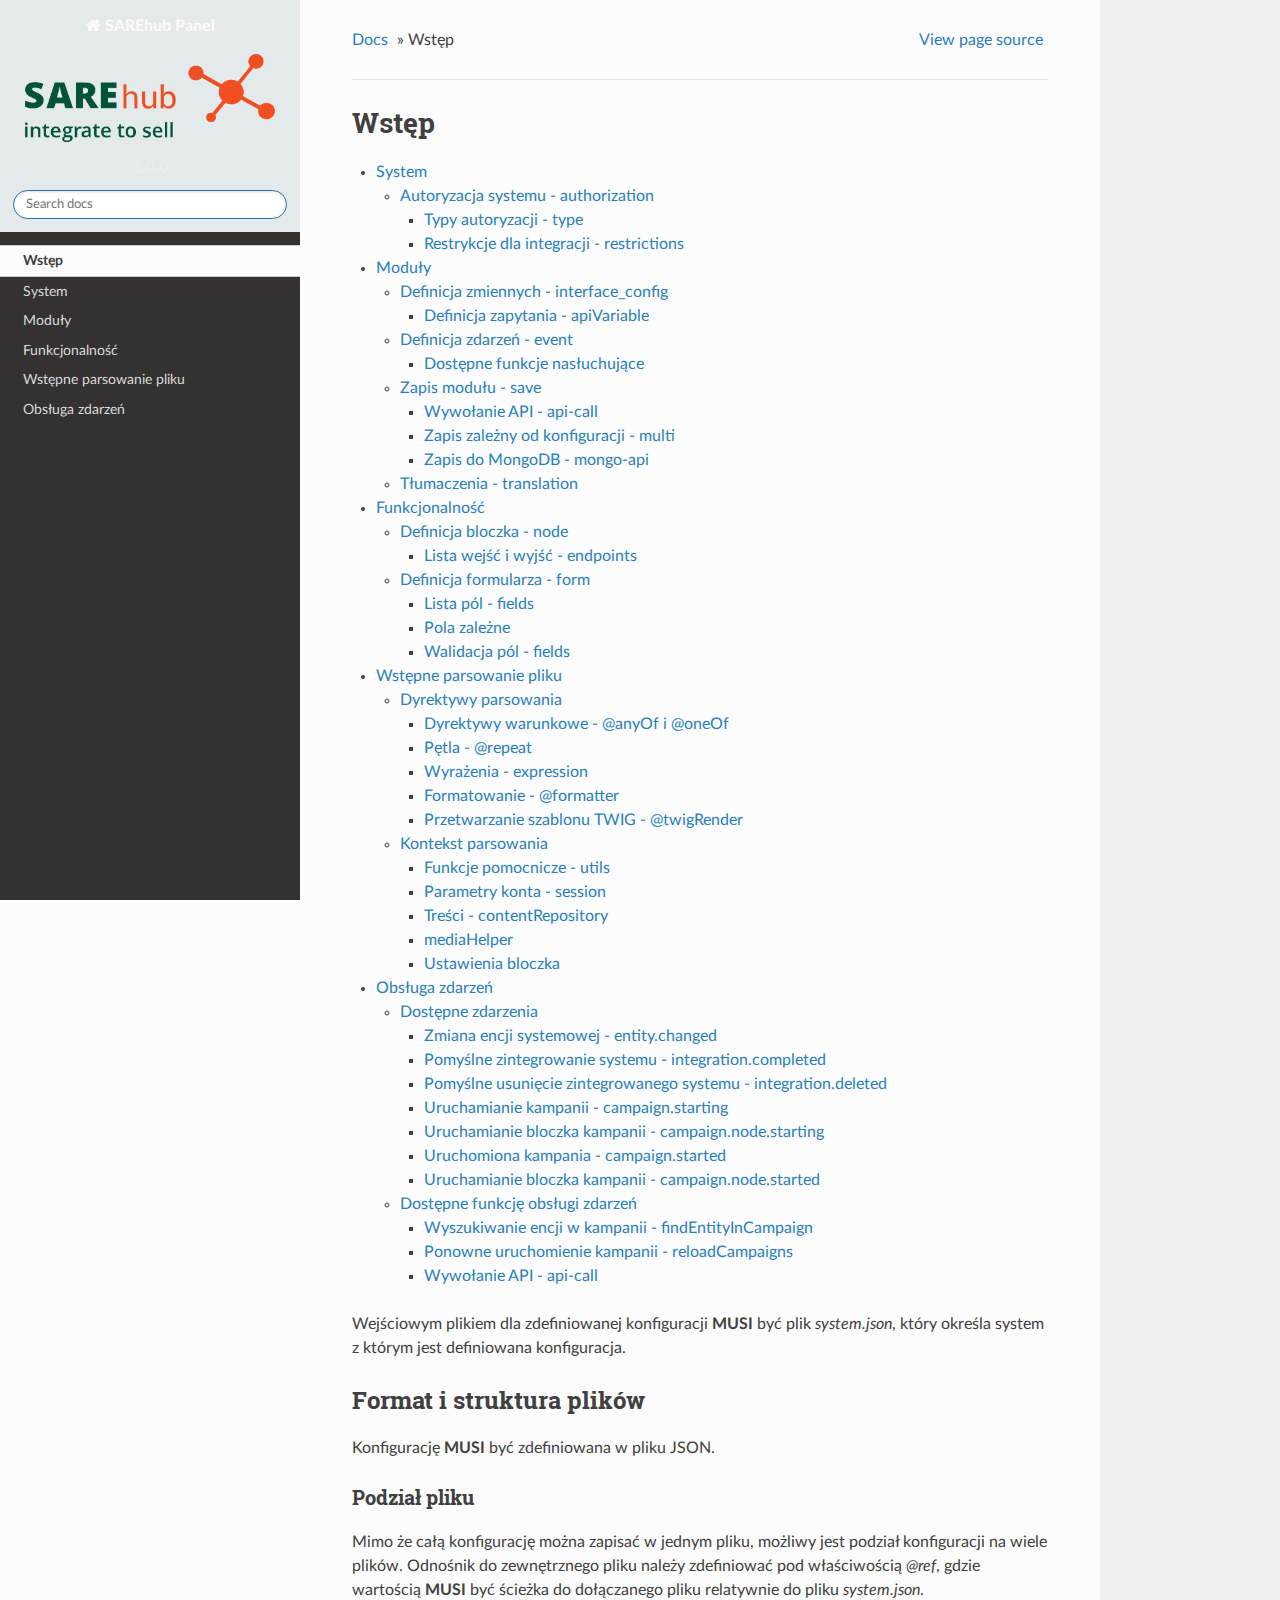
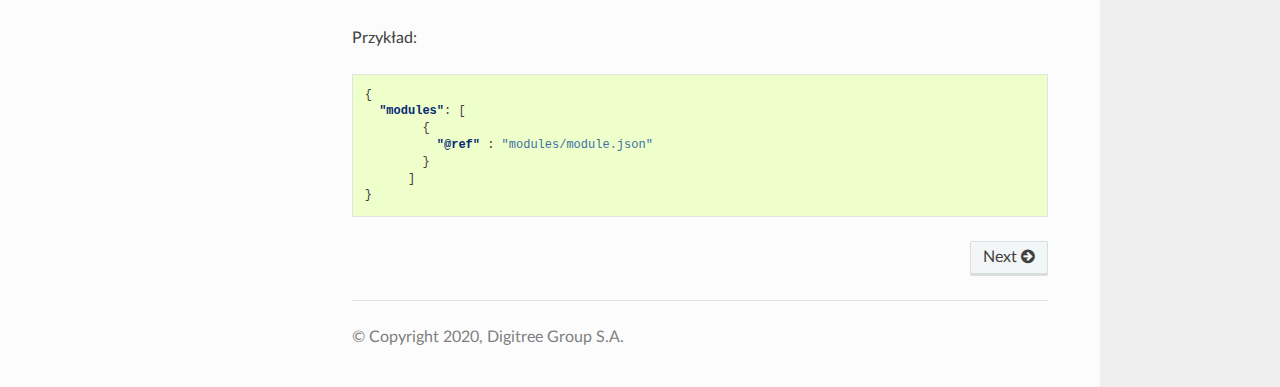
<file: docs/_build/html/index.html>
<!DOCTYPE html>
<!--[if IE 8]><html class="no-js lt-ie9" lang="pl" > <![endif]-->
<!--[if gt IE 8]><!--> <html class="no-js" lang="pl" > <!--<![endif]-->
<head>
  <meta charset="utf-8">
  
  <meta name="viewport" content="width=device-width, initial-scale=1.0">
  
  <title>Wstęp &mdash; SAREhub Panel 1.0.0 - dokumentacja</title>
  

  
  
  
  

  
  <script type="text/javascript" src="_static/js/modernizr.min.js"></script>
  
    
      <script type="text/javascript" id="documentation_options" data-url_root="./" src="_static/documentation_options.js"></script>
        <script type="text/javascript" src="_static/jquery.js"></script>
        <script type="text/javascript" src="_static/underscore.js"></script>
        <script type="text/javascript" src="_static/doctools.js"></script>
        <script type="text/javascript" src="_static/language_data.js"></script>
        <script type="text/javascript" src="_static/translations.js"></script>
    
    <script type="text/javascript" src="_static/js/theme.js"></script>

    

  
  <link rel="stylesheet" href="_static/css/theme.css" type="text/css" />
  <link rel="stylesheet" href="_static/pygments.css" type="text/css" />
  <link rel="stylesheet" href="https://media.readthedocs.org/css/sphinx_rtd_theme.css" type="text/css" />
  <link rel="stylesheet" href="https://media.readthedocs.org/css/readthedocs-doc-embed.css" type="text/css" />
  <link rel="stylesheet" href="_static/css/extra.css" type="text/css" />
    <link rel="index" title="Indeks" href="genindex.html" />
    <link rel="search" title="Szukaj" href="search.html" />
    <link rel="next" title="System" href="system.html" /> 
</head>

<body class="wy-body-for-nav">

   
  <div class="wy-grid-for-nav">
    
    <nav data-toggle="wy-nav-shift" class="wy-nav-side">
      <div class="wy-side-scroll">
        <div class="wy-side-nav-search" >
          

          
            <a href="#" class="icon icon-home"> SAREhub Panel
          

          
            
            <img src="_static/logo.png" class="logo" alt="Logo"/>
          
          </a>

          
            
            
              <div class="version">
                1.0.0
              </div>
            
          

          
<div role="search">
  <form id="rtd-search-form" class="wy-form" action="search.html" method="get">
    <input type="text" name="q" placeholder="Search docs" />
    <input type="hidden" name="check_keywords" value="yes" />
    <input type="hidden" name="area" value="default" />
  </form>
</div>

          
        </div>

        <div class="wy-menu wy-menu-vertical" data-spy="affix" role="navigation" aria-label="main navigation">
          
            
            
              
            
            
              <ul class="current">
<li class="toctree-l1 current"><a class="current reference internal" href="#">Wstęp</a></li>
</ul>
<ul>
<li class="toctree-l1"><a class="reference internal" href="system.html">System</a></li>
<li class="toctree-l1"><a class="reference internal" href="module.html">Moduły</a></li>
<li class="toctree-l1"><a class="reference internal" href="functionality.html">Funkcjonalność</a></li>
<li class="toctree-l1"><a class="reference internal" href="preprocesor.html">Wstępne parsowanie pliku</a></li>
<li class="toctree-l1"><a class="reference internal" href="events.html">Obsługa zdarzeń</a></li>
</ul>

            
          
        </div>
      </div>
    </nav>

    <section data-toggle="wy-nav-shift" class="wy-nav-content-wrap">

      
      <nav class="wy-nav-top" aria-label="top navigation">
        
          <i data-toggle="wy-nav-top" class="fa fa-bars"></i>
          <a href="#">SAREhub Panel</a>
        
      </nav>


      <div class="wy-nav-content">
        
        <div class="rst-content">
        
          















<div role="navigation" aria-label="breadcrumbs navigation">

  <ul class="wy-breadcrumbs">
    
      <li><a href="#">Docs</a> &raquo;</li>
        
      <li>Wstęp</li>
    
    
      <li class="wy-breadcrumbs-aside">
        
            
            <a href="_sources/index.rst.txt" rel="nofollow"> View page source</a>
          
        
      </li>
    
  </ul>

  
  <hr/>
</div>
          <div role="main" class="document" itemscope="itemscope" itemtype="http://schema.org/Article">
           <div itemprop="articleBody">
            
  <div class="section" id="wstep">
<h1>Wstęp<a class="headerlink" href="#wstep" title="Stały odnośnik do tego nagłówka">¶</a></h1>
<div class="toctree-wrapper compound">
</div>
<div class="toctree-wrapper compound">
<ul>
<li class="toctree-l1"><a class="reference internal" href="system.html">System</a><ul>
<li class="toctree-l2"><a class="reference internal" href="system.html#autoryzacja-systemu-authorization">Autoryzacja systemu - authorization</a><ul>
<li class="toctree-l3"><a class="reference internal" href="system.html#typy-autoryzacji-type">Typy autoryzacji - type</a></li>
<li class="toctree-l3"><a class="reference internal" href="system.html#restrykcje-dla-integracji-restrictions">Restrykcje dla integracji - restrictions</a></li>
</ul>
</li>
</ul>
</li>
<li class="toctree-l1"><a class="reference internal" href="module.html">Moduły</a><ul>
<li class="toctree-l2"><a class="reference internal" href="module.html#definicja-zmiennych-interface-config">Definicja zmiennych - interface_config</a><ul>
<li class="toctree-l3"><a class="reference internal" href="module.html#definicja-zapytania-apivariable">Definicja zapytania - apiVariable</a></li>
</ul>
</li>
<li class="toctree-l2"><a class="reference internal" href="module.html#definicja-zdarzen-event">Definicja zdarzeń - event</a><ul>
<li class="toctree-l3"><a class="reference internal" href="module.html#dostepne-funkcje-nasluchujace">Dostępne funkcje nasłuchujące</a></li>
</ul>
</li>
<li class="toctree-l2"><a class="reference internal" href="module.html#zapis-modulu-save">Zapis modułu - save</a><ul>
<li class="toctree-l3"><a class="reference internal" href="module.html#wywolanie-api-api-call">Wywołanie API - api-call</a></li>
<li class="toctree-l3"><a class="reference internal" href="module.html#zapis-zalezny-od-konfiguracji-multi">Zapis zależny od konfiguracji - multi</a></li>
<li class="toctree-l3"><a class="reference internal" href="module.html#zapis-do-mongodb-mongo-api">Zapis do MongoDB - mongo-api</a></li>
</ul>
</li>
<li class="toctree-l2"><a class="reference internal" href="module.html#tlumaczenia-translation">Tłumaczenia - translation</a></li>
</ul>
</li>
<li class="toctree-l1"><a class="reference internal" href="functionality.html">Funkcjonalność</a><ul>
<li class="toctree-l2"><a class="reference internal" href="functionality.html#definicja-bloczka-node">Definicja bloczka - node</a><ul>
<li class="toctree-l3"><a class="reference internal" href="functionality.html#lista-wejsc-i-wyjsc-endpoints">Lista wejść i wyjść - endpoints</a></li>
</ul>
</li>
<li class="toctree-l2"><a class="reference internal" href="functionality.html#definicja-formularza-form">Definicja formularza - form</a><ul>
<li class="toctree-l3"><a class="reference internal" href="functionality.html#lista-pol-fields">Lista pól - fields</a></li>
<li class="toctree-l3"><a class="reference internal" href="functionality.html#pola-zalezne">Pola zależne</a></li>
<li class="toctree-l3"><a class="reference internal" href="functionality.html#walidacja-pol-fields">Walidacja pól - fields</a></li>
</ul>
</li>
</ul>
</li>
<li class="toctree-l1"><a class="reference internal" href="preprocesor.html">Wstępne parsowanie pliku</a><ul>
<li class="toctree-l2"><a class="reference internal" href="preprocesor.html#dyrektywy-parsowania">Dyrektywy parsowania</a><ul>
<li class="toctree-l3"><a class="reference internal" href="preprocesor.html#dyrektywy-warunkowe-anyof-i-oneof">Dyrektywy warunkowe - &#64;anyOf i &#64;oneOf</a></li>
<li class="toctree-l3"><a class="reference internal" href="preprocesor.html#petla-repeat">Pętla - &#64;repeat</a></li>
<li class="toctree-l3"><a class="reference internal" href="preprocesor.html#wyrazenia-expression">Wyrażenia - expression</a></li>
<li class="toctree-l3"><a class="reference internal" href="preprocesor.html#formatowanie-formatter">Formatowanie - &#64;formatter</a></li>
<li class="toctree-l3"><a class="reference internal" href="preprocesor.html#przetwarzanie-szablonu-twig-twigrender">Przetwarzanie szablonu TWIG - &#64;twigRender</a></li>
</ul>
</li>
<li class="toctree-l2"><a class="reference internal" href="preprocesor.html#kontekst-parsowania">Kontekst parsowania</a><ul>
<li class="toctree-l3"><a class="reference internal" href="preprocesor.html#funkcje-pomocnicze-utils">Funkcje pomocnicze - utils</a></li>
<li class="toctree-l3"><a class="reference internal" href="preprocesor.html#parametry-konta-session">Parametry konta - session</a></li>
<li class="toctree-l3"><a class="reference internal" href="preprocesor.html#tresci-contentrepository">Treści - contentRepository</a></li>
<li class="toctree-l3"><a class="reference internal" href="preprocesor.html#mediahelper">mediaHelper</a></li>
<li class="toctree-l3"><a class="reference internal" href="preprocesor.html#ustawienia-bloczka">Ustawienia bloczka</a></li>
</ul>
</li>
</ul>
</li>
<li class="toctree-l1"><a class="reference internal" href="events.html">Obsługa zdarzeń</a><ul>
<li class="toctree-l2"><a class="reference internal" href="events.html#dostepne-zdarzenia">Dostępne zdarzenia</a><ul>
<li class="toctree-l3"><a class="reference internal" href="events.html#zmiana-encji-systemowej-entity-changed">Zmiana encji systemowej - entity.changed</a></li>
<li class="toctree-l3"><a class="reference internal" href="events.html#pomyslne-zintegrowanie-systemu-integration-completed">Pomyślne zintegrowanie systemu - integration.completed</a></li>
<li class="toctree-l3"><a class="reference internal" href="events.html#pomyslne-usuniecie-zintegrowanego-systemu-integration-deleted">Pomyślne usunięcie zintegrowanego systemu - integration.deleted</a></li>
<li class="toctree-l3"><a class="reference internal" href="events.html#uruchamianie-kampanii-campaign-starting">Uruchamianie kampanii - campaign.starting</a></li>
<li class="toctree-l3"><a class="reference internal" href="events.html#uruchamianie-bloczka-kampanii-campaign-node-starting">Uruchamianie bloczka kampanii - campaign.node.starting</a></li>
<li class="toctree-l3"><a class="reference internal" href="events.html#uruchomiona-kampania-campaign-started">Uruchomiona kampania - campaign.started</a></li>
<li class="toctree-l3"><a class="reference internal" href="events.html#uruchamianie-bloczka-kampanii-campaign-node-started">Uruchamianie bloczka kampanii - campaign.node.started</a></li>
</ul>
</li>
<li class="toctree-l2"><a class="reference internal" href="events.html#dostepne-funkcje-obslugi-zdarzen">Dostępne funkcję obsługi zdarzeń</a><ul>
<li class="toctree-l3"><a class="reference internal" href="events.html#wyszukiwanie-encji-w-kampanii-findentityincampaign">Wyszukiwanie encji w kampanii - findEntityInCampaign</a></li>
<li class="toctree-l3"><a class="reference internal" href="events.html#ponowne-uruchomienie-kampanii-reloadcampaigns">Ponowne uruchomienie kampanii - reloadCampaigns</a></li>
<li class="toctree-l3"><a class="reference internal" href="events.html#wywolanie-api-api-call">Wywołanie API - api-call</a></li>
</ul>
</li>
</ul>
</li>
</ul>
</div>
<p>Wejściowym plikiem dla zdefiniowanej konfiguracji <strong>MUSI</strong> być plik <em>system.json</em>, który określa system z którym jest definiowana konfiguracja.</p>
<div class="section" id="format-i-struktura-plikow">
<h2>Format i struktura plików<a class="headerlink" href="#format-i-struktura-plikow" title="Stały odnośnik do tego nagłówka">¶</a></h2>
<p>Konfigurację <strong>MUSI</strong> być zdefiniowana w pliku JSON.</p>
<div class="section" id="podzial-pliku">
<h3>Podział pliku<a class="headerlink" href="#podzial-pliku" title="Stały odnośnik do tego nagłówka">¶</a></h3>
<p>Mimo że całą konfigurację&nbsp;można zapisać w jednym pliku, możliwy jest podział konfiguracji na wiele plików.
Odnośnik do zewnętrznego pliku należy zdefiniować pod właściwością <em>&#64;ref</em>, gdzie wartością <strong>MUSI</strong> być ścieżka do dołączanego pliku relatywnie do pliku <em>system.json</em>.</p>
<p>Przykład:</p>
<div class="highlight-json notranslate"><div class="highlight"><pre><span></span><span class="p">{</span>
  <span class="nt">&quot;modules&quot;</span><span class="p">:</span> <span class="p">[</span>
        <span class="p">{</span>
          <span class="nt">&quot;@ref&quot;</span> <span class="p">:</span> <span class="s2">&quot;modules/module.json&quot;</span>
        <span class="p">}</span>
      <span class="p">]</span>
<span class="p">}</span>
</pre></div>
</div>
</div>
</div>
</div>


           </div>
           
          </div>
          <footer>
  
    <div class="rst-footer-buttons" role="navigation" aria-label="footer navigation">
      
        <a href="system.html" class="btn btn-neutral float-right" title="System" accesskey="n" rel="next">Next <span class="fa fa-arrow-circle-right"></span></a>
      
      
    </div>
  

  <hr/>

  <div role="contentinfo">
    <p>
        &copy; Copyright 2020, Digitree Group S.A.

    </p>
  </div> 

</footer>

        </div>
      </div>

    </section>

  </div>
  


  <script type="text/javascript">
      jQuery(function () {
          SphinxRtdTheme.Navigation.enable(true);
      });
  </script>

  
  
    
   

</body>
</html>
</file>
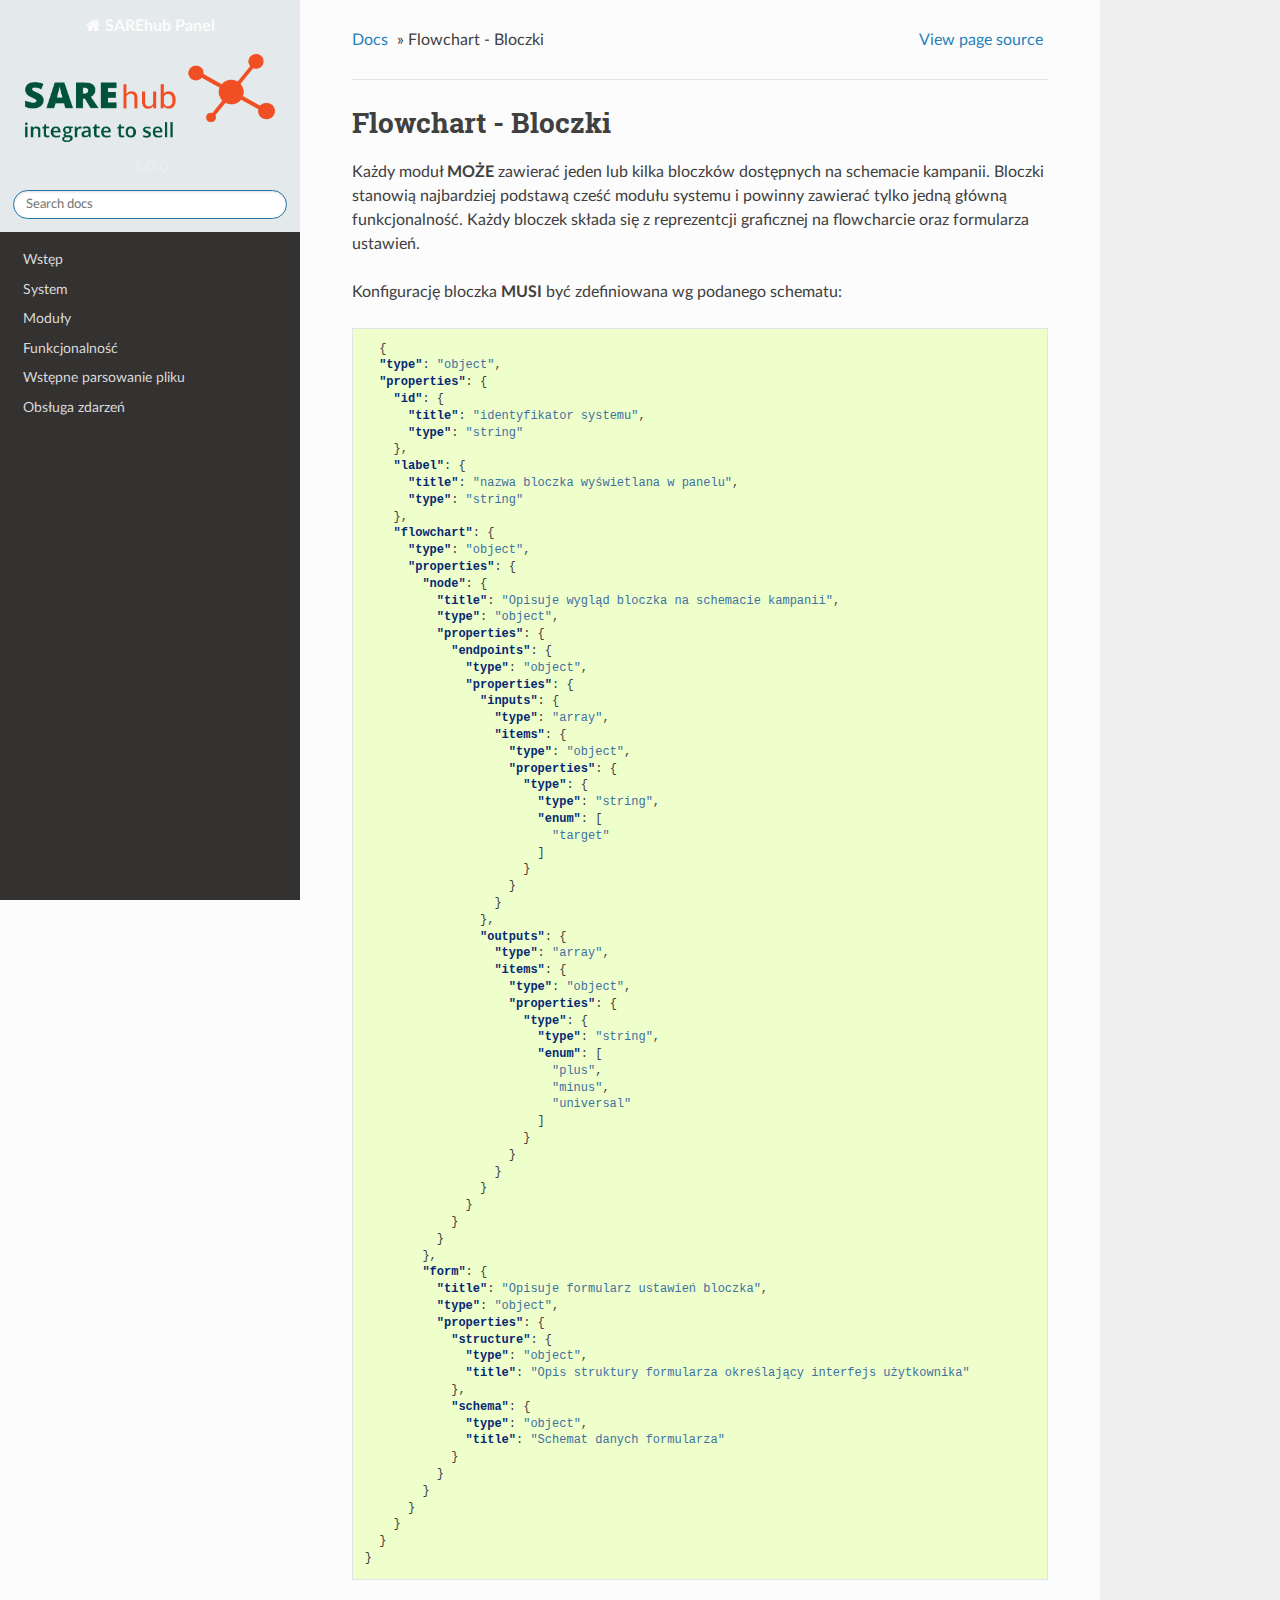
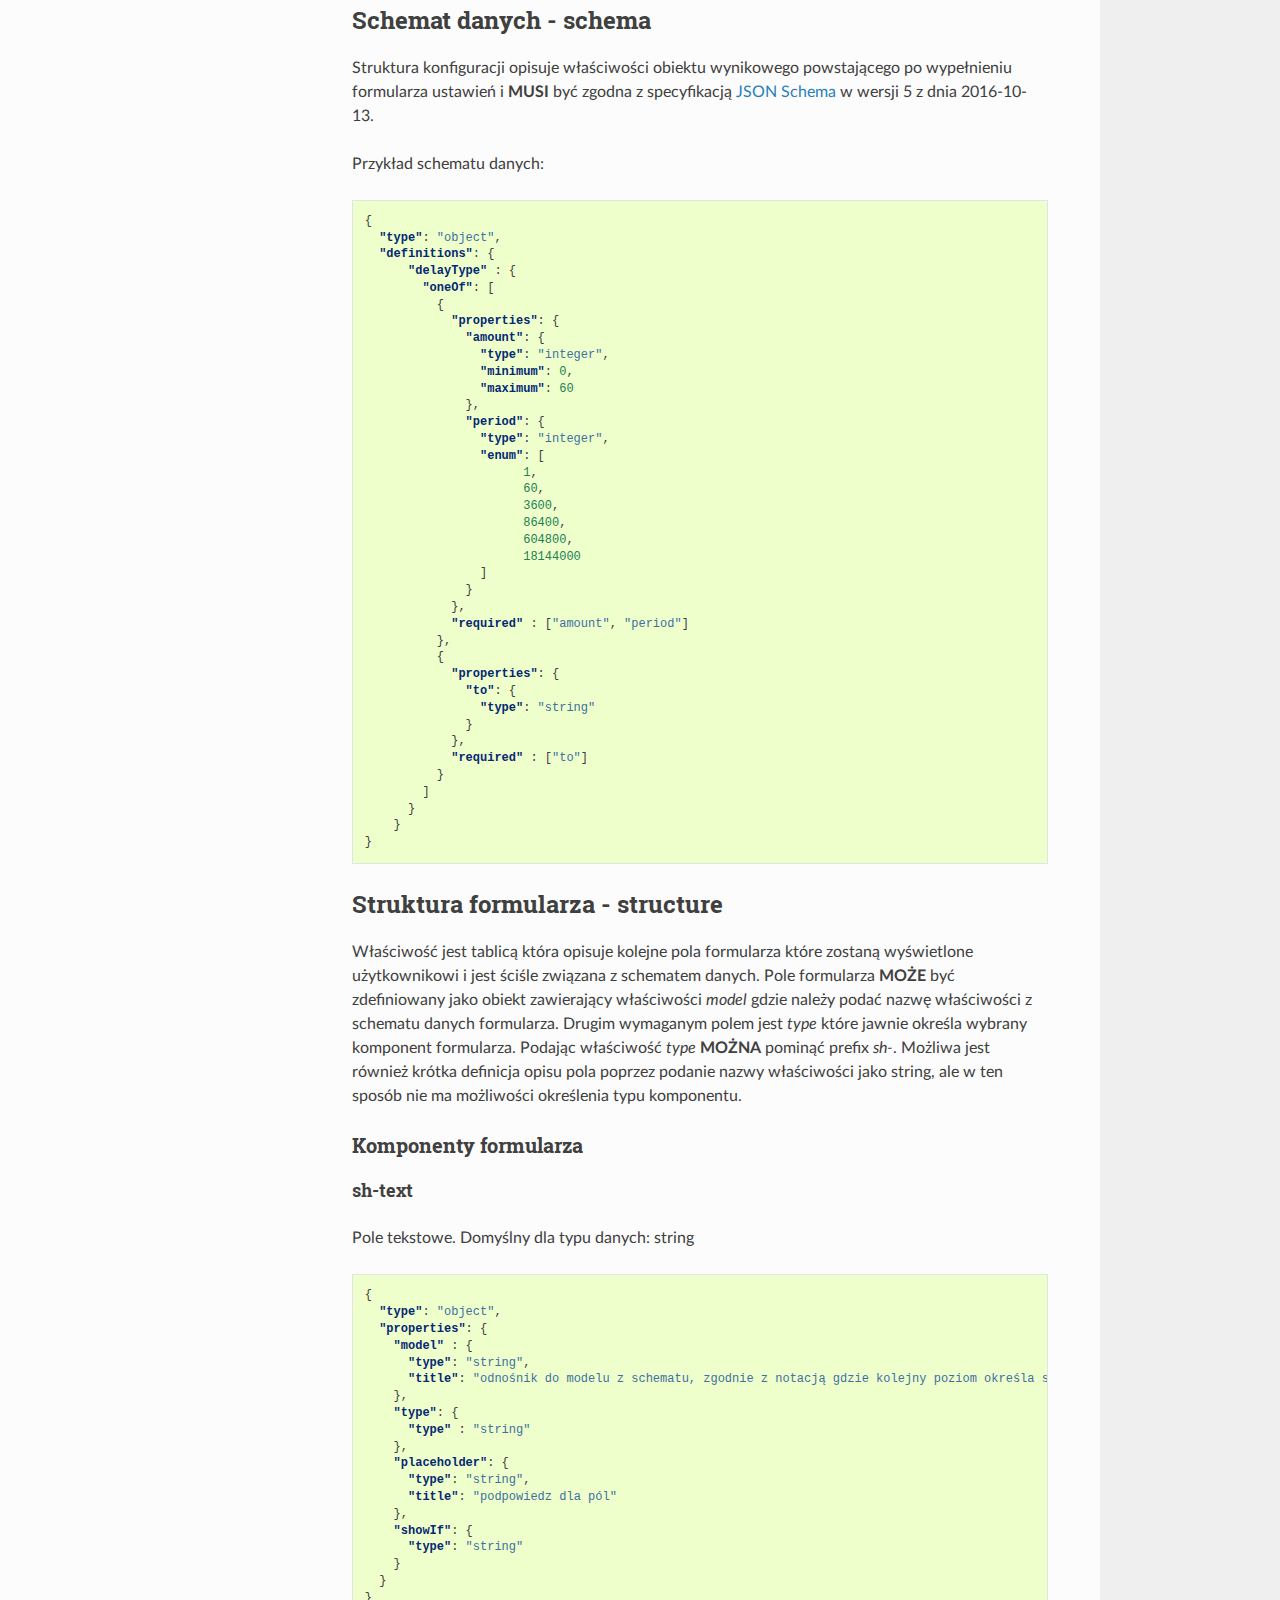
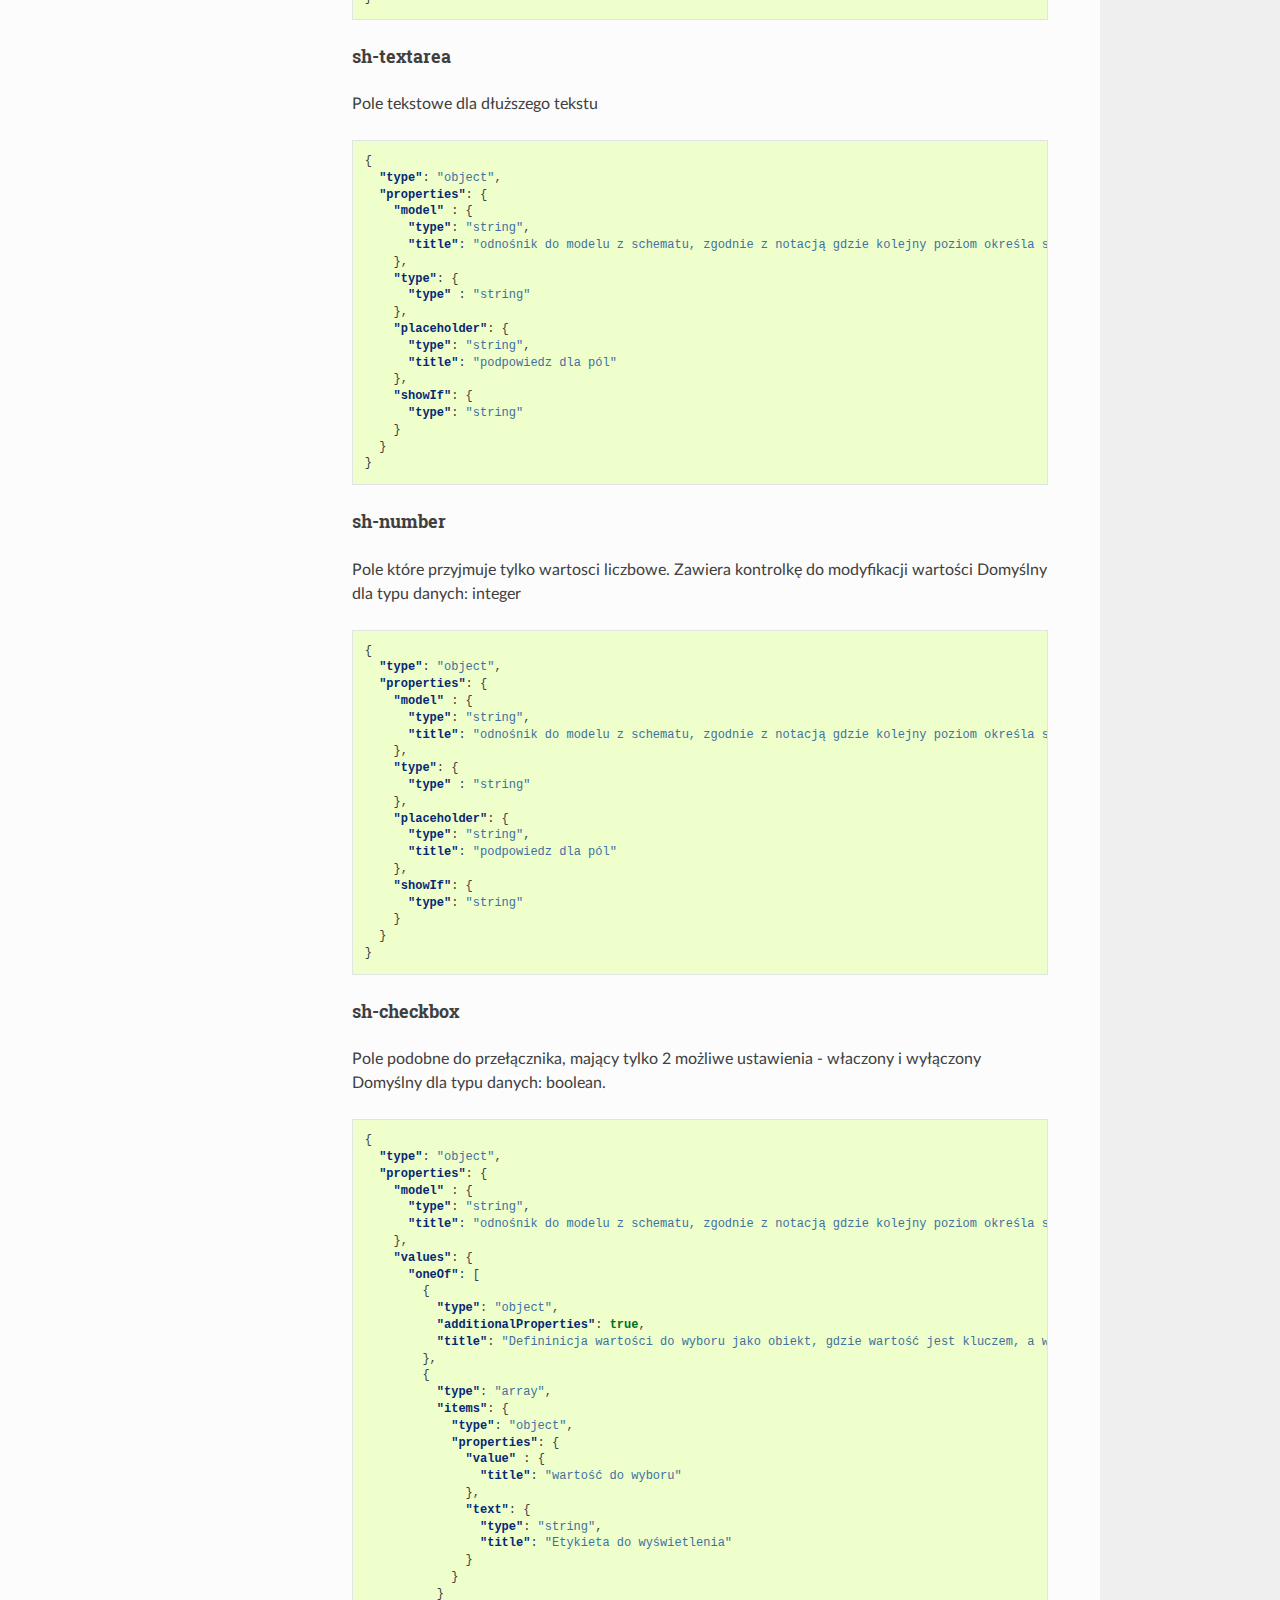
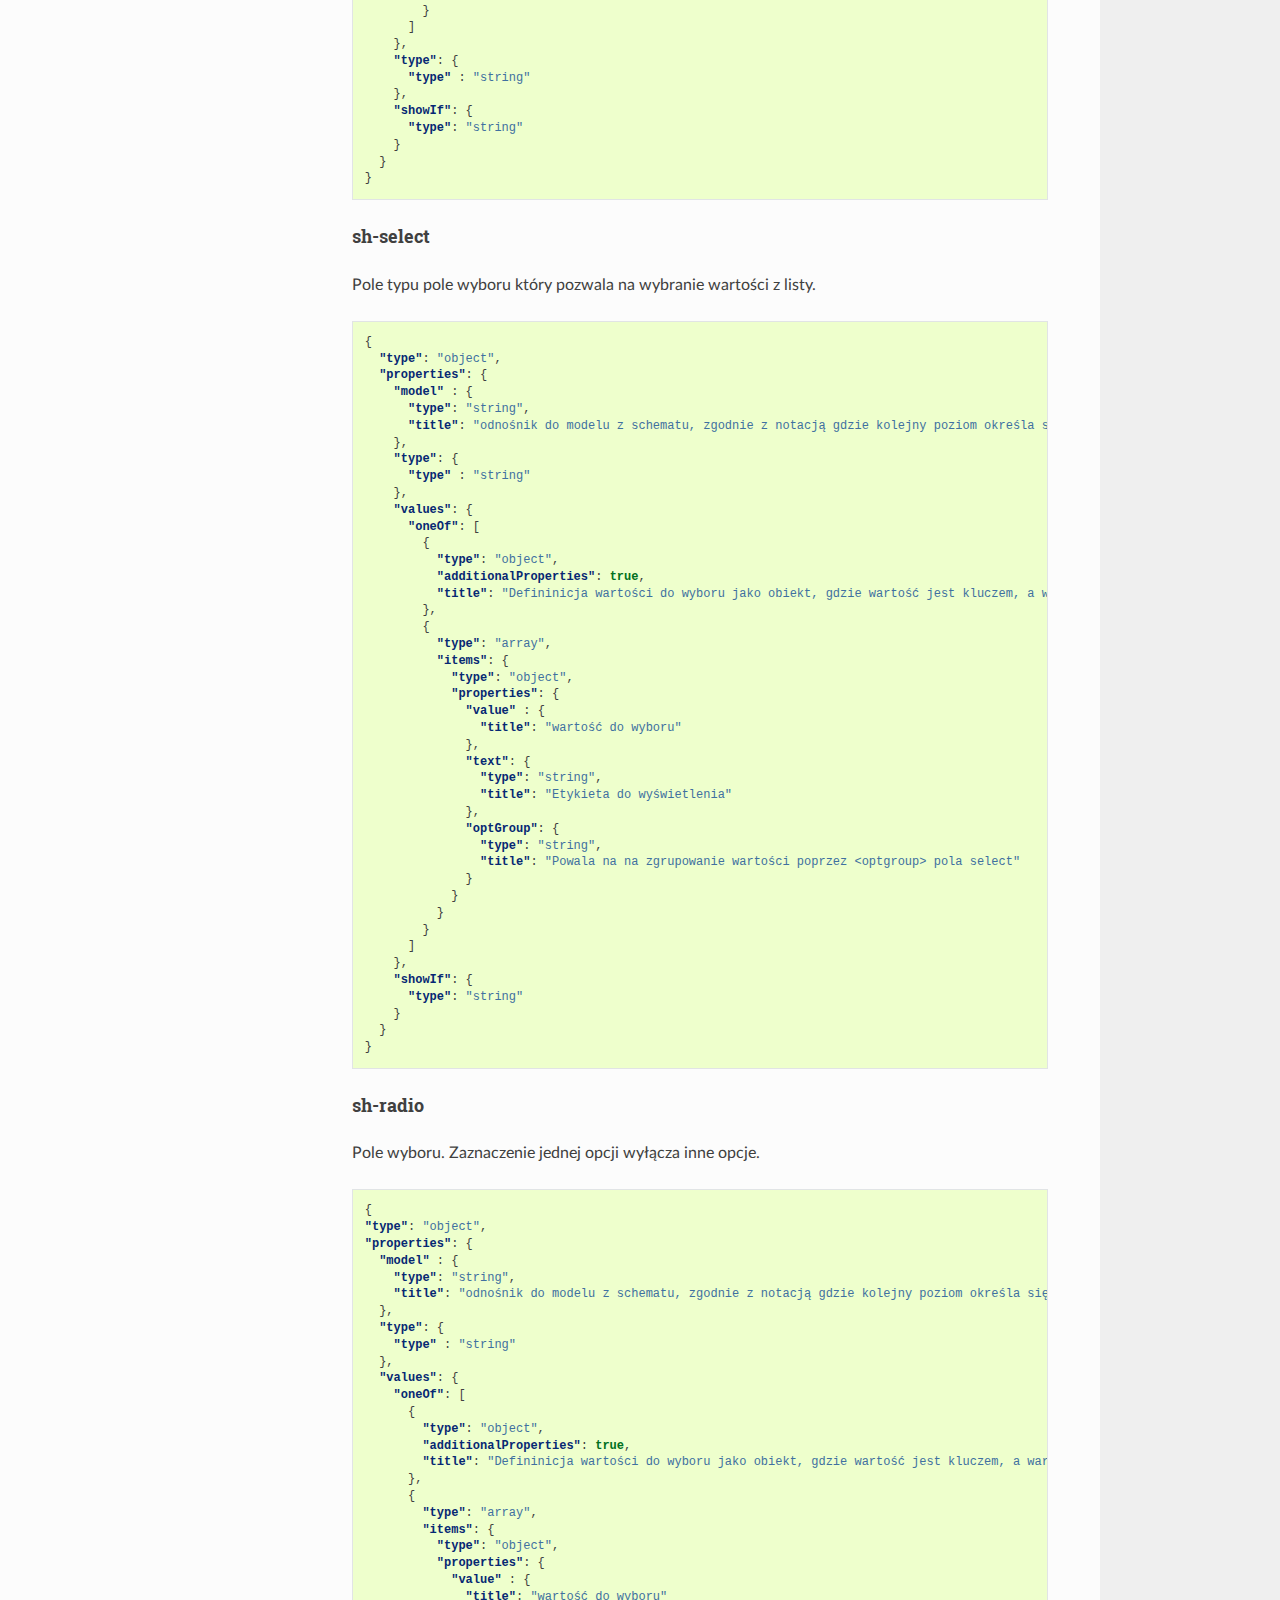
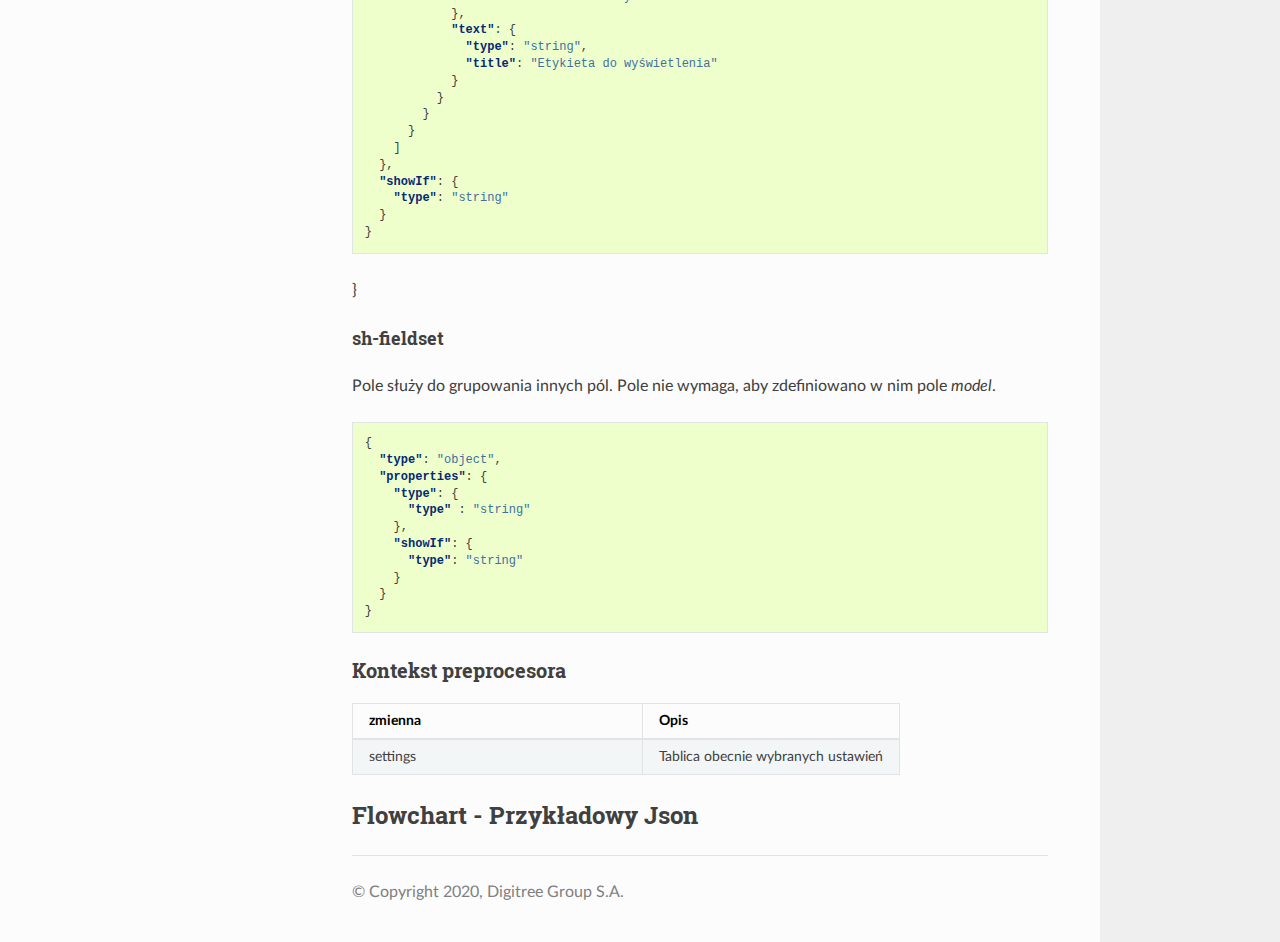
<file: docs/_build/html/flowchart.html>
<!DOCTYPE html>
<!--[if IE 8]><html class="no-js lt-ie9" lang="pl" > <![endif]-->
<!--[if gt IE 8]><!--> <html class="no-js" lang="pl" > <!--<![endif]-->
<head>
  <meta charset="utf-8">
  
  <meta name="viewport" content="width=device-width, initial-scale=1.0">
  
  <title>Flowchart - Bloczki &mdash; SAREhub Panel 1.0.0 - dokumentacja</title>
  

  
  
  
  

  
  <script type="text/javascript" src="_static/js/modernizr.min.js"></script>
  
    
      <script type="text/javascript" id="documentation_options" data-url_root="./" src="_static/documentation_options.js"></script>
        <script type="text/javascript" src="_static/jquery.js"></script>
        <script type="text/javascript" src="_static/underscore.js"></script>
        <script type="text/javascript" src="_static/doctools.js"></script>
        <script type="text/javascript" src="_static/language_data.js"></script>
        <script type="text/javascript" src="_static/translations.js"></script>
    
    <script type="text/javascript" src="_static/js/theme.js"></script>

    

  
  <link rel="stylesheet" href="_static/css/theme.css" type="text/css" />
  <link rel="stylesheet" href="_static/pygments.css" type="text/css" />
  <link rel="stylesheet" href="https://media.readthedocs.org/css/sphinx_rtd_theme.css" type="text/css" />
  <link rel="stylesheet" href="https://media.readthedocs.org/css/readthedocs-doc-embed.css" type="text/css" />
  <link rel="stylesheet" href="_static/css/extra.css" type="text/css" />
    <link rel="index" title="Indeks" href="genindex.html" />
    <link rel="search" title="Szukaj" href="search.html" /> 
</head>

<body class="wy-body-for-nav">

   
  <div class="wy-grid-for-nav">
    
    <nav data-toggle="wy-nav-shift" class="wy-nav-side">
      <div class="wy-side-scroll">
        <div class="wy-side-nav-search" >
          

          
            <a href="index.html" class="icon icon-home"> SAREhub Panel
          

          
            
            <img src="_static/logo.png" class="logo" alt="Logo"/>
          
          </a>

          
            
            
              <div class="version">
                1.0.0
              </div>
            
          

          
<div role="search">
  <form id="rtd-search-form" class="wy-form" action="search.html" method="get">
    <input type="text" name="q" placeholder="Search docs" />
    <input type="hidden" name="check_keywords" value="yes" />
    <input type="hidden" name="area" value="default" />
  </form>
</div>

          
        </div>

        <div class="wy-menu wy-menu-vertical" data-spy="affix" role="navigation" aria-label="main navigation">
          
            
            
              
            
            
              <ul>
<li class="toctree-l1"><a class="reference internal" href="index.html">Wstęp</a></li>
</ul>
<ul>
<li class="toctree-l1"><a class="reference internal" href="system.html">System</a></li>
<li class="toctree-l1"><a class="reference internal" href="module.html">Moduły</a></li>
<li class="toctree-l1"><a class="reference internal" href="functionality.html">Funkcjonalność</a></li>
<li class="toctree-l1"><a class="reference internal" href="preprocesor.html">Wstępne parsowanie pliku</a></li>
<li class="toctree-l1"><a class="reference internal" href="events.html">Obsługa zdarzeń</a></li>
</ul>

            
          
        </div>
      </div>
    </nav>

    <section data-toggle="wy-nav-shift" class="wy-nav-content-wrap">

      
      <nav class="wy-nav-top" aria-label="top navigation">
        
          <i data-toggle="wy-nav-top" class="fa fa-bars"></i>
          <a href="index.html">SAREhub Panel</a>
        
      </nav>


      <div class="wy-nav-content">
        
        <div class="rst-content">
        
          















<div role="navigation" aria-label="breadcrumbs navigation">

  <ul class="wy-breadcrumbs">
    
      <li><a href="index.html">Docs</a> &raquo;</li>
        
      <li>Flowchart - Bloczki</li>
    
    
      <li class="wy-breadcrumbs-aside">
        
            
            <a href="_sources/flowchart.rst.txt" rel="nofollow"> View page source</a>
          
        
      </li>
    
  </ul>

  
  <hr/>
</div>
          <div role="main" class="document" itemscope="itemscope" itemtype="http://schema.org/Article">
           <div itemprop="articleBody">
            
  <div class="section" id="flowchart-bloczki">
<h1>Flowchart - Bloczki<a class="headerlink" href="#flowchart-bloczki" title="Stały odnośnik do tego nagłówka">¶</a></h1>
<p>Każdy moduł <strong>MOŻE</strong> zawierać jeden lub kilka bloczków dostępnych na schemacie kampanii.
Bloczki stanowią najbardziej podstawą cześć modułu systemu i powinny zawierać tylko jedną główną funkcjonalność.
Każdy bloczek składa się z reprezentcji graficznej na flowcharcie oraz formularza ustawień.</p>
<p>Konfigurację bloczka <strong>MUSI</strong> być zdefiniowana wg podanego schematu:</p>
<div class="highlight-json notranslate"><div class="highlight"><pre><span></span>  <span class="p">{</span>
  <span class="nt">&quot;type&quot;</span><span class="p">:</span> <span class="s2">&quot;object&quot;</span><span class="p">,</span>
  <span class="nt">&quot;properties&quot;</span><span class="p">:</span> <span class="p">{</span>
    <span class="nt">&quot;id&quot;</span><span class="p">:</span> <span class="p">{</span>
      <span class="nt">&quot;title&quot;</span><span class="p">:</span> <span class="s2">&quot;identyfikator systemu&quot;</span><span class="p">,</span>
      <span class="nt">&quot;type&quot;</span><span class="p">:</span> <span class="s2">&quot;string&quot;</span>
    <span class="p">},</span>
    <span class="nt">&quot;label&quot;</span><span class="p">:</span> <span class="p">{</span>
      <span class="nt">&quot;title&quot;</span><span class="p">:</span> <span class="s2">&quot;nazwa bloczka wyświetlana w panelu&quot;</span><span class="p">,</span>
      <span class="nt">&quot;type&quot;</span><span class="p">:</span> <span class="s2">&quot;string&quot;</span>
    <span class="p">},</span>
    <span class="nt">&quot;flowchart&quot;</span><span class="p">:</span> <span class="p">{</span>
      <span class="nt">&quot;type&quot;</span><span class="p">:</span> <span class="s2">&quot;object&quot;</span><span class="p">,</span>
      <span class="nt">&quot;properties&quot;</span><span class="p">:</span> <span class="p">{</span>
        <span class="nt">&quot;node&quot;</span><span class="p">:</span> <span class="p">{</span>
          <span class="nt">&quot;title&quot;</span><span class="p">:</span> <span class="s2">&quot;Opisuje wygląd bloczka na schemacie kampanii&quot;</span><span class="p">,</span>
          <span class="nt">&quot;type&quot;</span><span class="p">:</span> <span class="s2">&quot;object&quot;</span><span class="p">,</span>
          <span class="nt">&quot;properties&quot;</span><span class="p">:</span> <span class="p">{</span>
            <span class="nt">&quot;endpoints&quot;</span><span class="p">:</span> <span class="p">{</span>
              <span class="nt">&quot;type&quot;</span><span class="p">:</span> <span class="s2">&quot;object&quot;</span><span class="p">,</span>
              <span class="nt">&quot;properties&quot;</span><span class="p">:</span> <span class="p">{</span>
                <span class="nt">&quot;inputs&quot;</span><span class="p">:</span> <span class="p">{</span>
                  <span class="nt">&quot;type&quot;</span><span class="p">:</span> <span class="s2">&quot;array&quot;</span><span class="p">,</span>
                  <span class="nt">&quot;items&quot;</span><span class="p">:</span> <span class="p">{</span>
                    <span class="nt">&quot;type&quot;</span><span class="p">:</span> <span class="s2">&quot;object&quot;</span><span class="p">,</span>
                    <span class="nt">&quot;properties&quot;</span><span class="p">:</span> <span class="p">{</span>
                      <span class="nt">&quot;type&quot;</span><span class="p">:</span> <span class="p">{</span>
                        <span class="nt">&quot;type&quot;</span><span class="p">:</span> <span class="s2">&quot;string&quot;</span><span class="p">,</span>
                        <span class="nt">&quot;enum&quot;</span><span class="p">:</span> <span class="p">[</span>
                          <span class="s2">&quot;target&quot;</span>
                        <span class="p">]</span>
                      <span class="p">}</span>
                    <span class="p">}</span>
                  <span class="p">}</span>
                <span class="p">},</span>
                <span class="nt">&quot;outputs&quot;</span><span class="p">:</span> <span class="p">{</span>
                  <span class="nt">&quot;type&quot;</span><span class="p">:</span> <span class="s2">&quot;array&quot;</span><span class="p">,</span>
                  <span class="nt">&quot;items&quot;</span><span class="p">:</span> <span class="p">{</span>
                    <span class="nt">&quot;type&quot;</span><span class="p">:</span> <span class="s2">&quot;object&quot;</span><span class="p">,</span>
                    <span class="nt">&quot;properties&quot;</span><span class="p">:</span> <span class="p">{</span>
                      <span class="nt">&quot;type&quot;</span><span class="p">:</span> <span class="p">{</span>
                        <span class="nt">&quot;type&quot;</span><span class="p">:</span> <span class="s2">&quot;string&quot;</span><span class="p">,</span>
                        <span class="nt">&quot;enum&quot;</span><span class="p">:</span> <span class="p">[</span>
                          <span class="s2">&quot;plus&quot;</span><span class="p">,</span>
                          <span class="s2">&quot;minus&quot;</span><span class="p">,</span>
                          <span class="s2">&quot;universal&quot;</span>
                        <span class="p">]</span>
                      <span class="p">}</span>
                    <span class="p">}</span>
                  <span class="p">}</span>
                <span class="p">}</span>
              <span class="p">}</span>
            <span class="p">}</span>
          <span class="p">}</span>
        <span class="p">},</span>
        <span class="nt">&quot;form&quot;</span><span class="p">:</span> <span class="p">{</span>
          <span class="nt">&quot;title&quot;</span><span class="p">:</span> <span class="s2">&quot;Opisuje formularz ustawień bloczka&quot;</span><span class="p">,</span>
          <span class="nt">&quot;type&quot;</span><span class="p">:</span> <span class="s2">&quot;object&quot;</span><span class="p">,</span>
          <span class="nt">&quot;properties&quot;</span><span class="p">:</span> <span class="p">{</span>
            <span class="nt">&quot;structure&quot;</span><span class="p">:</span> <span class="p">{</span>
              <span class="nt">&quot;type&quot;</span><span class="p">:</span> <span class="s2">&quot;object&quot;</span><span class="p">,</span>
              <span class="nt">&quot;title&quot;</span><span class="p">:</span> <span class="s2">&quot;Opis struktury formularza określający interfejs użytkownika&quot;</span>
            <span class="p">},</span>
            <span class="nt">&quot;schema&quot;</span><span class="p">:</span> <span class="p">{</span>
              <span class="nt">&quot;type&quot;</span><span class="p">:</span> <span class="s2">&quot;object&quot;</span><span class="p">,</span>
              <span class="nt">&quot;title&quot;</span><span class="p">:</span> <span class="s2">&quot;Schemat danych formularza&quot;</span>
            <span class="p">}</span>
          <span class="p">}</span>
        <span class="p">}</span>
      <span class="p">}</span>
    <span class="p">}</span>
  <span class="p">}</span>
<span class="p">}</span>
</pre></div>
</div>
<div class="section" id="schemat-danych-schema">
<h2>Schemat danych - schema<a class="headerlink" href="#schemat-danych-schema" title="Stały odnośnik do tego nagłówka">¶</a></h2>
<p>Struktura konfiguracji opisuje właściwości obiektu wynikowego powstającego po wypełnieniu formularza ustawień i <strong>MUSI</strong> być zgodna z specyfikacją&nbsp;<a class="reference external" href="http://json-schema.org/">JSON Schema</a> w wersji 5 z dnia 2016-10-13.</p>
<p>Przykład schematu danych:</p>
<div class="highlight-json notranslate"><div class="highlight"><pre><span></span><span class="p">{</span>
  <span class="nt">&quot;type&quot;</span><span class="p">:</span> <span class="s2">&quot;object&quot;</span><span class="p">,</span>
  <span class="nt">&quot;definitions&quot;</span><span class="p">:</span> <span class="p">{</span>
      <span class="nt">&quot;delayType&quot;</span> <span class="p">:</span> <span class="p">{</span>
        <span class="nt">&quot;oneOf&quot;</span><span class="p">:</span> <span class="p">[</span>
          <span class="p">{</span>
            <span class="nt">&quot;properties&quot;</span><span class="p">:</span> <span class="p">{</span>
              <span class="nt">&quot;amount&quot;</span><span class="p">:</span> <span class="p">{</span>
                <span class="nt">&quot;type&quot;</span><span class="p">:</span> <span class="s2">&quot;integer&quot;</span><span class="p">,</span>
                <span class="nt">&quot;minimum&quot;</span><span class="p">:</span> <span class="mi">0</span><span class="p">,</span>
                <span class="nt">&quot;maximum&quot;</span><span class="p">:</span> <span class="mi">60</span>
              <span class="p">},</span>
              <span class="nt">&quot;period&quot;</span><span class="p">:</span> <span class="p">{</span>
                <span class="nt">&quot;type&quot;</span><span class="p">:</span> <span class="s2">&quot;integer&quot;</span><span class="p">,</span>
                <span class="nt">&quot;enum&quot;</span><span class="p">:</span> <span class="p">[</span>
                      <span class="mi">1</span><span class="p">,</span>
                      <span class="mi">60</span><span class="p">,</span>
                      <span class="mi">3600</span><span class="p">,</span>
                      <span class="mi">86400</span><span class="p">,</span>
                      <span class="mi">604800</span><span class="p">,</span>
                      <span class="mi">18144000</span>
                <span class="p">]</span>
              <span class="p">}</span>
            <span class="p">},</span>
            <span class="nt">&quot;required&quot;</span> <span class="p">:</span> <span class="p">[</span><span class="s2">&quot;amount&quot;</span><span class="p">,</span> <span class="s2">&quot;period&quot;</span><span class="p">]</span>
          <span class="p">},</span>
          <span class="p">{</span>
            <span class="nt">&quot;properties&quot;</span><span class="p">:</span> <span class="p">{</span>
              <span class="nt">&quot;to&quot;</span><span class="p">:</span> <span class="p">{</span>
                <span class="nt">&quot;type&quot;</span><span class="p">:</span> <span class="s2">&quot;string&quot;</span>
              <span class="p">}</span>
            <span class="p">},</span>
            <span class="nt">&quot;required&quot;</span> <span class="p">:</span> <span class="p">[</span><span class="s2">&quot;to&quot;</span><span class="p">]</span>
          <span class="p">}</span>
        <span class="p">]</span>
      <span class="p">}</span>
    <span class="p">}</span>
<span class="p">}</span>
</pre></div>
</div>
</div>
<div class="section" id="struktura-formularza-structure">
<h2>Struktura formularza - structure<a class="headerlink" href="#struktura-formularza-structure" title="Stały odnośnik do tego nagłówka">¶</a></h2>
<p>Właściwość jest tablicą która opisuje kolejne pola formularza które zostaną wyświetlone użytkownikowi i jest ściśle związana z schematem danych.
Pole formularza <strong>MOŻE</strong> być zdefiniowany jako obiekt zawierający właściwości <em>model</em> gdzie należy podać nazwę właściwości z schematu danych formularza.
Drugim wymaganym polem jest <em>type</em> które jawnie określa wybrany komponent formularza.
Podając właściwość <em>type</em> <strong>MOŻNA</strong> pominąć prefix <em>sh-</em>.
Możliwa jest również krótka definicja opisu pola poprzez podanie nazwy właściwości jako string,
ale w ten sposób nie ma możliwości określenia typu komponentu.</p>
<div class="section" id="komponenty-formularza">
<h3>Komponenty formularza<a class="headerlink" href="#komponenty-formularza" title="Stały odnośnik do tego nagłówka">¶</a></h3>
<div class="section" id="sh-text">
<h4>sh-text<a class="headerlink" href="#sh-text" title="Stały odnośnik do tego nagłówka">¶</a></h4>
<p>Pole tekstowe.
Domyślny dla typu danych: string</p>
<div class="highlight-json notranslate"><div class="highlight"><pre><span></span><span class="p">{</span>
  <span class="nt">&quot;type&quot;</span><span class="p">:</span> <span class="s2">&quot;object&quot;</span><span class="p">,</span>
  <span class="nt">&quot;properties&quot;</span><span class="p">:</span> <span class="p">{</span>
    <span class="nt">&quot;model&quot;</span> <span class="p">:</span> <span class="p">{</span>
      <span class="nt">&quot;type&quot;</span><span class="p">:</span> <span class="s2">&quot;string&quot;</span><span class="p">,</span>
      <span class="nt">&quot;title&quot;</span><span class="p">:</span> <span class="s2">&quot;odnośnik do modelu z schematu, zgodnie z notacją gdzie kolejny poziom określa się .&quot;</span>
    <span class="p">},</span>
    <span class="nt">&quot;type&quot;</span><span class="p">:</span> <span class="p">{</span>
      <span class="nt">&quot;type&quot;</span> <span class="p">:</span> <span class="s2">&quot;string&quot;</span>
    <span class="p">},</span>
    <span class="nt">&quot;placeholder&quot;</span><span class="p">:</span> <span class="p">{</span>
      <span class="nt">&quot;type&quot;</span><span class="p">:</span> <span class="s2">&quot;string&quot;</span><span class="p">,</span>
      <span class="nt">&quot;title&quot;</span><span class="p">:</span> <span class="s2">&quot;podpowiedz dla pól&quot;</span>
    <span class="p">},</span>
    <span class="nt">&quot;showIf&quot;</span><span class="p">:</span> <span class="p">{</span>
      <span class="nt">&quot;type&quot;</span><span class="p">:</span> <span class="s2">&quot;string&quot;</span>
    <span class="p">}</span>
  <span class="p">}</span>
<span class="p">}</span>
</pre></div>
</div>
</div>
<div class="section" id="sh-textarea">
<h4>sh-textarea<a class="headerlink" href="#sh-textarea" title="Stały odnośnik do tego nagłówka">¶</a></h4>
<p>Pole tekstowe dla dłuższego tekstu</p>
<div class="highlight-json notranslate"><div class="highlight"><pre><span></span><span class="p">{</span>
  <span class="nt">&quot;type&quot;</span><span class="p">:</span> <span class="s2">&quot;object&quot;</span><span class="p">,</span>
  <span class="nt">&quot;properties&quot;</span><span class="p">:</span> <span class="p">{</span>
    <span class="nt">&quot;model&quot;</span> <span class="p">:</span> <span class="p">{</span>
      <span class="nt">&quot;type&quot;</span><span class="p">:</span> <span class="s2">&quot;string&quot;</span><span class="p">,</span>
      <span class="nt">&quot;title&quot;</span><span class="p">:</span> <span class="s2">&quot;odnośnik do modelu z schematu, zgodnie z notacją gdzie kolejny poziom określa się .&quot;</span>
    <span class="p">},</span>
    <span class="nt">&quot;type&quot;</span><span class="p">:</span> <span class="p">{</span>
      <span class="nt">&quot;type&quot;</span> <span class="p">:</span> <span class="s2">&quot;string&quot;</span>
    <span class="p">},</span>
    <span class="nt">&quot;placeholder&quot;</span><span class="p">:</span> <span class="p">{</span>
      <span class="nt">&quot;type&quot;</span><span class="p">:</span> <span class="s2">&quot;string&quot;</span><span class="p">,</span>
      <span class="nt">&quot;title&quot;</span><span class="p">:</span> <span class="s2">&quot;podpowiedz dla pól&quot;</span>
    <span class="p">},</span>
    <span class="nt">&quot;showIf&quot;</span><span class="p">:</span> <span class="p">{</span>
      <span class="nt">&quot;type&quot;</span><span class="p">:</span> <span class="s2">&quot;string&quot;</span>
    <span class="p">}</span>
  <span class="p">}</span>
<span class="p">}</span>
</pre></div>
</div>
</div>
<div class="section" id="sh-number">
<h4>sh-number<a class="headerlink" href="#sh-number" title="Stały odnośnik do tego nagłówka">¶</a></h4>
<p>Pole które przyjmuje tylko wartosci liczbowe. Zawiera kontrolkę do modyfikacji wartości
Domyślny dla typu danych: integer</p>
<div class="highlight-json notranslate"><div class="highlight"><pre><span></span><span class="p">{</span>
  <span class="nt">&quot;type&quot;</span><span class="p">:</span> <span class="s2">&quot;object&quot;</span><span class="p">,</span>
  <span class="nt">&quot;properties&quot;</span><span class="p">:</span> <span class="p">{</span>
    <span class="nt">&quot;model&quot;</span> <span class="p">:</span> <span class="p">{</span>
      <span class="nt">&quot;type&quot;</span><span class="p">:</span> <span class="s2">&quot;string&quot;</span><span class="p">,</span>
      <span class="nt">&quot;title&quot;</span><span class="p">:</span> <span class="s2">&quot;odnośnik do modelu z schematu, zgodnie z notacją gdzie kolejny poziom określa się .&quot;</span>
    <span class="p">},</span>
    <span class="nt">&quot;type&quot;</span><span class="p">:</span> <span class="p">{</span>
      <span class="nt">&quot;type&quot;</span> <span class="p">:</span> <span class="s2">&quot;string&quot;</span>
    <span class="p">},</span>
    <span class="nt">&quot;placeholder&quot;</span><span class="p">:</span> <span class="p">{</span>
      <span class="nt">&quot;type&quot;</span><span class="p">:</span> <span class="s2">&quot;string&quot;</span><span class="p">,</span>
      <span class="nt">&quot;title&quot;</span><span class="p">:</span> <span class="s2">&quot;podpowiedz dla pól&quot;</span>
    <span class="p">},</span>
    <span class="nt">&quot;showIf&quot;</span><span class="p">:</span> <span class="p">{</span>
      <span class="nt">&quot;type&quot;</span><span class="p">:</span> <span class="s2">&quot;string&quot;</span>
    <span class="p">}</span>
  <span class="p">}</span>
<span class="p">}</span>
</pre></div>
</div>
</div>
<div class="section" id="sh-checkbox">
<h4>sh-checkbox<a class="headerlink" href="#sh-checkbox" title="Stały odnośnik do tego nagłówka">¶</a></h4>
<p>Pole podobne do przełącznika, mający tylko 2 możliwe ustawienia - właczony i wyłączony
Domyślny dla typu danych: boolean.</p>
<div class="highlight-json notranslate"><div class="highlight"><pre><span></span><span class="p">{</span>
  <span class="nt">&quot;type&quot;</span><span class="p">:</span> <span class="s2">&quot;object&quot;</span><span class="p">,</span>
  <span class="nt">&quot;properties&quot;</span><span class="p">:</span> <span class="p">{</span>
    <span class="nt">&quot;model&quot;</span> <span class="p">:</span> <span class="p">{</span>
      <span class="nt">&quot;type&quot;</span><span class="p">:</span> <span class="s2">&quot;string&quot;</span><span class="p">,</span>
      <span class="nt">&quot;title&quot;</span><span class="p">:</span> <span class="s2">&quot;odnośnik do modelu z schematu, zgodnie z notacją gdzie kolejny poziom określa się .&quot;</span>
    <span class="p">},</span>
    <span class="nt">&quot;values&quot;</span><span class="p">:</span> <span class="p">{</span>
      <span class="nt">&quot;oneOf&quot;</span><span class="p">:</span> <span class="p">[</span>
        <span class="p">{</span>
          <span class="nt">&quot;type&quot;</span><span class="p">:</span> <span class="s2">&quot;object&quot;</span><span class="p">,</span>
          <span class="nt">&quot;additionalProperties&quot;</span><span class="p">:</span> <span class="kc">true</span><span class="p">,</span>
          <span class="nt">&quot;title&quot;</span><span class="p">:</span> <span class="s2">&quot;Defininicja wartości do wyboru jako obiekt, gdzie wartość jest kluczem, a wartością jest zawartość atykiety&quot;</span>
        <span class="p">},</span>
        <span class="p">{</span>
          <span class="nt">&quot;type&quot;</span><span class="p">:</span> <span class="s2">&quot;array&quot;</span><span class="p">,</span>
          <span class="nt">&quot;items&quot;</span><span class="p">:</span> <span class="p">{</span>
            <span class="nt">&quot;type&quot;</span><span class="p">:</span> <span class="s2">&quot;object&quot;</span><span class="p">,</span>
            <span class="nt">&quot;properties&quot;</span><span class="p">:</span> <span class="p">{</span>
              <span class="nt">&quot;value&quot;</span> <span class="p">:</span> <span class="p">{</span>
                <span class="nt">&quot;title&quot;</span><span class="p">:</span> <span class="s2">&quot;wartość do wyboru&quot;</span>
              <span class="p">},</span>
              <span class="nt">&quot;text&quot;</span><span class="p">:</span> <span class="p">{</span>
                <span class="nt">&quot;type&quot;</span><span class="p">:</span> <span class="s2">&quot;string&quot;</span><span class="p">,</span>
                <span class="nt">&quot;title&quot;</span><span class="p">:</span> <span class="s2">&quot;Etykieta do wyświetlenia&quot;</span>
              <span class="p">}</span>
            <span class="p">}</span>
          <span class="p">}</span>
        <span class="p">}</span>
      <span class="p">]</span>
    <span class="p">},</span>
    <span class="nt">&quot;type&quot;</span><span class="p">:</span> <span class="p">{</span>
      <span class="nt">&quot;type&quot;</span> <span class="p">:</span> <span class="s2">&quot;string&quot;</span>
    <span class="p">},</span>
    <span class="nt">&quot;showIf&quot;</span><span class="p">:</span> <span class="p">{</span>
      <span class="nt">&quot;type&quot;</span><span class="p">:</span> <span class="s2">&quot;string&quot;</span>
    <span class="p">}</span>
  <span class="p">}</span>
<span class="p">}</span>
</pre></div>
</div>
</div>
<div class="section" id="sh-select">
<h4>sh-select<a class="headerlink" href="#sh-select" title="Stały odnośnik do tego nagłówka">¶</a></h4>
<p>Pole typu pole wyboru który pozwala na wybranie wartości z listy.</p>
<div class="highlight-json notranslate"><div class="highlight"><pre><span></span><span class="p">{</span>
  <span class="nt">&quot;type&quot;</span><span class="p">:</span> <span class="s2">&quot;object&quot;</span><span class="p">,</span>
  <span class="nt">&quot;properties&quot;</span><span class="p">:</span> <span class="p">{</span>
    <span class="nt">&quot;model&quot;</span> <span class="p">:</span> <span class="p">{</span>
      <span class="nt">&quot;type&quot;</span><span class="p">:</span> <span class="s2">&quot;string&quot;</span><span class="p">,</span>
      <span class="nt">&quot;title&quot;</span><span class="p">:</span> <span class="s2">&quot;odnośnik do modelu z schematu, zgodnie z notacją gdzie kolejny poziom określa się .&quot;</span>
    <span class="p">},</span>
    <span class="nt">&quot;type&quot;</span><span class="p">:</span> <span class="p">{</span>
      <span class="nt">&quot;type&quot;</span> <span class="p">:</span> <span class="s2">&quot;string&quot;</span>
    <span class="p">},</span>
    <span class="nt">&quot;values&quot;</span><span class="p">:</span> <span class="p">{</span>
      <span class="nt">&quot;oneOf&quot;</span><span class="p">:</span> <span class="p">[</span>
        <span class="p">{</span>
          <span class="nt">&quot;type&quot;</span><span class="p">:</span> <span class="s2">&quot;object&quot;</span><span class="p">,</span>
          <span class="nt">&quot;additionalProperties&quot;</span><span class="p">:</span> <span class="kc">true</span><span class="p">,</span>
          <span class="nt">&quot;title&quot;</span><span class="p">:</span> <span class="s2">&quot;Defininicja wartości do wyboru jako obiekt, gdzie wartość jest kluczem, a wartością jest zawartość atykiety&quot;</span>
        <span class="p">},</span>
        <span class="p">{</span>
          <span class="nt">&quot;type&quot;</span><span class="p">:</span> <span class="s2">&quot;array&quot;</span><span class="p">,</span>
          <span class="nt">&quot;items&quot;</span><span class="p">:</span> <span class="p">{</span>
            <span class="nt">&quot;type&quot;</span><span class="p">:</span> <span class="s2">&quot;object&quot;</span><span class="p">,</span>
            <span class="nt">&quot;properties&quot;</span><span class="p">:</span> <span class="p">{</span>
              <span class="nt">&quot;value&quot;</span> <span class="p">:</span> <span class="p">{</span>
                <span class="nt">&quot;title&quot;</span><span class="p">:</span> <span class="s2">&quot;wartość do wyboru&quot;</span>
              <span class="p">},</span>
              <span class="nt">&quot;text&quot;</span><span class="p">:</span> <span class="p">{</span>
                <span class="nt">&quot;type&quot;</span><span class="p">:</span> <span class="s2">&quot;string&quot;</span><span class="p">,</span>
                <span class="nt">&quot;title&quot;</span><span class="p">:</span> <span class="s2">&quot;Etykieta do wyświetlenia&quot;</span>
              <span class="p">},</span>
              <span class="nt">&quot;optGroup&quot;</span><span class="p">:</span> <span class="p">{</span>
                <span class="nt">&quot;type&quot;</span><span class="p">:</span> <span class="s2">&quot;string&quot;</span><span class="p">,</span>
                <span class="nt">&quot;title&quot;</span><span class="p">:</span> <span class="s2">&quot;Powala na na zgrupowanie wartości poprzez &lt;optgroup&gt; pola select&quot;</span>
              <span class="p">}</span>
            <span class="p">}</span>
          <span class="p">}</span>
        <span class="p">}</span>
      <span class="p">]</span>
    <span class="p">},</span>
    <span class="nt">&quot;showIf&quot;</span><span class="p">:</span> <span class="p">{</span>
      <span class="nt">&quot;type&quot;</span><span class="p">:</span> <span class="s2">&quot;string&quot;</span>
    <span class="p">}</span>
  <span class="p">}</span>
<span class="p">}</span>
</pre></div>
</div>
</div>
<div class="section" id="sh-radio">
<h4>sh-radio<a class="headerlink" href="#sh-radio" title="Stały odnośnik do tego nagłówka">¶</a></h4>
<p>Pole wyboru. Zaznaczenie jednej opcji wyłącza inne opcje.</p>
<div class="highlight-json notranslate"><div class="highlight"><pre><span></span><span class="p">{</span>
<span class="nt">&quot;type&quot;</span><span class="p">:</span> <span class="s2">&quot;object&quot;</span><span class="p">,</span>
<span class="nt">&quot;properties&quot;</span><span class="p">:</span> <span class="p">{</span>
  <span class="nt">&quot;model&quot;</span> <span class="p">:</span> <span class="p">{</span>
    <span class="nt">&quot;type&quot;</span><span class="p">:</span> <span class="s2">&quot;string&quot;</span><span class="p">,</span>
    <span class="nt">&quot;title&quot;</span><span class="p">:</span> <span class="s2">&quot;odnośnik do modelu z schematu, zgodnie z notacją gdzie kolejny poziom określa się .&quot;</span>
  <span class="p">},</span>
  <span class="nt">&quot;type&quot;</span><span class="p">:</span> <span class="p">{</span>
    <span class="nt">&quot;type&quot;</span> <span class="p">:</span> <span class="s2">&quot;string&quot;</span>
  <span class="p">},</span>
  <span class="nt">&quot;values&quot;</span><span class="p">:</span> <span class="p">{</span>
    <span class="nt">&quot;oneOf&quot;</span><span class="p">:</span> <span class="p">[</span>
      <span class="p">{</span>
        <span class="nt">&quot;type&quot;</span><span class="p">:</span> <span class="s2">&quot;object&quot;</span><span class="p">,</span>
        <span class="nt">&quot;additionalProperties&quot;</span><span class="p">:</span> <span class="kc">true</span><span class="p">,</span>
        <span class="nt">&quot;title&quot;</span><span class="p">:</span> <span class="s2">&quot;Defininicja wartości do wyboru jako obiekt, gdzie wartość jest kluczem, a wartością jest zawartość atykiety&quot;</span>
      <span class="p">},</span>
      <span class="p">{</span>
        <span class="nt">&quot;type&quot;</span><span class="p">:</span> <span class="s2">&quot;array&quot;</span><span class="p">,</span>
        <span class="nt">&quot;items&quot;</span><span class="p">:</span> <span class="p">{</span>
          <span class="nt">&quot;type&quot;</span><span class="p">:</span> <span class="s2">&quot;object&quot;</span><span class="p">,</span>
          <span class="nt">&quot;properties&quot;</span><span class="p">:</span> <span class="p">{</span>
            <span class="nt">&quot;value&quot;</span> <span class="p">:</span> <span class="p">{</span>
              <span class="nt">&quot;title&quot;</span><span class="p">:</span> <span class="s2">&quot;wartość do wyboru&quot;</span>
            <span class="p">},</span>
            <span class="nt">&quot;text&quot;</span><span class="p">:</span> <span class="p">{</span>
              <span class="nt">&quot;type&quot;</span><span class="p">:</span> <span class="s2">&quot;string&quot;</span><span class="p">,</span>
              <span class="nt">&quot;title&quot;</span><span class="p">:</span> <span class="s2">&quot;Etykieta do wyświetlenia&quot;</span>
            <span class="p">}</span>
          <span class="p">}</span>
        <span class="p">}</span>
      <span class="p">}</span>
    <span class="p">]</span>
  <span class="p">},</span>
  <span class="nt">&quot;showIf&quot;</span><span class="p">:</span> <span class="p">{</span>
    <span class="nt">&quot;type&quot;</span><span class="p">:</span> <span class="s2">&quot;string&quot;</span>
  <span class="p">}</span>
<span class="p">}</span>
</pre></div>
</div>
<p>}</p>
</div>
<div class="section" id="sh-fieldset">
<h4>sh-fieldset<a class="headerlink" href="#sh-fieldset" title="Stały odnośnik do tego nagłówka">¶</a></h4>
<p>Pole służy do grupowania innych pól. Pole nie wymaga, aby zdefiniowano w nim pole <em>model</em>.</p>
<div class="highlight-json notranslate"><div class="highlight"><pre><span></span><span class="p">{</span>
  <span class="nt">&quot;type&quot;</span><span class="p">:</span> <span class="s2">&quot;object&quot;</span><span class="p">,</span>
  <span class="nt">&quot;properties&quot;</span><span class="p">:</span> <span class="p">{</span>
    <span class="nt">&quot;type&quot;</span><span class="p">:</span> <span class="p">{</span>
      <span class="nt">&quot;type&quot;</span> <span class="p">:</span> <span class="s2">&quot;string&quot;</span>
    <span class="p">},</span>
    <span class="nt">&quot;showIf&quot;</span><span class="p">:</span> <span class="p">{</span>
      <span class="nt">&quot;type&quot;</span><span class="p">:</span> <span class="s2">&quot;string&quot;</span>
    <span class="p">}</span>
  <span class="p">}</span>
<span class="p">}</span>
</pre></div>
</div>
</div>
</div>
<div class="section" id="kontekst-preprocesora">
<h3>Kontekst preprocesora<a class="headerlink" href="#kontekst-preprocesora" title="Stały odnośnik do tego nagłówka">¶</a></h3>
<table border="1" class="docutils">
<colgroup>
<col width="53%" />
<col width="47%" />
</colgroup>
<thead valign="bottom">
<tr class="row-odd"><th class="head">zmienna</th>
<th class="head">Opis</th>
</tr>
</thead>
<tbody valign="top">
<tr class="row-even"><td>settings</td>
<td>Tablica obecnie wybranych ustawień</td>
</tr>
</tbody>
</table>
</div>
</div>
<div class="section" id="flowchart-przykladowy-json">
<h2>Flowchart - Przykładowy Json<a class="headerlink" href="#flowchart-przykladowy-json" title="Stały odnośnik do tego nagłówka">¶</a></h2>
</div>
</div>


           </div>
           
          </div>
          <footer>
  

  <hr/>

  <div role="contentinfo">
    <p>
        &copy; Copyright 2020, Digitree Group S.A.

    </p>
  </div> 

</footer>

        </div>
      </div>

    </section>

  </div>
  


  <script type="text/javascript">
      jQuery(function () {
          SphinxRtdTheme.Navigation.enable(true);
      });
  </script>

  
  
    
   

</body>
</html>
</file>
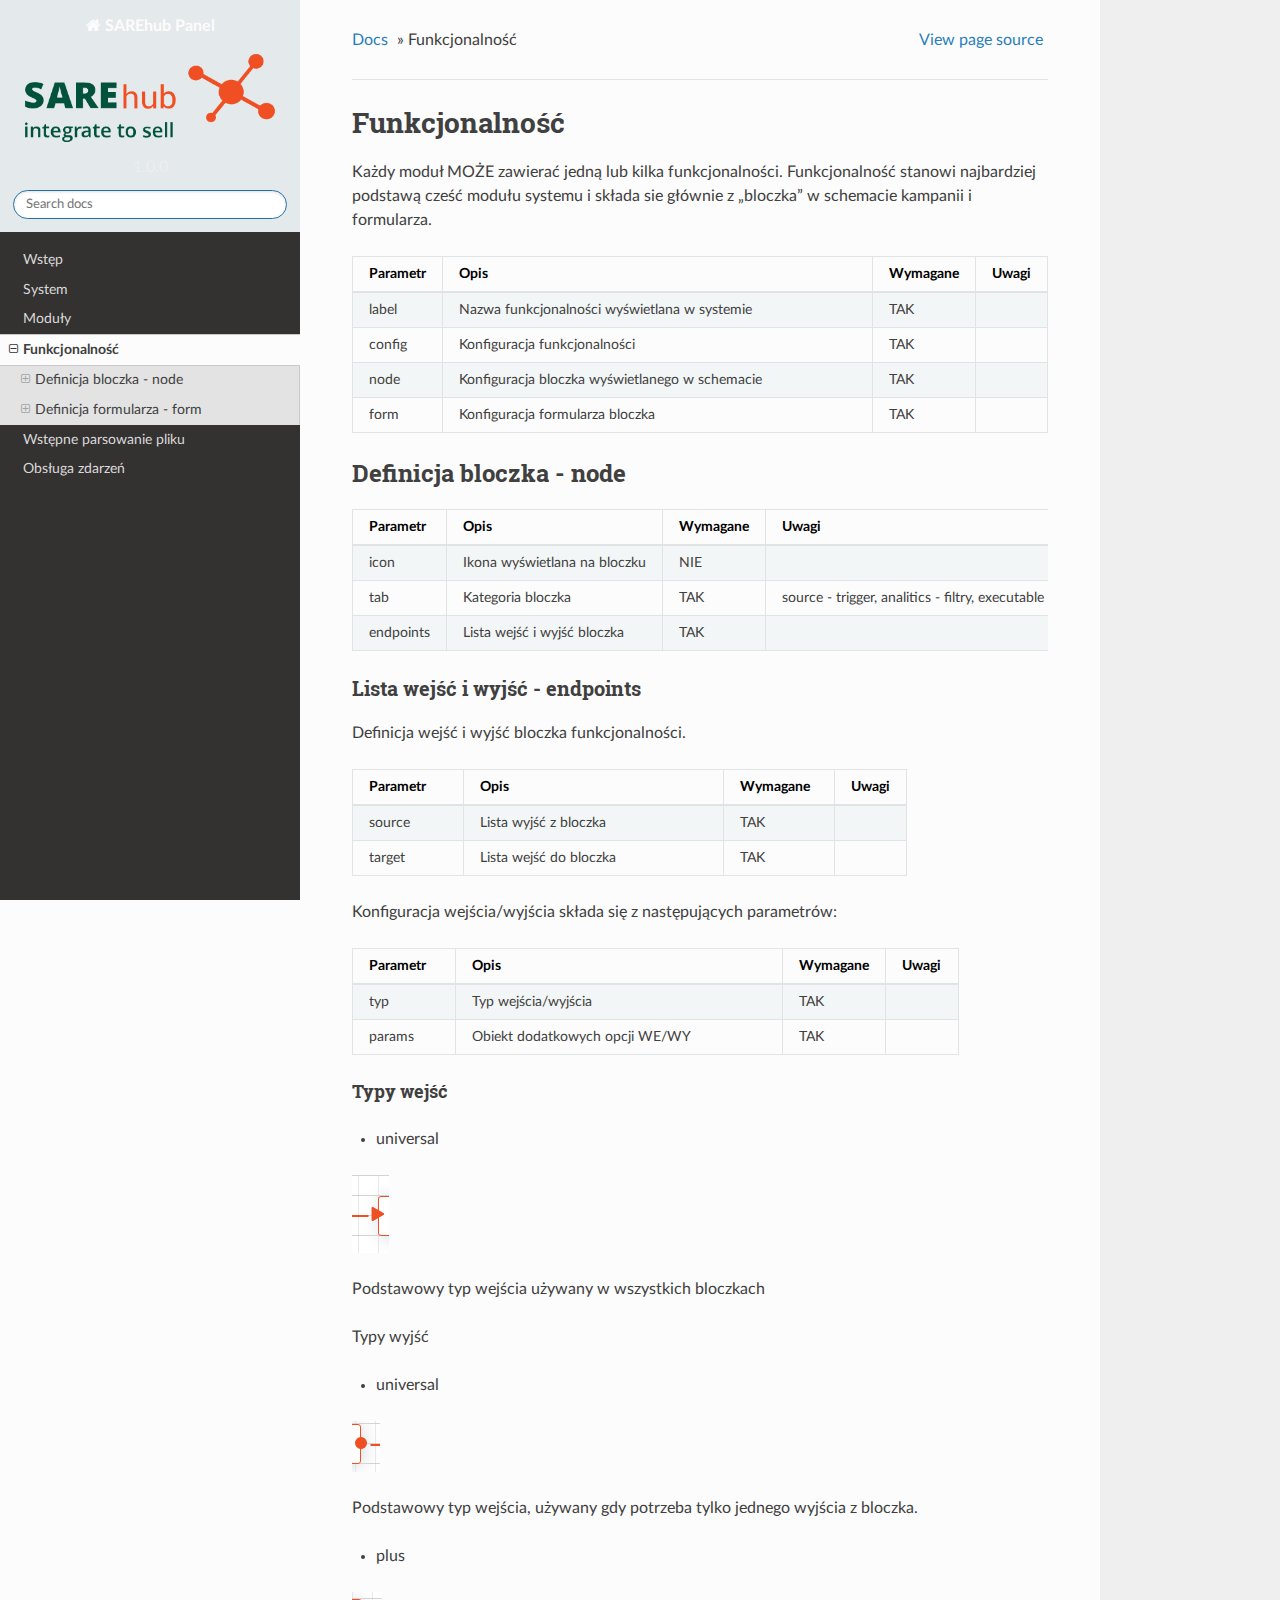
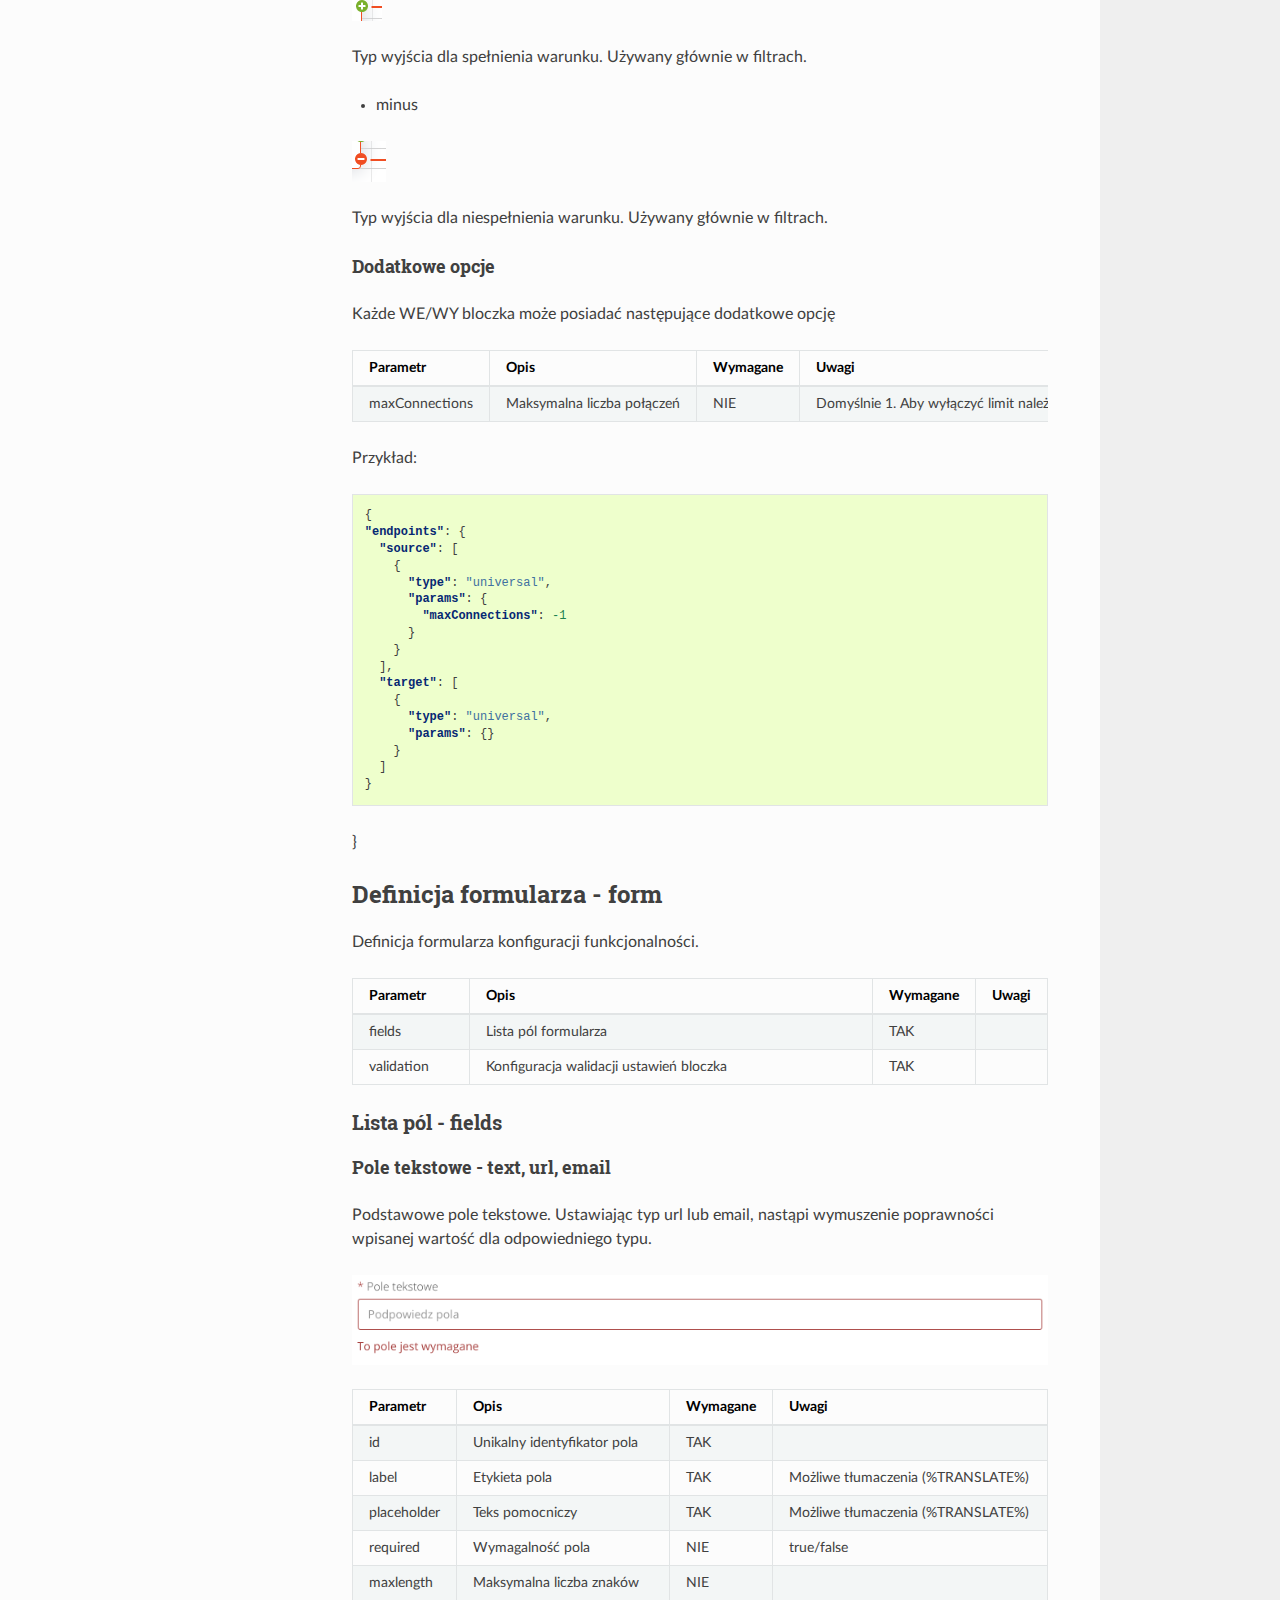
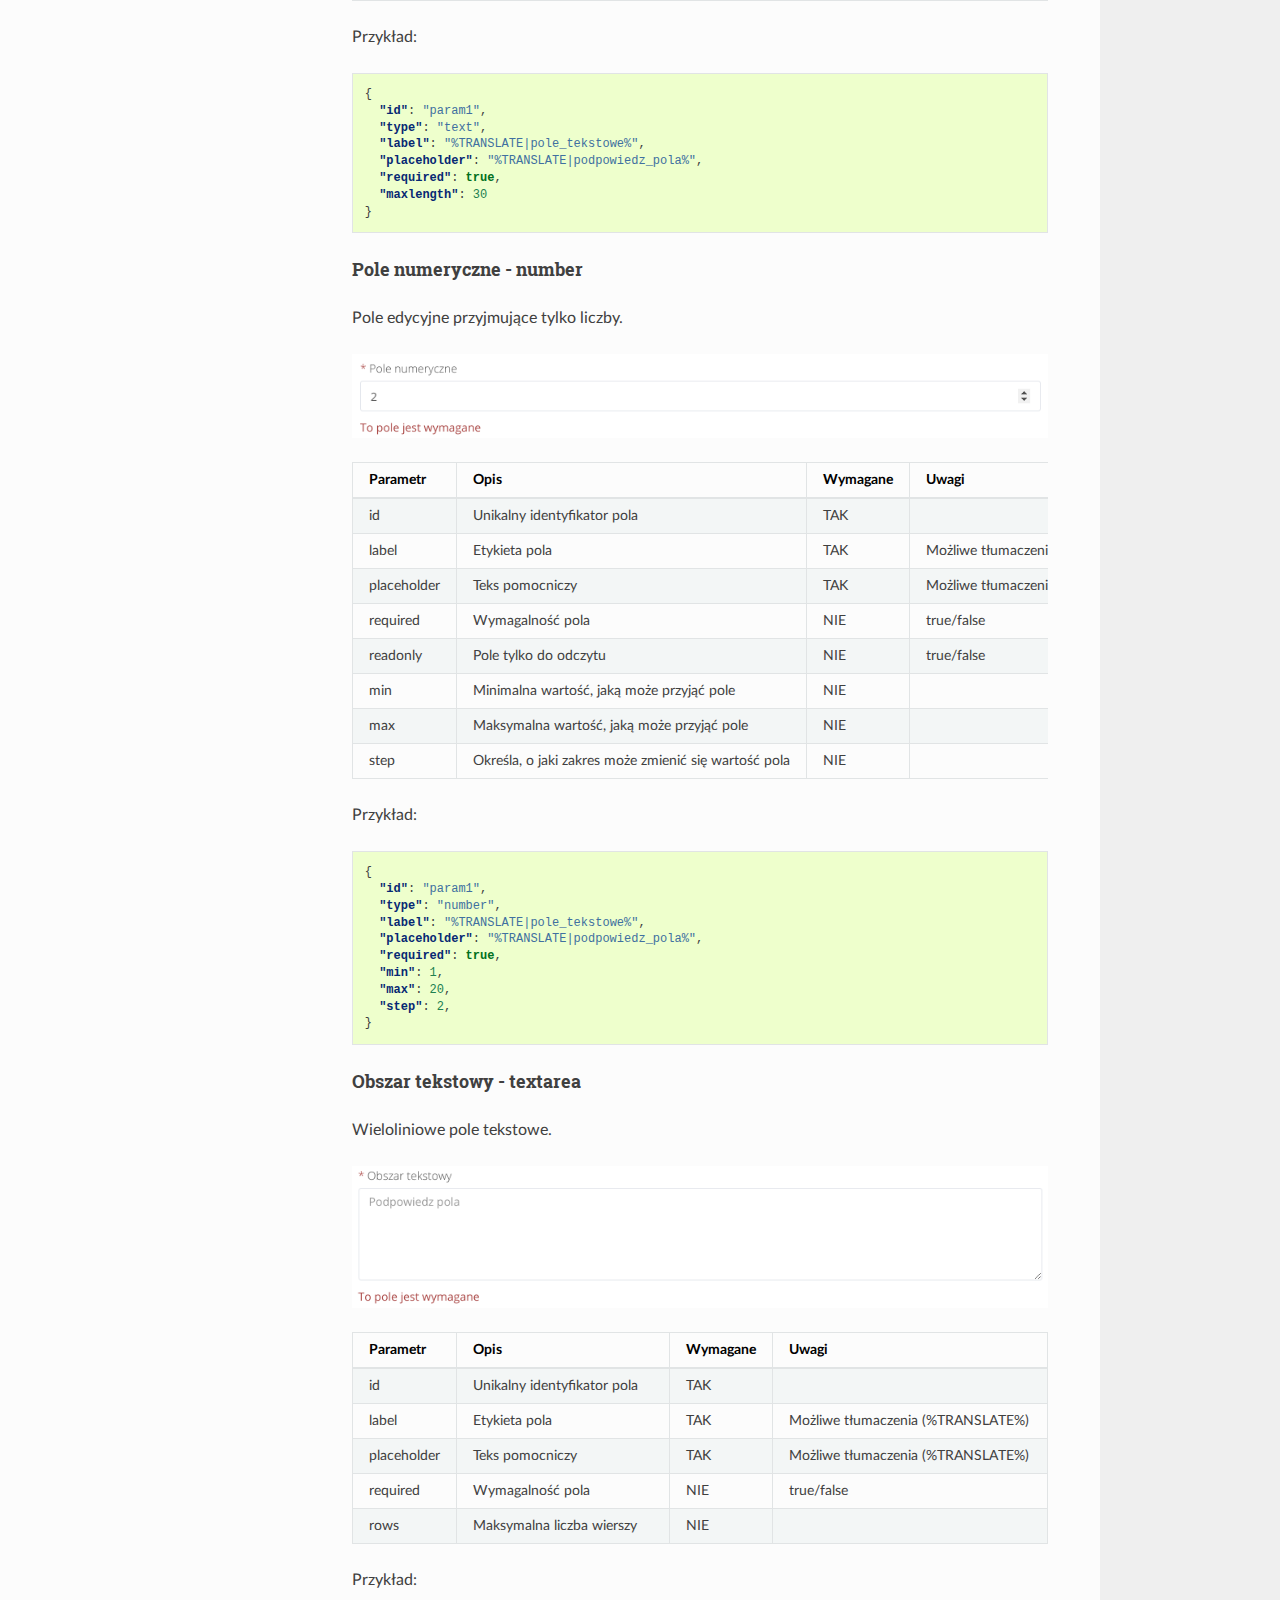
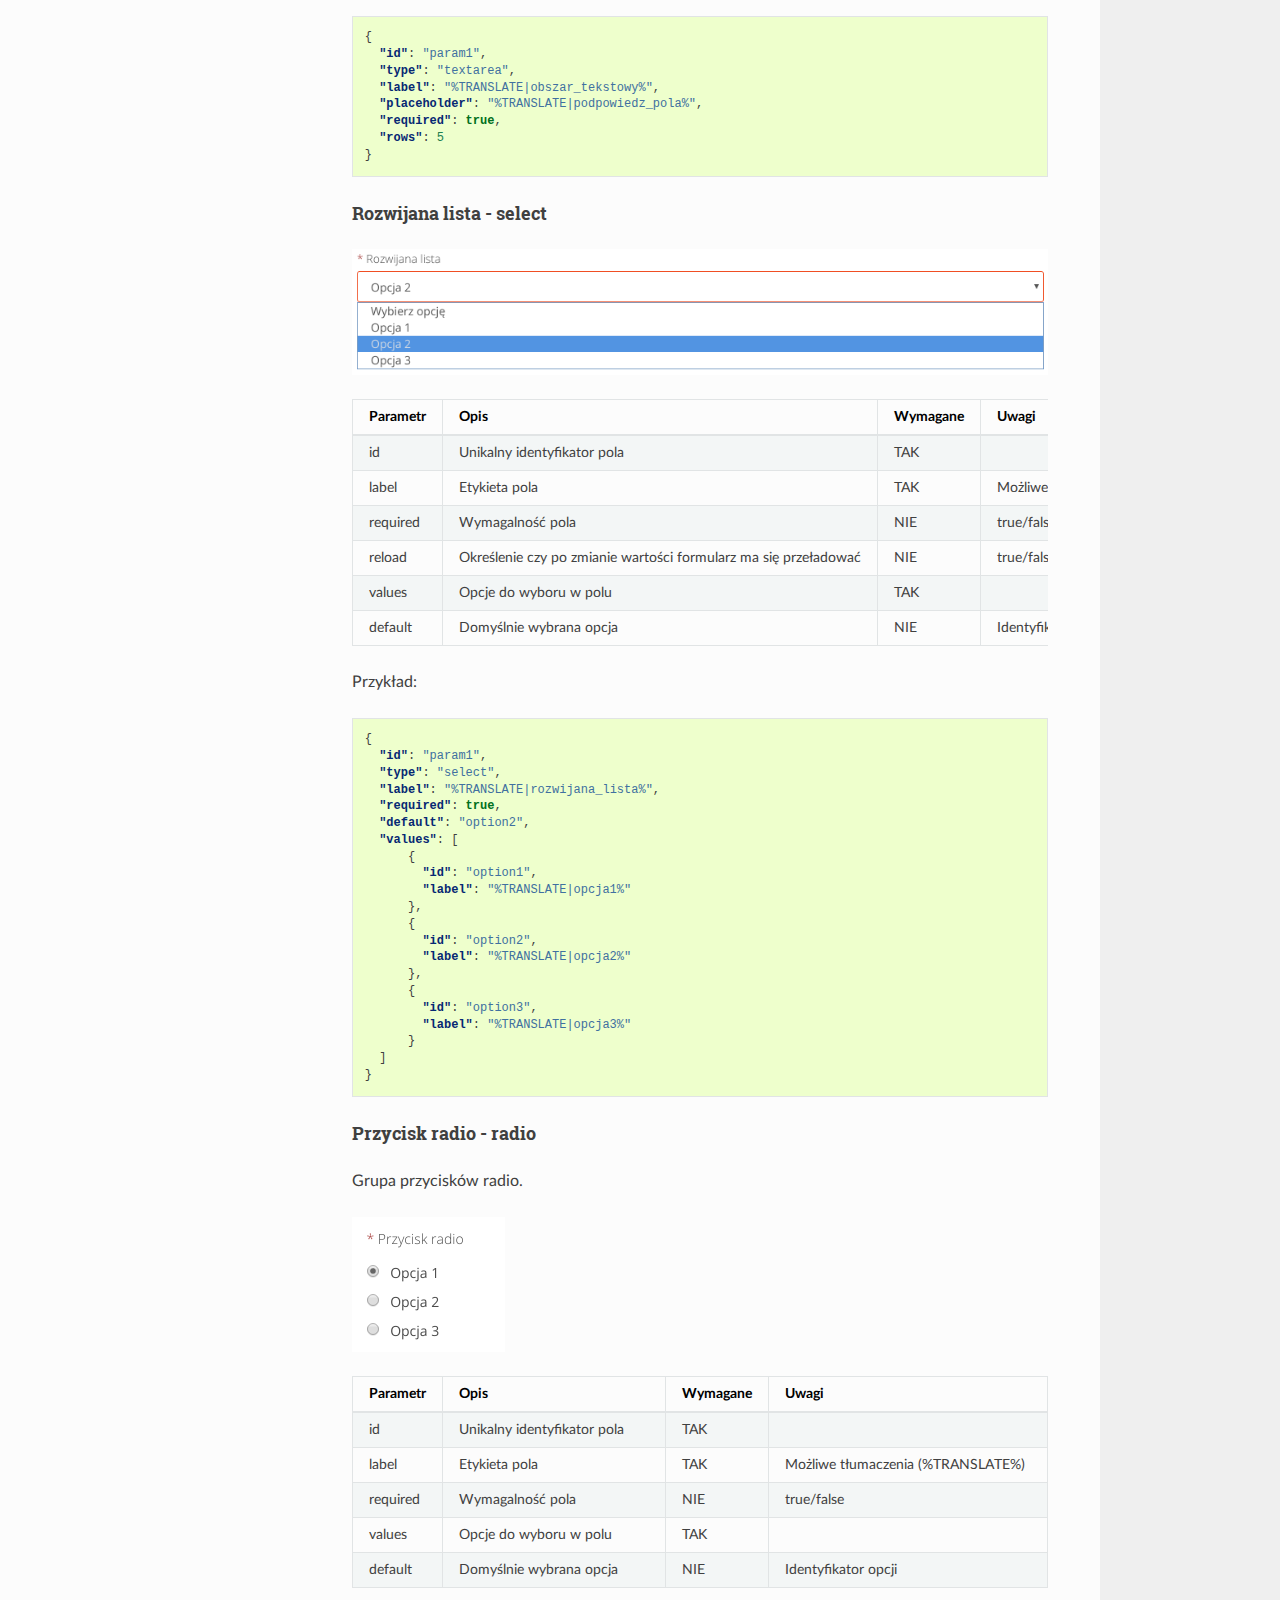
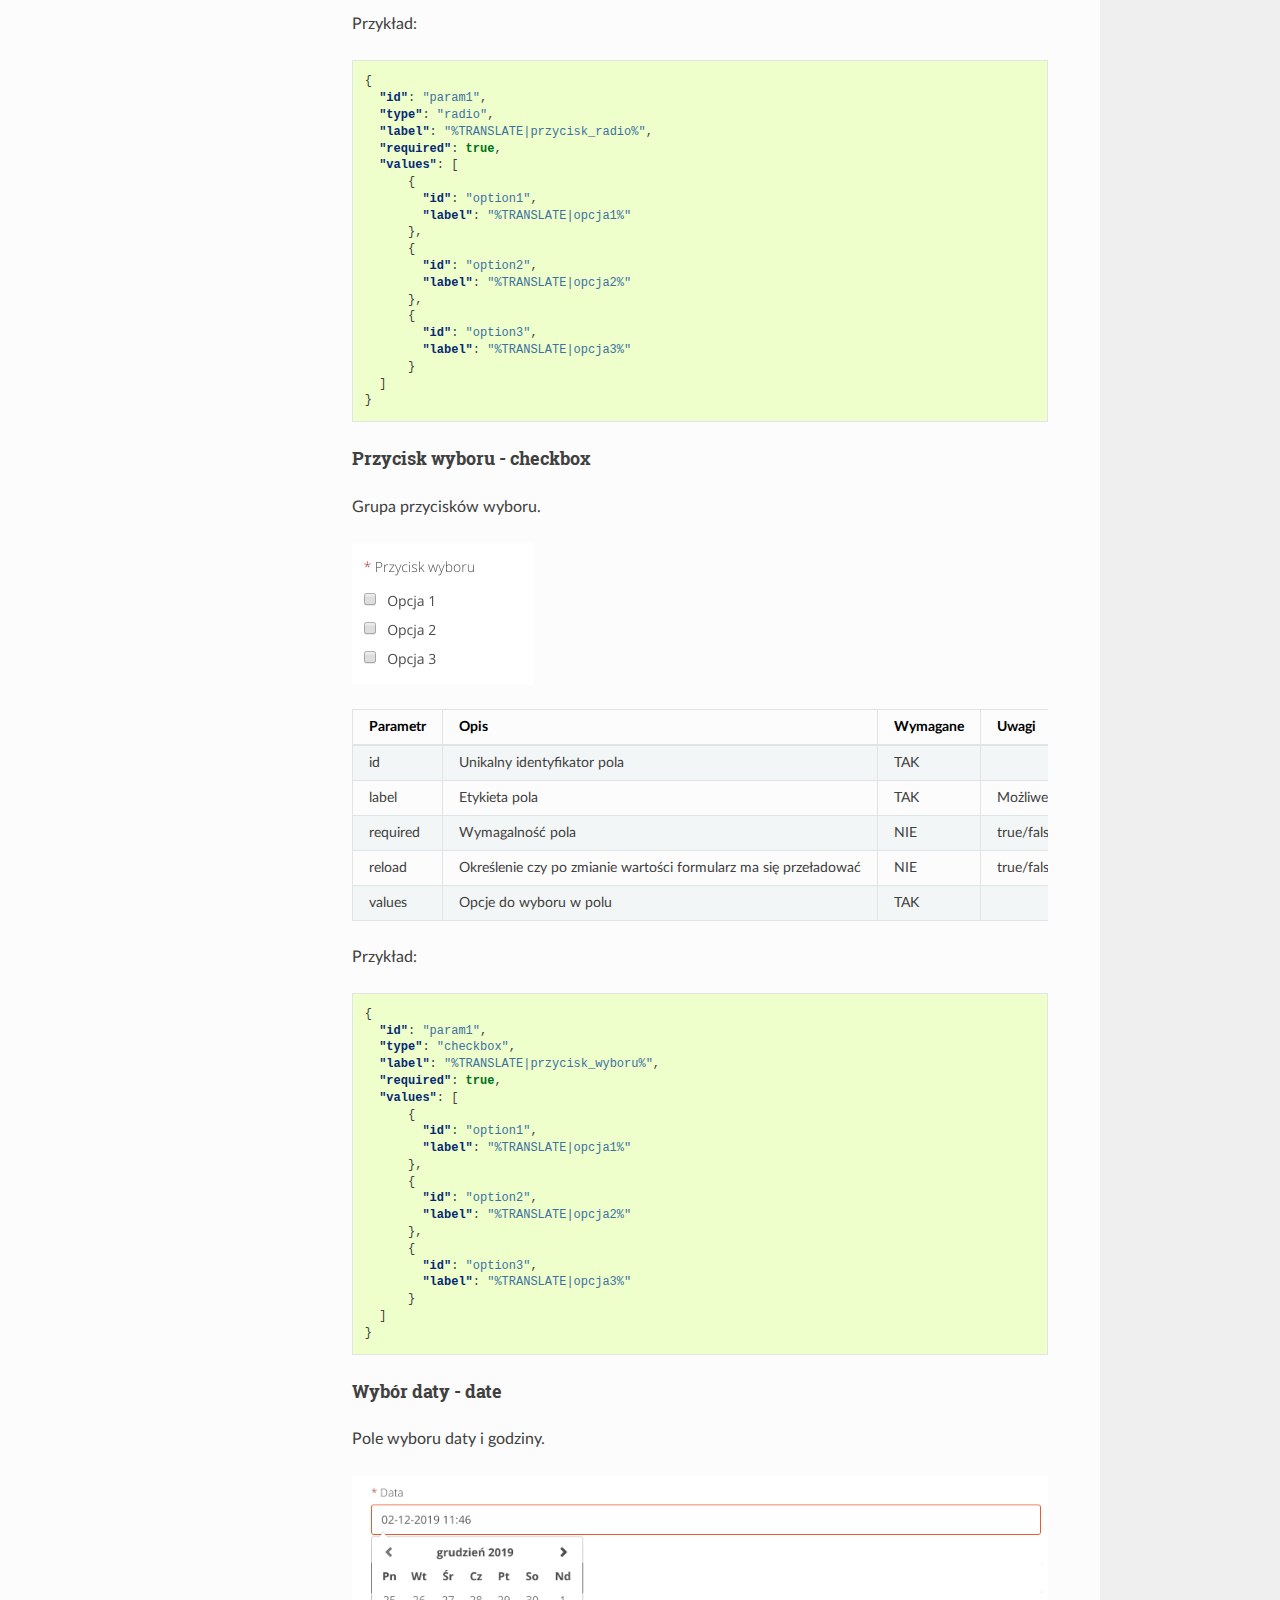
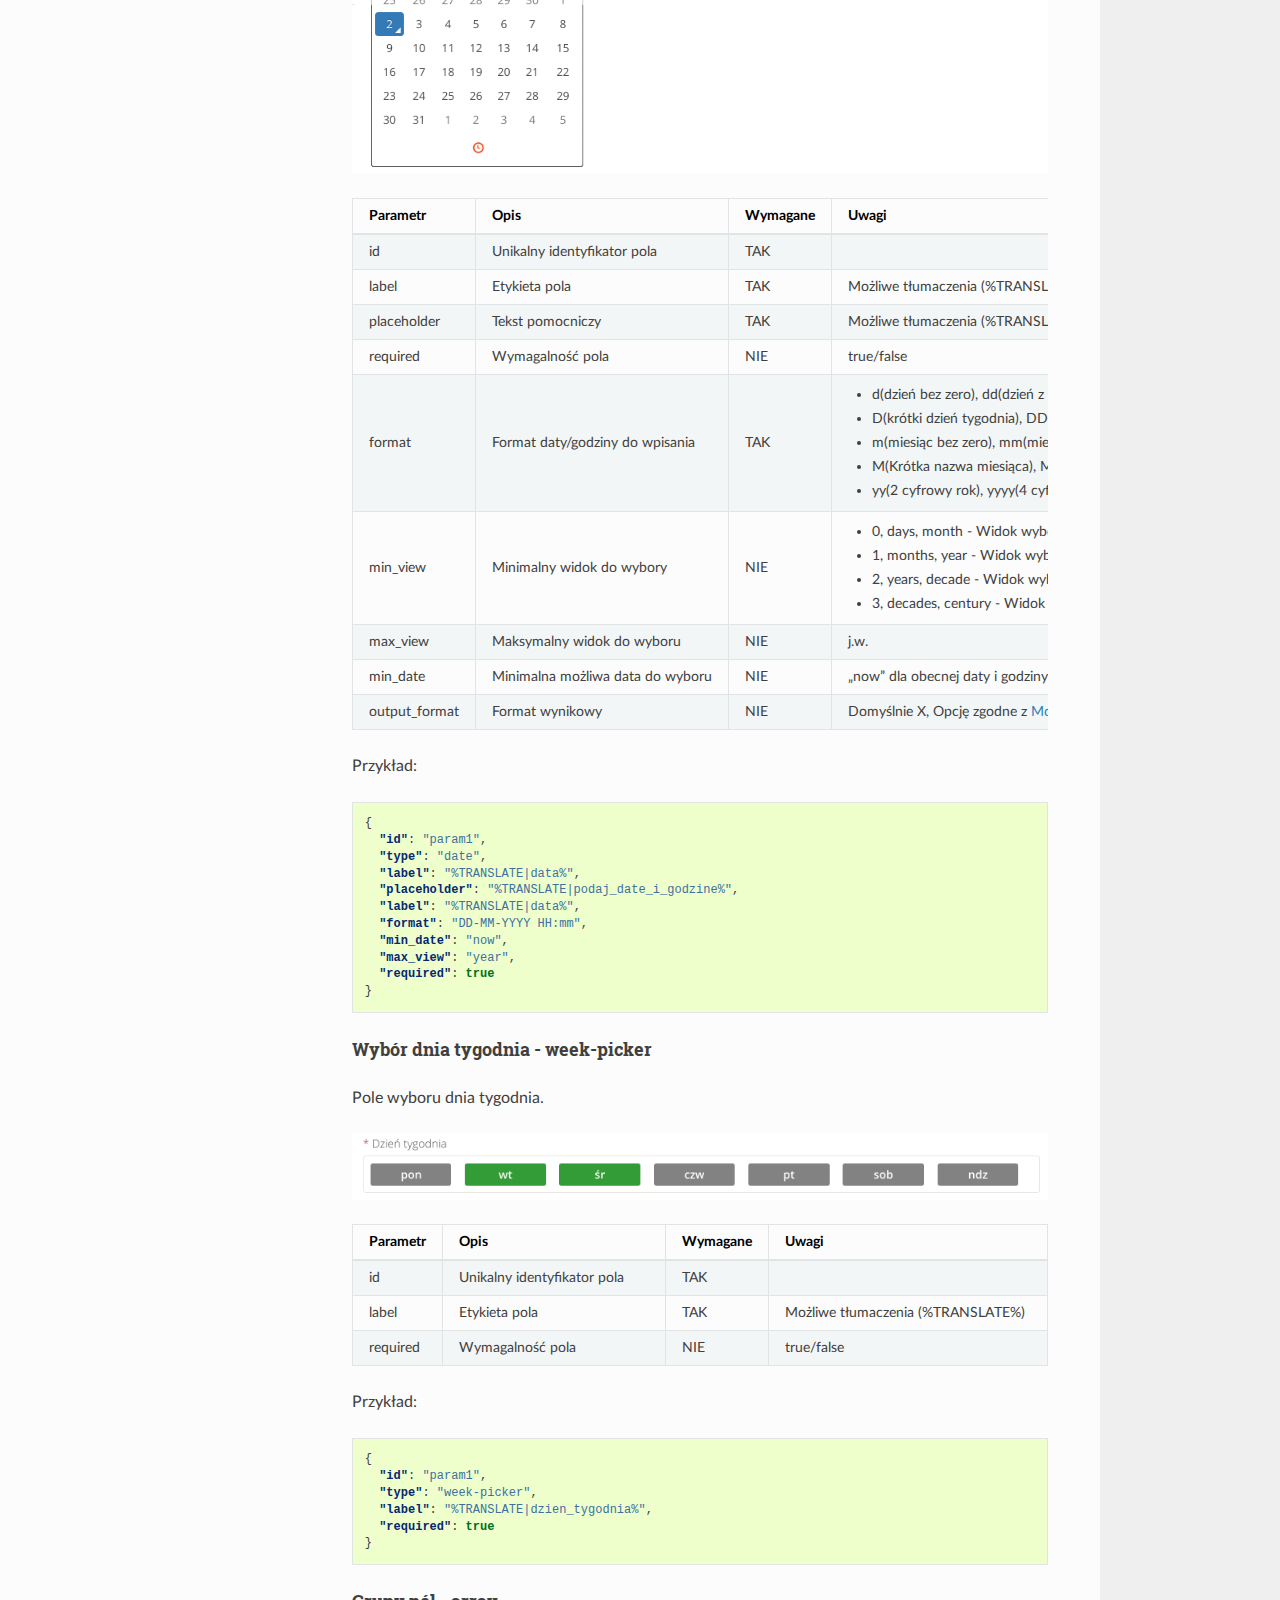
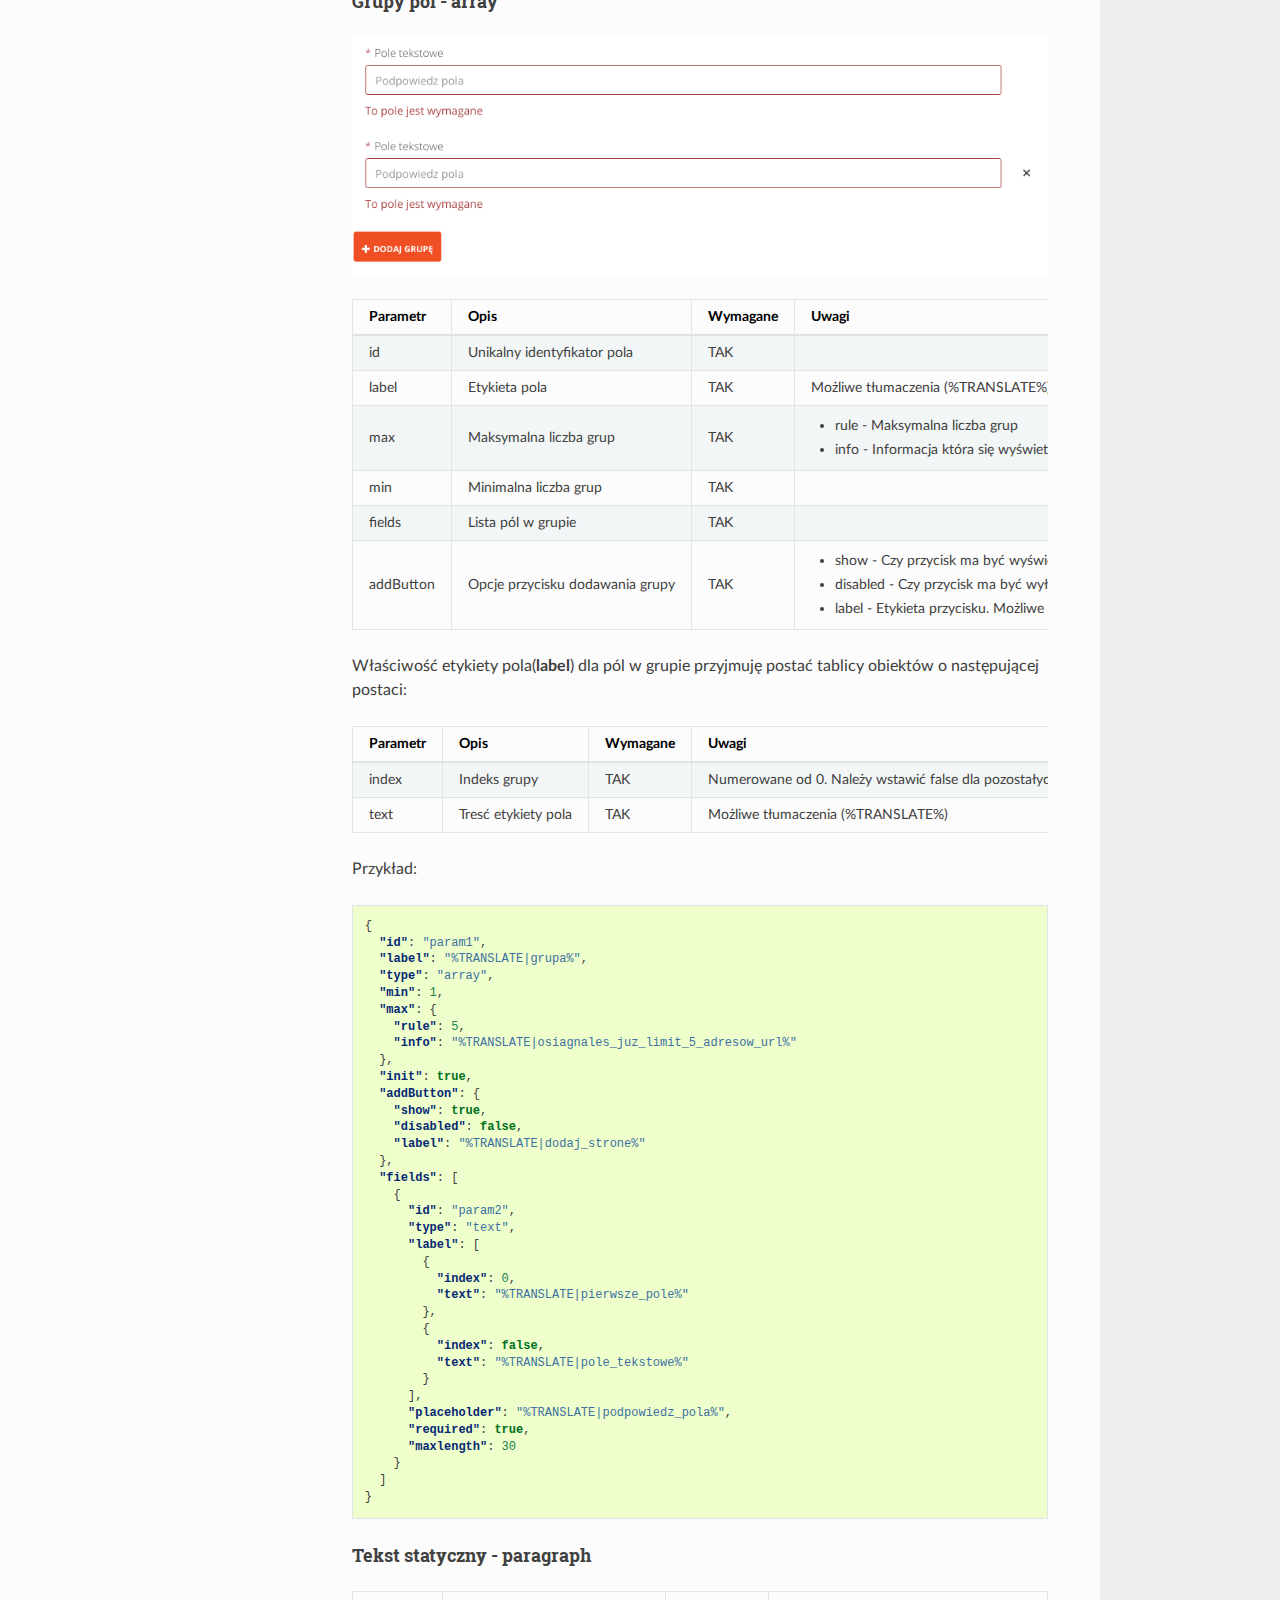
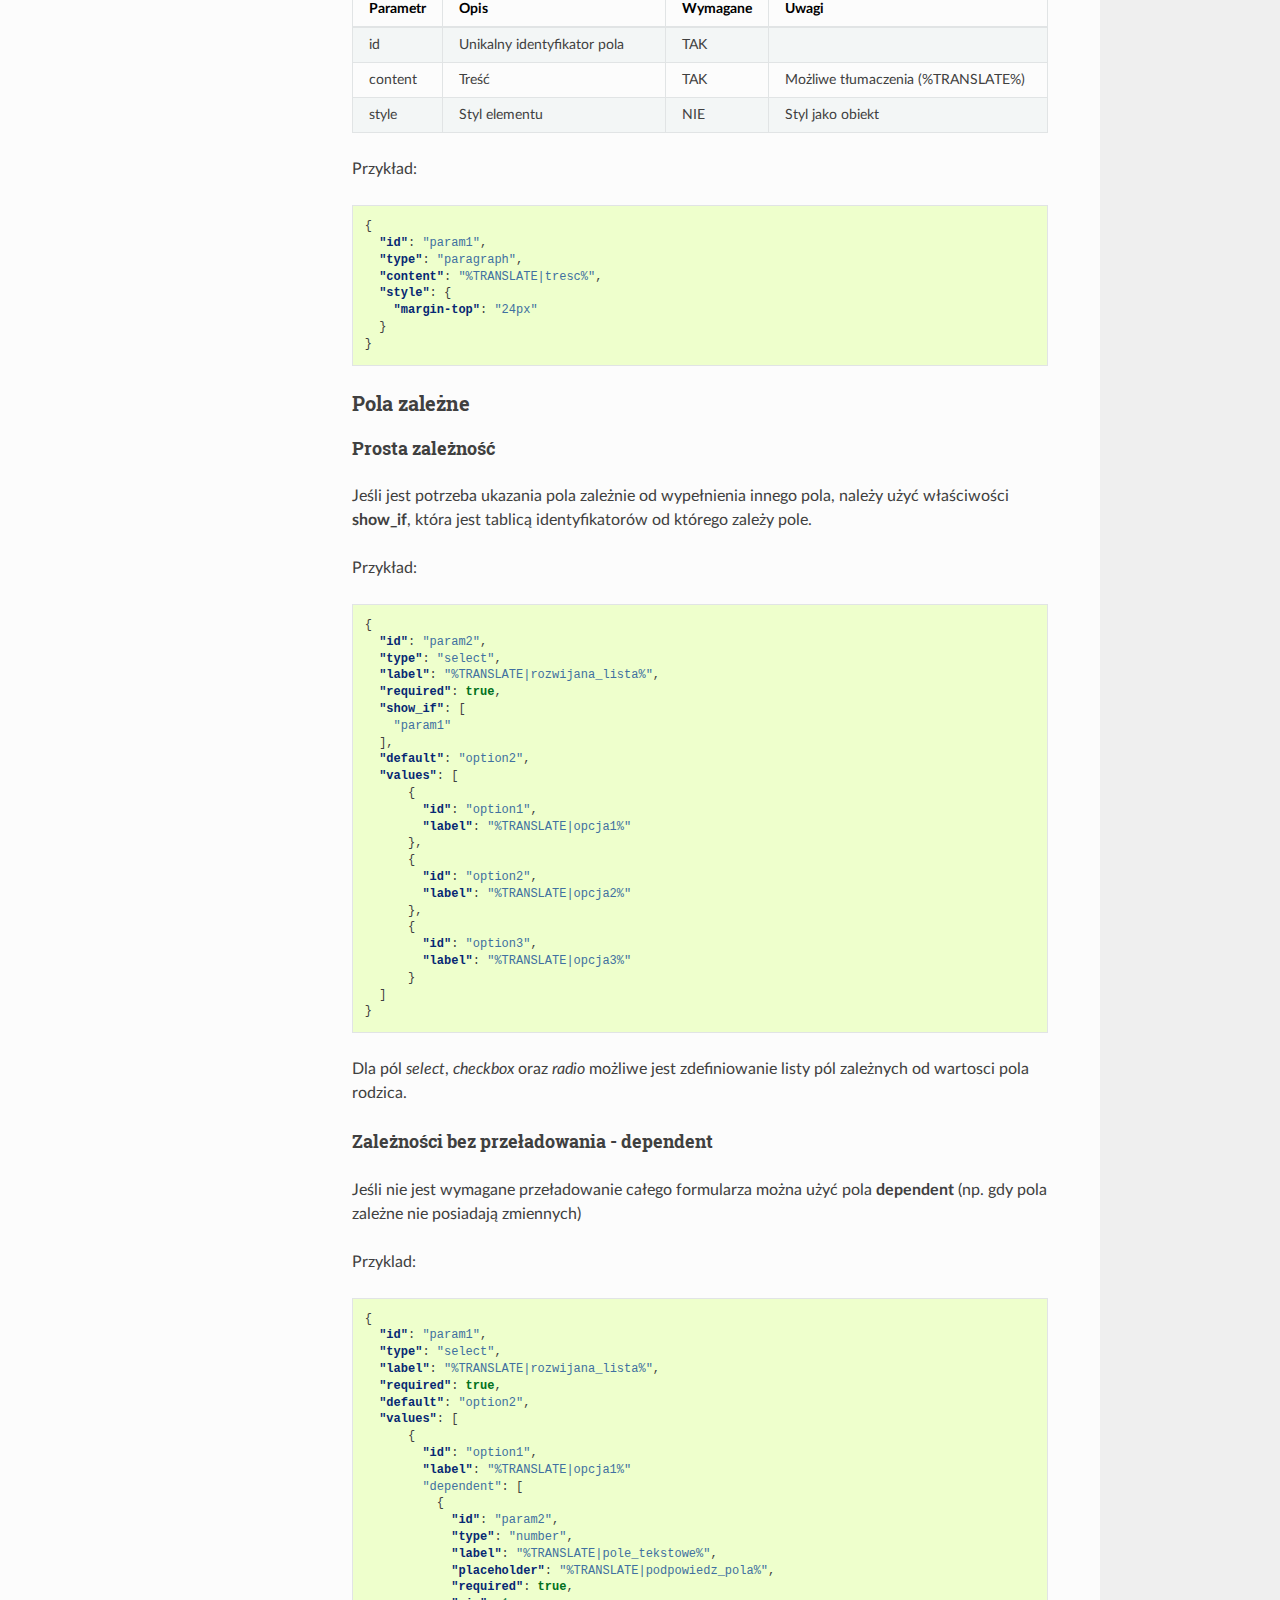
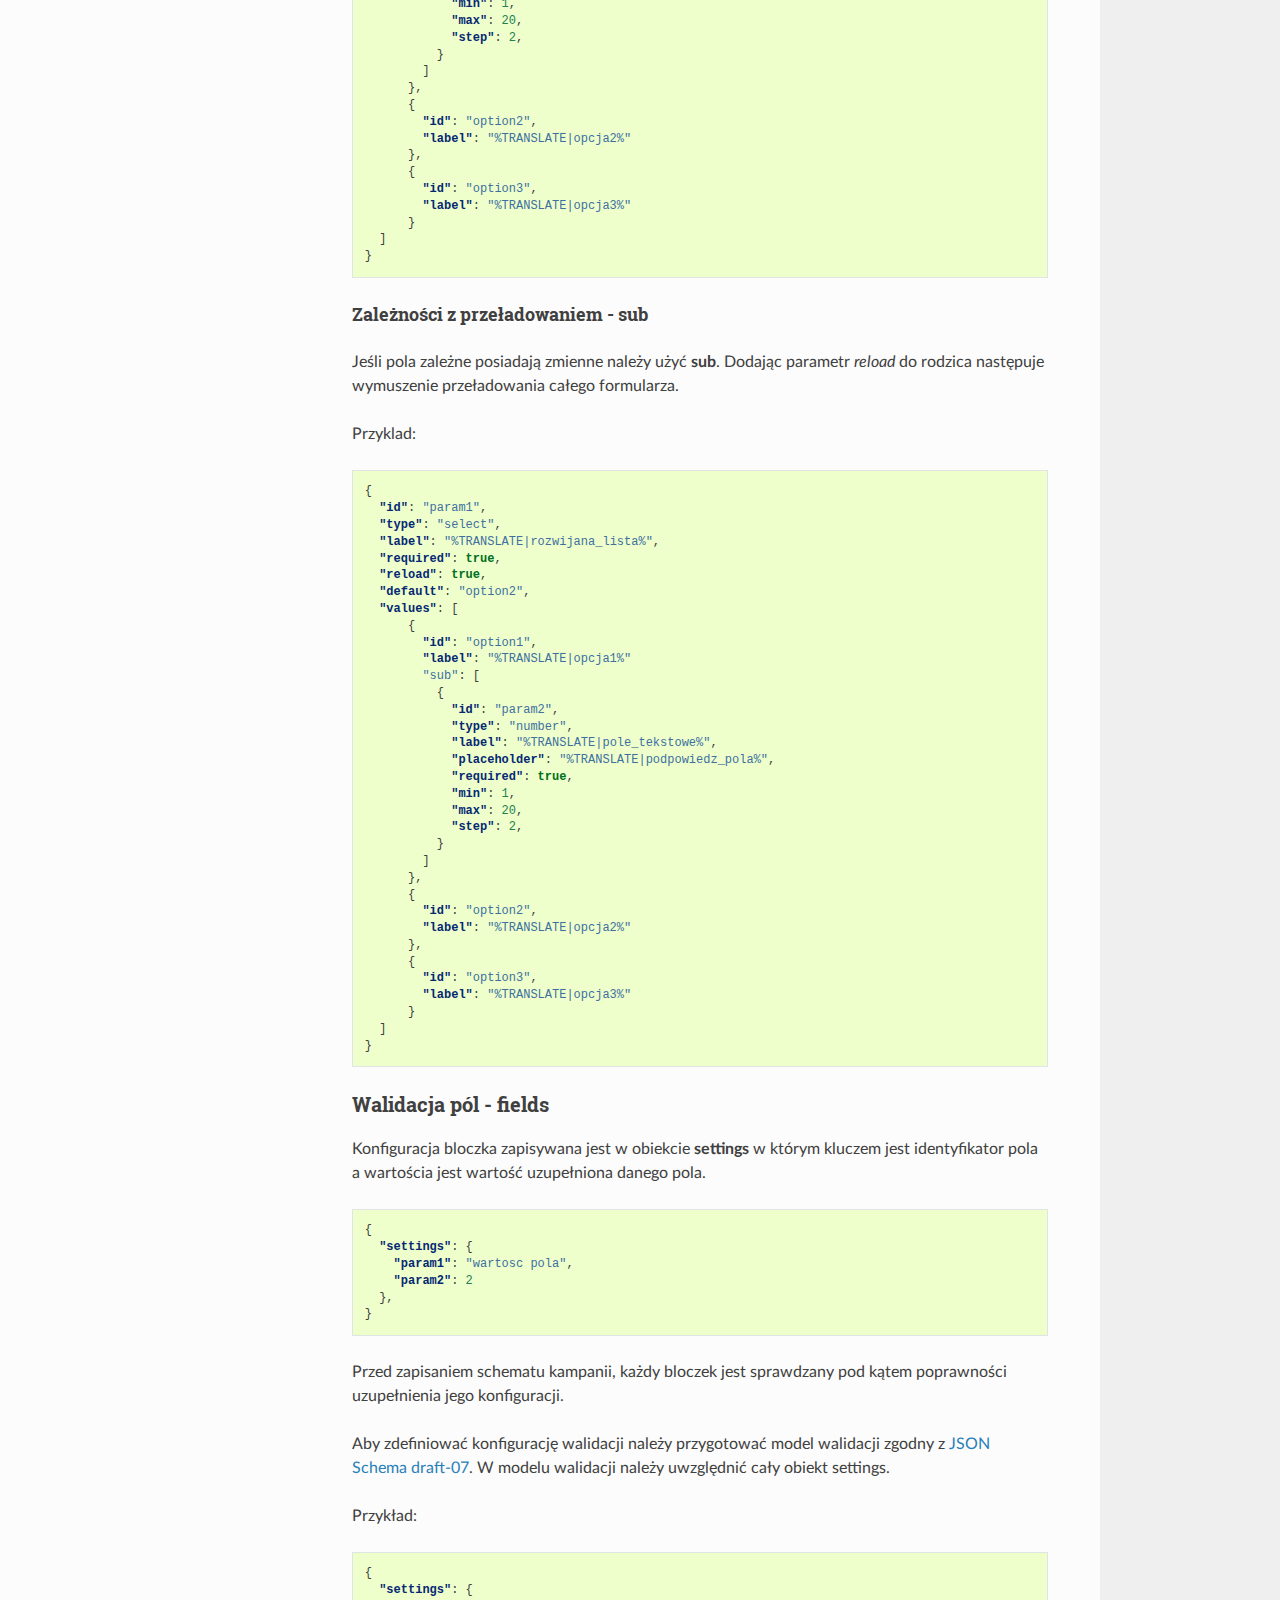
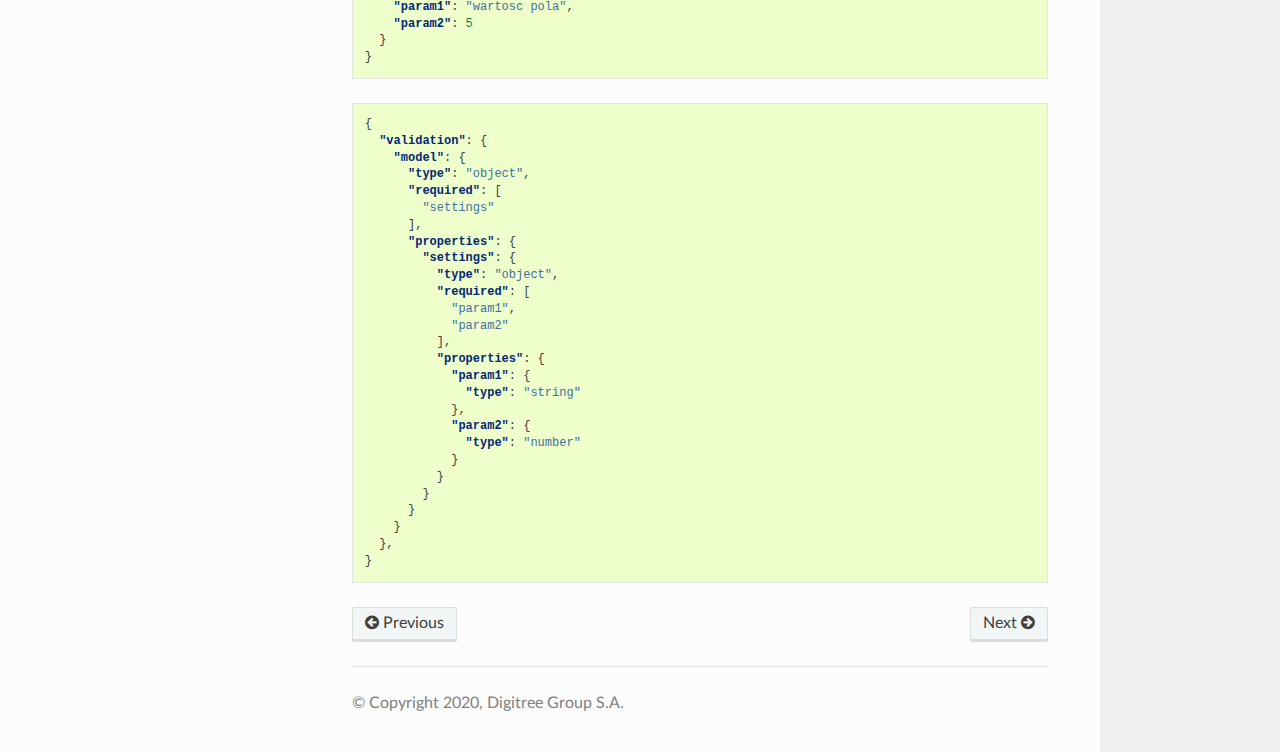
<file: docs/_build/html/functionality.html>
<!DOCTYPE html>
<!--[if IE 8]><html class="no-js lt-ie9" lang="pl" > <![endif]-->
<!--[if gt IE 8]><!--> <html class="no-js" lang="pl" > <!--<![endif]-->
<head>
  <meta charset="utf-8">
  
  <meta name="viewport" content="width=device-width, initial-scale=1.0">
  
  <title>Funkcjonalność &mdash; SAREhub Panel 1.0.0 - dokumentacja</title>
  

  
  
  
  

  
  <script type="text/javascript" src="_static/js/modernizr.min.js"></script>
  
    
      <script type="text/javascript" id="documentation_options" data-url_root="./" src="_static/documentation_options.js"></script>
        <script type="text/javascript" src="_static/jquery.js"></script>
        <script type="text/javascript" src="_static/underscore.js"></script>
        <script type="text/javascript" src="_static/doctools.js"></script>
        <script type="text/javascript" src="_static/language_data.js"></script>
        <script type="text/javascript" src="_static/translations.js"></script>
    
    <script type="text/javascript" src="_static/js/theme.js"></script>

    

  
  <link rel="stylesheet" href="_static/css/theme.css" type="text/css" />
  <link rel="stylesheet" href="_static/pygments.css" type="text/css" />
  <link rel="stylesheet" href="https://media.readthedocs.org/css/sphinx_rtd_theme.css" type="text/css" />
  <link rel="stylesheet" href="https://media.readthedocs.org/css/readthedocs-doc-embed.css" type="text/css" />
  <link rel="stylesheet" href="_static/css/extra.css" type="text/css" />
    <link rel="index" title="Indeks" href="genindex.html" />
    <link rel="search" title="Szukaj" href="search.html" />
    <link rel="next" title="Wstępne parsowanie pliku" href="preprocesor.html" />
    <link rel="prev" title="Moduły" href="module.html" /> 
</head>

<body class="wy-body-for-nav">

   
  <div class="wy-grid-for-nav">
    
    <nav data-toggle="wy-nav-shift" class="wy-nav-side">
      <div class="wy-side-scroll">
        <div class="wy-side-nav-search" >
          

          
            <a href="index.html" class="icon icon-home"> SAREhub Panel
          

          
            
            <img src="_static/logo.png" class="logo" alt="Logo"/>
          
          </a>

          
            
            
              <div class="version">
                1.0.0
              </div>
            
          

          
<div role="search">
  <form id="rtd-search-form" class="wy-form" action="search.html" method="get">
    <input type="text" name="q" placeholder="Search docs" />
    <input type="hidden" name="check_keywords" value="yes" />
    <input type="hidden" name="area" value="default" />
  </form>
</div>

          
        </div>

        <div class="wy-menu wy-menu-vertical" data-spy="affix" role="navigation" aria-label="main navigation">
          
            
            
              
            
            
              <ul>
<li class="toctree-l1"><a class="reference internal" href="index.html">Wstęp</a></li>
</ul>
<ul class="current">
<li class="toctree-l1"><a class="reference internal" href="system.html">System</a></li>
<li class="toctree-l1"><a class="reference internal" href="module.html">Moduły</a></li>
<li class="toctree-l1 current"><a class="current reference internal" href="#">Funkcjonalność</a><ul>
<li class="toctree-l2"><a class="reference internal" href="#definicja-bloczka-node">Definicja bloczka - node</a><ul>
<li class="toctree-l3"><a class="reference internal" href="#lista-wejsc-i-wyjsc-endpoints">Lista wejść i wyjść - endpoints</a><ul>
<li class="toctree-l4"><a class="reference internal" href="#typy-wejsc">Typy wejść</a></li>
<li class="toctree-l4"><a class="reference internal" href="#dodatkowe-opcje">Dodatkowe opcje</a></li>
</ul>
</li>
</ul>
</li>
<li class="toctree-l2"><a class="reference internal" href="#definicja-formularza-form">Definicja formularza - form</a><ul>
<li class="toctree-l3"><a class="reference internal" href="#lista-pol-fields">Lista pól - fields</a><ul>
<li class="toctree-l4"><a class="reference internal" href="#pole-tekstowe-text-url-email">Pole tekstowe - text, url, email</a></li>
<li class="toctree-l4"><a class="reference internal" href="#pole-numeryczne-number">Pole numeryczne - number</a></li>
<li class="toctree-l4"><a class="reference internal" href="#obszar-tekstowy-textarea">Obszar tekstowy - textarea</a></li>
<li class="toctree-l4"><a class="reference internal" href="#rozwijana-lista-select">Rozwijana lista - select</a></li>
<li class="toctree-l4"><a class="reference internal" href="#przycisk-radio-radio">Przycisk radio - radio</a></li>
<li class="toctree-l4"><a class="reference internal" href="#przycisk-wyboru-checkbox">Przycisk wyboru - checkbox</a></li>
<li class="toctree-l4"><a class="reference internal" href="#wybor-daty-date">Wybór daty - date</a></li>
<li class="toctree-l4"><a class="reference internal" href="#wybor-dnia-tygodnia-week-picker">Wybór dnia tygodnia - week-picker</a></li>
<li class="toctree-l4"><a class="reference internal" href="#grupy-pol-array">Grupy pól - array</a></li>
<li class="toctree-l4"><a class="reference internal" href="#tekst-statyczny-paragraph">Tekst statyczny - paragraph</a></li>
</ul>
</li>
<li class="toctree-l3"><a class="reference internal" href="#pola-zalezne">Pola zależne</a><ul>
<li class="toctree-l4"><a class="reference internal" href="#prosta-zaleznosc">Prosta zależność</a></li>
<li class="toctree-l4"><a class="reference internal" href="#zaleznosci-bez-przeladowania-dependent">Zależności bez przeładowania - dependent</a></li>
<li class="toctree-l4"><a class="reference internal" href="#zaleznosci-z-przeladowaniem-sub">Zależności z przeładowaniem - sub</a></li>
</ul>
</li>
<li class="toctree-l3"><a class="reference internal" href="#walidacja-pol-fields">Walidacja pól - fields</a></li>
</ul>
</li>
</ul>
</li>
<li class="toctree-l1"><a class="reference internal" href="preprocesor.html">Wstępne parsowanie pliku</a></li>
<li class="toctree-l1"><a class="reference internal" href="events.html">Obsługa zdarzeń</a></li>
</ul>

            
          
        </div>
      </div>
    </nav>

    <section data-toggle="wy-nav-shift" class="wy-nav-content-wrap">

      
      <nav class="wy-nav-top" aria-label="top navigation">
        
          <i data-toggle="wy-nav-top" class="fa fa-bars"></i>
          <a href="index.html">SAREhub Panel</a>
        
      </nav>


      <div class="wy-nav-content">
        
        <div class="rst-content">
        
          















<div role="navigation" aria-label="breadcrumbs navigation">

  <ul class="wy-breadcrumbs">
    
      <li><a href="index.html">Docs</a> &raquo;</li>
        
      <li>Funkcjonalność</li>
    
    
      <li class="wy-breadcrumbs-aside">
        
            
            <a href="_sources/functionality.rst.txt" rel="nofollow"> View page source</a>
          
        
      </li>
    
  </ul>

  
  <hr/>
</div>
          <div role="main" class="document" itemscope="itemscope" itemtype="http://schema.org/Article">
           <div itemprop="articleBody">
            
  <div class="section" id="funkcjonalnosc">
<span id="functionality-ref"></span><h1>Funkcjonalność<a class="headerlink" href="#funkcjonalnosc" title="Stały odnośnik do tego nagłówka">¶</a></h1>
<p>Każdy moduł MOŻE zawierać jedną lub kilka funkcjonalności.
Funkcjonalność stanowi najbardziej podstawą cześć modułu systemu i składa sie głównie z „bloczka” w schemacie kampanii i formularza.</p>
<table border="1" class="docutils">
<colgroup>
<col width="13%" />
<col width="64%" />
<col width="13%" />
<col width="9%" />
</colgroup>
<thead valign="bottom">
<tr class="row-odd"><th class="head">Parametr</th>
<th class="head">Opis</th>
<th class="head">Wymagane</th>
<th class="head">Uwagi</th>
</tr>
</thead>
<tbody valign="top">
<tr class="row-even"><td>label</td>
<td>Nazwa funkcjonalności wyświetlana w systemie</td>
<td>TAK</td>
<td>&#160;</td>
</tr>
<tr class="row-odd"><td>config</td>
<td>Konfiguracja funkcjonalności</td>
<td>TAK</td>
<td>&#160;</td>
</tr>
<tr class="row-even"><td>node</td>
<td>Konfiguracja bloczka wyświetlanego w schemacie</td>
<td>TAK</td>
<td>&#160;</td>
</tr>
<tr class="row-odd"><td>form</td>
<td>Konfiguracja formularza bloczka</td>
<td>TAK</td>
<td>&#160;</td>
</tr>
</tbody>
</table>
<div class="section" id="definicja-bloczka-node">
<h2>Definicja bloczka - node<a class="headerlink" href="#definicja-bloczka-node" title="Stały odnośnik do tego nagłówka">¶</a></h2>
<table border="1" class="docutils">
<colgroup>
<col width="10%" />
<col width="29%" />
<col width="9%" />
<col width="52%" />
</colgroup>
<thead valign="bottom">
<tr class="row-odd"><th class="head">Parametr</th>
<th class="head">Opis</th>
<th class="head">Wymagane</th>
<th class="head">Uwagi</th>
</tr>
</thead>
<tbody valign="top">
<tr class="row-even"><td>icon</td>
<td>Ikona wyświetlana na bloczku</td>
<td>NIE</td>
<td>&#160;</td>
</tr>
<tr class="row-odd"><td>tab</td>
<td>Kategoria bloczka</td>
<td>TAK</td>
<td>source - trigger, analitics - filtry, executable - akcje</td>
</tr>
<tr class="row-even"><td>endpoints</td>
<td>Lista wejść i wyjść bloczka</td>
<td>TAK</td>
<td>&#160;</td>
</tr>
</tbody>
</table>
<div class="section" id="lista-wejsc-i-wyjsc-endpoints">
<h3>Lista wejść i wyjść - endpoints<a class="headerlink" href="#lista-wejsc-i-wyjsc-endpoints" title="Stały odnośnik do tego nagłówka">¶</a></h3>
<p>Definicja wejść i wyjść bloczka funkcjonalności.</p>
<table border="1" class="docutils">
<colgroup>
<col width="20%" />
<col width="47%" />
<col width="20%" />
<col width="14%" />
</colgroup>
<thead valign="bottom">
<tr class="row-odd"><th class="head">Parametr</th>
<th class="head">Opis</th>
<th class="head">Wymagane</th>
<th class="head">Uwagi</th>
</tr>
</thead>
<tbody valign="top">
<tr class="row-even"><td>source</td>
<td>Lista wyjść z bloczka</td>
<td>TAK</td>
<td>&#160;</td>
</tr>
<tr class="row-odd"><td>target</td>
<td>Lista wejść do bloczka</td>
<td>TAK</td>
<td>&#160;</td>
</tr>
</tbody>
</table>
<p>Konfiguracja wejścia/wyjścia składa się z następujących parametrów:</p>
<table border="1" class="docutils">
<colgroup>
<col width="17%" />
<col width="54%" />
<col width="17%" />
<col width="12%" />
</colgroup>
<thead valign="bottom">
<tr class="row-odd"><th class="head">Parametr</th>
<th class="head">Opis</th>
<th class="head">Wymagane</th>
<th class="head">Uwagi</th>
</tr>
</thead>
<tbody valign="top">
<tr class="row-even"><td>typ</td>
<td>Typ wejścia/wyjścia</td>
<td>TAK</td>
<td>&#160;</td>
</tr>
<tr class="row-odd"><td>params</td>
<td>Obiekt dodatkowych opcji WE/WY</td>
<td>TAK</td>
<td>&#160;</td>
</tr>
</tbody>
</table>
<div class="section" id="typy-wejsc">
<h4>Typy wejść<a class="headerlink" href="#typy-wejsc" title="Stały odnośnik do tego nagłówka">¶</a></h4>
<ul class="simple">
<li>universal</li>
</ul>
<img alt="_images/target_universal.png" src="_images/target_universal.png" />
<p>Podstawowy typ wejścia używany w wszystkich bloczkach</p>
<p>Typy wyjść</p>
<ul class="simple">
<li>universal</li>
</ul>
<img alt="_images/source_universal.png" src="_images/source_universal.png" />
<p>Podstawowy typ wejścia, używany gdy potrzeba tylko jednego wyjścia z bloczka.</p>
<ul class="simple">
<li>plus</li>
</ul>
<img alt="_images/source_plus.png" src="_images/source_plus.png" />
<p>Typ wyjścia dla spełnienia warunku. Używany głównie w filtrach.</p>
<ul class="simple">
<li>minus</li>
</ul>
<img alt="_images/source_minus.png" src="_images/source_minus.png" />
<p>Typ wyjścia dla niespełnienia warunku. Używany głównie w filtrach.</p>
</div>
<div class="section" id="dodatkowe-opcje">
<h4>Dodatkowe opcje<a class="headerlink" href="#dodatkowe-opcje" title="Stały odnośnik do tego nagłówka">¶</a></h4>
<p>Każde WE/WY bloczka może posiadać następujące dodatkowe opcję</p>
<table border="1" class="docutils">
<colgroup>
<col width="15%" />
<col width="27%" />
<col width="10%" />
<col width="49%" />
</colgroup>
<thead valign="bottom">
<tr class="row-odd"><th class="head">Parametr</th>
<th class="head">Opis</th>
<th class="head">Wymagane</th>
<th class="head">Uwagi</th>
</tr>
</thead>
<tbody valign="top">
<tr class="row-even"><td>maxConnections</td>
<td>Maksymalna liczba połączeń</td>
<td>NIE</td>
<td>Domyślnie 1. Aby wyłączyć limit należy wstawić -1</td>
</tr>
</tbody>
</table>
<p>Przykład:</p>
<div class="highlight-json notranslate"><div class="highlight"><pre><span></span><span class="p">{</span>
<span class="nt">&quot;endpoints&quot;</span><span class="p">:</span> <span class="p">{</span>
  <span class="nt">&quot;source&quot;</span><span class="p">:</span> <span class="p">[</span>
    <span class="p">{</span>
      <span class="nt">&quot;type&quot;</span><span class="p">:</span> <span class="s2">&quot;universal&quot;</span><span class="p">,</span>
      <span class="nt">&quot;params&quot;</span><span class="p">:</span> <span class="p">{</span>
        <span class="nt">&quot;maxConnections&quot;</span><span class="p">:</span> <span class="mi">-1</span>
      <span class="p">}</span>
    <span class="p">}</span>
  <span class="p">],</span>
  <span class="nt">&quot;target&quot;</span><span class="p">:</span> <span class="p">[</span>
    <span class="p">{</span>
      <span class="nt">&quot;type&quot;</span><span class="p">:</span> <span class="s2">&quot;universal&quot;</span><span class="p">,</span>
      <span class="nt">&quot;params&quot;</span><span class="p">:</span> <span class="p">{}</span>
    <span class="p">}</span>
  <span class="p">]</span>
<span class="p">}</span>
</pre></div>
</div>
<p>}</p>
</div>
</div>
</div>
<div class="section" id="definicja-formularza-form">
<h2>Definicja formularza - form<a class="headerlink" href="#definicja-formularza-form" title="Stały odnośnik do tego nagłówka">¶</a></h2>
<p>Definicja formularza konfiguracji funkcjonalności.</p>
<table border="1" class="docutils">
<colgroup>
<col width="17%" />
<col width="59%" />
<col width="14%" />
<col width="10%" />
</colgroup>
<thead valign="bottom">
<tr class="row-odd"><th class="head">Parametr</th>
<th class="head">Opis</th>
<th class="head">Wymagane</th>
<th class="head">Uwagi</th>
</tr>
</thead>
<tbody valign="top">
<tr class="row-even"><td>fields</td>
<td>Lista pól formularza</td>
<td>TAK</td>
<td>&#160;</td>
</tr>
<tr class="row-odd"><td>validation</td>
<td>Konfiguracja walidacji ustawień bloczka</td>
<td>TAK</td>
<td>&#160;</td>
</tr>
</tbody>
</table>
<div class="section" id="lista-pol-fields">
<h3>Lista pól - fields<a class="headerlink" href="#lista-pol-fields" title="Stały odnośnik do tego nagłówka">¶</a></h3>
<div class="section" id="pole-tekstowe-text-url-email">
<h4>Pole tekstowe - text, url, email<a class="headerlink" href="#pole-tekstowe-text-url-email" title="Stały odnośnik do tego nagłówka">¶</a></h4>
<p>Podstawowe pole tekstowe. Ustawiając typ url lub email, nastąpi wymuszenie poprawności wpisanej wartość dla odpowiedniego typu.</p>
<img alt="_images/text.png" src="_images/text.png" />
<table border="1" class="docutils">
<colgroup>
<col width="15%" />
<col width="33%" />
<col width="11%" />
<col width="40%" />
</colgroup>
<thead valign="bottom">
<tr class="row-odd"><th class="head">Parametr</th>
<th class="head">Opis</th>
<th class="head">Wymagane</th>
<th class="head">Uwagi</th>
</tr>
</thead>
<tbody valign="top">
<tr class="row-even"><td>id</td>
<td>Unikalny identyfikator pola</td>
<td>TAK</td>
<td>&#160;</td>
</tr>
<tr class="row-odd"><td>label</td>
<td>Etykieta pola</td>
<td>TAK</td>
<td>Możliwe tłumaczenia (%TRANSLATE%)</td>
</tr>
<tr class="row-even"><td>placeholder</td>
<td>Teks pomocniczy</td>
<td>TAK</td>
<td>Możliwe tłumaczenia (%TRANSLATE%)</td>
</tr>
<tr class="row-odd"><td>required</td>
<td>Wymagalność pola</td>
<td>NIE</td>
<td>true/false</td>
</tr>
<tr class="row-even"><td>maxlength</td>
<td>Maksymalna liczba znaków</td>
<td>NIE</td>
<td>&#160;</td>
</tr>
</tbody>
</table>
<p>Przykład:</p>
<div class="highlight-json notranslate"><div class="highlight"><pre><span></span><span class="p">{</span>
  <span class="nt">&quot;id&quot;</span><span class="p">:</span> <span class="s2">&quot;param1&quot;</span><span class="p">,</span>
  <span class="nt">&quot;type&quot;</span><span class="p">:</span> <span class="s2">&quot;text&quot;</span><span class="p">,</span>
  <span class="nt">&quot;label&quot;</span><span class="p">:</span> <span class="s2">&quot;%TRANSLATE|pole_tekstowe%&quot;</span><span class="p">,</span>
  <span class="nt">&quot;placeholder&quot;</span><span class="p">:</span> <span class="s2">&quot;%TRANSLATE|podpowiedz_pola%&quot;</span><span class="p">,</span>
  <span class="nt">&quot;required&quot;</span><span class="p">:</span> <span class="kc">true</span><span class="p">,</span>
  <span class="nt">&quot;maxlength&quot;</span><span class="p">:</span> <span class="mi">30</span>
<span class="p">}</span>
</pre></div>
</div>
</div>
<div class="section" id="pole-numeryczne-number">
<h4>Pole numeryczne - number<a class="headerlink" href="#pole-numeryczne-number" title="Stały odnośnik do tego nagłówka">¶</a></h4>
<p>Pole edycyjne przyjmujące tylko liczby.</p>
<img alt="_images/number.png" src="_images/number.png" />
<table border="1" class="docutils">
<colgroup>
<col width="12%" />
<col width="48%" />
<col width="9%" />
<col width="31%" />
</colgroup>
<thead valign="bottom">
<tr class="row-odd"><th class="head">Parametr</th>
<th class="head">Opis</th>
<th class="head">Wymagane</th>
<th class="head">Uwagi</th>
</tr>
</thead>
<tbody valign="top">
<tr class="row-even"><td>id</td>
<td>Unikalny identyfikator pola</td>
<td>TAK</td>
<td>&#160;</td>
</tr>
<tr class="row-odd"><td>label</td>
<td>Etykieta pola</td>
<td>TAK</td>
<td>Możliwe tłumaczenia (%TRANSLATE%)</td>
</tr>
<tr class="row-even"><td>placeholder</td>
<td>Teks pomocniczy</td>
<td>TAK</td>
<td>Możliwe tłumaczenia (%TRANSLATE%)</td>
</tr>
<tr class="row-odd"><td>required</td>
<td>Wymagalność pola</td>
<td>NIE</td>
<td>true/false</td>
</tr>
<tr class="row-even"><td>readonly</td>
<td>Pole tylko do odczytu</td>
<td>NIE</td>
<td>true/false</td>
</tr>
<tr class="row-odd"><td>min</td>
<td>Minimalna wartość, jaką może przyjąć pole</td>
<td>NIE</td>
<td>&#160;</td>
</tr>
<tr class="row-even"><td>max</td>
<td>Maksymalna wartość, jaką może przyjąć pole</td>
<td>NIE</td>
<td>&#160;</td>
</tr>
<tr class="row-odd"><td>step</td>
<td>Określa, o jaki zakres może zmienić się wartość pola</td>
<td>NIE</td>
<td>&#160;</td>
</tr>
</tbody>
</table>
<p>Przykład:</p>
<div class="highlight-json notranslate"><div class="highlight"><pre><span></span><span class="p">{</span>
  <span class="nt">&quot;id&quot;</span><span class="p">:</span> <span class="s2">&quot;param1&quot;</span><span class="p">,</span>
  <span class="nt">&quot;type&quot;</span><span class="p">:</span> <span class="s2">&quot;number&quot;</span><span class="p">,</span>
  <span class="nt">&quot;label&quot;</span><span class="p">:</span> <span class="s2">&quot;%TRANSLATE|pole_tekstowe%&quot;</span><span class="p">,</span>
  <span class="nt">&quot;placeholder&quot;</span><span class="p">:</span> <span class="s2">&quot;%TRANSLATE|podpowiedz_pola%&quot;</span><span class="p">,</span>
  <span class="nt">&quot;required&quot;</span><span class="p">:</span> <span class="kc">true</span><span class="p">,</span>
  <span class="nt">&quot;min&quot;</span><span class="p">:</span> <span class="mi">1</span><span class="p">,</span>
  <span class="nt">&quot;max&quot;</span><span class="p">:</span> <span class="mi">20</span><span class="p">,</span>
  <span class="nt">&quot;step&quot;</span><span class="p">:</span> <span class="mi">2</span><span class="p">,</span>
<span class="p">}</span>
</pre></div>
</div>
</div>
<div class="section" id="obszar-tekstowy-textarea">
<h4>Obszar tekstowy - textarea<a class="headerlink" href="#obszar-tekstowy-textarea" title="Stały odnośnik do tego nagłówka">¶</a></h4>
<p>Wieloliniowe pole tekstowe.</p>
<img alt="_images/textarea.png" src="_images/textarea.png" />
<table border="1" class="docutils">
<colgroup>
<col width="15%" />
<col width="33%" />
<col width="11%" />
<col width="40%" />
</colgroup>
<thead valign="bottom">
<tr class="row-odd"><th class="head">Parametr</th>
<th class="head">Opis</th>
<th class="head">Wymagane</th>
<th class="head">Uwagi</th>
</tr>
</thead>
<tbody valign="top">
<tr class="row-even"><td>id</td>
<td>Unikalny identyfikator pola</td>
<td>TAK</td>
<td>&#160;</td>
</tr>
<tr class="row-odd"><td>label</td>
<td>Etykieta pola</td>
<td>TAK</td>
<td>Możliwe tłumaczenia (%TRANSLATE%)</td>
</tr>
<tr class="row-even"><td>placeholder</td>
<td>Teks pomocniczy</td>
<td>TAK</td>
<td>Możliwe tłumaczenia (%TRANSLATE%)</td>
</tr>
<tr class="row-odd"><td>required</td>
<td>Wymagalność pola</td>
<td>NIE</td>
<td>true/false</td>
</tr>
<tr class="row-even"><td>rows</td>
<td>Maksymalna liczba wierszy</td>
<td>NIE</td>
<td>&#160;</td>
</tr>
</tbody>
</table>
<p>Przykład:</p>
<div class="highlight-json notranslate"><div class="highlight"><pre><span></span><span class="p">{</span>
  <span class="nt">&quot;id&quot;</span><span class="p">:</span> <span class="s2">&quot;param1&quot;</span><span class="p">,</span>
  <span class="nt">&quot;type&quot;</span><span class="p">:</span> <span class="s2">&quot;textarea&quot;</span><span class="p">,</span>
  <span class="nt">&quot;label&quot;</span><span class="p">:</span> <span class="s2">&quot;%TRANSLATE|obszar_tekstowy%&quot;</span><span class="p">,</span>
  <span class="nt">&quot;placeholder&quot;</span><span class="p">:</span> <span class="s2">&quot;%TRANSLATE|podpowiedz_pola%&quot;</span><span class="p">,</span>
  <span class="nt">&quot;required&quot;</span><span class="p">:</span> <span class="kc">true</span><span class="p">,</span>
  <span class="nt">&quot;rows&quot;</span><span class="p">:</span> <span class="mi">5</span>
<span class="p">}</span>
</pre></div>
</div>
</div>
<div class="section" id="rozwijana-lista-select">
<h4>Rozwijana lista - select<a class="headerlink" href="#rozwijana-lista-select" title="Stały odnośnik do tego nagłówka">¶</a></h4>
<img alt="_images/select.png" src="_images/select.png" />
<table border="1" class="docutils">
<colgroup>
<col width="8%" />
<col width="54%" />
<col width="8%" />
<col width="29%" />
</colgroup>
<thead valign="bottom">
<tr class="row-odd"><th class="head">Parametr</th>
<th class="head">Opis</th>
<th class="head">Wymagane</th>
<th class="head">Uwagi</th>
</tr>
</thead>
<tbody valign="top">
<tr class="row-even"><td>id</td>
<td>Unikalny identyfikator pola</td>
<td>TAK</td>
<td>&#160;</td>
</tr>
<tr class="row-odd"><td>label</td>
<td>Etykieta pola</td>
<td>TAK</td>
<td>Możliwe tłumaczenia (%TRANSLATE%)</td>
</tr>
<tr class="row-even"><td>required</td>
<td>Wymagalność pola</td>
<td>NIE</td>
<td>true/false</td>
</tr>
<tr class="row-odd"><td>reload</td>
<td>Określenie czy po zmianie wartości formularz ma się przeładować</td>
<td>NIE</td>
<td>true/false</td>
</tr>
<tr class="row-even"><td>values</td>
<td>Opcje do wyboru w polu</td>
<td>TAK</td>
<td>&#160;</td>
</tr>
<tr class="row-odd"><td>default</td>
<td>Domyślnie wybrana opcja</td>
<td>NIE</td>
<td>Identyfikator opcji</td>
</tr>
</tbody>
</table>
<p>Przykład:</p>
<div class="highlight-json notranslate"><div class="highlight"><pre><span></span><span class="p">{</span>
  <span class="nt">&quot;id&quot;</span><span class="p">:</span> <span class="s2">&quot;param1&quot;</span><span class="p">,</span>
  <span class="nt">&quot;type&quot;</span><span class="p">:</span> <span class="s2">&quot;select&quot;</span><span class="p">,</span>
  <span class="nt">&quot;label&quot;</span><span class="p">:</span> <span class="s2">&quot;%TRANSLATE|rozwijana_lista%&quot;</span><span class="p">,</span>
  <span class="nt">&quot;required&quot;</span><span class="p">:</span> <span class="kc">true</span><span class="p">,</span>
  <span class="nt">&quot;default&quot;</span><span class="p">:</span> <span class="s2">&quot;option2&quot;</span><span class="p">,</span>
  <span class="nt">&quot;values&quot;</span><span class="p">:</span> <span class="p">[</span>
      <span class="p">{</span>
        <span class="nt">&quot;id&quot;</span><span class="p">:</span> <span class="s2">&quot;option1&quot;</span><span class="p">,</span>
        <span class="nt">&quot;label&quot;</span><span class="p">:</span> <span class="s2">&quot;%TRANSLATE|opcja1%&quot;</span>
      <span class="p">},</span>
      <span class="p">{</span>
        <span class="nt">&quot;id&quot;</span><span class="p">:</span> <span class="s2">&quot;option2&quot;</span><span class="p">,</span>
        <span class="nt">&quot;label&quot;</span><span class="p">:</span> <span class="s2">&quot;%TRANSLATE|opcja2%&quot;</span>
      <span class="p">},</span>
      <span class="p">{</span>
        <span class="nt">&quot;id&quot;</span><span class="p">:</span> <span class="s2">&quot;option3&quot;</span><span class="p">,</span>
        <span class="nt">&quot;label&quot;</span><span class="p">:</span> <span class="s2">&quot;%TRANSLATE|opcja3%&quot;</span>
      <span class="p">}</span>
  <span class="p">]</span>
<span class="p">}</span>
</pre></div>
</div>
</div>
<div class="section" id="przycisk-radio-radio">
<h4>Przycisk radio - radio<a class="headerlink" href="#przycisk-radio-radio" title="Stały odnośnik do tego nagłówka">¶</a></h4>
<p>Grupa przycisków radio.</p>
<img alt="_images/radio.png" src="_images/radio.png" />
<table border="1" class="docutils">
<colgroup>
<col width="12%" />
<col width="35%" />
<col width="12%" />
<col width="42%" />
</colgroup>
<thead valign="bottom">
<tr class="row-odd"><th class="head">Parametr</th>
<th class="head">Opis</th>
<th class="head">Wymagane</th>
<th class="head">Uwagi</th>
</tr>
</thead>
<tbody valign="top">
<tr class="row-even"><td>id</td>
<td>Unikalny identyfikator pola</td>
<td>TAK</td>
<td>&#160;</td>
</tr>
<tr class="row-odd"><td>label</td>
<td>Etykieta pola</td>
<td>TAK</td>
<td>Możliwe tłumaczenia (%TRANSLATE%)</td>
</tr>
<tr class="row-even"><td>required</td>
<td>Wymagalność pola</td>
<td>NIE</td>
<td>true/false</td>
</tr>
<tr class="row-odd"><td>values</td>
<td>Opcje do wyboru w polu</td>
<td>TAK</td>
<td>&#160;</td>
</tr>
<tr class="row-even"><td>default</td>
<td>Domyślnie wybrana opcja</td>
<td>NIE</td>
<td>Identyfikator opcji</td>
</tr>
</tbody>
</table>
<p>Przykład:</p>
<div class="highlight-json notranslate"><div class="highlight"><pre><span></span><span class="p">{</span>
  <span class="nt">&quot;id&quot;</span><span class="p">:</span> <span class="s2">&quot;param1&quot;</span><span class="p">,</span>
  <span class="nt">&quot;type&quot;</span><span class="p">:</span> <span class="s2">&quot;radio&quot;</span><span class="p">,</span>
  <span class="nt">&quot;label&quot;</span><span class="p">:</span> <span class="s2">&quot;%TRANSLATE|przycisk_radio%&quot;</span><span class="p">,</span>
  <span class="nt">&quot;required&quot;</span><span class="p">:</span> <span class="kc">true</span><span class="p">,</span>
  <span class="nt">&quot;values&quot;</span><span class="p">:</span> <span class="p">[</span>
      <span class="p">{</span>
        <span class="nt">&quot;id&quot;</span><span class="p">:</span> <span class="s2">&quot;option1&quot;</span><span class="p">,</span>
        <span class="nt">&quot;label&quot;</span><span class="p">:</span> <span class="s2">&quot;%TRANSLATE|opcja1%&quot;</span>
      <span class="p">},</span>
      <span class="p">{</span>
        <span class="nt">&quot;id&quot;</span><span class="p">:</span> <span class="s2">&quot;option2&quot;</span><span class="p">,</span>
        <span class="nt">&quot;label&quot;</span><span class="p">:</span> <span class="s2">&quot;%TRANSLATE|opcja2%&quot;</span>
      <span class="p">},</span>
      <span class="p">{</span>
        <span class="nt">&quot;id&quot;</span><span class="p">:</span> <span class="s2">&quot;option3&quot;</span><span class="p">,</span>
        <span class="nt">&quot;label&quot;</span><span class="p">:</span> <span class="s2">&quot;%TRANSLATE|opcja3%&quot;</span>
      <span class="p">}</span>
  <span class="p">]</span>
<span class="p">}</span>
</pre></div>
</div>
</div>
<div class="section" id="przycisk-wyboru-checkbox">
<h4>Przycisk wyboru - checkbox<a class="headerlink" href="#przycisk-wyboru-checkbox" title="Stały odnośnik do tego nagłówka">¶</a></h4>
<p>Grupa przycisków wyboru.</p>
<img alt="_images/checkbox.png" src="_images/checkbox.png" />
<table border="1" class="docutils">
<colgroup>
<col width="8%" />
<col width="54%" />
<col width="8%" />
<col width="29%" />
</colgroup>
<thead valign="bottom">
<tr class="row-odd"><th class="head">Parametr</th>
<th class="head">Opis</th>
<th class="head">Wymagane</th>
<th class="head">Uwagi</th>
</tr>
</thead>
<tbody valign="top">
<tr class="row-even"><td>id</td>
<td>Unikalny identyfikator pola</td>
<td>TAK</td>
<td>&#160;</td>
</tr>
<tr class="row-odd"><td>label</td>
<td>Etykieta pola</td>
<td>TAK</td>
<td>Możliwe tłumaczenia (%TRANSLATE%)</td>
</tr>
<tr class="row-even"><td>required</td>
<td>Wymagalność pola</td>
<td>NIE</td>
<td>true/false</td>
</tr>
<tr class="row-odd"><td>reload</td>
<td>Określenie czy po zmianie wartości formularz ma się przeładować</td>
<td>NIE</td>
<td>true/false</td>
</tr>
<tr class="row-even"><td>values</td>
<td>Opcje do wyboru w polu</td>
<td>TAK</td>
<td>&#160;</td>
</tr>
</tbody>
</table>
<p>Przykład:</p>
<div class="highlight-json notranslate"><div class="highlight"><pre><span></span><span class="p">{</span>
  <span class="nt">&quot;id&quot;</span><span class="p">:</span> <span class="s2">&quot;param1&quot;</span><span class="p">,</span>
  <span class="nt">&quot;type&quot;</span><span class="p">:</span> <span class="s2">&quot;checkbox&quot;</span><span class="p">,</span>
  <span class="nt">&quot;label&quot;</span><span class="p">:</span> <span class="s2">&quot;%TRANSLATE|przycisk_wyboru%&quot;</span><span class="p">,</span>
  <span class="nt">&quot;required&quot;</span><span class="p">:</span> <span class="kc">true</span><span class="p">,</span>
  <span class="nt">&quot;values&quot;</span><span class="p">:</span> <span class="p">[</span>
      <span class="p">{</span>
        <span class="nt">&quot;id&quot;</span><span class="p">:</span> <span class="s2">&quot;option1&quot;</span><span class="p">,</span>
        <span class="nt">&quot;label&quot;</span><span class="p">:</span> <span class="s2">&quot;%TRANSLATE|opcja1%&quot;</span>
      <span class="p">},</span>
      <span class="p">{</span>
        <span class="nt">&quot;id&quot;</span><span class="p">:</span> <span class="s2">&quot;option2&quot;</span><span class="p">,</span>
        <span class="nt">&quot;label&quot;</span><span class="p">:</span> <span class="s2">&quot;%TRANSLATE|opcja2%&quot;</span>
      <span class="p">},</span>
      <span class="p">{</span>
        <span class="nt">&quot;id&quot;</span><span class="p">:</span> <span class="s2">&quot;option3&quot;</span><span class="p">,</span>
        <span class="nt">&quot;label&quot;</span><span class="p">:</span> <span class="s2">&quot;%TRANSLATE|opcja3%&quot;</span>
      <span class="p">}</span>
  <span class="p">]</span>
<span class="p">}</span>
</pre></div>
</div>
</div>
<div class="section" id="wybor-daty-date">
<h4>Wybór daty - date<a class="headerlink" href="#wybor-daty-date" title="Stały odnośnik do tego nagłówka">¶</a></h4>
<p>Pole wyboru daty i godziny.</p>
<img alt="_images/date.png" src="_images/date.png" />
<table border="1" class="docutils">
<colgroup>
<col width="11%" />
<col width="25%" />
<col width="7%" />
<col width="57%" />
</colgroup>
<thead valign="bottom">
<tr class="row-odd"><th class="head">Parametr</th>
<th class="head">Opis</th>
<th class="head">Wymagane</th>
<th class="head">Uwagi</th>
</tr>
</thead>
<tbody valign="top">
<tr class="row-even"><td>id</td>
<td>Unikalny identyfikator pola</td>
<td>TAK</td>
<td>&#160;</td>
</tr>
<tr class="row-odd"><td>label</td>
<td>Etykieta pola</td>
<td>TAK</td>
<td>Możliwe tłumaczenia (%TRANSLATE%)</td>
</tr>
<tr class="row-even"><td>placeholder</td>
<td>Tekst pomocniczy</td>
<td>TAK</td>
<td>Możliwe tłumaczenia (%TRANSLATE%)</td>
</tr>
<tr class="row-odd"><td>required</td>
<td>Wymagalność pola</td>
<td>NIE</td>
<td>true/false</td>
</tr>
<tr class="row-even"><td>format</td>
<td>Format daty/godziny do wpisania</td>
<td>TAK</td>
<td><ul class="first last simple">
<li>d(dzień bez zero), dd(dzień z zero) np.: 5, 05</li>
<li>D(krótki dzień tygodnia), DD(pełen dzień tygodnia) np.: Pon, Poniedziałek</li>
<li>m(miesiąc bez zero),  mm(miesiąc z zero) np.: 7, 07</li>
<li>M(Krótka nazwa miesiąca), MM(Pełna nazwa miesiąca) np.: Mar, Marzec</li>
<li>yy(2 cyfrowy rok), yyyy(4 cyfrowy rok) np.: 12, 2012</li>
</ul>
</td>
</tr>
<tr class="row-odd"><td>min_view</td>
<td>Minimalny widok do wybory</td>
<td>NIE</td>
<td><ul class="first last simple">
<li>0, days, month - Widok wyboru dnia miesiąca</li>
<li>1, months, year - Widok wyboru miesiąca</li>
<li>2, years, decade - Widok wyboru roku(widok dekady)</li>
<li>3, decades, century - Widok wyboru dekady(widok stulecia)</li>
</ul>
</td>
</tr>
<tr class="row-even"><td>max_view</td>
<td>Maksymalny widok do wyboru</td>
<td>NIE</td>
<td>j.w.</td>
</tr>
<tr class="row-odd"><td>min_date</td>
<td>Minimalna możliwa data do wyboru</td>
<td>NIE</td>
<td>„now” dla obecnej daty i godziny</td>
</tr>
<tr class="row-even"><td>output_format</td>
<td>Format wynikowy</td>
<td>NIE</td>
<td>Domyślnie X, Opcję zgodne z <a class="reference external" href="https://momentjs.com/docs/#/displaying/">Moment</a>.</td>
</tr>
</tbody>
</table>
<p>Przykład:</p>
<div class="highlight-json notranslate"><div class="highlight"><pre><span></span><span class="p">{</span>
  <span class="nt">&quot;id&quot;</span><span class="p">:</span> <span class="s2">&quot;param1&quot;</span><span class="p">,</span>
  <span class="nt">&quot;type&quot;</span><span class="p">:</span> <span class="s2">&quot;date&quot;</span><span class="p">,</span>
  <span class="nt">&quot;label&quot;</span><span class="p">:</span> <span class="s2">&quot;%TRANSLATE|data%&quot;</span><span class="p">,</span>
  <span class="nt">&quot;placeholder&quot;</span><span class="p">:</span> <span class="s2">&quot;%TRANSLATE|podaj_date_i_godzine%&quot;</span><span class="p">,</span>
  <span class="nt">&quot;label&quot;</span><span class="p">:</span> <span class="s2">&quot;%TRANSLATE|data%&quot;</span><span class="p">,</span>
  <span class="nt">&quot;format&quot;</span><span class="p">:</span> <span class="s2">&quot;DD-MM-YYYY HH:mm&quot;</span><span class="p">,</span>
  <span class="nt">&quot;min_date&quot;</span><span class="p">:</span> <span class="s2">&quot;now&quot;</span><span class="p">,</span>
  <span class="nt">&quot;max_view&quot;</span><span class="p">:</span> <span class="s2">&quot;year&quot;</span><span class="p">,</span>
  <span class="nt">&quot;required&quot;</span><span class="p">:</span> <span class="kc">true</span>
<span class="p">}</span>
</pre></div>
</div>
</div>
<div class="section" id="wybor-dnia-tygodnia-week-picker">
<h4>Wybór dnia tygodnia - week-picker<a class="headerlink" href="#wybor-dnia-tygodnia-week-picker" title="Stały odnośnik do tego nagłówka">¶</a></h4>
<p>Pole wyboru dnia tygodnia.</p>
<img alt="_images/week-picker.png" src="_images/week-picker.png" />
<table border="1" class="docutils">
<colgroup>
<col width="12%" />
<col width="35%" />
<col width="12%" />
<col width="42%" />
</colgroup>
<thead valign="bottom">
<tr class="row-odd"><th class="head">Parametr</th>
<th class="head">Opis</th>
<th class="head">Wymagane</th>
<th class="head">Uwagi</th>
</tr>
</thead>
<tbody valign="top">
<tr class="row-even"><td>id</td>
<td>Unikalny identyfikator pola</td>
<td>TAK</td>
<td>&#160;</td>
</tr>
<tr class="row-odd"><td>label</td>
<td>Etykieta pola</td>
<td>TAK</td>
<td>Możliwe tłumaczenia (%TRANSLATE%)</td>
</tr>
<tr class="row-even"><td>required</td>
<td>Wymagalność pola</td>
<td>NIE</td>
<td>true/false</td>
</tr>
</tbody>
</table>
<p>Przykład:</p>
<div class="highlight-json notranslate"><div class="highlight"><pre><span></span><span class="p">{</span>
  <span class="nt">&quot;id&quot;</span><span class="p">:</span> <span class="s2">&quot;param1&quot;</span><span class="p">,</span>
  <span class="nt">&quot;type&quot;</span><span class="p">:</span> <span class="s2">&quot;week-picker&quot;</span><span class="p">,</span>
  <span class="nt">&quot;label&quot;</span><span class="p">:</span> <span class="s2">&quot;%TRANSLATE|dzien_tygodnia%&quot;</span><span class="p">,</span>
  <span class="nt">&quot;required&quot;</span><span class="p">:</span> <span class="kc">true</span>
<span class="p">}</span>
</pre></div>
</div>
</div>
<div class="section" id="grupy-pol-array">
<h4>Grupy pól - array<a class="headerlink" href="#grupy-pol-array" title="Stały odnośnik do tego nagłówka">¶</a></h4>
<img alt="_images/array.png" src="_images/array.png" />
<table border="1" class="docutils">
<colgroup>
<col width="7%" />
<col width="21%" />
<col width="6%" />
<col width="65%" />
</colgroup>
<thead valign="bottom">
<tr class="row-odd"><th class="head">Parametr</th>
<th class="head">Opis</th>
<th class="head">Wymagane</th>
<th class="head">Uwagi</th>
</tr>
</thead>
<tbody valign="top">
<tr class="row-even"><td>id</td>
<td>Unikalny identyfikator pola</td>
<td>TAK</td>
<td>&#160;</td>
</tr>
<tr class="row-odd"><td>label</td>
<td>Etykieta pola</td>
<td>TAK</td>
<td>Możliwe tłumaczenia (%TRANSLATE%)</td>
</tr>
<tr class="row-even"><td>max</td>
<td>Maksymalna liczba grup</td>
<td>TAK</td>
<td><ul class="first last simple">
<li>rule - Maksymalna liczba grup</li>
<li>info - Informacja która się wyświetla po osiągnięciu maksimum. Możliwe tłumaczenia (%TRANSLATE%)</li>
</ul>
</td>
</tr>
<tr class="row-odd"><td>min</td>
<td>Minimalna liczba grup</td>
<td>TAK</td>
<td>&#160;</td>
</tr>
<tr class="row-even"><td>fields</td>
<td>Lista pól w grupie</td>
<td>TAK</td>
<td>&#160;</td>
</tr>
<tr class="row-odd"><td>addButton</td>
<td>Opcje przycisku dodawania grupy</td>
<td>TAK</td>
<td><ul class="first last simple">
<li>show - Czy przycisk ma być wyświetlony</li>
<li>disabled - Czy przycisk ma być wyłączony</li>
<li>label - Etykieta przycisku. Możliwe tłumaczenia (%TRANSLATE%)</li>
</ul>
</td>
</tr>
</tbody>
</table>
<p>Właściwość etykiety pola(<strong>label</strong>) dla pól w grupie przyjmuję postać tablicy obiektów o następującej postaci:</p>
<table border="1" class="docutils">
<colgroup>
<col width="10%" />
<col width="20%" />
<col width="10%" />
<col width="61%" />
</colgroup>
<thead valign="bottom">
<tr class="row-odd"><th class="head">Parametr</th>
<th class="head">Opis</th>
<th class="head">Wymagane</th>
<th class="head">Uwagi</th>
</tr>
</thead>
<tbody valign="top">
<tr class="row-even"><td>index</td>
<td>Indeks grupy</td>
<td>TAK</td>
<td>Numerowane od 0. Należy wstawić false dla pozostałych indeksów</td>
</tr>
<tr class="row-odd"><td>text</td>
<td>Tresć etykiety pola</td>
<td>TAK</td>
<td>Możliwe tłumaczenia (%TRANSLATE%)</td>
</tr>
</tbody>
</table>
<p>Przykład:</p>
<div class="highlight-json notranslate"><div class="highlight"><pre><span></span><span class="p">{</span>
  <span class="nt">&quot;id&quot;</span><span class="p">:</span> <span class="s2">&quot;param1&quot;</span><span class="p">,</span>
  <span class="nt">&quot;label&quot;</span><span class="p">:</span> <span class="s2">&quot;%TRANSLATE|grupa%&quot;</span><span class="p">,</span>
  <span class="nt">&quot;type&quot;</span><span class="p">:</span> <span class="s2">&quot;array&quot;</span><span class="p">,</span>
  <span class="nt">&quot;min&quot;</span><span class="p">:</span> <span class="mi">1</span><span class="p">,</span>
  <span class="nt">&quot;max&quot;</span><span class="p">:</span> <span class="p">{</span>
    <span class="nt">&quot;rule&quot;</span><span class="p">:</span> <span class="mi">5</span><span class="p">,</span>
    <span class="nt">&quot;info&quot;</span><span class="p">:</span> <span class="s2">&quot;%TRANSLATE|osiagnales_juz_limit_5_adresow_url%&quot;</span>
  <span class="p">},</span>
  <span class="nt">&quot;init&quot;</span><span class="p">:</span> <span class="kc">true</span><span class="p">,</span>
  <span class="nt">&quot;addButton&quot;</span><span class="p">:</span> <span class="p">{</span>
    <span class="nt">&quot;show&quot;</span><span class="p">:</span> <span class="kc">true</span><span class="p">,</span>
    <span class="nt">&quot;disabled&quot;</span><span class="p">:</span> <span class="kc">false</span><span class="p">,</span>
    <span class="nt">&quot;label&quot;</span><span class="p">:</span> <span class="s2">&quot;%TRANSLATE|dodaj_strone%&quot;</span>
  <span class="p">},</span>
  <span class="nt">&quot;fields&quot;</span><span class="p">:</span> <span class="p">[</span>
    <span class="p">{</span>
      <span class="nt">&quot;id&quot;</span><span class="p">:</span> <span class="s2">&quot;param2&quot;</span><span class="p">,</span>
      <span class="nt">&quot;type&quot;</span><span class="p">:</span> <span class="s2">&quot;text&quot;</span><span class="p">,</span>
      <span class="nt">&quot;label&quot;</span><span class="p">:</span> <span class="p">[</span>
        <span class="p">{</span>
          <span class="nt">&quot;index&quot;</span><span class="p">:</span> <span class="mi">0</span><span class="p">,</span>
          <span class="nt">&quot;text&quot;</span><span class="p">:</span> <span class="s2">&quot;%TRANSLATE|pierwsze_pole%&quot;</span>
        <span class="p">},</span>
        <span class="p">{</span>
          <span class="nt">&quot;index&quot;</span><span class="p">:</span> <span class="kc">false</span><span class="p">,</span>
          <span class="nt">&quot;text&quot;</span><span class="p">:</span> <span class="s2">&quot;%TRANSLATE|pole_tekstowe%&quot;</span>
        <span class="p">}</span>
      <span class="p">],</span>
      <span class="nt">&quot;placeholder&quot;</span><span class="p">:</span> <span class="s2">&quot;%TRANSLATE|podpowiedz_pola%&quot;</span><span class="p">,</span>
      <span class="nt">&quot;required&quot;</span><span class="p">:</span> <span class="kc">true</span><span class="p">,</span>
      <span class="nt">&quot;maxlength&quot;</span><span class="p">:</span> <span class="mi">30</span>
    <span class="p">}</span>
  <span class="p">]</span>
<span class="p">}</span>
</pre></div>
</div>
</div>
<div class="section" id="tekst-statyczny-paragraph">
<h4>Tekst statyczny - paragraph<a class="headerlink" href="#tekst-statyczny-paragraph" title="Stały odnośnik do tego nagłówka">¶</a></h4>
<table border="1" class="docutils">
<colgroup>
<col width="12%" />
<col width="35%" />
<col width="12%" />
<col width="42%" />
</colgroup>
<thead valign="bottom">
<tr class="row-odd"><th class="head">Parametr</th>
<th class="head">Opis</th>
<th class="head">Wymagane</th>
<th class="head">Uwagi</th>
</tr>
</thead>
<tbody valign="top">
<tr class="row-even"><td>id</td>
<td>Unikalny identyfikator pola</td>
<td>TAK</td>
<td>&#160;</td>
</tr>
<tr class="row-odd"><td>content</td>
<td>Treść</td>
<td>TAK</td>
<td>Możliwe tłumaczenia (%TRANSLATE%)</td>
</tr>
<tr class="row-even"><td>style</td>
<td>Styl elementu</td>
<td>NIE</td>
<td>Styl jako obiekt</td>
</tr>
</tbody>
</table>
<p>Przykład:</p>
<div class="highlight-json notranslate"><div class="highlight"><pre><span></span><span class="p">{</span>
  <span class="nt">&quot;id&quot;</span><span class="p">:</span> <span class="s2">&quot;param1&quot;</span><span class="p">,</span>
  <span class="nt">&quot;type&quot;</span><span class="p">:</span> <span class="s2">&quot;paragraph&quot;</span><span class="p">,</span>
  <span class="nt">&quot;content&quot;</span><span class="p">:</span> <span class="s2">&quot;%TRANSLATE|tresc%&quot;</span><span class="p">,</span>
  <span class="nt">&quot;style&quot;</span><span class="p">:</span> <span class="p">{</span>
    <span class="nt">&quot;margin-top&quot;</span><span class="p">:</span> <span class="s2">&quot;24px&quot;</span>
  <span class="p">}</span>
<span class="p">}</span>
</pre></div>
</div>
</div>
</div>
<div class="section" id="pola-zalezne">
<h3>Pola zależne<a class="headerlink" href="#pola-zalezne" title="Stały odnośnik do tego nagłówka">¶</a></h3>
<div class="section" id="prosta-zaleznosc">
<h4>Prosta zależność<a class="headerlink" href="#prosta-zaleznosc" title="Stały odnośnik do tego nagłówka">¶</a></h4>
<p>Jeśli jest potrzeba ukazania pola zależnie od wypełnienia innego pola,
należy użyć właściwości <strong>show_if</strong>, która jest tablicą identyfikatorów od którego zależy pole.</p>
<p>Przykład:</p>
<div class="highlight-json notranslate"><div class="highlight"><pre><span></span><span class="p">{</span>
  <span class="nt">&quot;id&quot;</span><span class="p">:</span> <span class="s2">&quot;param2&quot;</span><span class="p">,</span>
  <span class="nt">&quot;type&quot;</span><span class="p">:</span> <span class="s2">&quot;select&quot;</span><span class="p">,</span>
  <span class="nt">&quot;label&quot;</span><span class="p">:</span> <span class="s2">&quot;%TRANSLATE|rozwijana_lista%&quot;</span><span class="p">,</span>
  <span class="nt">&quot;required&quot;</span><span class="p">:</span> <span class="kc">true</span><span class="p">,</span>
  <span class="nt">&quot;show_if&quot;</span><span class="p">:</span> <span class="p">[</span>
    <span class="s2">&quot;param1&quot;</span>
  <span class="p">],</span>
  <span class="nt">&quot;default&quot;</span><span class="p">:</span> <span class="s2">&quot;option2&quot;</span><span class="p">,</span>
  <span class="nt">&quot;values&quot;</span><span class="p">:</span> <span class="p">[</span>
      <span class="p">{</span>
        <span class="nt">&quot;id&quot;</span><span class="p">:</span> <span class="s2">&quot;option1&quot;</span><span class="p">,</span>
        <span class="nt">&quot;label&quot;</span><span class="p">:</span> <span class="s2">&quot;%TRANSLATE|opcja1%&quot;</span>
      <span class="p">},</span>
      <span class="p">{</span>
        <span class="nt">&quot;id&quot;</span><span class="p">:</span> <span class="s2">&quot;option2&quot;</span><span class="p">,</span>
        <span class="nt">&quot;label&quot;</span><span class="p">:</span> <span class="s2">&quot;%TRANSLATE|opcja2%&quot;</span>
      <span class="p">},</span>
      <span class="p">{</span>
        <span class="nt">&quot;id&quot;</span><span class="p">:</span> <span class="s2">&quot;option3&quot;</span><span class="p">,</span>
        <span class="nt">&quot;label&quot;</span><span class="p">:</span> <span class="s2">&quot;%TRANSLATE|opcja3%&quot;</span>
      <span class="p">}</span>
  <span class="p">]</span>
<span class="p">}</span>
</pre></div>
</div>
<p>Dla pól <em>select</em>, <em>checkbox</em> oraz <em>radio</em> możliwe jest zdefiniowanie listy pól zależnych od wartosci pola rodzica.</p>
</div>
<div class="section" id="zaleznosci-bez-przeladowania-dependent">
<h4>Zależności bez przeładowania - dependent<a class="headerlink" href="#zaleznosci-bez-przeladowania-dependent" title="Stały odnośnik do tego nagłówka">¶</a></h4>
<p>Jeśli nie jest wymagane przeładowanie całego formularza można użyć pola <strong>dependent</strong> (np. gdy pola zależne nie posiadają zmiennych)</p>
<p>Przyklad:</p>
<div class="highlight-json notranslate"><div class="highlight"><pre><span></span><span class="p">{</span>
  <span class="nt">&quot;id&quot;</span><span class="p">:</span> <span class="s2">&quot;param1&quot;</span><span class="p">,</span>
  <span class="nt">&quot;type&quot;</span><span class="p">:</span> <span class="s2">&quot;select&quot;</span><span class="p">,</span>
  <span class="nt">&quot;label&quot;</span><span class="p">:</span> <span class="s2">&quot;%TRANSLATE|rozwijana_lista%&quot;</span><span class="p">,</span>
  <span class="nt">&quot;required&quot;</span><span class="p">:</span> <span class="kc">true</span><span class="p">,</span>
  <span class="nt">&quot;default&quot;</span><span class="p">:</span> <span class="s2">&quot;option2&quot;</span><span class="p">,</span>
  <span class="nt">&quot;values&quot;</span><span class="p">:</span> <span class="p">[</span>
      <span class="p">{</span>
        <span class="nt">&quot;id&quot;</span><span class="p">:</span> <span class="s2">&quot;option1&quot;</span><span class="p">,</span>
        <span class="nt">&quot;label&quot;</span><span class="p">:</span> <span class="s2">&quot;%TRANSLATE|opcja1%&quot;</span>
        <span class="s2">&quot;dependent&quot;</span><span class="p">:</span> <span class="p">[</span>
          <span class="p">{</span>
            <span class="nt">&quot;id&quot;</span><span class="p">:</span> <span class="s2">&quot;param2&quot;</span><span class="p">,</span>
            <span class="nt">&quot;type&quot;</span><span class="p">:</span> <span class="s2">&quot;number&quot;</span><span class="p">,</span>
            <span class="nt">&quot;label&quot;</span><span class="p">:</span> <span class="s2">&quot;%TRANSLATE|pole_tekstowe%&quot;</span><span class="p">,</span>
            <span class="nt">&quot;placeholder&quot;</span><span class="p">:</span> <span class="s2">&quot;%TRANSLATE|podpowiedz_pola%&quot;</span><span class="p">,</span>
            <span class="nt">&quot;required&quot;</span><span class="p">:</span> <span class="kc">true</span><span class="p">,</span>
            <span class="nt">&quot;min&quot;</span><span class="p">:</span> <span class="mi">1</span><span class="p">,</span>
            <span class="nt">&quot;max&quot;</span><span class="p">:</span> <span class="mi">20</span><span class="p">,</span>
            <span class="nt">&quot;step&quot;</span><span class="p">:</span> <span class="mi">2</span><span class="p">,</span>
          <span class="p">}</span>
        <span class="p">]</span>
      <span class="p">},</span>
      <span class="p">{</span>
        <span class="nt">&quot;id&quot;</span><span class="p">:</span> <span class="s2">&quot;option2&quot;</span><span class="p">,</span>
        <span class="nt">&quot;label&quot;</span><span class="p">:</span> <span class="s2">&quot;%TRANSLATE|opcja2%&quot;</span>
      <span class="p">},</span>
      <span class="p">{</span>
        <span class="nt">&quot;id&quot;</span><span class="p">:</span> <span class="s2">&quot;option3&quot;</span><span class="p">,</span>
        <span class="nt">&quot;label&quot;</span><span class="p">:</span> <span class="s2">&quot;%TRANSLATE|opcja3%&quot;</span>
      <span class="p">}</span>
  <span class="p">]</span>
<span class="p">}</span>
</pre></div>
</div>
</div>
<div class="section" id="zaleznosci-z-przeladowaniem-sub">
<h4>Zależności z przeładowaniem - sub<a class="headerlink" href="#zaleznosci-z-przeladowaniem-sub" title="Stały odnośnik do tego nagłówka">¶</a></h4>
<p>Jeśli pola zależne posiadają zmienne należy użyć <strong>sub</strong>. Dodając parametr <em>reload</em> do rodzica następuje wymuszenie przeładowania całego formularza.</p>
<p>Przyklad:</p>
<div class="highlight-json notranslate"><div class="highlight"><pre><span></span><span class="p">{</span>
  <span class="nt">&quot;id&quot;</span><span class="p">:</span> <span class="s2">&quot;param1&quot;</span><span class="p">,</span>
  <span class="nt">&quot;type&quot;</span><span class="p">:</span> <span class="s2">&quot;select&quot;</span><span class="p">,</span>
  <span class="nt">&quot;label&quot;</span><span class="p">:</span> <span class="s2">&quot;%TRANSLATE|rozwijana_lista%&quot;</span><span class="p">,</span>
  <span class="nt">&quot;required&quot;</span><span class="p">:</span> <span class="kc">true</span><span class="p">,</span>
  <span class="nt">&quot;reload&quot;</span><span class="p">:</span> <span class="kc">true</span><span class="p">,</span>
  <span class="nt">&quot;default&quot;</span><span class="p">:</span> <span class="s2">&quot;option2&quot;</span><span class="p">,</span>
  <span class="nt">&quot;values&quot;</span><span class="p">:</span> <span class="p">[</span>
      <span class="p">{</span>
        <span class="nt">&quot;id&quot;</span><span class="p">:</span> <span class="s2">&quot;option1&quot;</span><span class="p">,</span>
        <span class="nt">&quot;label&quot;</span><span class="p">:</span> <span class="s2">&quot;%TRANSLATE|opcja1%&quot;</span>
        <span class="s2">&quot;sub&quot;</span><span class="p">:</span> <span class="p">[</span>
          <span class="p">{</span>
            <span class="nt">&quot;id&quot;</span><span class="p">:</span> <span class="s2">&quot;param2&quot;</span><span class="p">,</span>
            <span class="nt">&quot;type&quot;</span><span class="p">:</span> <span class="s2">&quot;number&quot;</span><span class="p">,</span>
            <span class="nt">&quot;label&quot;</span><span class="p">:</span> <span class="s2">&quot;%TRANSLATE|pole_tekstowe%&quot;</span><span class="p">,</span>
            <span class="nt">&quot;placeholder&quot;</span><span class="p">:</span> <span class="s2">&quot;%TRANSLATE|podpowiedz_pola%&quot;</span><span class="p">,</span>
            <span class="nt">&quot;required&quot;</span><span class="p">:</span> <span class="kc">true</span><span class="p">,</span>
            <span class="nt">&quot;min&quot;</span><span class="p">:</span> <span class="mi">1</span><span class="p">,</span>
            <span class="nt">&quot;max&quot;</span><span class="p">:</span> <span class="mi">20</span><span class="p">,</span>
            <span class="nt">&quot;step&quot;</span><span class="p">:</span> <span class="mi">2</span><span class="p">,</span>
          <span class="p">}</span>
        <span class="p">]</span>
      <span class="p">},</span>
      <span class="p">{</span>
        <span class="nt">&quot;id&quot;</span><span class="p">:</span> <span class="s2">&quot;option2&quot;</span><span class="p">,</span>
        <span class="nt">&quot;label&quot;</span><span class="p">:</span> <span class="s2">&quot;%TRANSLATE|opcja2%&quot;</span>
      <span class="p">},</span>
      <span class="p">{</span>
        <span class="nt">&quot;id&quot;</span><span class="p">:</span> <span class="s2">&quot;option3&quot;</span><span class="p">,</span>
        <span class="nt">&quot;label&quot;</span><span class="p">:</span> <span class="s2">&quot;%TRANSLATE|opcja3%&quot;</span>
      <span class="p">}</span>
  <span class="p">]</span>
<span class="p">}</span>
</pre></div>
</div>
</div>
</div>
<div class="section" id="walidacja-pol-fields">
<h3>Walidacja pól - fields<a class="headerlink" href="#walidacja-pol-fields" title="Stały odnośnik do tego nagłówka">¶</a></h3>
<p>Konfiguracja bloczka zapisywana jest w obiekcie <strong>settings</strong> w którym kluczem jest identyfikator pola a wartościa jest wartość uzupełniona danego pola.</p>
<div class="highlight-json notranslate"><div class="highlight"><pre><span></span><span class="p">{</span>
  <span class="nt">&quot;settings&quot;</span><span class="p">:</span> <span class="p">{</span>
    <span class="nt">&quot;param1&quot;</span><span class="p">:</span> <span class="s2">&quot;wartosc pola&quot;</span><span class="p">,</span>
    <span class="nt">&quot;param2&quot;</span><span class="p">:</span> <span class="mi">2</span>
  <span class="p">},</span>
<span class="p">}</span>
</pre></div>
</div>
<p>Przed zapisaniem schematu kampanii, każdy bloczek jest sprawdzany pod kątem poprawności uzupełnienia jego konfiguracji.</p>
<p>Aby zdefiniować konfigurację walidacji należy przygotować model walidacji zgodny z <a class="reference external" href="https://json-schema.org/draft-07/json-schema-release-notes.html">JSON Schema draft-07</a>.
W modelu walidacji należy uwzględnić cały obiekt settings.</p>
<p>Przykład:</p>
<div class="highlight-json notranslate"><div class="highlight"><pre><span></span><span class="p">{</span>
  <span class="nt">&quot;settings&quot;</span><span class="p">:</span> <span class="p">{</span>
    <span class="nt">&quot;param1&quot;</span><span class="p">:</span> <span class="s2">&quot;wartosc pola&quot;</span><span class="p">,</span>
    <span class="nt">&quot;param2&quot;</span><span class="p">:</span> <span class="mi">5</span>
  <span class="p">}</span>
<span class="p">}</span>
</pre></div>
</div>
<div class="highlight-json notranslate"><div class="highlight"><pre><span></span><span class="p">{</span>
  <span class="nt">&quot;validation&quot;</span><span class="p">:</span> <span class="p">{</span>
    <span class="nt">&quot;model&quot;</span><span class="p">:</span> <span class="p">{</span>
      <span class="nt">&quot;type&quot;</span><span class="p">:</span> <span class="s2">&quot;object&quot;</span><span class="p">,</span>
      <span class="nt">&quot;required&quot;</span><span class="p">:</span> <span class="p">[</span>
        <span class="s2">&quot;settings&quot;</span>
      <span class="p">],</span>
      <span class="nt">&quot;properties&quot;</span><span class="p">:</span> <span class="p">{</span>
        <span class="nt">&quot;settings&quot;</span><span class="p">:</span> <span class="p">{</span>
          <span class="nt">&quot;type&quot;</span><span class="p">:</span> <span class="s2">&quot;object&quot;</span><span class="p">,</span>
          <span class="nt">&quot;required&quot;</span><span class="p">:</span> <span class="p">[</span>
            <span class="s2">&quot;param1&quot;</span><span class="p">,</span>
            <span class="s2">&quot;param2&quot;</span>
          <span class="p">],</span>
          <span class="nt">&quot;properties&quot;</span><span class="p">:</span> <span class="p">{</span>
            <span class="nt">&quot;param1&quot;</span><span class="p">:</span> <span class="p">{</span>
              <span class="nt">&quot;type&quot;</span><span class="p">:</span> <span class="s2">&quot;string&quot;</span>
            <span class="p">},</span>
            <span class="nt">&quot;param2&quot;</span><span class="p">:</span> <span class="p">{</span>
              <span class="nt">&quot;type&quot;</span><span class="p">:</span> <span class="s2">&quot;number&quot;</span>
            <span class="p">}</span>
          <span class="p">}</span>
        <span class="p">}</span>
      <span class="p">}</span>
    <span class="p">}</span>
  <span class="p">},</span>
<span class="p">}</span>
</pre></div>
</div>
</div>
</div>
</div>


           </div>
           
          </div>
          <footer>
  
    <div class="rst-footer-buttons" role="navigation" aria-label="footer navigation">
      
        <a href="preprocesor.html" class="btn btn-neutral float-right" title="Wstępne parsowanie pliku" accesskey="n" rel="next">Next <span class="fa fa-arrow-circle-right"></span></a>
      
      
        <a href="module.html" class="btn btn-neutral float-left" title="Moduły" accesskey="p" rel="prev"><span class="fa fa-arrow-circle-left"></span> Previous</a>
      
    </div>
  

  <hr/>

  <div role="contentinfo">
    <p>
        &copy; Copyright 2020, Digitree Group S.A.

    </p>
  </div> 

</footer>

        </div>
      </div>

    </section>

  </div>
  


  <script type="text/javascript">
      jQuery(function () {
          SphinxRtdTheme.Navigation.enable(true);
      });
  </script>

  
  
    
   

</body>
</html>
</file>
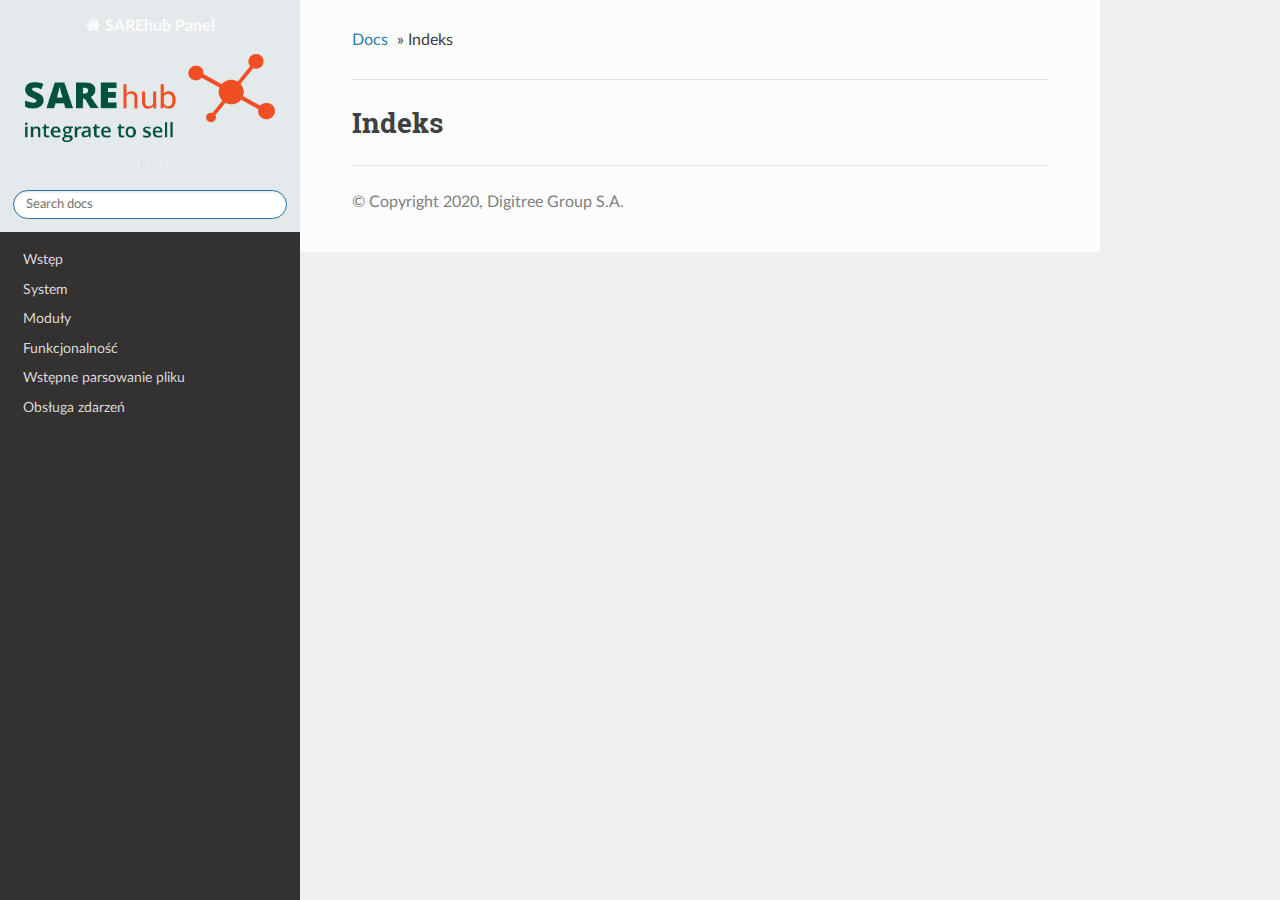
<file: docs/_build/html/genindex.html>
<!DOCTYPE html>
<!--[if IE 8]><html class="no-js lt-ie9" lang="pl" > <![endif]-->
<!--[if gt IE 8]><!--> <html class="no-js" lang="pl" > <!--<![endif]-->
<head>
  <meta charset="utf-8">
  
  <meta name="viewport" content="width=device-width, initial-scale=1.0">
  
  <title>Indeks &mdash; SAREhub Panel 1.0.0 - dokumentacja</title>
  

  
  
  
  

  
  <script type="text/javascript" src="_static/js/modernizr.min.js"></script>
  
    
      <script type="text/javascript" id="documentation_options" data-url_root="./" src="_static/documentation_options.js"></script>
        <script type="text/javascript" src="_static/jquery.js"></script>
        <script type="text/javascript" src="_static/underscore.js"></script>
        <script type="text/javascript" src="_static/doctools.js"></script>
        <script type="text/javascript" src="_static/language_data.js"></script>
        <script type="text/javascript" src="_static/translations.js"></script>
    
    <script type="text/javascript" src="_static/js/theme.js"></script>

    

  
  <link rel="stylesheet" href="_static/css/theme.css" type="text/css" />
  <link rel="stylesheet" href="_static/pygments.css" type="text/css" />
  <link rel="stylesheet" href="https://media.readthedocs.org/css/sphinx_rtd_theme.css" type="text/css" />
  <link rel="stylesheet" href="https://media.readthedocs.org/css/readthedocs-doc-embed.css" type="text/css" />
  <link rel="stylesheet" href="_static/css/extra.css" type="text/css" />
    <link rel="index" title="Indeks" href="#" />
    <link rel="search" title="Szukaj" href="search.html" /> 
</head>

<body class="wy-body-for-nav">

   
  <div class="wy-grid-for-nav">
    
    <nav data-toggle="wy-nav-shift" class="wy-nav-side">
      <div class="wy-side-scroll">
        <div class="wy-side-nav-search" >
          

          
            <a href="index.html" class="icon icon-home"> SAREhub Panel
          

          
            
            <img src="_static/logo.png" class="logo" alt="Logo"/>
          
          </a>

          
            
            
              <div class="version">
                1.0.0
              </div>
            
          

          
<div role="search">
  <form id="rtd-search-form" class="wy-form" action="search.html" method="get">
    <input type="text" name="q" placeholder="Search docs" />
    <input type="hidden" name="check_keywords" value="yes" />
    <input type="hidden" name="area" value="default" />
  </form>
</div>

          
        </div>

        <div class="wy-menu wy-menu-vertical" data-spy="affix" role="navigation" aria-label="main navigation">
          
            
            
              
            
            
              <ul>
<li class="toctree-l1"><a class="reference internal" href="index.html">Wstęp</a></li>
</ul>
<ul>
<li class="toctree-l1"><a class="reference internal" href="system.html">System</a></li>
<li class="toctree-l1"><a class="reference internal" href="module.html">Moduły</a></li>
<li class="toctree-l1"><a class="reference internal" href="functionality.html">Funkcjonalność</a></li>
<li class="toctree-l1"><a class="reference internal" href="preprocesor.html">Wstępne parsowanie pliku</a></li>
<li class="toctree-l1"><a class="reference internal" href="events.html">Obsługa zdarzeń</a></li>
</ul>

            
          
        </div>
      </div>
    </nav>

    <section data-toggle="wy-nav-shift" class="wy-nav-content-wrap">

      
      <nav class="wy-nav-top" aria-label="top navigation">
        
          <i data-toggle="wy-nav-top" class="fa fa-bars"></i>
          <a href="index.html">SAREhub Panel</a>
        
      </nav>


      <div class="wy-nav-content">
        
        <div class="rst-content">
        
          















<div role="navigation" aria-label="breadcrumbs navigation">

  <ul class="wy-breadcrumbs">
    
      <li><a href="index.html">Docs</a> &raquo;</li>
        
      <li>Indeks</li>
    
    
      <li class="wy-breadcrumbs-aside">
        
            
        
      </li>
    
  </ul>

  
  <hr/>
</div>
          <div role="main" class="document" itemscope="itemscope" itemtype="http://schema.org/Article">
           <div itemprop="articleBody">
            

<h1 id="index">Indeks</h1>

<div class="genindex-jumpbox">
 
</div>


           </div>
           
          </div>
          <footer>
  

  <hr/>

  <div role="contentinfo">
    <p>
        &copy; Copyright 2020, Digitree Group S.A.

    </p>
  </div> 

</footer>

        </div>
      </div>

    </section>

  </div>
  


  <script type="text/javascript">
      jQuery(function () {
          SphinxRtdTheme.Navigation.enable(true);
      });
  </script>

  
  
    
   

</body>
</html>
</file>
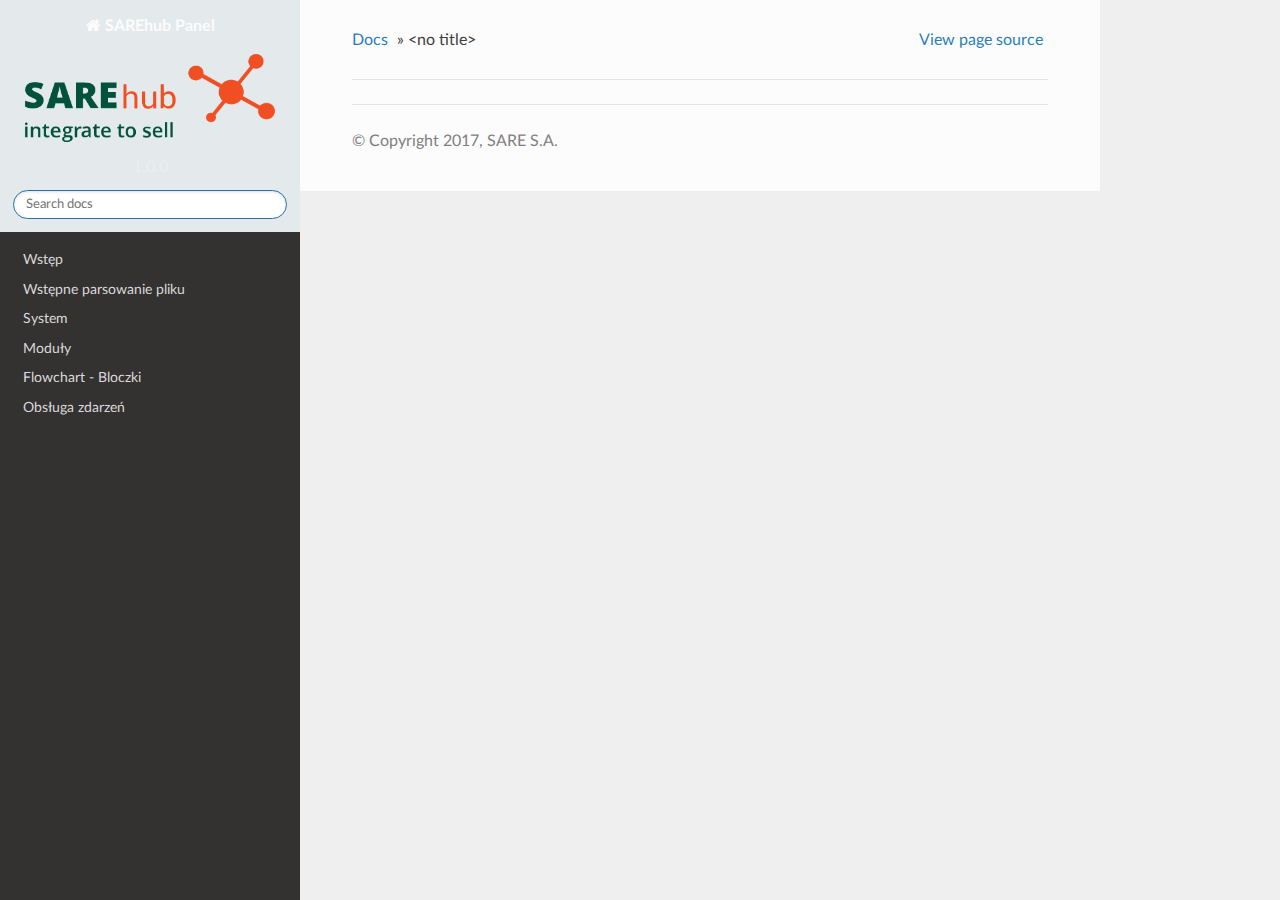
<file: docs/_build/html/handlers.html>
<!DOCTYPE html>
<!--[if IE 8]><html class="no-js lt-ie9" lang="pl" > <![endif]-->
<!--[if gt IE 8]><!--> <html class="no-js" lang="pl" > <!--<![endif]-->
<head>
  <meta charset="utf-8">
  
  <meta name="viewport" content="width=device-width, initial-scale=1.0">
  
  <title>&lt;no title&gt; &mdash; SAREhub Panel 1.0.0 - dokumentacja</title>
  

  
  
  
  

  
  <script type="text/javascript" src="_static/js/modernizr.min.js"></script>
  
    
      <script type="text/javascript" id="documentation_options" data-url_root="./" src="_static/documentation_options.js"></script>
        <script type="text/javascript" src="_static/jquery.js"></script>
        <script type="text/javascript" src="_static/underscore.js"></script>
        <script type="text/javascript" src="_static/doctools.js"></script>
        <script type="text/javascript" src="_static/language_data.js"></script>
        <script type="text/javascript" src="_static/translations.js"></script>
    
    <script type="text/javascript" src="_static/js/theme.js"></script>

    

  
  <link rel="stylesheet" href="_static/css/theme.css" type="text/css" />
  <link rel="stylesheet" href="_static/pygments.css" type="text/css" />
  <link rel="stylesheet" href="https://media.readthedocs.org/css/sphinx_rtd_theme.css" type="text/css" />
  <link rel="stylesheet" href="https://media.readthedocs.org/css/readthedocs-doc-embed.css" type="text/css" />
  <link rel="stylesheet" href="_static/css/extra.css" type="text/css" />
    <link rel="index" title="Indeks" href="genindex.html" />
    <link rel="search" title="Szukaj" href="search.html" /> 
</head>

<body class="wy-body-for-nav">

   
  <div class="wy-grid-for-nav">
    
    <nav data-toggle="wy-nav-shift" class="wy-nav-side">
      <div class="wy-side-scroll">
        <div class="wy-side-nav-search" >
          

          
            <a href="index.html" class="icon icon-home"> SAREhub Panel
          

          
            
            <img src="_static/logo.png" class="logo" alt="Logo"/>
          
          </a>

          
            
            
              <div class="version">
                1.0.0
              </div>
            
          

          
<div role="search">
  <form id="rtd-search-form" class="wy-form" action="search.html" method="get">
    <input type="text" name="q" placeholder="Search docs" />
    <input type="hidden" name="check_keywords" value="yes" />
    <input type="hidden" name="area" value="default" />
  </form>
</div>

          
        </div>

        <div class="wy-menu wy-menu-vertical" data-spy="affix" role="navigation" aria-label="main navigation">
          
            
            
              
            
            
              <ul>
<li class="toctree-l1"><a class="reference internal" href="index.html">Wstęp</a></li>
</ul>
<ul>
<li class="toctree-l1"><a class="reference internal" href="preprocesor.html">Wstępne parsowanie pliku</a></li>
<li class="toctree-l1"><a class="reference internal" href="system.html">System</a></li>
<li class="toctree-l1"><a class="reference internal" href="module.html">Moduły</a></li>
<li class="toctree-l1"><a class="reference internal" href="flowchart.html">Flowchart - Bloczki</a></li>
<li class="toctree-l1"><a class="reference internal" href="events.html">Obsługa zdarzeń</a></li>
</ul>

            
          
        </div>
      </div>
    </nav>

    <section data-toggle="wy-nav-shift" class="wy-nav-content-wrap">

      
      <nav class="wy-nav-top" aria-label="top navigation">
        
          <i data-toggle="wy-nav-top" class="fa fa-bars"></i>
          <a href="index.html">SAREhub Panel</a>
        
      </nav>


      <div class="wy-nav-content">
        
        <div class="rst-content">
        
          















<div role="navigation" aria-label="breadcrumbs navigation">

  <ul class="wy-breadcrumbs">
    
      <li><a href="index.html">Docs</a> &raquo;</li>
        
      <li>&lt;no title&gt;</li>
    
    
      <li class="wy-breadcrumbs-aside">
        
            
            <a href="_sources/handlers.rst.txt" rel="nofollow"> View page source</a>
          
        
      </li>
    
  </ul>

  
  <hr/>
</div>
          <div role="main" class="document" itemscope="itemscope" itemtype="http://schema.org/Article">
           <div itemprop="articleBody">
            
  

           </div>
           
          </div>
          <footer>
  

  <hr/>

  <div role="contentinfo">
    <p>
        &copy; Copyright 2017, SARE S.A.

    </p>
  </div> 

</footer>

        </div>
      </div>

    </section>

  </div>
  


  <script type="text/javascript">
      jQuery(function () {
          SphinxRtdTheme.Navigation.enable(true);
      });
  </script>

  
  
    
   

</body>
</html>
</file>
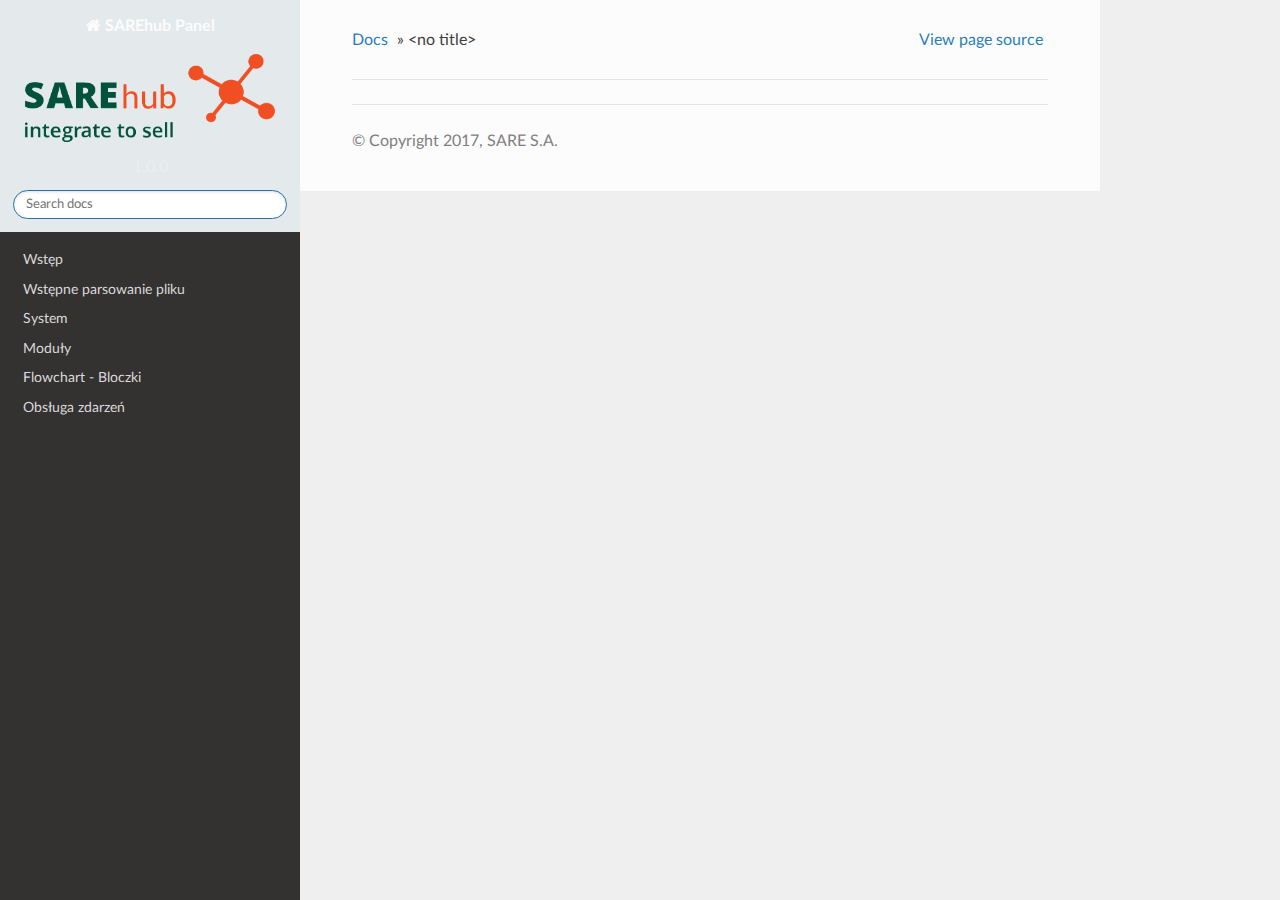
<file: docs/_build/html/integration.html>
<!DOCTYPE html>
<!--[if IE 8]><html class="no-js lt-ie9" lang="pl" > <![endif]-->
<!--[if gt IE 8]><!--> <html class="no-js" lang="pl" > <!--<![endif]-->
<head>
  <meta charset="utf-8">
  
  <meta name="viewport" content="width=device-width, initial-scale=1.0">
  
  <title>&lt;no title&gt; &mdash; SAREhub Panel 1.0.0 - dokumentacja</title>
  

  
  
  
  

  
  <script type="text/javascript" src="_static/js/modernizr.min.js"></script>
  
    
      <script type="text/javascript" id="documentation_options" data-url_root="./" src="_static/documentation_options.js"></script>
        <script type="text/javascript" src="_static/jquery.js"></script>
        <script type="text/javascript" src="_static/underscore.js"></script>
        <script type="text/javascript" src="_static/doctools.js"></script>
        <script type="text/javascript" src="_static/language_data.js"></script>
        <script type="text/javascript" src="_static/translations.js"></script>
    
    <script type="text/javascript" src="_static/js/theme.js"></script>

    

  
  <link rel="stylesheet" href="_static/css/theme.css" type="text/css" />
  <link rel="stylesheet" href="_static/pygments.css" type="text/css" />
  <link rel="stylesheet" href="https://media.readthedocs.org/css/sphinx_rtd_theme.css" type="text/css" />
  <link rel="stylesheet" href="https://media.readthedocs.org/css/readthedocs-doc-embed.css" type="text/css" />
  <link rel="stylesheet" href="_static/css/extra.css" type="text/css" />
    <link rel="index" title="Indeks" href="genindex.html" />
    <link rel="search" title="Szukaj" href="search.html" /> 
</head>

<body class="wy-body-for-nav">

   
  <div class="wy-grid-for-nav">
    
    <nav data-toggle="wy-nav-shift" class="wy-nav-side">
      <div class="wy-side-scroll">
        <div class="wy-side-nav-search" >
          

          
            <a href="index.html" class="icon icon-home"> SAREhub Panel
          

          
            
            <img src="_static/logo.png" class="logo" alt="Logo"/>
          
          </a>

          
            
            
              <div class="version">
                1.0.0
              </div>
            
          

          
<div role="search">
  <form id="rtd-search-form" class="wy-form" action="search.html" method="get">
    <input type="text" name="q" placeholder="Search docs" />
    <input type="hidden" name="check_keywords" value="yes" />
    <input type="hidden" name="area" value="default" />
  </form>
</div>

          
        </div>

        <div class="wy-menu wy-menu-vertical" data-spy="affix" role="navigation" aria-label="main navigation">
          
            
            
              
            
            
              <ul>
<li class="toctree-l1"><a class="reference internal" href="index.html">Wstęp</a></li>
</ul>
<ul>
<li class="toctree-l1"><a class="reference internal" href="preprocesor.html">Wstępne parsowanie pliku</a></li>
<li class="toctree-l1"><a class="reference internal" href="system.html">System</a></li>
<li class="toctree-l1"><a class="reference internal" href="module.html">Moduły</a></li>
<li class="toctree-l1"><a class="reference internal" href="flowchart.html">Flowchart - Bloczki</a></li>
<li class="toctree-l1"><a class="reference internal" href="events.html">Obsługa zdarzeń</a></li>
</ul>

            
          
        </div>
      </div>
    </nav>

    <section data-toggle="wy-nav-shift" class="wy-nav-content-wrap">

      
      <nav class="wy-nav-top" aria-label="top navigation">
        
          <i data-toggle="wy-nav-top" class="fa fa-bars"></i>
          <a href="index.html">SAREhub Panel</a>
        
      </nav>


      <div class="wy-nav-content">
        
        <div class="rst-content">
        
          















<div role="navigation" aria-label="breadcrumbs navigation">

  <ul class="wy-breadcrumbs">
    
      <li><a href="index.html">Docs</a> &raquo;</li>
        
      <li>&lt;no title&gt;</li>
    
    
      <li class="wy-breadcrumbs-aside">
        
            
            <a href="_sources/integration.rst.txt" rel="nofollow"> View page source</a>
          
        
      </li>
    
  </ul>

  
  <hr/>
</div>
          <div role="main" class="document" itemscope="itemscope" itemtype="http://schema.org/Article">
           <div itemprop="articleBody">
            
  

           </div>
           
          </div>
          <footer>
  

  <hr/>

  <div role="contentinfo">
    <p>
        &copy; Copyright 2017, SARE S.A.

    </p>
  </div> 

</footer>

        </div>
      </div>

    </section>

  </div>
  


  <script type="text/javascript">
      jQuery(function () {
          SphinxRtdTheme.Navigation.enable(true);
      });
  </script>

  
  
    
   

</body>
</html>
</file>
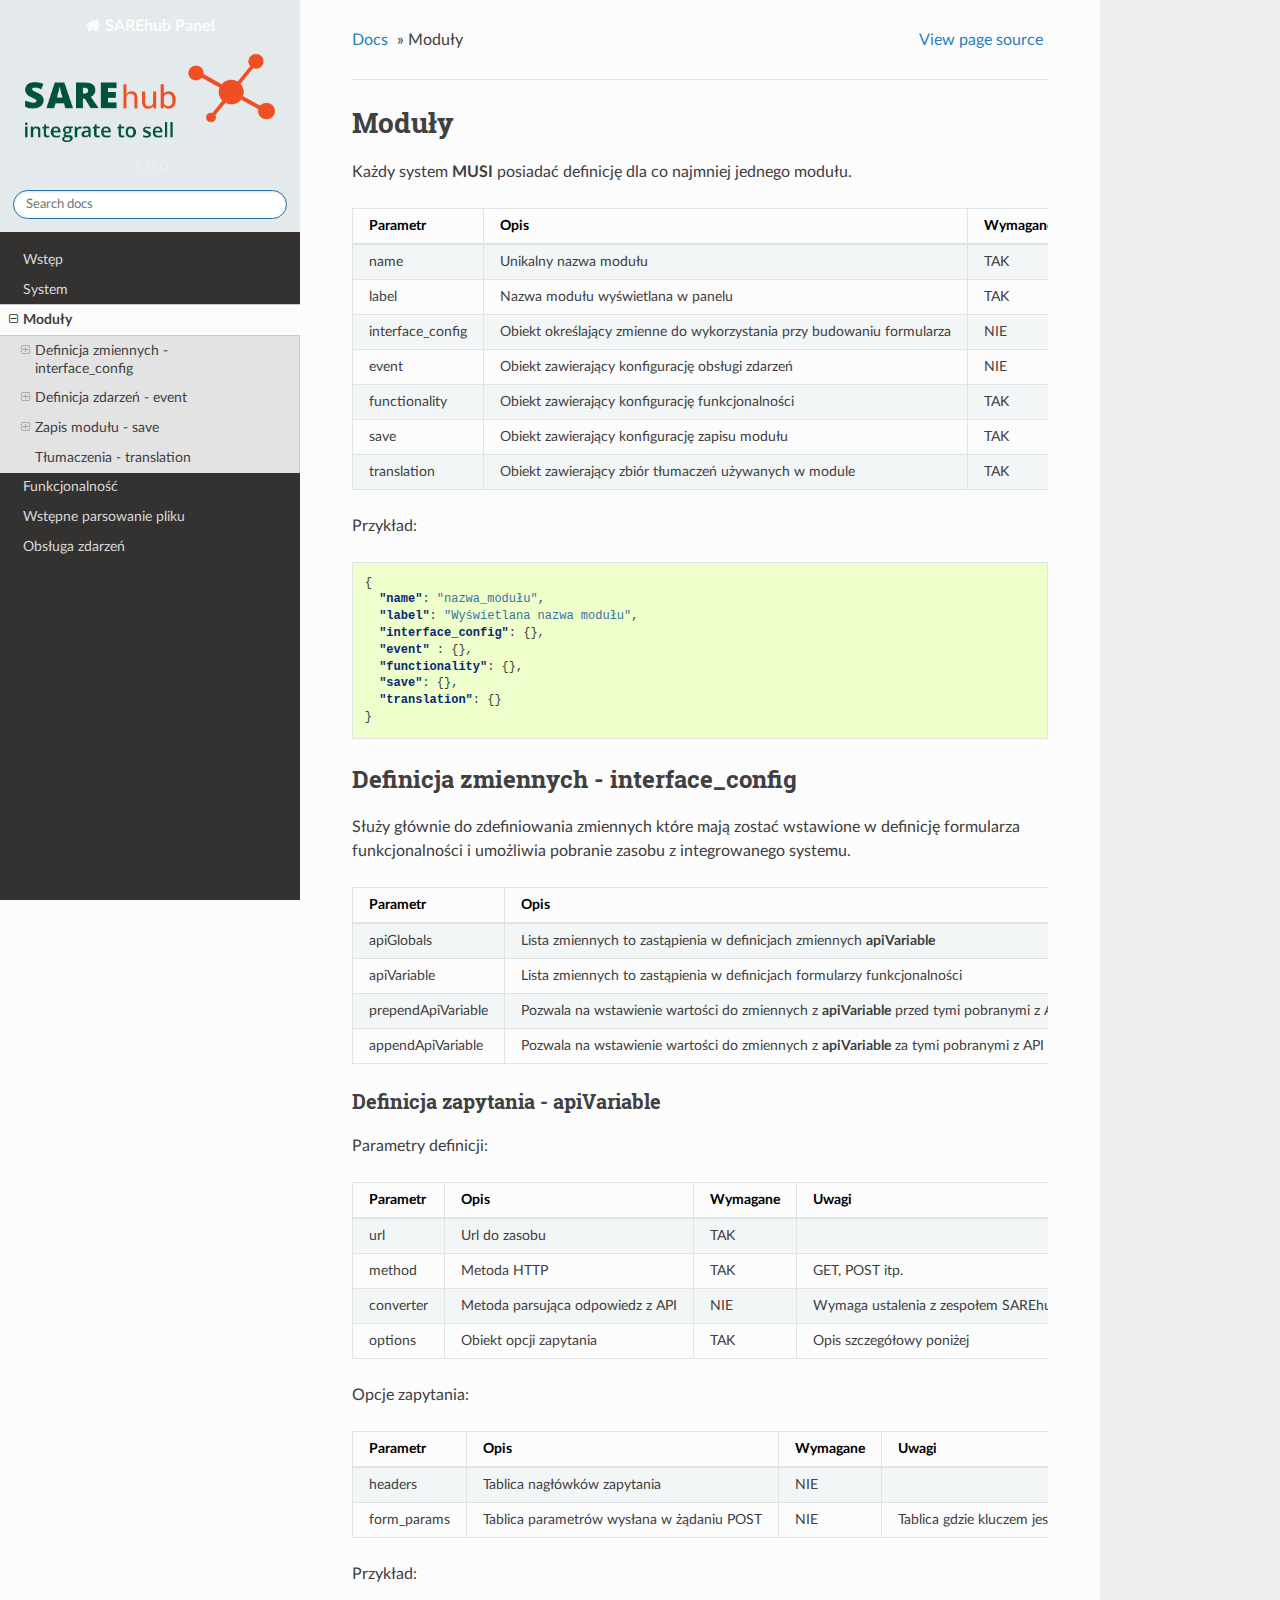
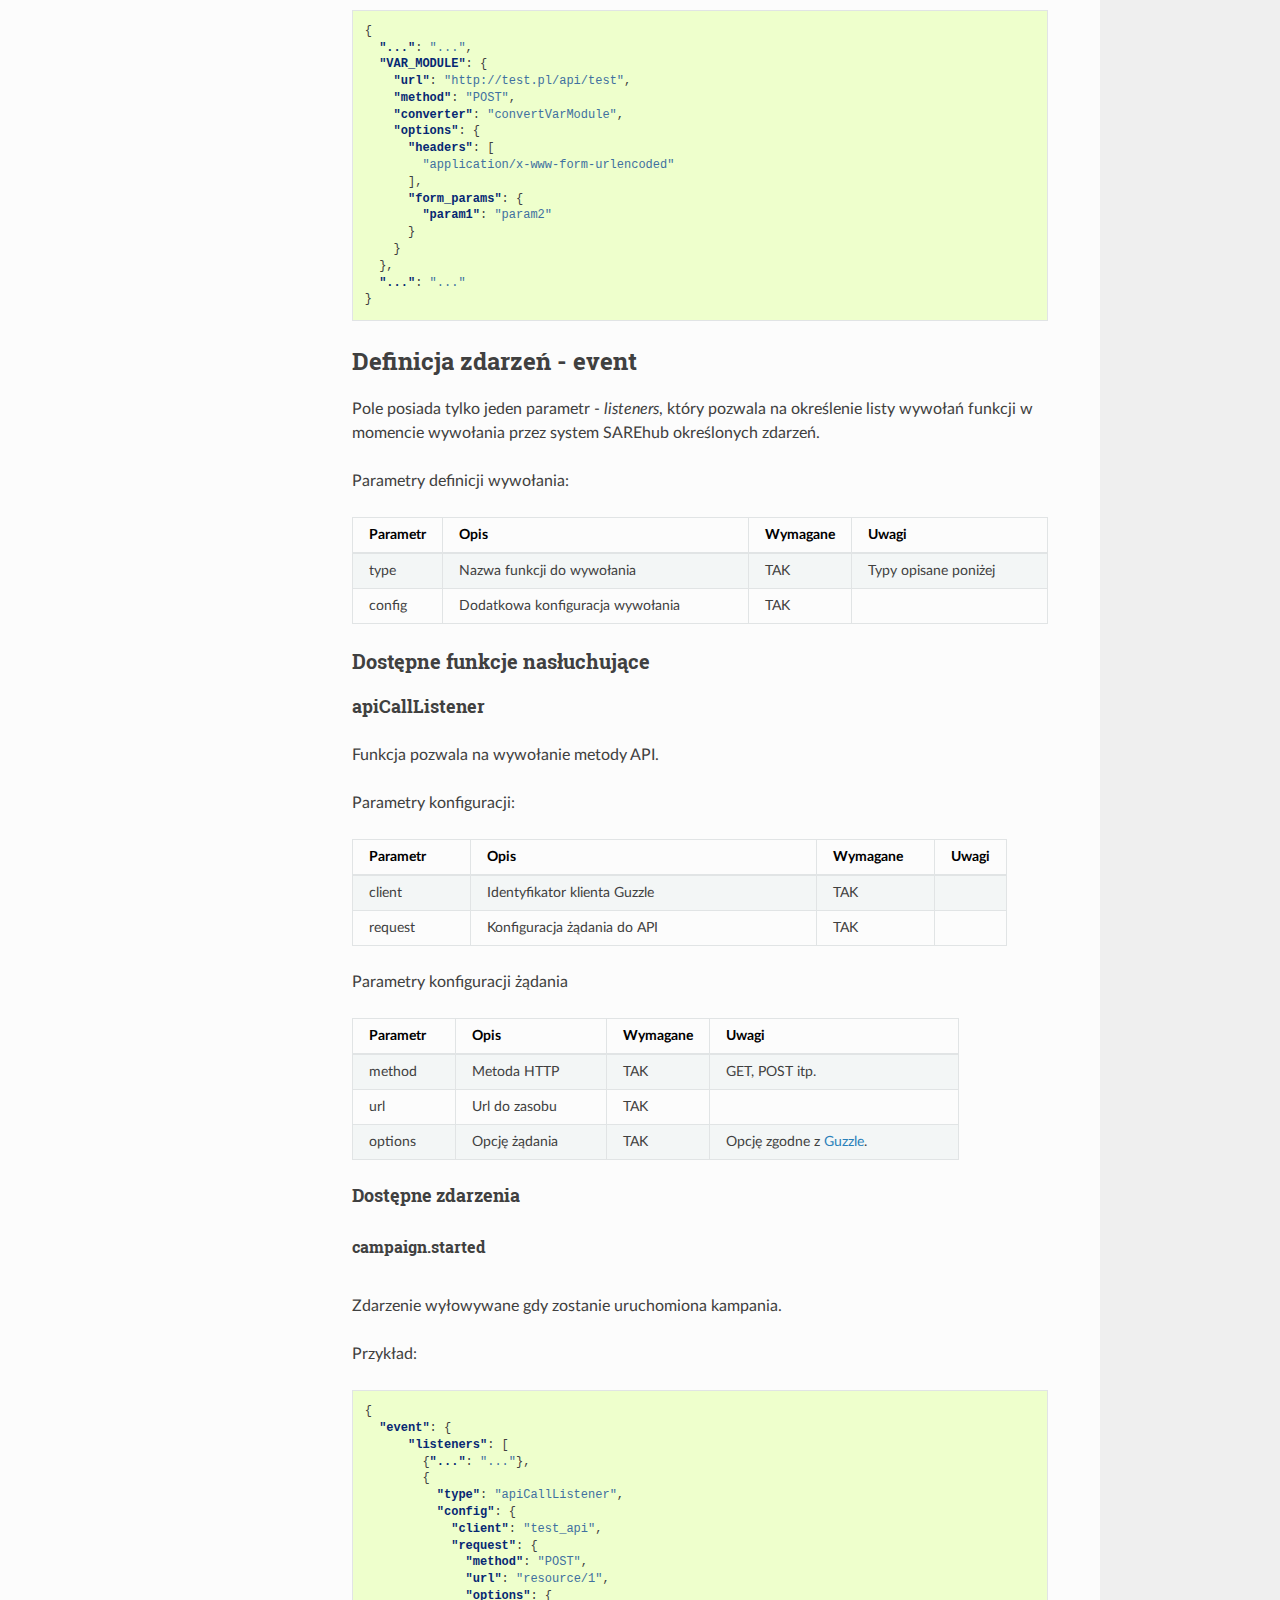
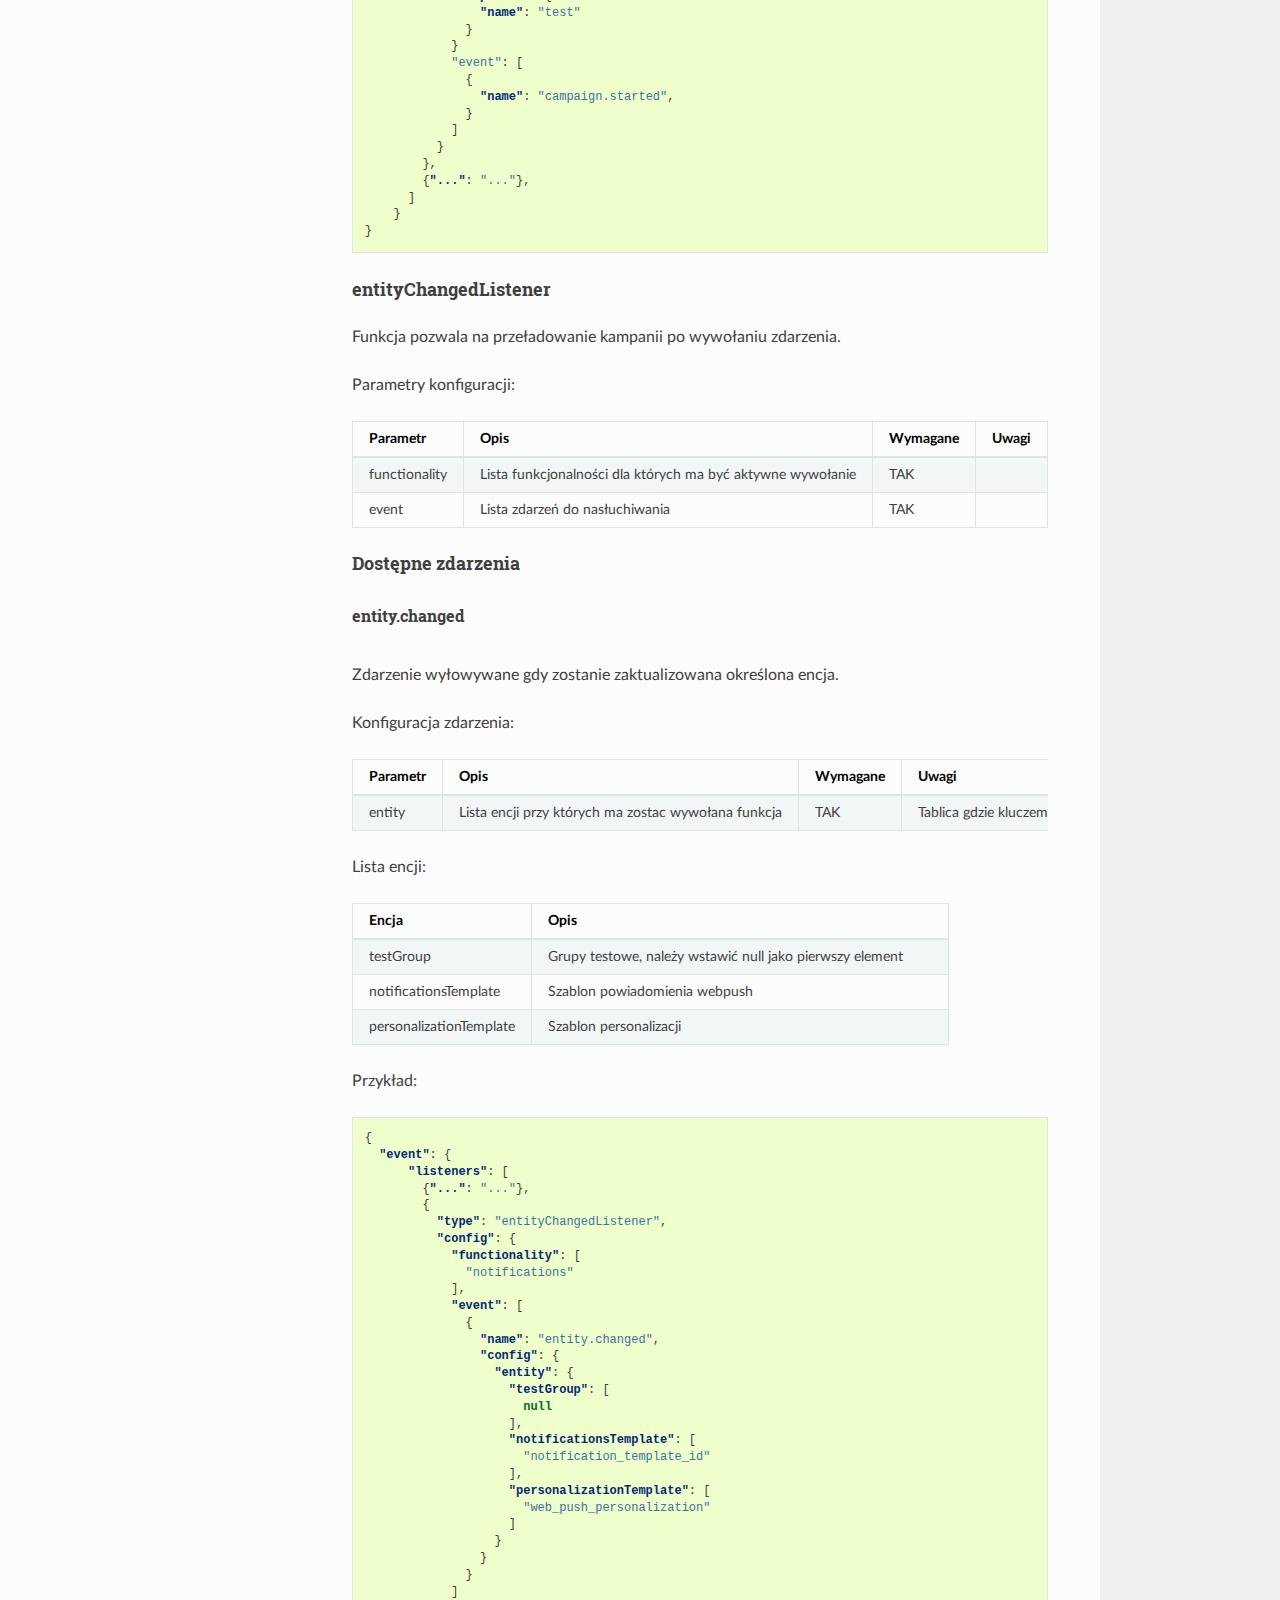
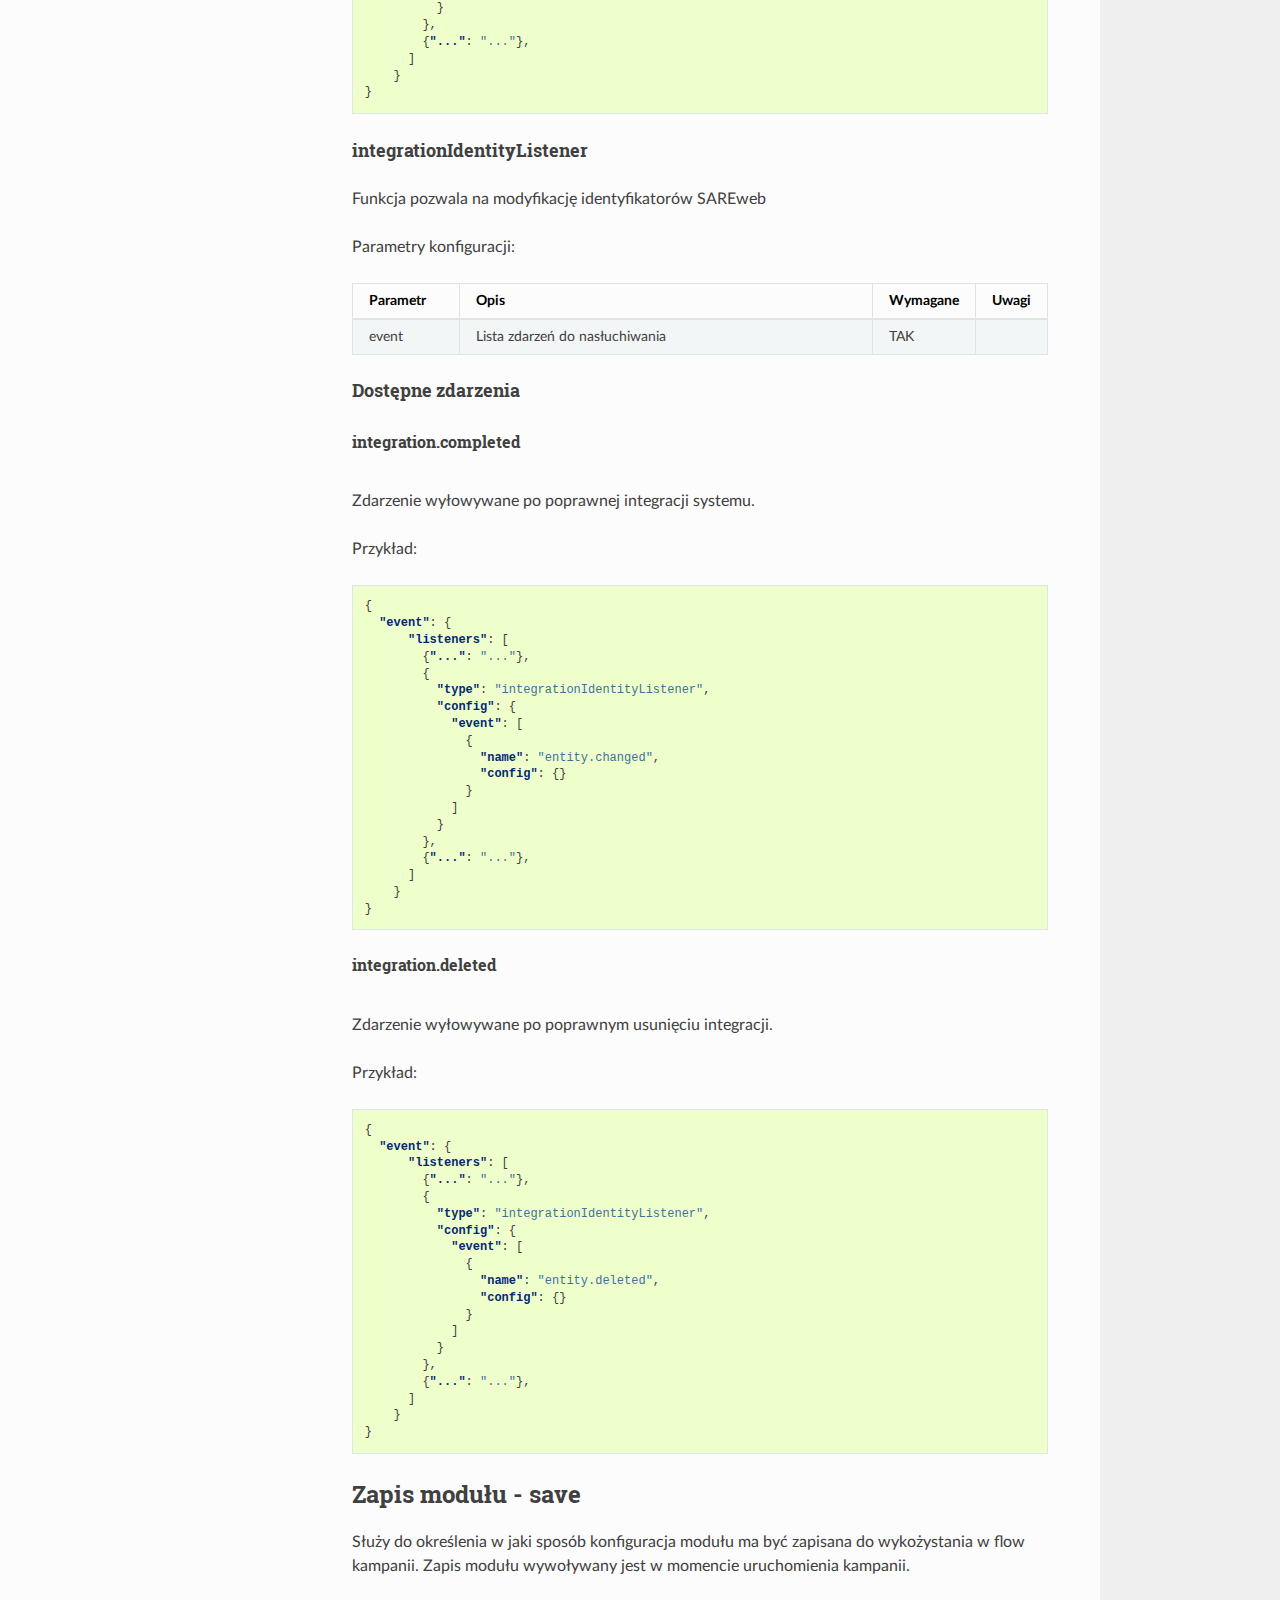
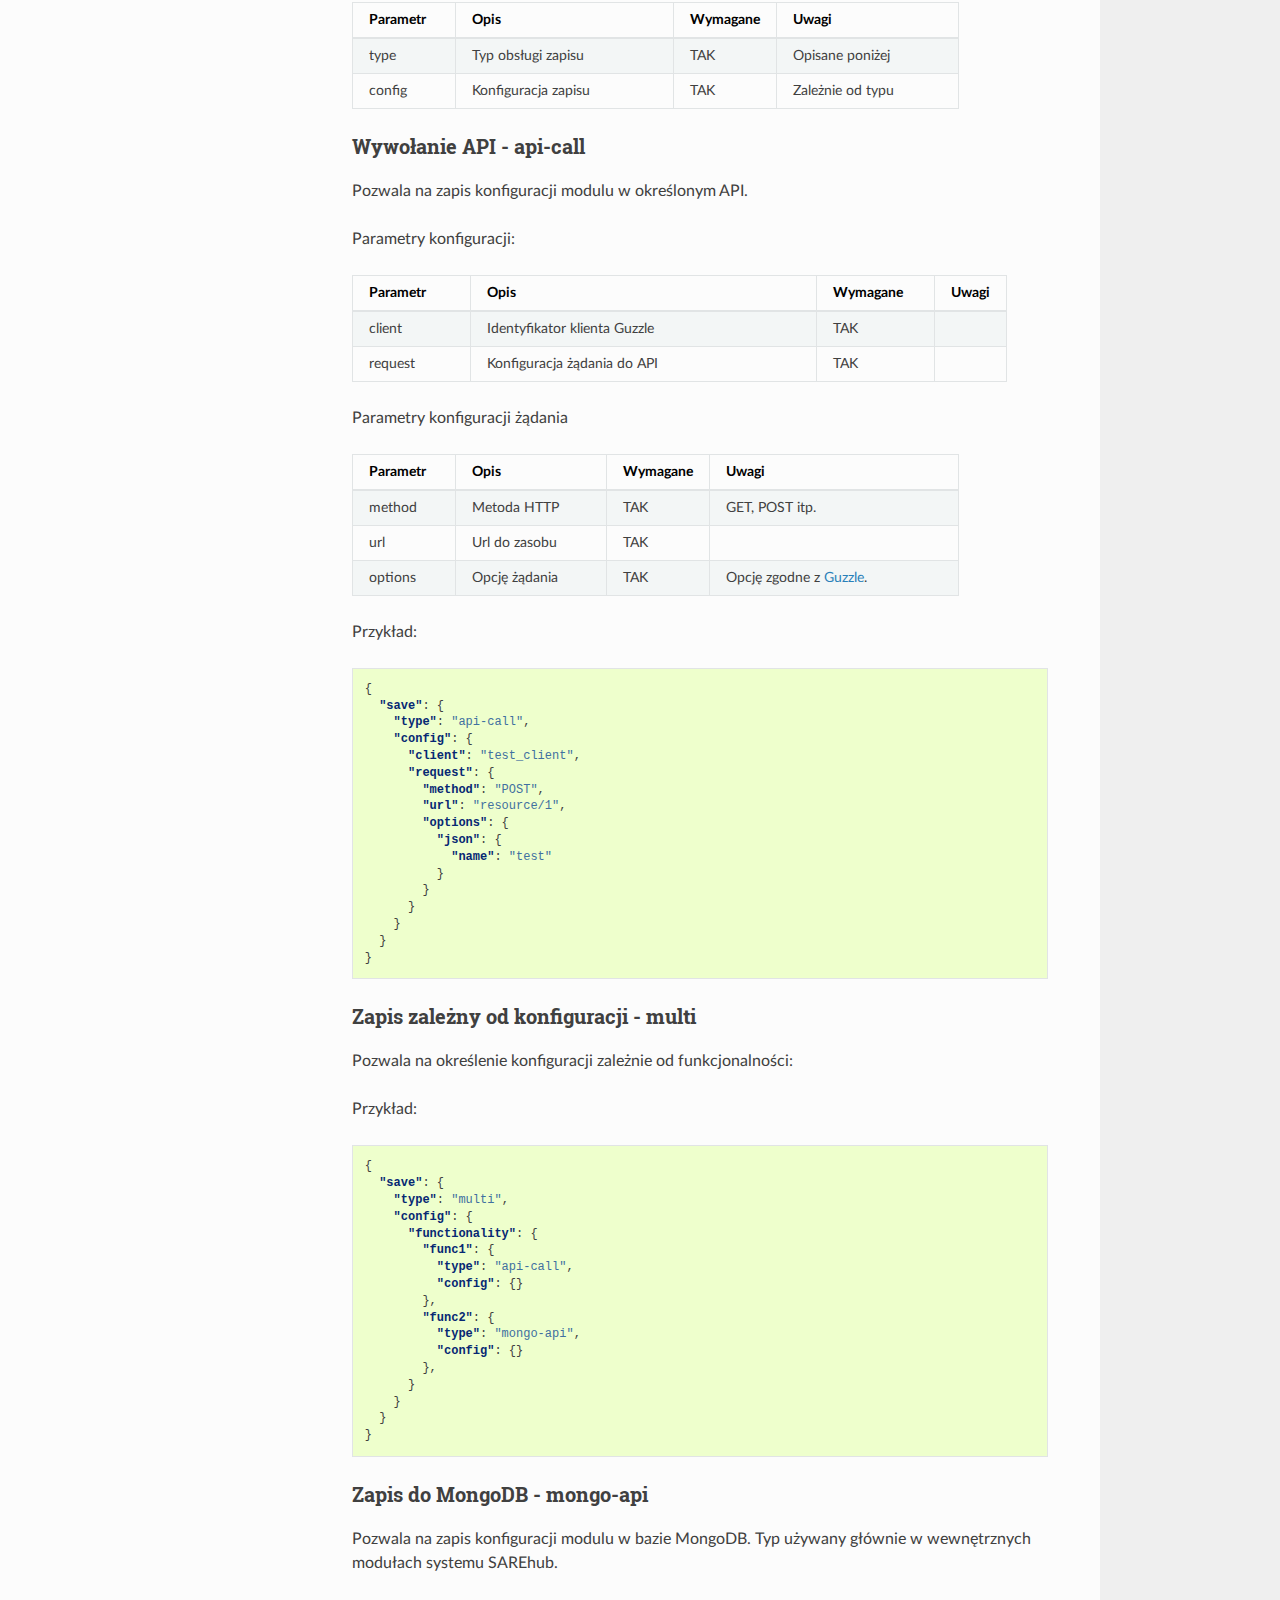
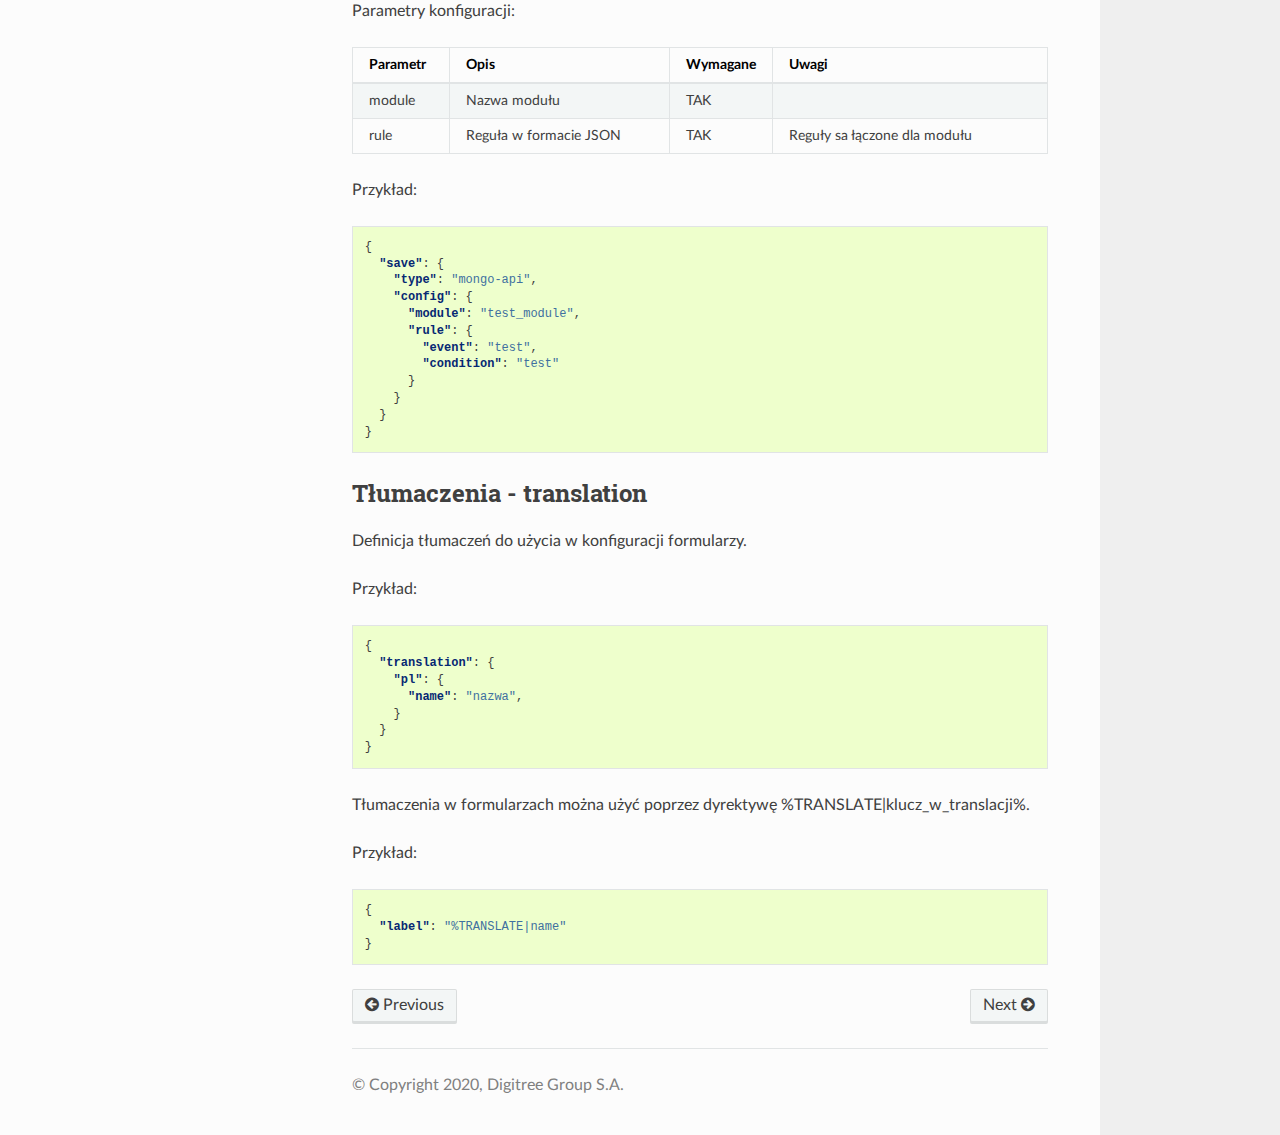
<file: docs/_build/html/module.html>
<!DOCTYPE html>
<!--[if IE 8]><html class="no-js lt-ie9" lang="pl" > <![endif]-->
<!--[if gt IE 8]><!--> <html class="no-js" lang="pl" > <!--<![endif]-->
<head>
  <meta charset="utf-8">
  
  <meta name="viewport" content="width=device-width, initial-scale=1.0">
  
  <title>Moduły &mdash; SAREhub Panel 1.0.0 - dokumentacja</title>
  

  
  
  
  

  
  <script type="text/javascript" src="_static/js/modernizr.min.js"></script>
  
    
      <script type="text/javascript" id="documentation_options" data-url_root="./" src="_static/documentation_options.js"></script>
        <script type="text/javascript" src="_static/jquery.js"></script>
        <script type="text/javascript" src="_static/underscore.js"></script>
        <script type="text/javascript" src="_static/doctools.js"></script>
        <script type="text/javascript" src="_static/language_data.js"></script>
        <script type="text/javascript" src="_static/translations.js"></script>
    
    <script type="text/javascript" src="_static/js/theme.js"></script>

    

  
  <link rel="stylesheet" href="_static/css/theme.css" type="text/css" />
  <link rel="stylesheet" href="_static/pygments.css" type="text/css" />
  <link rel="stylesheet" href="https://media.readthedocs.org/css/sphinx_rtd_theme.css" type="text/css" />
  <link rel="stylesheet" href="https://media.readthedocs.org/css/readthedocs-doc-embed.css" type="text/css" />
  <link rel="stylesheet" href="_static/css/extra.css" type="text/css" />
    <link rel="index" title="Indeks" href="genindex.html" />
    <link rel="search" title="Szukaj" href="search.html" />
    <link rel="next" title="Funkcjonalność" href="functionality.html" />
    <link rel="prev" title="System" href="system.html" /> 
</head>

<body class="wy-body-for-nav">

   
  <div class="wy-grid-for-nav">
    
    <nav data-toggle="wy-nav-shift" class="wy-nav-side">
      <div class="wy-side-scroll">
        <div class="wy-side-nav-search" >
          

          
            <a href="index.html" class="icon icon-home"> SAREhub Panel
          

          
            
            <img src="_static/logo.png" class="logo" alt="Logo"/>
          
          </a>

          
            
            
              <div class="version">
                1.0.0
              </div>
            
          

          
<div role="search">
  <form id="rtd-search-form" class="wy-form" action="search.html" method="get">
    <input type="text" name="q" placeholder="Search docs" />
    <input type="hidden" name="check_keywords" value="yes" />
    <input type="hidden" name="area" value="default" />
  </form>
</div>

          
        </div>

        <div class="wy-menu wy-menu-vertical" data-spy="affix" role="navigation" aria-label="main navigation">
          
            
            
              
            
            
              <ul>
<li class="toctree-l1"><a class="reference internal" href="index.html">Wstęp</a></li>
</ul>
<ul class="current">
<li class="toctree-l1"><a class="reference internal" href="system.html">System</a></li>
<li class="toctree-l1 current"><a class="current reference internal" href="#">Moduły</a><ul>
<li class="toctree-l2"><a class="reference internal" href="#definicja-zmiennych-interface-config">Definicja zmiennych - interface_config</a><ul>
<li class="toctree-l3"><a class="reference internal" href="#definicja-zapytania-apivariable">Definicja zapytania - apiVariable</a></li>
</ul>
</li>
<li class="toctree-l2"><a class="reference internal" href="#definicja-zdarzen-event">Definicja zdarzeń - event</a><ul>
<li class="toctree-l3"><a class="reference internal" href="#dostepne-funkcje-nasluchujace">Dostępne funkcje nasłuchujące</a><ul>
<li class="toctree-l4"><a class="reference internal" href="#apicalllistener">apiCallListener</a></li>
<li class="toctree-l4"><a class="reference internal" href="#entitychangedlistener">entityChangedListener</a></li>
<li class="toctree-l4"><a class="reference internal" href="#integrationidentitylistener">integrationIdentityListener</a></li>
</ul>
</li>
</ul>
</li>
<li class="toctree-l2"><a class="reference internal" href="#zapis-modulu-save">Zapis modułu - save</a><ul>
<li class="toctree-l3"><a class="reference internal" href="#wywolanie-api-api-call">Wywołanie API - api-call</a></li>
<li class="toctree-l3"><a class="reference internal" href="#zapis-zalezny-od-konfiguracji-multi">Zapis zależny od konfiguracji - multi</a></li>
<li class="toctree-l3"><a class="reference internal" href="#zapis-do-mongodb-mongo-api">Zapis do MongoDB - mongo-api</a></li>
</ul>
</li>
<li class="toctree-l2"><a class="reference internal" href="#tlumaczenia-translation">Tłumaczenia - translation</a></li>
</ul>
</li>
<li class="toctree-l1"><a class="reference internal" href="functionality.html">Funkcjonalność</a></li>
<li class="toctree-l1"><a class="reference internal" href="preprocesor.html">Wstępne parsowanie pliku</a></li>
<li class="toctree-l1"><a class="reference internal" href="events.html">Obsługa zdarzeń</a></li>
</ul>

            
          
        </div>
      </div>
    </nav>

    <section data-toggle="wy-nav-shift" class="wy-nav-content-wrap">

      
      <nav class="wy-nav-top" aria-label="top navigation">
        
          <i data-toggle="wy-nav-top" class="fa fa-bars"></i>
          <a href="index.html">SAREhub Panel</a>
        
      </nav>


      <div class="wy-nav-content">
        
        <div class="rst-content">
        
          















<div role="navigation" aria-label="breadcrumbs navigation">

  <ul class="wy-breadcrumbs">
    
      <li><a href="index.html">Docs</a> &raquo;</li>
        
      <li>Moduły</li>
    
    
      <li class="wy-breadcrumbs-aside">
        
            
            <a href="_sources/module.rst.txt" rel="nofollow"> View page source</a>
          
        
      </li>
    
  </ul>

  
  <hr/>
</div>
          <div role="main" class="document" itemscope="itemscope" itemtype="http://schema.org/Article">
           <div itemprop="articleBody">
            
  <div class="section" id="moduly">
<span id="module-ref"></span><h1>Moduły<a class="headerlink" href="#moduly" title="Stały odnośnik do tego nagłówka">¶</a></h1>
<p>Każdy system <strong>MUSI</strong> posiadać definicję dla co najmniej jednego modułu.</p>
<table border="1" class="docutils">
<colgroup>
<col width="12%" />
<col width="46%" />
<col width="6%" />
<col width="37%" />
</colgroup>
<thead valign="bottom">
<tr class="row-odd"><th class="head">Parametr</th>
<th class="head">Opis</th>
<th class="head">Wymagane</th>
<th class="head">Uwagi</th>
</tr>
</thead>
<tbody valign="top">
<tr class="row-even"><td>name</td>
<td>Unikalny nazwa modułu</td>
<td>TAK</td>
<td>Maksymalnie 32 znaki w formacie A-Z, a-z, 0-9, -, _</td>
</tr>
<tr class="row-odd"><td>label</td>
<td>Nazwa modułu wyświetlana w panelu</td>
<td>TAK</td>
<td>Maksymalnie 255 znaków</td>
</tr>
<tr class="row-even"><td>interface_config</td>
<td>Obiekt określający zmienne do wykorzystania przy budowaniu formularza</td>
<td>NIE</td>
<td>Opis szczegółowy poniżej</td>
</tr>
<tr class="row-odd"><td>event</td>
<td>Obiekt zawierający konfigurację obsługi zdarzeń</td>
<td>NIE</td>
<td>Opis szczegółowy poniżej</td>
</tr>
<tr class="row-even"><td>functionality</td>
<td>Obiekt zawierający konfigurację funkcjonalności</td>
<td>TAK</td>
<td>Lista definicji <a class="reference internal" href="functionality.html"><span class="doc">funkcjonalności</span></a></td>
</tr>
<tr class="row-odd"><td>save</td>
<td>Obiekt zawierający konfigurację zapisu modułu</td>
<td>TAK</td>
<td>Opis szczegółowy poniżej</td>
</tr>
<tr class="row-even"><td>translation</td>
<td>Obiekt zawierający zbiór tłumaczeń używanych w module</td>
<td>TAK</td>
<td>Opis szczegółowy poniżej</td>
</tr>
</tbody>
</table>
<p>Przykład:</p>
<div class="highlight-json notranslate"><div class="highlight"><pre><span></span><span class="p">{</span>
  <span class="nt">&quot;name&quot;</span><span class="p">:</span> <span class="s2">&quot;nazwa_modułu&quot;</span><span class="p">,</span>
  <span class="nt">&quot;label&quot;</span><span class="p">:</span> <span class="s2">&quot;Wyświetlana nazwa modułu&quot;</span><span class="p">,</span>
  <span class="nt">&quot;interface_config&quot;</span><span class="p">:</span> <span class="p">{},</span>
  <span class="nt">&quot;event&quot;</span> <span class="p">:</span> <span class="p">{},</span>
  <span class="nt">&quot;functionality&quot;</span><span class="p">:</span> <span class="p">{},</span>
  <span class="nt">&quot;save&quot;</span><span class="p">:</span> <span class="p">{},</span>
  <span class="nt">&quot;translation&quot;</span><span class="p">:</span> <span class="p">{}</span>
<span class="p">}</span>
</pre></div>
</div>
<div class="section" id="definicja-zmiennych-interface-config">
<h2>Definicja zmiennych - interface_config<a class="headerlink" href="#definicja-zmiennych-interface-config" title="Stały odnośnik do tego nagłówka">¶</a></h2>
<p>Służy głównie do zdefiniowania zmiennych które mają&nbsp;zostać wstawione w definicję formularza funkcjonalności i umożliwia pobranie zasobu z integrowanego systemu.</p>
<table border="1" class="docutils">
<colgroup>
<col width="8%" />
<col width="38%" />
<col width="4%" />
<col width="50%" />
</colgroup>
<thead valign="bottom">
<tr class="row-odd"><th class="head">Parametr</th>
<th class="head">Opis</th>
<th class="head">Wymagane</th>
<th class="head">Uwagi</th>
</tr>
</thead>
<tbody valign="top">
<tr class="row-even"><td>apiGlobals</td>
<td>Lista zmiennych to zastąpienia w definicjach zmiennych <strong>apiVariable</strong></td>
<td>NIE</td>
<td>Tablica gdzie wartością jest nazwa zmiennej w formacie <strong>A-Z, _</strong>, a wartoscią pola jest wartość stałej</td>
</tr>
<tr class="row-odd"><td>apiVariable</td>
<td>Lista zmiennych to zastąpienia w definicjach formularzy funkcjonalności</td>
<td>NIE</td>
<td>Tablica gdzie wartością jest nazwa zmiennej w formacie <strong>A-Z, _</strong>, a wartoscią definicja zapytania do zewnętrznego API</td>
</tr>
<tr class="row-even"><td>prependApiVariable</td>
<td>Pozwala na wstawienie wartości do zmiennych z <strong>apiVariable</strong> przed tymi pobranymi z API</td>
<td>NIE</td>
<td>Tablica gdzie wartością jest nazwa zmiennej w formacie <strong>A-Z, _</strong></td>
</tr>
<tr class="row-odd"><td>appendApiVariable</td>
<td>Pozwala na wstawienie wartości do zmiennych z <strong>apiVariable</strong> za tymi pobranymi z API</td>
<td>NIE</td>
<td>Tablica gdzie wartością jest nazwa zmiennej w formacie <strong>A-Z, _</strong></td>
</tr>
</tbody>
</table>
<div class="section" id="definicja-zapytania-apivariable">
<h3>Definicja zapytania - apiVariable<a class="headerlink" href="#definicja-zapytania-apivariable" title="Stały odnośnik do tego nagłówka">¶</a></h3>
<p>Parametry definicji:</p>
<table border="1" class="docutils">
<colgroup>
<col width="12%" />
<col width="37%" />
<col width="11%" />
<col width="40%" />
</colgroup>
<thead valign="bottom">
<tr class="row-odd"><th class="head">Parametr</th>
<th class="head">Opis</th>
<th class="head">Wymagane</th>
<th class="head">Uwagi</th>
</tr>
</thead>
<tbody valign="top">
<tr class="row-even"><td>url</td>
<td>Url do zasobu</td>
<td>TAK</td>
<td>&#160;</td>
</tr>
<tr class="row-odd"><td>method</td>
<td>Metoda HTTP</td>
<td>TAK</td>
<td>GET, POST itp.</td>
</tr>
<tr class="row-even"><td>converter</td>
<td>Metoda parsująca odpowiedz z API</td>
<td>NIE</td>
<td>Wymaga ustalenia z zespołem SAREhub</td>
</tr>
<tr class="row-odd"><td>options</td>
<td>Obiekt opcji zapytania</td>
<td>TAK</td>
<td>Opis szczegółowy poniżej</td>
</tr>
</tbody>
</table>
<p>Opcje zapytania:</p>
<table border="1" class="docutils">
<colgroup>
<col width="9%" />
<col width="30%" />
<col width="7%" />
<col width="53%" />
</colgroup>
<thead valign="bottom">
<tr class="row-odd"><th class="head">Parametr</th>
<th class="head">Opis</th>
<th class="head">Wymagane</th>
<th class="head">Uwagi</th>
</tr>
</thead>
<tbody valign="top">
<tr class="row-even"><td>headers</td>
<td>Tablica nagłówków zapytania</td>
<td>NIE</td>
<td>&#160;</td>
</tr>
<tr class="row-odd"><td>form_params</td>
<td>Tablica parametrów wysłana w żądaniu POST</td>
<td>NIE</td>
<td>Tablica gdzie kluczem jest nazwa parametru, a wartością wartość parametru</td>
</tr>
</tbody>
</table>
<p>Przykład:</p>
<div class="highlight-json notranslate"><div class="highlight"><pre><span></span><span class="p">{</span>
  <span class="nt">&quot;...&quot;</span><span class="p">:</span> <span class="s2">&quot;...&quot;</span><span class="p">,</span>
  <span class="nt">&quot;VAR_MODULE&quot;</span><span class="p">:</span> <span class="p">{</span>
    <span class="nt">&quot;url&quot;</span><span class="p">:</span> <span class="s2">&quot;http://test.pl/api/test&quot;</span><span class="p">,</span>
    <span class="nt">&quot;method&quot;</span><span class="p">:</span> <span class="s2">&quot;POST&quot;</span><span class="p">,</span>
    <span class="nt">&quot;converter&quot;</span><span class="p">:</span> <span class="s2">&quot;convertVarModule&quot;</span><span class="p">,</span>
    <span class="nt">&quot;options&quot;</span><span class="p">:</span> <span class="p">{</span>
      <span class="nt">&quot;headers&quot;</span><span class="p">:</span> <span class="p">[</span>
        <span class="s2">&quot;application/x-www-form-urlencoded&quot;</span>
      <span class="p">],</span>
      <span class="nt">&quot;form_params&quot;</span><span class="p">:</span> <span class="p">{</span>
        <span class="nt">&quot;param1&quot;</span><span class="p">:</span> <span class="s2">&quot;param2&quot;</span>
      <span class="p">}</span>
    <span class="p">}</span>
  <span class="p">},</span>
  <span class="nt">&quot;...&quot;</span><span class="p">:</span> <span class="s2">&quot;...&quot;</span>
<span class="p">}</span>
</pre></div>
</div>
</div>
</div>
<div class="section" id="definicja-zdarzen-event">
<h2>Definicja zdarzeń - event<a class="headerlink" href="#definicja-zdarzen-event" title="Stały odnośnik do tego nagłówka">¶</a></h2>
<p>Pole posiada tylko jeden parametr - <em>listeners</em>, który pozwala na określenie listy wywołań funkcji w momencie wywołania przez system SAREhub określonych zdarzeń.</p>
<p>Parametry definicji wywołania:</p>
<table border="1" class="docutils">
<colgroup>
<col width="13%" />
<col width="45%" />
<col width="13%" />
<col width="29%" />
</colgroup>
<thead valign="bottom">
<tr class="row-odd"><th class="head">Parametr</th>
<th class="head">Opis</th>
<th class="head">Wymagane</th>
<th class="head">Uwagi</th>
</tr>
</thead>
<tbody valign="top">
<tr class="row-even"><td>type</td>
<td>Nazwa funkcji do wywołania</td>
<td>TAK</td>
<td>Typy opisane poniżej</td>
</tr>
<tr class="row-odd"><td>config</td>
<td>Dodatkowa konfiguracja wywołania</td>
<td>TAK</td>
<td>&#160;</td>
</tr>
</tbody>
</table>
<div class="section" id="dostepne-funkcje-nasluchujace">
<h3>Dostępne funkcje nasłuchujące<a class="headerlink" href="#dostepne-funkcje-nasluchujace" title="Stały odnośnik do tego nagłówka">¶</a></h3>
<div class="section" id="apicalllistener">
<h4>apiCallListener<a class="headerlink" href="#apicalllistener" title="Stały odnośnik do tego nagłówka">¶</a></h4>
<p>Funkcja pozwala na wywołanie metody API.</p>
<p>Parametry konfiguracji:</p>
<table border="1" class="docutils">
<colgroup>
<col width="18%" />
<col width="53%" />
<col width="18%" />
<col width="12%" />
</colgroup>
<thead valign="bottom">
<tr class="row-odd"><th class="head">Parametr</th>
<th class="head">Opis</th>
<th class="head">Wymagane</th>
<th class="head">Uwagi</th>
</tr>
</thead>
<tbody valign="top">
<tr class="row-even"><td>client</td>
<td>Identyfikator klienta Guzzle</td>
<td>TAK</td>
<td>&#160;</td>
</tr>
<tr class="row-odd"><td>request</td>
<td>Konfiguracja żądania do API</td>
<td>TAK</td>
<td>&#160;</td>
</tr>
</tbody>
</table>
<p>Parametry konfiguracji żądania</p>
<table border="1" class="docutils">
<colgroup>
<col width="17%" />
<col width="25%" />
<col width="17%" />
<col width="42%" />
</colgroup>
<thead valign="bottom">
<tr class="row-odd"><th class="head">Parametr</th>
<th class="head">Opis</th>
<th class="head">Wymagane</th>
<th class="head">Uwagi</th>
</tr>
</thead>
<tbody valign="top">
<tr class="row-even"><td>method</td>
<td>Metoda HTTP</td>
<td>TAK</td>
<td>GET, POST itp.</td>
</tr>
<tr class="row-odd"><td>url</td>
<td>Url do zasobu</td>
<td>TAK</td>
<td>&#160;</td>
</tr>
<tr class="row-even"><td>options</td>
<td>Opcję żądania</td>
<td>TAK</td>
<td>Opcję zgodne z <a class="reference external" href="http://docs.guzzlephp.org/en/stable/request-options.html">Guzzle</a>.</td>
</tr>
</tbody>
</table>
<div class="section" id="dostepne-zdarzenia">
<h5>Dostępne zdarzenia<a class="headerlink" href="#dostepne-zdarzenia" title="Stały odnośnik do tego nagłówka">¶</a></h5>
<div class="section" id="campaign-started">
<h6>campaign.started<a class="headerlink" href="#campaign-started" title="Stały odnośnik do tego nagłówka">¶</a></h6>
<p>Zdarzenie wyłowywane gdy zostanie uruchomiona kampania.</p>
<p>Przykład:</p>
<div class="highlight-json notranslate"><div class="highlight"><pre><span></span><span class="p">{</span>
  <span class="nt">&quot;event&quot;</span><span class="p">:</span> <span class="p">{</span>
      <span class="nt">&quot;listeners&quot;</span><span class="p">:</span> <span class="p">[</span>
        <span class="p">{</span><span class="nt">&quot;...&quot;</span><span class="p">:</span> <span class="s2">&quot;...&quot;</span><span class="p">},</span>
        <span class="p">{</span>
          <span class="nt">&quot;type&quot;</span><span class="p">:</span> <span class="s2">&quot;apiCallListener&quot;</span><span class="p">,</span>
          <span class="nt">&quot;config&quot;</span><span class="p">:</span> <span class="p">{</span>
            <span class="nt">&quot;client&quot;</span><span class="p">:</span> <span class="s2">&quot;test_api&quot;</span><span class="p">,</span>
            <span class="nt">&quot;request&quot;</span><span class="p">:</span> <span class="p">{</span>
              <span class="nt">&quot;method&quot;</span><span class="p">:</span> <span class="s2">&quot;POST&quot;</span><span class="p">,</span>
              <span class="nt">&quot;url&quot;</span><span class="p">:</span> <span class="s2">&quot;resource/1&quot;</span><span class="p">,</span>
              <span class="nt">&quot;options&quot;</span><span class="p">:</span> <span class="p">{</span>
                <span class="nt">&quot;name&quot;</span><span class="p">:</span> <span class="s2">&quot;test&quot;</span>
              <span class="p">}</span>
            <span class="p">}</span>
            <span class="s2">&quot;event&quot;</span><span class="p">:</span> <span class="p">[</span>
              <span class="p">{</span>
                <span class="nt">&quot;name&quot;</span><span class="p">:</span> <span class="s2">&quot;campaign.started&quot;</span><span class="p">,</span>
              <span class="p">}</span>
            <span class="p">]</span>
          <span class="p">}</span>
        <span class="p">},</span>
        <span class="p">{</span><span class="nt">&quot;...&quot;</span><span class="p">:</span> <span class="s2">&quot;...&quot;</span><span class="p">},</span>
      <span class="p">]</span>
    <span class="p">}</span>
<span class="p">}</span>
</pre></div>
</div>
</div>
</div>
</div>
<div class="section" id="entitychangedlistener">
<h4>entityChangedListener<a class="headerlink" href="#entitychangedlistener" title="Stały odnośnik do tego nagłówka">¶</a></h4>
<p>Funkcja pozwala na przeładowanie kampanii po wywołaniu zdarzenia.</p>
<p>Parametry konfiguracji:</p>
<table border="1" class="docutils">
<colgroup>
<col width="16%" />
<col width="65%" />
<col width="11%" />
<col width="8%" />
</colgroup>
<thead valign="bottom">
<tr class="row-odd"><th class="head">Parametr</th>
<th class="head">Opis</th>
<th class="head">Wymagane</th>
<th class="head">Uwagi</th>
</tr>
</thead>
<tbody valign="top">
<tr class="row-even"><td>functionality</td>
<td>Lista funkcjonalności dla których ma być aktywne wywołanie</td>
<td>TAK</td>
<td>&#160;</td>
</tr>
<tr class="row-odd"><td>event</td>
<td>Lista zdarzeń do nasłuchiwania</td>
<td>TAK</td>
<td>&#160;</td>
</tr>
</tbody>
</table>
<div class="section" id="id1">
<h5>Dostępne zdarzenia<a class="headerlink" href="#id1" title="Stały odnośnik do tego nagłówka">¶</a></h5>
<div class="section" id="entity-changed">
<h6>entity.changed<a class="headerlink" href="#entity-changed" title="Stały odnośnik do tego nagłówka">¶</a></h6>
<p>Zdarzenie wyłowywane gdy zostanie zaktualizowana określona encja.</p>
<p>Konfiguracja zdarzenia:</p>
<table border="1" class="docutils">
<colgroup>
<col width="5%" />
<col width="27%" />
<col width="5%" />
<col width="63%" />
</colgroup>
<thead valign="bottom">
<tr class="row-odd"><th class="head">Parametr</th>
<th class="head">Opis</th>
<th class="head">Wymagane</th>
<th class="head">Uwagi</th>
</tr>
</thead>
<tbody valign="top">
<tr class="row-even"><td>entity</td>
<td>Lista encji przy których ma zostac wywołana funkcja</td>
<td>TAK</td>
<td>Tablica gdzie kluczem jest nazwa encji, a wartoscią jest tablica identyfikatorów pól z definicji formularza funkcjonalności</td>
</tr>
</tbody>
</table>
<p>Lista encji:</p>
<table border="1" class="docutils">
<colgroup>
<col width="30%" />
<col width="70%" />
</colgroup>
<thead valign="bottom">
<tr class="row-odd"><th class="head">Encja</th>
<th class="head">Opis</th>
</tr>
</thead>
<tbody valign="top">
<tr class="row-even"><td>testGroup</td>
<td>Grupy testowe, należy wstawić null jako pierwszy element</td>
</tr>
<tr class="row-odd"><td>notificationsTemplate</td>
<td>Szablon powiadomienia webpush</td>
</tr>
<tr class="row-even"><td>personalizationTemplate</td>
<td>Szablon personalizacji</td>
</tr>
</tbody>
</table>
<p>Przykład:</p>
<div class="highlight-json notranslate"><div class="highlight"><pre><span></span><span class="p">{</span>
  <span class="nt">&quot;event&quot;</span><span class="p">:</span> <span class="p">{</span>
      <span class="nt">&quot;listeners&quot;</span><span class="p">:</span> <span class="p">[</span>
        <span class="p">{</span><span class="nt">&quot;...&quot;</span><span class="p">:</span> <span class="s2">&quot;...&quot;</span><span class="p">},</span>
        <span class="p">{</span>
          <span class="nt">&quot;type&quot;</span><span class="p">:</span> <span class="s2">&quot;entityChangedListener&quot;</span><span class="p">,</span>
          <span class="nt">&quot;config&quot;</span><span class="p">:</span> <span class="p">{</span>
            <span class="nt">&quot;functionality&quot;</span><span class="p">:</span> <span class="p">[</span>
              <span class="s2">&quot;notifications&quot;</span>
            <span class="p">],</span>
            <span class="nt">&quot;event&quot;</span><span class="p">:</span> <span class="p">[</span>
              <span class="p">{</span>
                <span class="nt">&quot;name&quot;</span><span class="p">:</span> <span class="s2">&quot;entity.changed&quot;</span><span class="p">,</span>
                <span class="nt">&quot;config&quot;</span><span class="p">:</span> <span class="p">{</span>
                  <span class="nt">&quot;entity&quot;</span><span class="p">:</span> <span class="p">{</span>
                    <span class="nt">&quot;testGroup&quot;</span><span class="p">:</span> <span class="p">[</span>
                      <span class="kc">null</span>
                    <span class="p">],</span>
                    <span class="nt">&quot;notificationsTemplate&quot;</span><span class="p">:</span> <span class="p">[</span>
                      <span class="s2">&quot;notification_template_id&quot;</span>
                    <span class="p">],</span>
                    <span class="nt">&quot;personalizationTemplate&quot;</span><span class="p">:</span> <span class="p">[</span>
                      <span class="s2">&quot;web_push_personalization&quot;</span>
                    <span class="p">]</span>
                  <span class="p">}</span>
                <span class="p">}</span>
              <span class="p">}</span>
            <span class="p">]</span>
          <span class="p">}</span>
        <span class="p">},</span>
        <span class="p">{</span><span class="nt">&quot;...&quot;</span><span class="p">:</span> <span class="s2">&quot;...&quot;</span><span class="p">},</span>
      <span class="p">]</span>
    <span class="p">}</span>
<span class="p">}</span>
</pre></div>
</div>
</div>
</div>
</div>
<div class="section" id="integrationidentitylistener">
<h4>integrationIdentityListener<a class="headerlink" href="#integrationidentitylistener" title="Stały odnośnik do tego nagłówka">¶</a></h4>
<p>Funkcja pozwala na modyfikację identyfikatorów SAREweb</p>
<p>Parametry konfiguracji:</p>
<table border="1" class="docutils">
<colgroup>
<col width="16%" />
<col width="65%" />
<col width="11%" />
<col width="8%" />
</colgroup>
<thead valign="bottom">
<tr class="row-odd"><th class="head">Parametr</th>
<th class="head">Opis</th>
<th class="head">Wymagane</th>
<th class="head">Uwagi</th>
</tr>
</thead>
<tbody valign="top">
<tr class="row-even"><td>event</td>
<td>Lista zdarzeń do nasłuchiwania</td>
<td>TAK</td>
<td>&#160;</td>
</tr>
</tbody>
</table>
<div class="section" id="id2">
<h5>Dostępne zdarzenia<a class="headerlink" href="#id2" title="Stały odnośnik do tego nagłówka">¶</a></h5>
<div class="section" id="integration-completed">
<h6>integration.completed<a class="headerlink" href="#integration-completed" title="Stały odnośnik do tego nagłówka">¶</a></h6>
<p>Zdarzenie wyłowywane po poprawnej integracji systemu.</p>
<p>Przykład:</p>
<div class="highlight-json notranslate"><div class="highlight"><pre><span></span><span class="p">{</span>
  <span class="nt">&quot;event&quot;</span><span class="p">:</span> <span class="p">{</span>
      <span class="nt">&quot;listeners&quot;</span><span class="p">:</span> <span class="p">[</span>
        <span class="p">{</span><span class="nt">&quot;...&quot;</span><span class="p">:</span> <span class="s2">&quot;...&quot;</span><span class="p">},</span>
        <span class="p">{</span>
          <span class="nt">&quot;type&quot;</span><span class="p">:</span> <span class="s2">&quot;integrationIdentityListener&quot;</span><span class="p">,</span>
          <span class="nt">&quot;config&quot;</span><span class="p">:</span> <span class="p">{</span>
            <span class="nt">&quot;event&quot;</span><span class="p">:</span> <span class="p">[</span>
              <span class="p">{</span>
                <span class="nt">&quot;name&quot;</span><span class="p">:</span> <span class="s2">&quot;entity.changed&quot;</span><span class="p">,</span>
                <span class="nt">&quot;config&quot;</span><span class="p">:</span> <span class="p">{}</span>
              <span class="p">}</span>
            <span class="p">]</span>
          <span class="p">}</span>
        <span class="p">},</span>
        <span class="p">{</span><span class="nt">&quot;...&quot;</span><span class="p">:</span> <span class="s2">&quot;...&quot;</span><span class="p">},</span>
      <span class="p">]</span>
    <span class="p">}</span>
<span class="p">}</span>
</pre></div>
</div>
</div>
<div class="section" id="integration-deleted">
<h6>integration.deleted<a class="headerlink" href="#integration-deleted" title="Stały odnośnik do tego nagłówka">¶</a></h6>
<p>Zdarzenie wyłowywane po poprawnym usunięciu integracji.</p>
<p>Przykład:</p>
<div class="highlight-json notranslate"><div class="highlight"><pre><span></span><span class="p">{</span>
  <span class="nt">&quot;event&quot;</span><span class="p">:</span> <span class="p">{</span>
      <span class="nt">&quot;listeners&quot;</span><span class="p">:</span> <span class="p">[</span>
        <span class="p">{</span><span class="nt">&quot;...&quot;</span><span class="p">:</span> <span class="s2">&quot;...&quot;</span><span class="p">},</span>
        <span class="p">{</span>
          <span class="nt">&quot;type&quot;</span><span class="p">:</span> <span class="s2">&quot;integrationIdentityListener&quot;</span><span class="p">,</span>
          <span class="nt">&quot;config&quot;</span><span class="p">:</span> <span class="p">{</span>
            <span class="nt">&quot;event&quot;</span><span class="p">:</span> <span class="p">[</span>
              <span class="p">{</span>
                <span class="nt">&quot;name&quot;</span><span class="p">:</span> <span class="s2">&quot;entity.deleted&quot;</span><span class="p">,</span>
                <span class="nt">&quot;config&quot;</span><span class="p">:</span> <span class="p">{}</span>
              <span class="p">}</span>
            <span class="p">]</span>
          <span class="p">}</span>
        <span class="p">},</span>
        <span class="p">{</span><span class="nt">&quot;...&quot;</span><span class="p">:</span> <span class="s2">&quot;...&quot;</span><span class="p">},</span>
      <span class="p">]</span>
    <span class="p">}</span>
<span class="p">}</span>
</pre></div>
</div>
</div>
</div>
</div>
</div>
</div>
<div class="section" id="zapis-modulu-save">
<span id="save"></span><h2>Zapis modułu - save<a class="headerlink" href="#zapis-modulu-save" title="Stały odnośnik do tego nagłówka">¶</a></h2>
<p>Służy do określenia w jaki sposób konfiguracja modułu ma być zapisana do wykożystania w flow kampanii.
Zapis modułu wywoływany jest w momencie uruchomienia kampanii.</p>
<table border="1" class="docutils">
<colgroup>
<col width="17%" />
<col width="36%" />
<col width="17%" />
<col width="31%" />
</colgroup>
<thead valign="bottom">
<tr class="row-odd"><th class="head">Parametr</th>
<th class="head">Opis</th>
<th class="head">Wymagane</th>
<th class="head">Uwagi</th>
</tr>
</thead>
<tbody valign="top">
<tr class="row-even"><td>type</td>
<td>Typ obsługi zapisu</td>
<td>TAK</td>
<td>Opisane poniżej</td>
</tr>
<tr class="row-odd"><td>config</td>
<td>Konfiguracja zapisu</td>
<td>TAK</td>
<td>Zależnie od typu</td>
</tr>
</tbody>
</table>
<div class="section" id="wywolanie-api-api-call">
<h3>Wywołanie API - api-call<a class="headerlink" href="#wywolanie-api-api-call" title="Stały odnośnik do tego nagłówka">¶</a></h3>
<p>Pozwala na zapis konfiguracji modulu w określonym API.</p>
<p>Parametry konfiguracji:</p>
<table border="1" class="docutils">
<colgroup>
<col width="18%" />
<col width="53%" />
<col width="18%" />
<col width="12%" />
</colgroup>
<thead valign="bottom">
<tr class="row-odd"><th class="head">Parametr</th>
<th class="head">Opis</th>
<th class="head">Wymagane</th>
<th class="head">Uwagi</th>
</tr>
</thead>
<tbody valign="top">
<tr class="row-even"><td>client</td>
<td>Identyfikator klienta Guzzle</td>
<td>TAK</td>
<td>&#160;</td>
</tr>
<tr class="row-odd"><td>request</td>
<td>Konfiguracja żądania do API</td>
<td>TAK</td>
<td>&#160;</td>
</tr>
</tbody>
</table>
<p>Parametry konfiguracji żądania</p>
<table border="1" class="docutils">
<colgroup>
<col width="17%" />
<col width="25%" />
<col width="17%" />
<col width="42%" />
</colgroup>
<thead valign="bottom">
<tr class="row-odd"><th class="head">Parametr</th>
<th class="head">Opis</th>
<th class="head">Wymagane</th>
<th class="head">Uwagi</th>
</tr>
</thead>
<tbody valign="top">
<tr class="row-even"><td>method</td>
<td>Metoda HTTP</td>
<td>TAK</td>
<td>GET, POST itp.</td>
</tr>
<tr class="row-odd"><td>url</td>
<td>Url do zasobu</td>
<td>TAK</td>
<td>&#160;</td>
</tr>
<tr class="row-even"><td>options</td>
<td>Opcję żądania</td>
<td>TAK</td>
<td>Opcję zgodne z <a class="reference external" href="http://docs.guzzlephp.org/en/stable/request-options.html">Guzzle</a>.</td>
</tr>
</tbody>
</table>
<p>Przykład:</p>
<div class="highlight-json notranslate"><div class="highlight"><pre><span></span><span class="p">{</span>
  <span class="nt">&quot;save&quot;</span><span class="p">:</span> <span class="p">{</span>
    <span class="nt">&quot;type&quot;</span><span class="p">:</span> <span class="s2">&quot;api-call&quot;</span><span class="p">,</span>
    <span class="nt">&quot;config&quot;</span><span class="p">:</span> <span class="p">{</span>
      <span class="nt">&quot;client&quot;</span><span class="p">:</span> <span class="s2">&quot;test_client&quot;</span><span class="p">,</span>
      <span class="nt">&quot;request&quot;</span><span class="p">:</span> <span class="p">{</span>
        <span class="nt">&quot;method&quot;</span><span class="p">:</span> <span class="s2">&quot;POST&quot;</span><span class="p">,</span>
        <span class="nt">&quot;url&quot;</span><span class="p">:</span> <span class="s2">&quot;resource/1&quot;</span><span class="p">,</span>
        <span class="nt">&quot;options&quot;</span><span class="p">:</span> <span class="p">{</span>
          <span class="nt">&quot;json&quot;</span><span class="p">:</span> <span class="p">{</span>
            <span class="nt">&quot;name&quot;</span><span class="p">:</span> <span class="s2">&quot;test&quot;</span>
          <span class="p">}</span>
        <span class="p">}</span>
      <span class="p">}</span>
    <span class="p">}</span>
  <span class="p">}</span>
<span class="p">}</span>
</pre></div>
</div>
</div>
<div class="section" id="zapis-zalezny-od-konfiguracji-multi">
<h3>Zapis zależny od konfiguracji - multi<a class="headerlink" href="#zapis-zalezny-od-konfiguracji-multi" title="Stały odnośnik do tego nagłówka">¶</a></h3>
<p>Pozwala na określenie konfiguracji zależnie od funkcjonalności:</p>
<p>Przykład:</p>
<div class="highlight-json notranslate"><div class="highlight"><pre><span></span><span class="p">{</span>
  <span class="nt">&quot;save&quot;</span><span class="p">:</span> <span class="p">{</span>
    <span class="nt">&quot;type&quot;</span><span class="p">:</span> <span class="s2">&quot;multi&quot;</span><span class="p">,</span>
    <span class="nt">&quot;config&quot;</span><span class="p">:</span> <span class="p">{</span>
      <span class="nt">&quot;functionality&quot;</span><span class="p">:</span> <span class="p">{</span>
        <span class="nt">&quot;func1&quot;</span><span class="p">:</span> <span class="p">{</span>
          <span class="nt">&quot;type&quot;</span><span class="p">:</span> <span class="s2">&quot;api-call&quot;</span><span class="p">,</span>
          <span class="nt">&quot;config&quot;</span><span class="p">:</span> <span class="p">{}</span>
        <span class="p">},</span>
        <span class="nt">&quot;func2&quot;</span><span class="p">:</span> <span class="p">{</span>
          <span class="nt">&quot;type&quot;</span><span class="p">:</span> <span class="s2">&quot;mongo-api&quot;</span><span class="p">,</span>
          <span class="nt">&quot;config&quot;</span><span class="p">:</span> <span class="p">{}</span>
        <span class="p">},</span>
      <span class="p">}</span>
    <span class="p">}</span>
  <span class="p">}</span>
<span class="p">}</span>
</pre></div>
</div>
</div>
<div class="section" id="zapis-do-mongodb-mongo-api">
<h3>Zapis do MongoDB - mongo-api<a class="headerlink" href="#zapis-do-mongodb-mongo-api" title="Stały odnośnik do tego nagłówka">¶</a></h3>
<p>Pozwala na zapis konfiguracji modulu w bazie MongoDB. Typ używany głównie w wewnętrznych modułach systemu SAREhub.</p>
<p>Parametry konfiguracji:</p>
<table border="1" class="docutils">
<colgroup>
<col width="14%" />
<col width="32%" />
<col width="14%" />
<col width="41%" />
</colgroup>
<thead valign="bottom">
<tr class="row-odd"><th class="head">Parametr</th>
<th class="head">Opis</th>
<th class="head">Wymagane</th>
<th class="head">Uwagi</th>
</tr>
</thead>
<tbody valign="top">
<tr class="row-even"><td>module</td>
<td>Nazwa modułu</td>
<td>TAK</td>
<td>&#160;</td>
</tr>
<tr class="row-odd"><td>rule</td>
<td>Reguła w formacie JSON</td>
<td>TAK</td>
<td>Reguły sa łączone dla modułu</td>
</tr>
</tbody>
</table>
<p>Przykład:</p>
<div class="highlight-json notranslate"><div class="highlight"><pre><span></span><span class="p">{</span>
  <span class="nt">&quot;save&quot;</span><span class="p">:</span> <span class="p">{</span>
    <span class="nt">&quot;type&quot;</span><span class="p">:</span> <span class="s2">&quot;mongo-api&quot;</span><span class="p">,</span>
    <span class="nt">&quot;config&quot;</span><span class="p">:</span> <span class="p">{</span>
      <span class="nt">&quot;module&quot;</span><span class="p">:</span> <span class="s2">&quot;test_module&quot;</span><span class="p">,</span>
      <span class="nt">&quot;rule&quot;</span><span class="p">:</span> <span class="p">{</span>
        <span class="nt">&quot;event&quot;</span><span class="p">:</span> <span class="s2">&quot;test&quot;</span><span class="p">,</span>
        <span class="nt">&quot;condition&quot;</span><span class="p">:</span> <span class="s2">&quot;test&quot;</span>
      <span class="p">}</span>
    <span class="p">}</span>
  <span class="p">}</span>
<span class="p">}</span>
</pre></div>
</div>
</div>
</div>
<div class="section" id="tlumaczenia-translation">
<h2>Tłumaczenia - translation<a class="headerlink" href="#tlumaczenia-translation" title="Stały odnośnik do tego nagłówka">¶</a></h2>
<p>Definicja tłumaczeń do użycia w konfiguracji formularzy.</p>
<p>Przykład:</p>
<div class="highlight-json notranslate"><div class="highlight"><pre><span></span><span class="p">{</span>
  <span class="nt">&quot;translation&quot;</span><span class="p">:</span> <span class="p">{</span>
    <span class="nt">&quot;pl&quot;</span><span class="p">:</span> <span class="p">{</span>
      <span class="nt">&quot;name&quot;</span><span class="p">:</span> <span class="s2">&quot;nazwa&quot;</span><span class="p">,</span>
    <span class="p">}</span>
  <span class="p">}</span>
<span class="p">}</span>
</pre></div>
</div>
<p>Tłumaczenia w formularzach można użyć poprzez dyrektywę %TRANSLATE|klucz_w_translacji%.</p>
<p>Przykład:</p>
<div class="highlight-json notranslate"><div class="highlight"><pre><span></span><span class="p">{</span>
  <span class="nt">&quot;label&quot;</span><span class="p">:</span> <span class="s2">&quot;%TRANSLATE|name&quot;</span>
<span class="p">}</span>
</pre></div>
</div>
</div>
</div>


           </div>
           
          </div>
          <footer>
  
    <div class="rst-footer-buttons" role="navigation" aria-label="footer navigation">
      
        <a href="functionality.html" class="btn btn-neutral float-right" title="Funkcjonalność" accesskey="n" rel="next">Next <span class="fa fa-arrow-circle-right"></span></a>
      
      
        <a href="system.html" class="btn btn-neutral float-left" title="System" accesskey="p" rel="prev"><span class="fa fa-arrow-circle-left"></span> Previous</a>
      
    </div>
  

  <hr/>

  <div role="contentinfo">
    <p>
        &copy; Copyright 2020, Digitree Group S.A.

    </p>
  </div> 

</footer>

        </div>
      </div>

    </section>

  </div>
  


  <script type="text/javascript">
      jQuery(function () {
          SphinxRtdTheme.Navigation.enable(true);
      });
  </script>

  
  
    
   

</body>
</html>
</file>
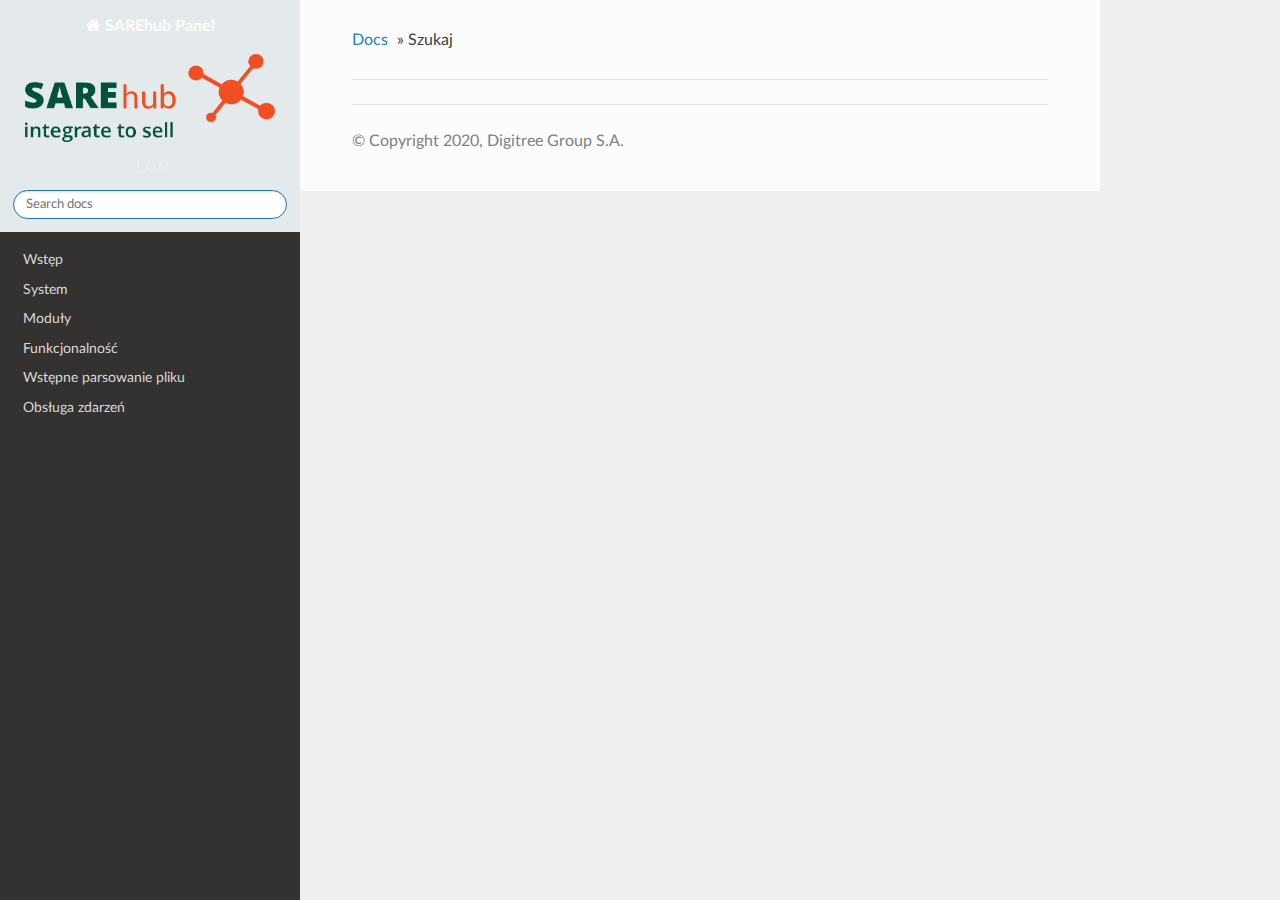
<file: docs/_build/html/search.html>
<!DOCTYPE html>
<!--[if IE 8]><html class="no-js lt-ie9" lang="pl" > <![endif]-->
<!--[if gt IE 8]><!--> <html class="no-js" lang="pl" > <!--<![endif]-->
<head>
  <meta charset="utf-8">
  
  <meta name="viewport" content="width=device-width, initial-scale=1.0">
  
  <title>Szukaj &mdash; SAREhub Panel 1.0.0 - dokumentacja</title>
  

  
  
  
  

  
  <script type="text/javascript" src="_static/js/modernizr.min.js"></script>
  
    
      <script type="text/javascript" id="documentation_options" data-url_root="./" src="_static/documentation_options.js"></script>
        <script type="text/javascript" src="_static/jquery.js"></script>
        <script type="text/javascript" src="_static/underscore.js"></script>
        <script type="text/javascript" src="_static/doctools.js"></script>
        <script type="text/javascript" src="_static/language_data.js"></script>
        <script type="text/javascript" src="_static/translations.js"></script>
        <script type="text/javascript" src="_static/searchtools.js"></script>
    
    <script type="text/javascript" src="_static/js/theme.js"></script>

    

  
  <link rel="stylesheet" href="_static/css/theme.css" type="text/css" />
  <link rel="stylesheet" href="_static/pygments.css" type="text/css" />
  <link rel="stylesheet" href="https://media.readthedocs.org/css/sphinx_rtd_theme.css" type="text/css" />
  <link rel="stylesheet" href="https://media.readthedocs.org/css/readthedocs-doc-embed.css" type="text/css" />
  <link rel="stylesheet" href="_static/css/extra.css" type="text/css" />
    <link rel="index" title="Indeks" href="genindex.html" />
    <link rel="search" title="Szukaj" href="#" /> 
</head>

<body class="wy-body-for-nav">

   
  <div class="wy-grid-for-nav">
    
    <nav data-toggle="wy-nav-shift" class="wy-nav-side">
      <div class="wy-side-scroll">
        <div class="wy-side-nav-search" >
          

          
            <a href="index.html" class="icon icon-home"> SAREhub Panel
          

          
            
            <img src="_static/logo.png" class="logo" alt="Logo"/>
          
          </a>

          
            
            
              <div class="version">
                1.0.0
              </div>
            
          

          
<div role="search">
  <form id="rtd-search-form" class="wy-form" action="#" method="get">
    <input type="text" name="q" placeholder="Search docs" />
    <input type="hidden" name="check_keywords" value="yes" />
    <input type="hidden" name="area" value="default" />
  </form>
</div>

          
        </div>

        <div class="wy-menu wy-menu-vertical" data-spy="affix" role="navigation" aria-label="main navigation">
          
            
            
              
            
            
              <ul>
<li class="toctree-l1"><a class="reference internal" href="index.html">Wstęp</a></li>
</ul>
<ul>
<li class="toctree-l1"><a class="reference internal" href="system.html">System</a></li>
<li class="toctree-l1"><a class="reference internal" href="module.html">Moduły</a></li>
<li class="toctree-l1"><a class="reference internal" href="functionality.html">Funkcjonalność</a></li>
<li class="toctree-l1"><a class="reference internal" href="preprocesor.html">Wstępne parsowanie pliku</a></li>
<li class="toctree-l1"><a class="reference internal" href="events.html">Obsługa zdarzeń</a></li>
</ul>

            
          
        </div>
      </div>
    </nav>

    <section data-toggle="wy-nav-shift" class="wy-nav-content-wrap">

      
      <nav class="wy-nav-top" aria-label="top navigation">
        
          <i data-toggle="wy-nav-top" class="fa fa-bars"></i>
          <a href="index.html">SAREhub Panel</a>
        
      </nav>


      <div class="wy-nav-content">
        
        <div class="rst-content">
        
          















<div role="navigation" aria-label="breadcrumbs navigation">

  <ul class="wy-breadcrumbs">
    
      <li><a href="index.html">Docs</a> &raquo;</li>
        
      <li>Szukaj</li>
    
    
      <li class="wy-breadcrumbs-aside">
        
            
        
      </li>
    
  </ul>

  
  <hr/>
</div>
          <div role="main" class="document" itemscope="itemscope" itemtype="http://schema.org/Article">
           <div itemprop="articleBody">
            
  <noscript>
  <div id="fallback" class="admonition warning">
    <p class="last">
      Please activate JavaScript to enable the search
      functionality.
    </p>
  </div>
  </noscript>

  
  <div id="search-results">
  
  </div>

           </div>
           
          </div>
          <footer>
  

  <hr/>

  <div role="contentinfo">
    <p>
        &copy; Copyright 2020, Digitree Group S.A.

    </p>
  </div> 

</footer>

        </div>
      </div>

    </section>

  </div>
  


  <script type="text/javascript">
      jQuery(function () {
          SphinxRtdTheme.Navigation.enable(true);
      });
  </script>

  
  
    
  
  <script type="text/javascript">
    jQuery(function() { Search.loadIndex("searchindex.js"); });
  </script>
  
  <script type="text/javascript" id="searchindexloader"></script>
   


</body>
</html>
</file>
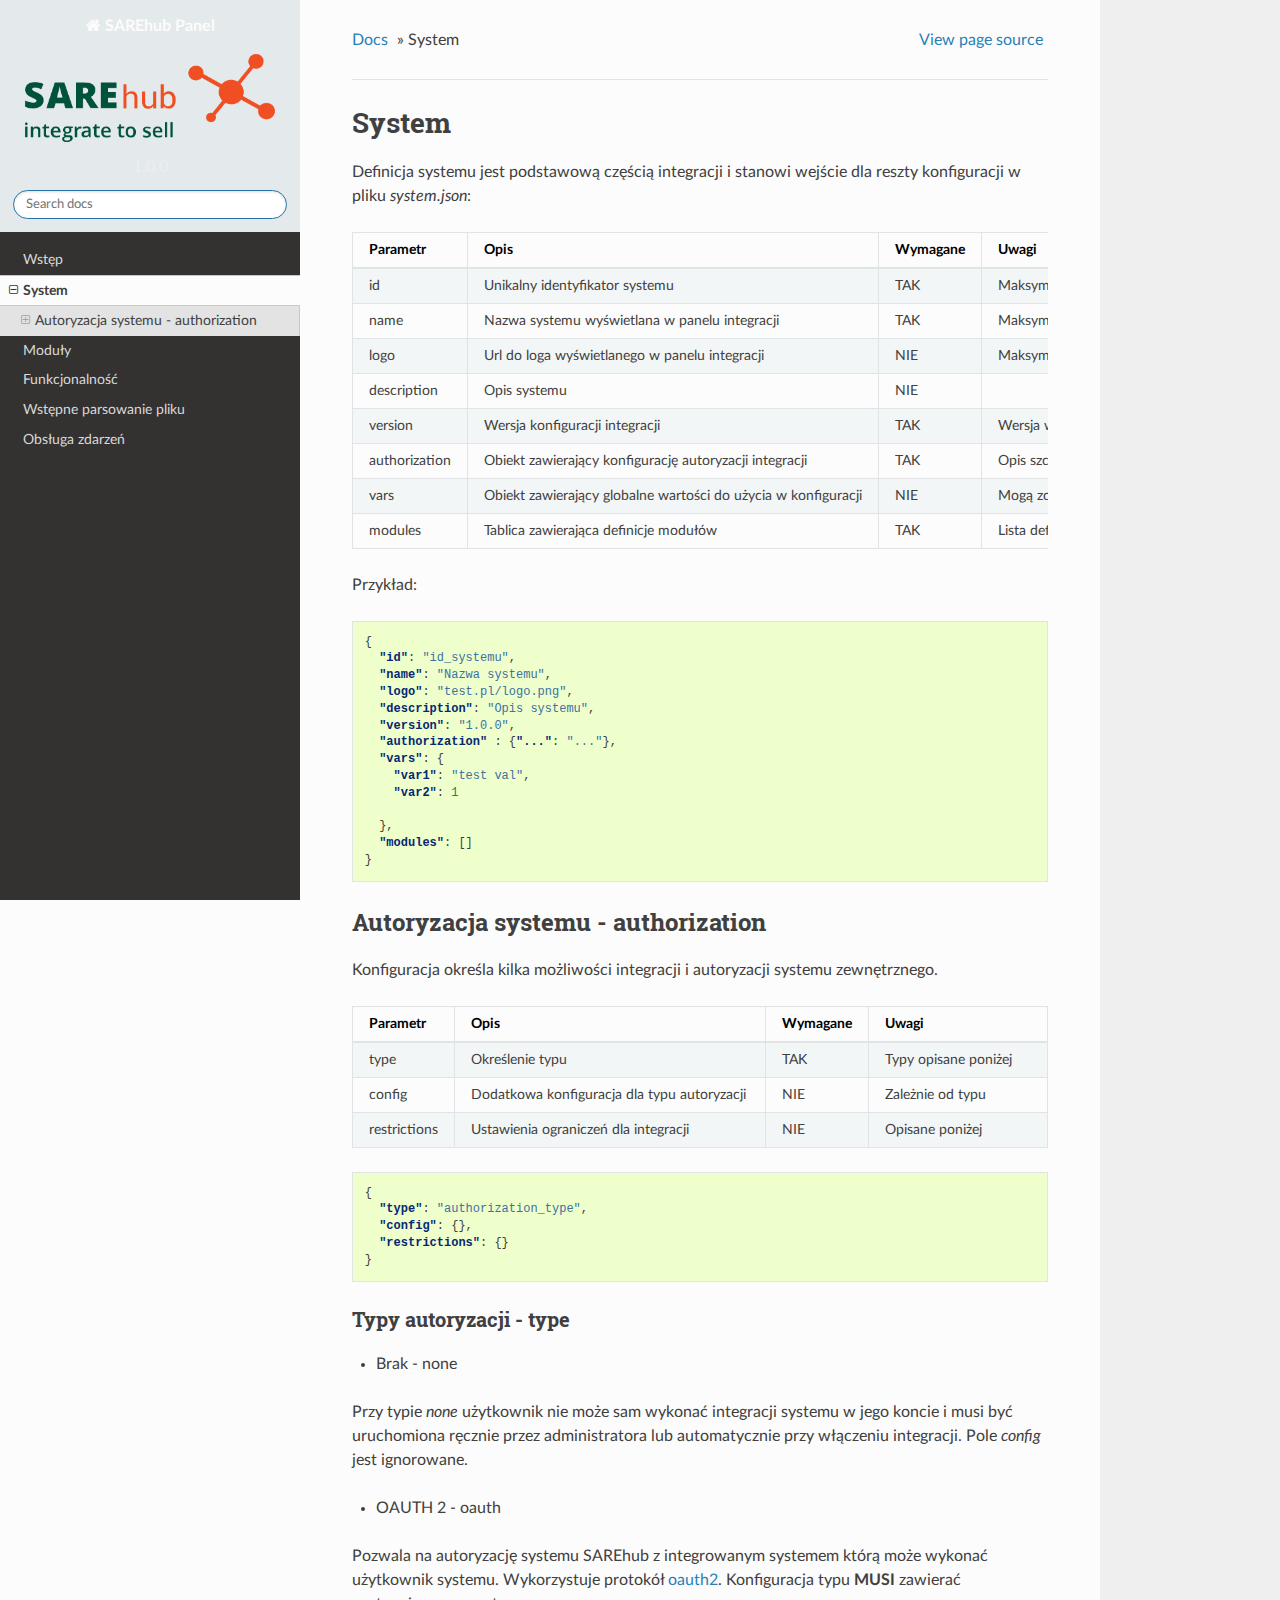
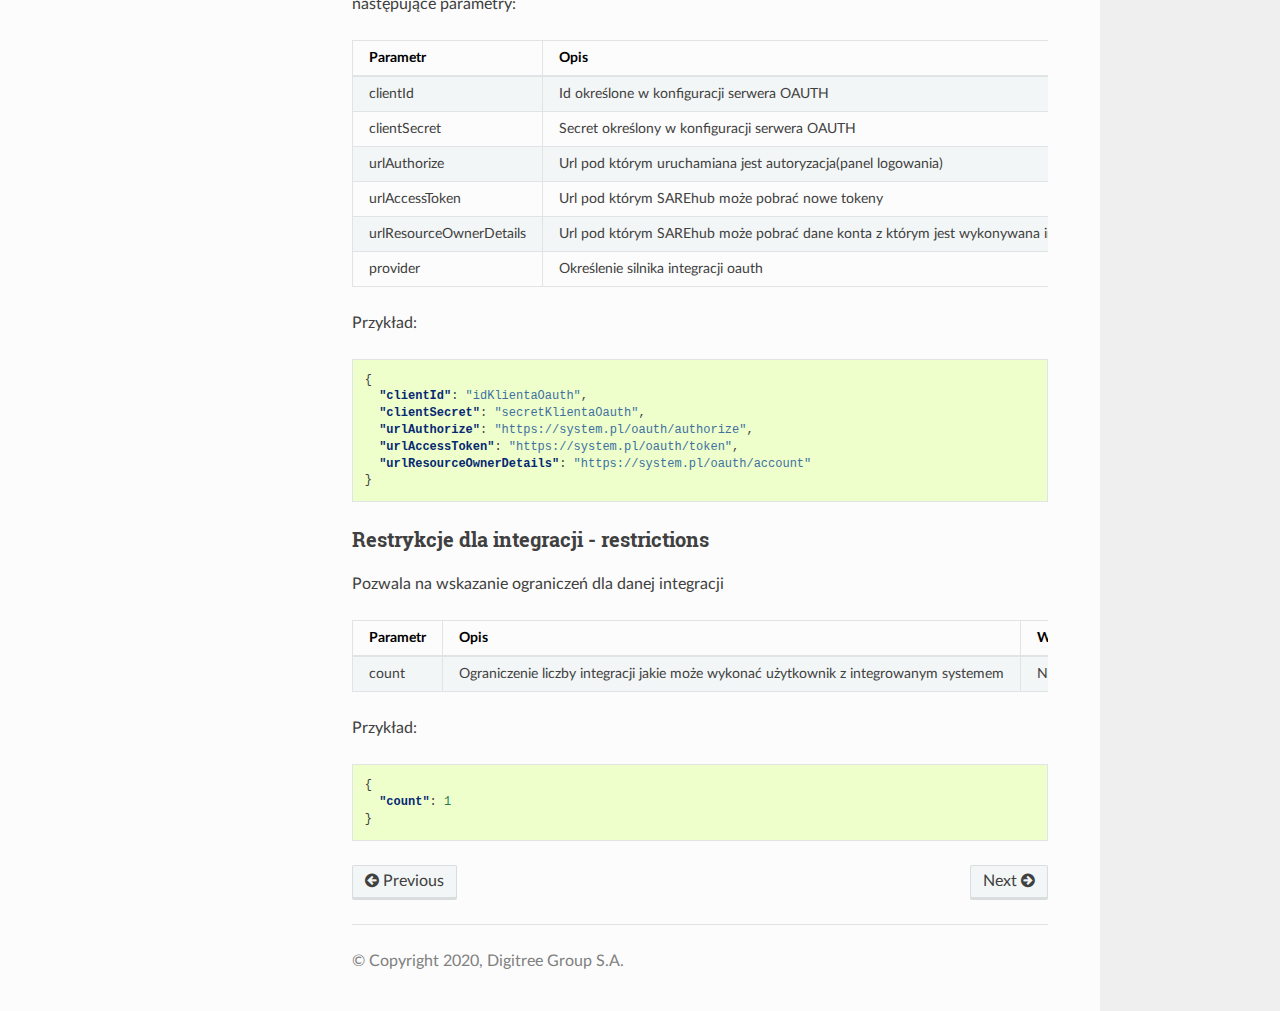
<file: docs/_build/html/system.html>
<!DOCTYPE html>
<!--[if IE 8]><html class="no-js lt-ie9" lang="pl" > <![endif]-->
<!--[if gt IE 8]><!--> <html class="no-js" lang="pl" > <!--<![endif]-->
<head>
  <meta charset="utf-8">
  
  <meta name="viewport" content="width=device-width, initial-scale=1.0">
  
  <title>System &mdash; SAREhub Panel 1.0.0 - dokumentacja</title>
  

  
  
  
  

  
  <script type="text/javascript" src="_static/js/modernizr.min.js"></script>
  
    
      <script type="text/javascript" id="documentation_options" data-url_root="./" src="_static/documentation_options.js"></script>
        <script type="text/javascript" src="_static/jquery.js"></script>
        <script type="text/javascript" src="_static/underscore.js"></script>
        <script type="text/javascript" src="_static/doctools.js"></script>
        <script type="text/javascript" src="_static/language_data.js"></script>
        <script type="text/javascript" src="_static/translations.js"></script>
    
    <script type="text/javascript" src="_static/js/theme.js"></script>

    

  
  <link rel="stylesheet" href="_static/css/theme.css" type="text/css" />
  <link rel="stylesheet" href="_static/pygments.css" type="text/css" />
  <link rel="stylesheet" href="https://media.readthedocs.org/css/sphinx_rtd_theme.css" type="text/css" />
  <link rel="stylesheet" href="https://media.readthedocs.org/css/readthedocs-doc-embed.css" type="text/css" />
  <link rel="stylesheet" href="_static/css/extra.css" type="text/css" />
    <link rel="index" title="Indeks" href="genindex.html" />
    <link rel="search" title="Szukaj" href="search.html" />
    <link rel="next" title="Moduły" href="module.html" />
    <link rel="prev" title="Wstęp" href="index.html" /> 
</head>

<body class="wy-body-for-nav">

   
  <div class="wy-grid-for-nav">
    
    <nav data-toggle="wy-nav-shift" class="wy-nav-side">
      <div class="wy-side-scroll">
        <div class="wy-side-nav-search" >
          

          
            <a href="index.html" class="icon icon-home"> SAREhub Panel
          

          
            
            <img src="_static/logo.png" class="logo" alt="Logo"/>
          
          </a>

          
            
            
              <div class="version">
                1.0.0
              </div>
            
          

          
<div role="search">
  <form id="rtd-search-form" class="wy-form" action="search.html" method="get">
    <input type="text" name="q" placeholder="Search docs" />
    <input type="hidden" name="check_keywords" value="yes" />
    <input type="hidden" name="area" value="default" />
  </form>
</div>

          
        </div>

        <div class="wy-menu wy-menu-vertical" data-spy="affix" role="navigation" aria-label="main navigation">
          
            
            
              
            
            
              <ul>
<li class="toctree-l1"><a class="reference internal" href="index.html">Wstęp</a></li>
</ul>
<ul class="current">
<li class="toctree-l1 current"><a class="current reference internal" href="#">System</a><ul>
<li class="toctree-l2"><a class="reference internal" href="#autoryzacja-systemu-authorization">Autoryzacja systemu - authorization</a><ul>
<li class="toctree-l3"><a class="reference internal" href="#typy-autoryzacji-type">Typy autoryzacji - type</a></li>
<li class="toctree-l3"><a class="reference internal" href="#restrykcje-dla-integracji-restrictions">Restrykcje dla integracji - restrictions</a></li>
</ul>
</li>
</ul>
</li>
<li class="toctree-l1"><a class="reference internal" href="module.html">Moduły</a></li>
<li class="toctree-l1"><a class="reference internal" href="functionality.html">Funkcjonalność</a></li>
<li class="toctree-l1"><a class="reference internal" href="preprocesor.html">Wstępne parsowanie pliku</a></li>
<li class="toctree-l1"><a class="reference internal" href="events.html">Obsługa zdarzeń</a></li>
</ul>

            
          
        </div>
      </div>
    </nav>

    <section data-toggle="wy-nav-shift" class="wy-nav-content-wrap">

      
      <nav class="wy-nav-top" aria-label="top navigation">
        
          <i data-toggle="wy-nav-top" class="fa fa-bars"></i>
          <a href="index.html">SAREhub Panel</a>
        
      </nav>


      <div class="wy-nav-content">
        
        <div class="rst-content">
        
          















<div role="navigation" aria-label="breadcrumbs navigation">

  <ul class="wy-breadcrumbs">
    
      <li><a href="index.html">Docs</a> &raquo;</li>
        
      <li>System</li>
    
    
      <li class="wy-breadcrumbs-aside">
        
            
            <a href="_sources/system.rst.txt" rel="nofollow"> View page source</a>
          
        
      </li>
    
  </ul>

  
  <hr/>
</div>
          <div role="main" class="document" itemscope="itemscope" itemtype="http://schema.org/Article">
           <div itemprop="articleBody">
            
  <div class="section" id="system">
<h1>System<a class="headerlink" href="#system" title="Stały odnośnik do tego nagłówka">¶</a></h1>
<p>Definicja systemu jest podstawową częścią integracji i stanowi wejście dla reszty konfiguracji w pliku <em>system.json</em>:</p>
<table border="1" class="docutils">
<colgroup>
<col width="10%" />
<col width="42%" />
<col width="7%" />
<col width="41%" />
</colgroup>
<thead valign="bottom">
<tr class="row-odd"><th class="head">Parametr</th>
<th class="head">Opis</th>
<th class="head">Wymagane</th>
<th class="head">Uwagi</th>
</tr>
</thead>
<tbody valign="top">
<tr class="row-even"><td>id</td>
<td>Unikalny identyfikator systemu</td>
<td>TAK</td>
<td>Maksymalnie 32 znaki <strong>A-Z, a-z, 0-9, -, _</strong></td>
</tr>
<tr class="row-odd"><td>name</td>
<td>Nazwa systemu wyświetlana w panelu integracji</td>
<td>TAK</td>
<td>Maksymalnie 255 znaków</td>
</tr>
<tr class="row-even"><td>logo</td>
<td>Url do loga wyświetlanego w panelu integracji</td>
<td>NIE</td>
<td>Maksymalnie 255 znaków</td>
</tr>
<tr class="row-odd"><td>description</td>
<td>Opis systemu</td>
<td>NIE</td>
<td>&#160;</td>
</tr>
<tr class="row-even"><td>version</td>
<td>Wersja konfiguracji integracji</td>
<td>TAK</td>
<td>Wersja w formacie Major.Minor.Patch lub Major.Minor</td>
</tr>
<tr class="row-odd"><td>authorization</td>
<td>Obiekt zawierający konfigurację autoryzacji integracji</td>
<td>TAK</td>
<td>Opis szczegółowy poniżej</td>
</tr>
<tr class="row-even"><td>vars</td>
<td>Obiekt zawierający globalne wartości do użycia w konfiguracji</td>
<td>NIE</td>
<td>Mogą zostać nadpisane indywidualnie dla klienta w systemie.</td>
</tr>
<tr class="row-odd"><td>modules</td>
<td>Tablica zawierająca definicje modułów</td>
<td>TAK</td>
<td>Lista definicji <a class="reference internal" href="module.html"><span class="doc">modułów</span></a></td>
</tr>
</tbody>
</table>
<p>Przykład:</p>
<div class="highlight-json notranslate"><div class="highlight"><pre><span></span><span class="p">{</span>
  <span class="nt">&quot;id&quot;</span><span class="p">:</span> <span class="s2">&quot;id_systemu&quot;</span><span class="p">,</span>
  <span class="nt">&quot;name&quot;</span><span class="p">:</span> <span class="s2">&quot;Nazwa systemu&quot;</span><span class="p">,</span>
  <span class="nt">&quot;logo&quot;</span><span class="p">:</span> <span class="s2">&quot;test.pl/logo.png&quot;</span><span class="p">,</span>
  <span class="nt">&quot;description&quot;</span><span class="p">:</span> <span class="s2">&quot;Opis systemu&quot;</span><span class="p">,</span>
  <span class="nt">&quot;version&quot;</span><span class="p">:</span> <span class="s2">&quot;1.0.0&quot;</span><span class="p">,</span>
  <span class="nt">&quot;authorization&quot;</span> <span class="p">:</span> <span class="p">{</span><span class="nt">&quot;...&quot;</span><span class="p">:</span> <span class="s2">&quot;...&quot;</span><span class="p">},</span>
  <span class="nt">&quot;vars&quot;</span><span class="p">:</span> <span class="p">{</span>
    <span class="nt">&quot;var1&quot;</span><span class="p">:</span> <span class="s2">&quot;test val&quot;</span><span class="p">,</span>
    <span class="nt">&quot;var2&quot;</span><span class="p">:</span> <span class="mi">1</span>

  <span class="p">},</span>
  <span class="nt">&quot;modules&quot;</span><span class="p">:</span> <span class="p">[]</span>
<span class="p">}</span>
</pre></div>
</div>
<div class="section" id="autoryzacja-systemu-authorization">
<h2>Autoryzacja systemu - authorization<a class="headerlink" href="#autoryzacja-systemu-authorization" title="Stały odnośnik do tego nagłówka">¶</a></h2>
<p>Konfiguracja określa kilka możliwości integracji i autoryzacji systemu zewnętrznego.</p>
<table border="1" class="docutils">
<colgroup>
<col width="12%" />
<col width="46%" />
<col width="8%" />
<col width="34%" />
</colgroup>
<thead valign="bottom">
<tr class="row-odd"><th class="head">Parametr</th>
<th class="head">Opis</th>
<th class="head">Wymagane</th>
<th class="head">Uwagi</th>
</tr>
</thead>
<tbody valign="top">
<tr class="row-even"><td>type</td>
<td>Określenie typu</td>
<td>TAK</td>
<td>Typy opisane poniżej</td>
</tr>
<tr class="row-odd"><td>config</td>
<td>Dodatkowa konfiguracja dla typu autoryzacji</td>
<td>NIE</td>
<td>Zależnie od typu</td>
</tr>
<tr class="row-even"><td>restrictions</td>
<td>Ustawienia ograniczeń dla integracji</td>
<td>NIE</td>
<td>Opisane poniżej</td>
</tr>
</tbody>
</table>
<div class="highlight-json notranslate"><div class="highlight"><pre><span></span><span class="p">{</span>
  <span class="nt">&quot;type&quot;</span><span class="p">:</span> <span class="s2">&quot;authorization_type&quot;</span><span class="p">,</span>
  <span class="nt">&quot;config&quot;</span><span class="p">:</span> <span class="p">{},</span>
  <span class="nt">&quot;restrictions&quot;</span><span class="p">:</span> <span class="p">{}</span>
<span class="p">}</span>
</pre></div>
</div>
<div class="section" id="typy-autoryzacji-type">
<h3>Typy autoryzacji - type<a class="headerlink" href="#typy-autoryzacji-type" title="Stały odnośnik do tego nagłówka">¶</a></h3>
<ul class="simple">
<li>Brak - none</li>
</ul>
<p>Przy typie <em>none</em> użytkownik nie może sam wykonać integracji systemu w jego koncie i musi być uruchomiona ręcznie przez administratora lub automatycznie przy włączeniu integracji.
Pole <em>config</em> jest ignorowane.</p>
<ul class="simple">
<li>OAUTH 2 - oauth</li>
</ul>
<p>Pozwala na autoryzację systemu SAREhub z integrowanym systemem którą&nbsp;może wykonać użytkownik systemu. Wykorzystuje protokół  <a class="reference external" href="https://oauth.net/2/">oauth2</a>.
Konfiguracja typu <strong>MUSI</strong> zawierać następujące parametry:</p>
<table border="1" class="docutils">
<colgroup>
<col width="13%" />
<col width="43%" />
<col width="5%" />
<col width="39%" />
</colgroup>
<thead valign="bottom">
<tr class="row-odd"><th class="head">Parametr</th>
<th class="head">Opis</th>
<th class="head">Wymagane</th>
<th class="head">Uwagi</th>
</tr>
</thead>
<tbody valign="top">
<tr class="row-even"><td>clientId</td>
<td>Id określone w konfiguracji serwera OAUTH</td>
<td>TAK</td>
<td>Musi byc zgodne z serwerem OAUTH</td>
</tr>
<tr class="row-odd"><td>clientSecret</td>
<td>Secret określony w konfiguracji serwera OAUTH</td>
<td>TAK</td>
<td>Musi byc zgodne z serwerem OAUTH</td>
</tr>
<tr class="row-even"><td>urlAuthorize</td>
<td>Url pod którym uruchamiana jest autoryzacja(panel logowania)</td>
<td>TAK</td>
<td>&#160;</td>
</tr>
<tr class="row-odd"><td>urlAccessToken</td>
<td>Url pod którym SAREhub może pobrać nowe tokeny</td>
<td>TAK</td>
<td>&#160;</td>
</tr>
<tr class="row-even"><td>urlResourceOwnerDetails</td>
<td>Url pod którym SAREhub może pobrać dane konta z którym jest wykonywana integracja</td>
<td>TAK</td>
<td>&#160;</td>
</tr>
<tr class="row-odd"><td>provider</td>
<td>Określenie silnika integracji oauth</td>
<td>NIE</td>
<td>Domyślnie <em>sarehub_generic</em> lub nieokreślone, chyba, że wskazano inaczej</td>
</tr>
</tbody>
</table>
<p>Przykład:</p>
<div class="highlight-json notranslate"><div class="highlight"><pre><span></span><span class="p">{</span>
  <span class="nt">&quot;clientId&quot;</span><span class="p">:</span> <span class="s2">&quot;idKlientaOauth&quot;</span><span class="p">,</span>
  <span class="nt">&quot;clientSecret&quot;</span><span class="p">:</span> <span class="s2">&quot;secretKlientaOauth&quot;</span><span class="p">,</span>
  <span class="nt">&quot;urlAuthorize&quot;</span><span class="p">:</span> <span class="s2">&quot;https://system.pl/oauth/authorize&quot;</span><span class="p">,</span>
  <span class="nt">&quot;urlAccessToken&quot;</span><span class="p">:</span> <span class="s2">&quot;https://system.pl/oauth/token&quot;</span><span class="p">,</span>
  <span class="nt">&quot;urlResourceOwnerDetails&quot;</span><span class="p">:</span> <span class="s2">&quot;https://system.pl/oauth/account&quot;</span>
<span class="p">}</span>
</pre></div>
</div>
</div>
<div class="section" id="restrykcje-dla-integracji-restrictions">
<h3>Restrykcje dla integracji - restrictions<a class="headerlink" href="#restrykcje-dla-integracji-restrictions" title="Stały odnośnik do tego nagłówka">¶</a></h3>
<p>Pozwala na wskazanie ograniczeń dla danej integracji</p>
<table border="1" class="docutils">
<colgroup>
<col width="9%" />
<col width="76%" />
<col width="9%" />
<col width="6%" />
</colgroup>
<thead valign="bottom">
<tr class="row-odd"><th class="head">Parametr</th>
<th class="head">Opis</th>
<th class="head">Wymagane</th>
<th class="head">Uwagi</th>
</tr>
</thead>
<tbody valign="top">
<tr class="row-even"><td>count</td>
<td>Ograniczenie liczby integracji jakie może wykonać użytkownik z integrowanym systemem</td>
<td>Nie</td>
<td>&#160;</td>
</tr>
</tbody>
</table>
<p>Przykład:</p>
<div class="highlight-json notranslate"><div class="highlight"><pre><span></span><span class="p">{</span>
  <span class="nt">&quot;count&quot;</span><span class="p">:</span> <span class="mi">1</span>
<span class="p">}</span>
</pre></div>
</div>
</div>
</div>
</div>


           </div>
           
          </div>
          <footer>
  
    <div class="rst-footer-buttons" role="navigation" aria-label="footer navigation">
      
        <a href="module.html" class="btn btn-neutral float-right" title="Moduły" accesskey="n" rel="next">Next <span class="fa fa-arrow-circle-right"></span></a>
      
      
        <a href="index.html" class="btn btn-neutral float-left" title="Wstęp" accesskey="p" rel="prev"><span class="fa fa-arrow-circle-left"></span> Previous</a>
      
    </div>
  

  <hr/>

  <div role="contentinfo">
    <p>
        &copy; Copyright 2020, Digitree Group S.A.

    </p>
  </div> 

</footer>

        </div>
      </div>

    </section>

  </div>
  


  <script type="text/javascript">
      jQuery(function () {
          SphinxRtdTheme.Navigation.enable(true);
      });
  </script>

  
  
    
   

</body>
</html>
</file>
<file: docs/_build/html/_static/css/theme.css>
/* sphinx_rtd_theme version 0.4.3 | MIT license */
/* Built 20190212 16:02 */
*{-webkit-box-sizing:border-box;-moz-box-sizing:border-box;box-sizing:border-box}article,aside,details,figcaption,figure,footer,header,hgroup,nav,section{display:block}audio,canvas,video{display:inline-block;*display:inline;*zoom:1}audio:not([controls]){display:none}[hidden]{display:none}*{-webkit-box-sizing:border-box;-moz-box-sizing:border-box;box-sizing:border-box}html{font-size:100%;-webkit-text-size-adjust:100%;-ms-text-size-adjust:100%}body{margin:0}a:hover,a:active{outline:0}abbr[title]{border-bottom:1px dotted}b,strong{font-weight:bold}blockquote{margin:0}dfn{font-style:italic}ins{background:#ff9;color:#000;text-decoration:none}mark{background:#ff0;color:#000;font-style:italic;font-weight:bold}pre,code,.rst-content tt,.rst-content code,kbd,samp{font-family:monospace,serif;_font-family:"courier new",monospace;font-size:1em}pre{white-space:pre}q{quotes:none}q:before,q:after{content:"";content:none}small{font-size:85%}sub,sup{font-size:75%;line-height:0;position:relative;vertical-align:baseline}sup{top:-0.5em}sub{bottom:-0.25em}ul,ol,dl{margin:0;padding:0;list-style:none;list-style-image:none}li{list-style:none}dd{margin:0}img{border:0;-ms-interpolation-mode:bicubic;vertical-align:middle;max-width:100%}svg:not(:root){overflow:hidden}figure{margin:0}form{margin:0}fieldset{border:0;margin:0;padding:0}label{cursor:pointer}legend{border:0;*margin-left:-7px;padding:0;white-space:normal}button,input,select,textarea{font-size:100%;margin:0;vertical-align:baseline;*vertical-align:middle}button,input{line-height:normal}button,input[type="button"],input[type="reset"],input[type="submit"]{cursor:pointer;-webkit-appearance:button;*overflow:visible}button[disabled],input[disabled]{cursor:default}input[type="checkbox"],input[type="radio"]{box-sizing:border-box;padding:0;*width:13px;*height:13px}input[type="search"]{-webkit-appearance:textfield;-moz-box-sizing:content-box;-webkit-box-sizing:content-box;box-sizing:content-box}input[type="search"]::-webkit-search-decoration,input[type="search"]::-webkit-search-cancel-button{-webkit-appearance:none}button::-moz-focus-inner,input::-moz-focus-inner{border:0;padding:0}textarea{overflow:auto;vertical-align:top;resize:vertical}table{border-collapse:collapse;border-spacing:0}td{vertical-align:top}.chromeframe{margin:.2em 0;background:#ccc;color:#000;padding:.2em 0}.ir{display:block;border:0;text-indent:-999em;overflow:hidden;background-color:transparent;background-repeat:no-repeat;text-align:left;direction:ltr;*line-height:0}.ir br{display:none}.hidden{display:none !important;visibility:hidden}.visuallyhidden{border:0;clip:rect(0 0 0 0);height:1px;margin:-1px;overflow:hidden;padding:0;position:absolute;width:1px}.visuallyhidden.focusable:active,.visuallyhidden.focusable:focus{clip:auto;height:auto;margin:0;overflow:visible;position:static;width:auto}.invisible{visibility:hidden}.relative{position:relative}big,small{font-size:100%}@media print{html,body,section{background:none !important}*{box-shadow:none !important;text-shadow:none !important;filter:none !important;-ms-filter:none !important}a,a:visited{text-decoration:underline}.ir a:after,a[href^="javascript:"]:after,a[href^="#"]:after{content:""}pre,blockquote{page-break-inside:avoid}thead{display:table-header-group}tr,img{page-break-inside:avoid}img{max-width:100% !important}@page{margin:.5cm}p,h2,.rst-content .toctree-wrapper p.caption,h3{orphans:3;widows:3}h2,.rst-content .toctree-wrapper p.caption,h3{page-break-after:avoid}}.fa:before,.wy-menu-vertical li span.toctree-expand:before,.wy-menu-vertical li.on a span.toctree-expand:before,.wy-menu-vertical li.current>a span.toctree-expand:before,.rst-content .admonition-title:before,.rst-content h1 .headerlink:before,.rst-content h2 .headerlink:before,.rst-content h3 .headerlink:before,.rst-content h4 .headerlink:before,.rst-content h5 .headerlink:before,.rst-content h6 .headerlink:before,.rst-content dl dt .headerlink:before,.rst-content p.caption .headerlink:before,.rst-content table>caption .headerlink:before,.rst-content .code-block-caption .headerlink:before,.rst-content tt.download span:first-child:before,.rst-content code.download span:first-child:before,.icon:before,.wy-dropdown .caret:before,.wy-inline-validate.wy-inline-validate-success .wy-input-context:before,.wy-inline-validate.wy-inline-validate-danger .wy-input-context:before,.wy-inline-validate.wy-inline-validate-warning .wy-input-context:before,.wy-inline-validate.wy-inline-validate-info .wy-input-context:before,.wy-alert,.rst-content .note,.rst-content .attention,.rst-content .caution,.rst-content .danger,.rst-content .error,.rst-content .hint,.rst-content .important,.rst-content .tip,.rst-content .warning,.rst-content .seealso,.rst-content .admonition-todo,.rst-content .admonition,.btn,input[type="text"],input[type="password"],input[type="email"],input[type="url"],input[type="date"],input[type="month"],input[type="time"],input[type="datetime"],input[type="datetime-local"],input[type="week"],input[type="number"],input[type="search"],input[type="tel"],input[type="color"],select,textarea,.wy-menu-vertical li.on a,.wy-menu-vertical li.current>a,.wy-side-nav-search>a,.wy-side-nav-search .wy-dropdown>a,.wy-nav-top a{-webkit-font-smoothing:antialiased}.clearfix{*zoom:1}.clearfix:before,.clearfix:after{display:table;content:""}.clearfix:after{clear:both}/*!
 *  Font Awesome 4.7.0 by @davegandy - http://fontawesome.io - @fontawesome
 *  License - http://fontawesome.io/license (Font: SIL OFL 1.1, CSS: MIT License)
 */@font-face{font-family:'FontAwesome';src:url("../fonts/fontawesome-webfont.eot?v=4.7.0");src:url("../fonts/fontawesome-webfont.eot?#iefix&v=4.7.0") format("embedded-opentype"),url("../fonts/fontawesome-webfont.woff2?v=4.7.0") format("woff2"),url("../fonts/fontawesome-webfont.woff?v=4.7.0") format("woff"),url("../fonts/fontawesome-webfont.ttf?v=4.7.0") format("truetype"),url("../fonts/fontawesome-webfont.svg?v=4.7.0#fontawesomeregular") format("svg");font-weight:normal;font-style:normal}.fa,.wy-menu-vertical li span.toctree-expand,.wy-menu-vertical li.on a span.toctree-expand,.wy-menu-vertical li.current>a span.toctree-expand,.rst-content .admonition-title,.rst-content h1 .headerlink,.rst-content h2 .headerlink,.rst-content h3 .headerlink,.rst-content h4 .headerlink,.rst-content h5 .headerlink,.rst-content h6 .headerlink,.rst-content dl dt .headerlink,.rst-content p.caption .headerlink,.rst-content table>caption .headerlink,.rst-content .code-block-caption .headerlink,.rst-content tt.download span:first-child,.rst-content code.download span:first-child,.icon{display:inline-block;font:normal normal normal 14px/1 FontAwesome;font-size:inherit;text-rendering:auto;-webkit-font-smoothing:antialiased;-moz-osx-font-smoothing:grayscale}.fa-lg{font-size:1.3333333333em;line-height:.75em;vertical-align:-15%}.fa-2x{font-size:2em}.fa-3x{font-size:3em}.fa-4x{font-size:4em}.fa-5x{font-size:5em}.fa-fw{width:1.2857142857em;text-align:center}.fa-ul{padding-left:0;margin-left:2.1428571429em;list-style-type:none}.fa-ul>li{position:relative}.fa-li{position:absolute;left:-2.1428571429em;width:2.1428571429em;top:.1428571429em;text-align:center}.fa-li.fa-lg{left:-1.8571428571em}.fa-border{padding:.2em .25em .15em;border:solid 0.08em #eee;border-radius:.1em}.fa-pull-left{float:left}.fa-pull-right{float:right}.fa.fa-pull-left,.wy-menu-vertical li span.fa-pull-left.toctree-expand,.wy-menu-vertical li.on a span.fa-pull-left.toctree-expand,.wy-menu-vertical li.current>a span.fa-pull-left.toctree-expand,.rst-content .fa-pull-left.admonition-title,.rst-content h1 .fa-pull-left.headerlink,.rst-content h2 .fa-pull-left.headerlink,.rst-content h3 .fa-pull-left.headerlink,.rst-content h4 .fa-pull-left.headerlink,.rst-content h5 .fa-pull-left.headerlink,.rst-content h6 .fa-pull-left.headerlink,.rst-content dl dt .fa-pull-left.headerlink,.rst-content p.caption .fa-pull-left.headerlink,.rst-content table>caption .fa-pull-left.headerlink,.rst-content .code-block-caption .fa-pull-left.headerlink,.rst-content tt.download span.fa-pull-left:first-child,.rst-content code.download span.fa-pull-left:first-child,.fa-pull-left.icon{margin-right:.3em}.fa.fa-pull-right,.wy-menu-vertical li span.fa-pull-right.toctree-expand,.wy-menu-vertical li.on a span.fa-pull-right.toctree-expand,.wy-menu-vertical li.current>a span.fa-pull-right.toctree-expand,.rst-content .fa-pull-right.admonition-title,.rst-content h1 .fa-pull-right.headerlink,.rst-content h2 .fa-pull-right.headerlink,.rst-content h3 .fa-pull-right.headerlink,.rst-content h4 .fa-pull-right.headerlink,.rst-content h5 .fa-pull-right.headerlink,.rst-content h6 .fa-pull-right.headerlink,.rst-content dl dt .fa-pull-right.headerlink,.rst-content p.caption .fa-pull-right.headerlink,.rst-content table>caption .fa-pull-right.headerlink,.rst-content .code-block-caption .fa-pull-right.headerlink,.rst-content tt.download span.fa-pull-right:first-child,.rst-content code.download span.fa-pull-right:first-child,.fa-pull-right.icon{margin-left:.3em}.pull-right{float:right}.pull-left{float:left}.fa.pull-left,.wy-menu-vertical li span.pull-left.toctree-expand,.wy-menu-vertical li.on a span.pull-left.toctree-expand,.wy-menu-vertical li.current>a span.pull-left.toctree-expand,.rst-content .pull-left.admonition-title,.rst-content h1 .pull-left.headerlink,.rst-content h2 .pull-left.headerlink,.rst-content h3 .pull-left.headerlink,.rst-content h4 .pull-left.headerlink,.rst-content h5 .pull-left.headerlink,.rst-content h6 .pull-left.headerlink,.rst-content dl dt .pull-left.headerlink,.rst-content p.caption .pull-left.headerlink,.rst-content table>caption .pull-left.headerlink,.rst-content .code-block-caption .pull-left.headerlink,.rst-content tt.download span.pull-left:first-child,.rst-content code.download span.pull-left:first-child,.pull-left.icon{margin-right:.3em}.fa.pull-right,.wy-menu-vertical li span.pull-right.toctree-expand,.wy-menu-vertical li.on a span.pull-right.toctree-expand,.wy-menu-vertical li.current>a span.pull-right.toctree-expand,.rst-content .pull-right.admonition-title,.rst-content h1 .pull-right.headerlink,.rst-content h2 .pull-right.headerlink,.rst-content h3 .pull-right.headerlink,.rst-content h4 .pull-right.headerlink,.rst-content h5 .pull-right.headerlink,.rst-content h6 .pull-right.headerlink,.rst-content dl dt .pull-right.headerlink,.rst-content p.caption .pull-right.headerlink,.rst-content table>caption .pull-right.headerlink,.rst-content .code-block-caption .pull-right.headerlink,.rst-content tt.download span.pull-right:first-child,.rst-content code.download span.pull-right:first-child,.pull-right.icon{margin-left:.3em}.fa-spin{-webkit-animation:fa-spin 2s infinite linear;animation:fa-spin 2s infinite linear}.fa-pulse{-webkit-animation:fa-spin 1s infinite steps(8);animation:fa-spin 1s infinite steps(8)}@-webkit-keyframes fa-spin{0%{-webkit-transform:rotate(0deg);transform:rotate(0deg)}100%{-webkit-transform:rotate(359deg);transform:rotate(359deg)}}@keyframes fa-spin{0%{-webkit-transform:rotate(0deg);transform:rotate(0deg)}100%{-webkit-transform:rotate(359deg);transform:rotate(359deg)}}.fa-rotate-90{-ms-filter:"progid:DXImageTransform.Microsoft.BasicImage(rotation=1)";-webkit-transform:rotate(90deg);-ms-transform:rotate(90deg);transform:rotate(90deg)}.fa-rotate-180{-ms-filter:"progid:DXImageTransform.Microsoft.BasicImage(rotation=2)";-webkit-transform:rotate(180deg);-ms-transform:rotate(180deg);transform:rotate(180deg)}.fa-rotate-270{-ms-filter:"progid:DXImageTransform.Microsoft.BasicImage(rotation=3)";-webkit-transform:rotate(270deg);-ms-transform:rotate(270deg);transform:rotate(270deg)}.fa-flip-horizontal{-ms-filter:"progid:DXImageTransform.Microsoft.BasicImage(rotation=0, mirror=1)";-webkit-transform:scale(-1, 1);-ms-transform:scale(-1, 1);transform:scale(-1, 1)}.fa-flip-vertical{-ms-filter:"progid:DXImageTransform.Microsoft.BasicImage(rotation=2, mirror=1)";-webkit-transform:scale(1, -1);-ms-transform:scale(1, -1);transform:scale(1, -1)}:root .fa-rotate-90,:root .fa-rotate-180,:root .fa-rotate-270,:root .fa-flip-horizontal,:root .fa-flip-vertical{filter:none}.fa-stack{position:relative;display:inline-block;width:2em;height:2em;line-height:2em;vertical-align:middle}.fa-stack-1x,.fa-stack-2x{position:absolute;left:0;width:100%;text-align:center}.fa-stack-1x{line-height:inherit}.fa-stack-2x{font-size:2em}.fa-inverse{color:#fff}.fa-glass:before{content:""}.fa-music:before{content:""}.fa-search:before,.icon-search:before{content:""}.fa-envelope-o:before{content:""}.fa-heart:before{content:""}.fa-star:before{content:""}.fa-star-o:before{content:""}.fa-user:before{content:""}.fa-film:before{content:""}.fa-th-large:before{content:""}.fa-th:before{content:""}.fa-th-list:before{content:""}.fa-check:before{content:""}.fa-remove:before,.fa-close:before,.fa-times:before{content:""}.fa-search-plus:before{content:""}.fa-search-minus:before{content:""}.fa-power-off:before{content:""}.fa-signal:before{content:""}.fa-gear:before,.fa-cog:before{content:""}.fa-trash-o:before{content:""}.fa-home:before,.icon-home:before{content:""}.fa-file-o:before{content:""}.fa-clock-o:before{content:""}.fa-road:before{content:""}.fa-download:before,.rst-content tt.download span:first-child:before,.rst-content code.download span:first-child:before{content:""}.fa-arrow-circle-o-down:before{content:""}.fa-arrow-circle-o-up:before{content:""}.fa-inbox:before{content:""}.fa-play-circle-o:before{content:""}.fa-rotate-right:before,.fa-repeat:before{content:""}.fa-refresh:before{content:""}.fa-list-alt:before{content:""}.fa-lock:before{content:""}.fa-flag:before{content:""}.fa-headphones:before{content:""}.fa-volume-off:before{content:""}.fa-volume-down:before{content:""}.fa-volume-up:before{content:""}.fa-qrcode:before{content:""}.fa-barcode:before{content:""}.fa-tag:before{content:""}.fa-tags:before{content:""}.fa-book:before,.icon-book:before{content:""}.fa-bookmark:before{content:""}.fa-print:before{content:""}.fa-camera:before{content:""}.fa-font:before{content:""}.fa-bold:before{content:""}.fa-italic:before{content:""}.fa-text-height:before{content:""}.fa-text-width:before{content:""}.fa-align-left:before{content:""}.fa-align-center:before{content:""}.fa-align-right:before{content:""}.fa-align-justify:before{content:""}.fa-list:before{content:""}.fa-dedent:before,.fa-outdent:before{content:""}.fa-indent:before{content:""}.fa-video-camera:before{content:""}.fa-photo:before,.fa-image:before,.fa-picture-o:before{content:""}.fa-pencil:before{content:""}.fa-map-marker:before{content:""}.fa-adjust:before{content:""}.fa-tint:before{content:""}.fa-edit:before,.fa-pencil-square-o:before{content:""}.fa-share-square-o:before{content:""}.fa-check-square-o:before{content:""}.fa-arrows:before{content:""}.fa-step-backward:before{content:""}.fa-fast-backward:before{content:""}.fa-backward:before{content:""}.fa-play:before{content:""}.fa-pause:before{content:""}.fa-stop:before{content:""}.fa-forward:before{content:""}.fa-fast-forward:before{content:""}.fa-step-forward:before{content:""}.fa-eject:before{content:""}.fa-chevron-left:before{content:""}.fa-chevron-right:before{content:""}.fa-plus-circle:before{content:""}.fa-minus-circle:before{content:""}.fa-times-circle:before,.wy-inline-validate.wy-inline-validate-danger .wy-input-context:before{content:""}.fa-check-circle:before,.wy-inline-validate.wy-inline-validate-success .wy-input-context:before{content:""}.fa-question-circle:before{content:""}.fa-info-circle:before{content:""}.fa-crosshairs:before{content:""}.fa-times-circle-o:before{content:""}.fa-check-circle-o:before{content:""}.fa-ban:before{content:""}.fa-arrow-left:before{content:""}.fa-arrow-right:before{content:""}.fa-arrow-up:before{content:""}.fa-arrow-down:before{content:""}.fa-mail-forward:before,.fa-share:before{content:""}.fa-expand:before{content:""}.fa-compress:before{content:""}.fa-plus:before{content:""}.fa-minus:before{content:""}.fa-asterisk:before{content:""}.fa-exclamation-circle:before,.wy-inline-validate.wy-inline-validate-warning .wy-input-context:before,.wy-inline-validate.wy-inline-validate-info .wy-input-context:before,.rst-content .admonition-title:before{content:""}.fa-gift:before{content:""}.fa-leaf:before{content:""}.fa-fire:before,.icon-fire:before{content:""}.fa-eye:before{content:""}.fa-eye-slash:before{content:""}.fa-warning:before,.fa-exclamation-triangle:before{content:""}.fa-plane:before{content:""}.fa-calendar:before{content:""}.fa-random:before{content:""}.fa-comment:before{content:""}.fa-magnet:before{content:""}.fa-chevron-up:before{content:""}.fa-chevron-down:before{content:""}.fa-retweet:before{content:""}.fa-shopping-cart:before{content:""}.fa-folder:before{content:""}.fa-folder-open:before{content:""}.fa-arrows-v:before{content:""}.fa-arrows-h:before{content:""}.fa-bar-chart-o:before,.fa-bar-chart:before{content:""}.fa-twitter-square:before{content:""}.fa-facebook-square:before{content:""}.fa-camera-retro:before{content:""}.fa-key:before{content:""}.fa-gears:before,.fa-cogs:before{content:""}.fa-comments:before{content:""}.fa-thumbs-o-up:before{content:""}.fa-thumbs-o-down:before{content:""}.fa-star-half:before{content:""}.fa-heart-o:before{content:""}.fa-sign-out:before{content:""}.fa-linkedin-square:before{content:""}.fa-thumb-tack:before{content:""}.fa-external-link:before{content:""}.fa-sign-in:before{content:""}.fa-trophy:before{content:""}.fa-github-square:before{content:""}.fa-upload:before{content:""}.fa-lemon-o:before{content:""}.fa-phone:before{content:""}.fa-square-o:before{content:""}.fa-bookmark-o:before{content:""}.fa-phone-square:before{content:""}.fa-twitter:before{content:""}.fa-facebook-f:before,.fa-facebook:before{content:""}.fa-github:before,.icon-github:before{content:""}.fa-unlock:before{content:""}.fa-credit-card:before{content:""}.fa-feed:before,.fa-rss:before{content:""}.fa-hdd-o:before{content:""}.fa-bullhorn:before{content:""}.fa-bell:before{content:""}.fa-certificate:before{content:""}.fa-hand-o-right:before{content:""}.fa-hand-o-left:before{content:""}.fa-hand-o-up:before{content:""}.fa-hand-o-down:before{content:""}.fa-arrow-circle-left:before,.icon-circle-arrow-left:before{content:""}.fa-arrow-circle-right:before,.icon-circle-arrow-right:before{content:""}.fa-arrow-circle-up:before{content:""}.fa-arrow-circle-down:before{content:""}.fa-globe:before{content:""}.fa-wrench:before{content:""}.fa-tasks:before{content:""}.fa-filter:before{content:""}.fa-briefcase:before{content:""}.fa-arrows-alt:before{content:""}.fa-group:before,.fa-users:before{content:""}.fa-chain:before,.fa-link:before,.icon-link:before{content:""}.fa-cloud:before{content:""}.fa-flask:before{content:""}.fa-cut:before,.fa-scissors:before{content:""}.fa-copy:before,.fa-files-o:before{content:""}.fa-paperclip:before{content:""}.fa-save:before,.fa-floppy-o:before{content:""}.fa-square:before{content:""}.fa-navicon:before,.fa-reorder:before,.fa-bars:before{content:""}.fa-list-ul:before{content:""}.fa-list-ol:before{content:""}.fa-strikethrough:before{content:""}.fa-underline:before{content:""}.fa-table:before{content:""}.fa-magic:before{content:""}.fa-truck:before{content:""}.fa-pinterest:before{content:""}.fa-pinterest-square:before{content:""}.fa-google-plus-square:before{content:""}.fa-google-plus:before{content:""}.fa-money:before{content:""}.fa-caret-down:before,.wy-dropdown .caret:before,.icon-caret-down:before{content:""}.fa-caret-up:before{content:""}.fa-caret-left:before{content:""}.fa-caret-right:before{content:""}.fa-columns:before{content:""}.fa-unsorted:before,.fa-sort:before{content:""}.fa-sort-down:before,.fa-sort-desc:before{content:""}.fa-sort-up:before,.fa-sort-asc:before{content:""}.fa-envelope:before{content:""}.fa-linkedin:before{content:""}.fa-rotate-left:before,.fa-undo:before{content:""}.fa-legal:before,.fa-gavel:before{content:""}.fa-dashboard:before,.fa-tachometer:before{content:""}.fa-comment-o:before{content:""}.fa-comments-o:before{content:""}.fa-flash:before,.fa-bolt:before{content:""}.fa-sitemap:before{content:""}.fa-umbrella:before{content:""}.fa-paste:before,.fa-clipboard:before{content:""}.fa-lightbulb-o:before{content:""}.fa-exchange:before{content:""}.fa-cloud-download:before{content:""}.fa-cloud-upload:before{content:""}.fa-user-md:before{content:""}.fa-stethoscope:before{content:""}.fa-suitcase:before{content:""}.fa-bell-o:before{content:""}.fa-coffee:before{content:""}.fa-cutlery:before{content:""}.fa-file-text-o:before{content:""}.fa-building-o:before{content:""}.fa-hospital-o:before{content:""}.fa-ambulance:before{content:""}.fa-medkit:before{content:""}.fa-fighter-jet:before{content:""}.fa-beer:before{content:""}.fa-h-square:before{content:""}.fa-plus-square:before{content:""}.fa-angle-double-left:before{content:""}.fa-angle-double-right:before{content:""}.fa-angle-double-up:before{content:""}.fa-angle-double-down:before{content:""}.fa-angle-left:before{content:""}.fa-angle-right:before{content:""}.fa-angle-up:before{content:""}.fa-angle-down:before{content:""}.fa-desktop:before{content:""}.fa-laptop:before{content:""}.fa-tablet:before{content:""}.fa-mobile-phone:before,.fa-mobile:before{content:""}.fa-circle-o:before{content:""}.fa-quote-left:before{content:""}.fa-quote-right:before{content:""}.fa-spinner:before{content:""}.fa-circle:before{content:""}.fa-mail-reply:before,.fa-reply:before{content:""}.fa-github-alt:before{content:""}.fa-folder-o:before{content:""}.fa-folder-open-o:before{content:""}.fa-smile-o:before{content:""}.fa-frown-o:before{content:""}.fa-meh-o:before{content:""}.fa-gamepad:before{content:""}.fa-keyboard-o:before{content:""}.fa-flag-o:before{content:""}.fa-flag-checkered:before{content:""}.fa-terminal:before{content:""}.fa-code:before{content:""}.fa-mail-reply-all:before,.fa-reply-all:before{content:""}.fa-star-half-empty:before,.fa-star-half-full:before,.fa-star-half-o:before{content:""}.fa-location-arrow:before{content:""}.fa-crop:before{content:""}.fa-code-fork:before{content:""}.fa-unlink:before,.fa-chain-broken:before{content:""}.fa-question:before{content:""}.fa-info:before{content:""}.fa-exclamation:before{content:""}.fa-superscript:before{content:""}.fa-subscript:before{content:""}.fa-eraser:before{content:""}.fa-puzzle-piece:before{content:""}.fa-microphone:before{content:""}.fa-microphone-slash:before{content:""}.fa-shield:before{content:""}.fa-calendar-o:before{content:""}.fa-fire-extinguisher:before{content:""}.fa-rocket:before{content:""}.fa-maxcdn:before{content:""}.fa-chevron-circle-left:before{content:""}.fa-chevron-circle-right:before{content:""}.fa-chevron-circle-up:before{content:""}.fa-chevron-circle-down:before{content:""}.fa-html5:before{content:""}.fa-css3:before{content:""}.fa-anchor:before{content:""}.fa-unlock-alt:before{content:""}.fa-bullseye:before{content:""}.fa-ellipsis-h:before{content:""}.fa-ellipsis-v:before{content:""}.fa-rss-square:before{content:""}.fa-play-circle:before{content:""}.fa-ticket:before{content:""}.fa-minus-square:before{content:""}.fa-minus-square-o:before,.wy-menu-vertical li.on a span.toctree-expand:before,.wy-menu-vertical li.current>a span.toctree-expand:before{content:""}.fa-level-up:before{content:""}.fa-level-down:before{content:""}.fa-check-square:before{content:""}.fa-pencil-square:before{content:""}.fa-external-link-square:before{content:""}.fa-share-square:before{content:""}.fa-compass:before{content:""}.fa-toggle-down:before,.fa-caret-square-o-down:before{content:""}.fa-toggle-up:before,.fa-caret-square-o-up:before{content:""}.fa-toggle-right:before,.fa-caret-square-o-right:before{content:""}.fa-euro:before,.fa-eur:before{content:""}.fa-gbp:before{content:""}.fa-dollar:before,.fa-usd:before{content:""}.fa-rupee:before,.fa-inr:before{content:""}.fa-cny:before,.fa-rmb:before,.fa-yen:before,.fa-jpy:before{content:""}.fa-ruble:before,.fa-rouble:before,.fa-rub:before{content:""}.fa-won:before,.fa-krw:before{content:""}.fa-bitcoin:before,.fa-btc:before{content:""}.fa-file:before{content:""}.fa-file-text:before{content:""}.fa-sort-alpha-asc:before{content:""}.fa-sort-alpha-desc:before{content:""}.fa-sort-amount-asc:before{content:""}.fa-sort-amount-desc:before{content:""}.fa-sort-numeric-asc:before{content:""}.fa-sort-numeric-desc:before{content:""}.fa-thumbs-up:before{content:""}.fa-thumbs-down:before{content:""}.fa-youtube-square:before{content:""}.fa-youtube:before{content:""}.fa-xing:before{content:""}.fa-xing-square:before{content:""}.fa-youtube-play:before{content:""}.fa-dropbox:before{content:""}.fa-stack-overflow:before{content:""}.fa-instagram:before{content:""}.fa-flickr:before{content:""}.fa-adn:before{content:""}.fa-bitbucket:before,.icon-bitbucket:before{content:""}.fa-bitbucket-square:before{content:""}.fa-tumblr:before{content:""}.fa-tumblr-square:before{content:""}.fa-long-arrow-down:before{content:""}.fa-long-arrow-up:before{content:""}.fa-long-arrow-left:before{content:""}.fa-long-arrow-right:before{content:""}.fa-apple:before{content:""}.fa-windows:before{content:""}.fa-android:before{content:""}.fa-linux:before{content:""}.fa-dribbble:before{content:""}.fa-skype:before{content:""}.fa-foursquare:before{content:""}.fa-trello:before{content:""}.fa-female:before{content:""}.fa-male:before{content:""}.fa-gittip:before,.fa-gratipay:before{content:""}.fa-sun-o:before{content:""}.fa-moon-o:before{content:""}.fa-archive:before{content:""}.fa-bug:before{content:""}.fa-vk:before{content:""}.fa-weibo:before{content:""}.fa-renren:before{content:""}.fa-pagelines:before{content:""}.fa-stack-exchange:before{content:""}.fa-arrow-circle-o-right:before{content:""}.fa-arrow-circle-o-left:before{content:""}.fa-toggle-left:before,.fa-caret-square-o-left:before{content:""}.fa-dot-circle-o:before{content:""}.fa-wheelchair:before{content:""}.fa-vimeo-square:before{content:""}.fa-turkish-lira:before,.fa-try:before{content:""}.fa-plus-square-o:before,.wy-menu-vertical li span.toctree-expand:before{content:""}.fa-space-shuttle:before{content:""}.fa-slack:before{content:""}.fa-envelope-square:before{content:""}.fa-wordpress:before{content:""}.fa-openid:before{content:""}.fa-institution:before,.fa-bank:before,.fa-university:before{content:""}.fa-mortar-board:before,.fa-graduation-cap:before{content:""}.fa-yahoo:before{content:""}.fa-google:before{content:""}.fa-reddit:before{content:""}.fa-reddit-square:before{content:""}.fa-stumbleupon-circle:before{content:""}.fa-stumbleupon:before{content:""}.fa-delicious:before{content:""}.fa-digg:before{content:""}.fa-pied-piper-pp:before{content:""}.fa-pied-piper-alt:before{content:""}.fa-drupal:before{content:""}.fa-joomla:before{content:""}.fa-language:before{content:""}.fa-fax:before{content:""}.fa-building:before{content:""}.fa-child:before{content:""}.fa-paw:before{content:""}.fa-spoon:before{content:""}.fa-cube:before{content:""}.fa-cubes:before{content:""}.fa-behance:before{content:""}.fa-behance-square:before{content:""}.fa-steam:before{content:""}.fa-steam-square:before{content:""}.fa-recycle:before{content:""}.fa-automobile:before,.fa-car:before{content:""}.fa-cab:before,.fa-taxi:before{content:""}.fa-tree:before{content:""}.fa-spotify:before{content:""}.fa-deviantart:before{content:""}.fa-soundcloud:before{content:""}.fa-database:before{content:""}.fa-file-pdf-o:before{content:""}.fa-file-word-o:before{content:""}.fa-file-excel-o:before{content:""}.fa-file-powerpoint-o:before{content:""}.fa-file-photo-o:before,.fa-file-picture-o:before,.fa-file-image-o:before{content:""}.fa-file-zip-o:before,.fa-file-archive-o:before{content:""}.fa-file-sound-o:before,.fa-file-audio-o:before{content:""}.fa-file-movie-o:before,.fa-file-video-o:before{content:""}.fa-file-code-o:before{content:""}.fa-vine:before{content:""}.fa-codepen:before{content:""}.fa-jsfiddle:before{content:""}.fa-life-bouy:before,.fa-life-buoy:before,.fa-life-saver:before,.fa-support:before,.fa-life-ring:before{content:""}.fa-circle-o-notch:before{content:""}.fa-ra:before,.fa-resistance:before,.fa-rebel:before{content:""}.fa-ge:before,.fa-empire:before{content:""}.fa-git-square:before{content:""}.fa-git:before{content:""}.fa-y-combinator-square:before,.fa-yc-square:before,.fa-hacker-news:before{content:""}.fa-tencent-weibo:before{content:""}.fa-qq:before{content:""}.fa-wechat:before,.fa-weixin:before{content:""}.fa-send:before,.fa-paper-plane:before{content:""}.fa-send-o:before,.fa-paper-plane-o:before{content:""}.fa-history:before{content:""}.fa-circle-thin:before{content:""}.fa-header:before{content:""}.fa-paragraph:before{content:""}.fa-sliders:before{content:""}.fa-share-alt:before{content:""}.fa-share-alt-square:before{content:""}.fa-bomb:before{content:""}.fa-soccer-ball-o:before,.fa-futbol-o:before{content:""}.fa-tty:before{content:""}.fa-binoculars:before{content:""}.fa-plug:before{content:""}.fa-slideshare:before{content:""}.fa-twitch:before{content:""}.fa-yelp:before{content:""}.fa-newspaper-o:before{content:""}.fa-wifi:before{content:""}.fa-calculator:before{content:""}.fa-paypal:before{content:""}.fa-google-wallet:before{content:""}.fa-cc-visa:before{content:""}.fa-cc-mastercard:before{content:""}.fa-cc-discover:before{content:""}.fa-cc-amex:before{content:""}.fa-cc-paypal:before{content:""}.fa-cc-stripe:before{content:""}.fa-bell-slash:before{content:""}.fa-bell-slash-o:before{content:""}.fa-trash:before{content:""}.fa-copyright:before{content:""}.fa-at:before{content:""}.fa-eyedropper:before{content:""}.fa-paint-brush:before{content:""}.fa-birthday-cake:before{content:""}.fa-area-chart:before{content:""}.fa-pie-chart:before{content:""}.fa-line-chart:before{content:""}.fa-lastfm:before{content:""}.fa-lastfm-square:before{content:""}.fa-toggle-off:before{content:""}.fa-toggle-on:before{content:""}.fa-bicycle:before{content:""}.fa-bus:before{content:""}.fa-ioxhost:before{content:""}.fa-angellist:before{content:""}.fa-cc:before{content:""}.fa-shekel:before,.fa-sheqel:before,.fa-ils:before{content:""}.fa-meanpath:before{content:""}.fa-buysellads:before{content:""}.fa-connectdevelop:before{content:""}.fa-dashcube:before{content:""}.fa-forumbee:before{content:""}.fa-leanpub:before{content:""}.fa-sellsy:before{content:""}.fa-shirtsinbulk:before{content:""}.fa-simplybuilt:before{content:""}.fa-skyatlas:before{content:""}.fa-cart-plus:before{content:""}.fa-cart-arrow-down:before{content:""}.fa-diamond:before{content:""}.fa-ship:before{content:""}.fa-user-secret:before{content:""}.fa-motorcycle:before{content:""}.fa-street-view:before{content:""}.fa-heartbeat:before{content:""}.fa-venus:before{content:""}.fa-mars:before{content:""}.fa-mercury:before{content:""}.fa-intersex:before,.fa-transgender:before{content:""}.fa-transgender-alt:before{content:""}.fa-venus-double:before{content:""}.fa-mars-double:before{content:""}.fa-venus-mars:before{content:""}.fa-mars-stroke:before{content:""}.fa-mars-stroke-v:before{content:""}.fa-mars-stroke-h:before{content:""}.fa-neuter:before{content:""}.fa-genderless:before{content:""}.fa-facebook-official:before{content:""}.fa-pinterest-p:before{content:""}.fa-whatsapp:before{content:""}.fa-server:before{content:""}.fa-user-plus:before{content:""}.fa-user-times:before{content:""}.fa-hotel:before,.fa-bed:before{content:""}.fa-viacoin:before{content:""}.fa-train:before{content:""}.fa-subway:before{content:""}.fa-medium:before{content:""}.fa-yc:before,.fa-y-combinator:before{content:""}.fa-optin-monster:before{content:""}.fa-opencart:before{content:""}.fa-expeditedssl:before{content:""}.fa-battery-4:before,.fa-battery:before,.fa-battery-full:before{content:""}.fa-battery-3:before,.fa-battery-three-quarters:before{content:""}.fa-battery-2:before,.fa-battery-half:before{content:""}.fa-battery-1:before,.fa-battery-quarter:before{content:""}.fa-battery-0:before,.fa-battery-empty:before{content:""}.fa-mouse-pointer:before{content:""}.fa-i-cursor:before{content:""}.fa-object-group:before{content:""}.fa-object-ungroup:before{content:""}.fa-sticky-note:before{content:""}.fa-sticky-note-o:before{content:""}.fa-cc-jcb:before{content:""}.fa-cc-diners-club:before{content:""}.fa-clone:before{content:""}.fa-balance-scale:before{content:""}.fa-hourglass-o:before{content:""}.fa-hourglass-1:before,.fa-hourglass-start:before{content:""}.fa-hourglass-2:before,.fa-hourglass-half:before{content:""}.fa-hourglass-3:before,.fa-hourglass-end:before{content:""}.fa-hourglass:before{content:""}.fa-hand-grab-o:before,.fa-hand-rock-o:before{content:""}.fa-hand-stop-o:before,.fa-hand-paper-o:before{content:""}.fa-hand-scissors-o:before{content:""}.fa-hand-lizard-o:before{content:""}.fa-hand-spock-o:before{content:""}.fa-hand-pointer-o:before{content:""}.fa-hand-peace-o:before{content:""}.fa-trademark:before{content:""}.fa-registered:before{content:""}.fa-creative-commons:before{content:""}.fa-gg:before{content:""}.fa-gg-circle:before{content:""}.fa-tripadvisor:before{content:""}.fa-odnoklassniki:before{content:""}.fa-odnoklassniki-square:before{content:""}.fa-get-pocket:before{content:""}.fa-wikipedia-w:before{content:""}.fa-safari:before{content:""}.fa-chrome:before{content:""}.fa-firefox:before{content:""}.fa-opera:before{content:""}.fa-internet-explorer:before{content:""}.fa-tv:before,.fa-television:before{content:""}.fa-contao:before{content:""}.fa-500px:before{content:""}.fa-amazon:before{content:""}.fa-calendar-plus-o:before{content:""}.fa-calendar-minus-o:before{content:""}.fa-calendar-times-o:before{content:""}.fa-calendar-check-o:before{content:""}.fa-industry:before{content:""}.fa-map-pin:before{content:""}.fa-map-signs:before{content:""}.fa-map-o:before{content:""}.fa-map:before{content:""}.fa-commenting:before{content:""}.fa-commenting-o:before{content:""}.fa-houzz:before{content:""}.fa-vimeo:before{content:""}.fa-black-tie:before{content:""}.fa-fonticons:before{content:""}.fa-reddit-alien:before{content:""}.fa-edge:before{content:""}.fa-credit-card-alt:before{content:""}.fa-codiepie:before{content:""}.fa-modx:before{content:""}.fa-fort-awesome:before{content:""}.fa-usb:before{content:""}.fa-product-hunt:before{content:""}.fa-mixcloud:before{content:""}.fa-scribd:before{content:""}.fa-pause-circle:before{content:""}.fa-pause-circle-o:before{content:""}.fa-stop-circle:before{content:""}.fa-stop-circle-o:before{content:""}.fa-shopping-bag:before{content:""}.fa-shopping-basket:before{content:""}.fa-hashtag:before{content:""}.fa-bluetooth:before{content:""}.fa-bluetooth-b:before{content:""}.fa-percent:before{content:""}.fa-gitlab:before,.icon-gitlab:before{content:""}.fa-wpbeginner:before{content:""}.fa-wpforms:before{content:""}.fa-envira:before{content:""}.fa-universal-access:before{content:""}.fa-wheelchair-alt:before{content:""}.fa-question-circle-o:before{content:""}.fa-blind:before{content:""}.fa-audio-description:before{content:""}.fa-volume-control-phone:before{content:""}.fa-braille:before{content:""}.fa-assistive-listening-systems:before{content:""}.fa-asl-interpreting:before,.fa-american-sign-language-interpreting:before{content:""}.fa-deafness:before,.fa-hard-of-hearing:before,.fa-deaf:before{content:""}.fa-glide:before{content:""}.fa-glide-g:before{content:""}.fa-signing:before,.fa-sign-language:before{content:""}.fa-low-vision:before{content:""}.fa-viadeo:before{content:""}.fa-viadeo-square:before{content:""}.fa-snapchat:before{content:""}.fa-snapchat-ghost:before{content:""}.fa-snapchat-square:before{content:""}.fa-pied-piper:before{content:""}.fa-first-order:before{content:""}.fa-yoast:before{content:""}.fa-themeisle:before{content:""}.fa-google-plus-circle:before,.fa-google-plus-official:before{content:""}.fa-fa:before,.fa-font-awesome:before{content:""}.fa-handshake-o:before{content:""}.fa-envelope-open:before{content:""}.fa-envelope-open-o:before{content:""}.fa-linode:before{content:""}.fa-address-book:before{content:""}.fa-address-book-o:before{content:""}.fa-vcard:before,.fa-address-card:before{content:""}.fa-vcard-o:before,.fa-address-card-o:before{content:""}.fa-user-circle:before{content:""}.fa-user-circle-o:before{content:""}.fa-user-o:before{content:""}.fa-id-badge:before{content:""}.fa-drivers-license:before,.fa-id-card:before{content:""}.fa-drivers-license-o:before,.fa-id-card-o:before{content:""}.fa-quora:before{content:""}.fa-free-code-camp:before{content:""}.fa-telegram:before{content:""}.fa-thermometer-4:before,.fa-thermometer:before,.fa-thermometer-full:before{content:""}.fa-thermometer-3:before,.fa-thermometer-three-quarters:before{content:""}.fa-thermometer-2:before,.fa-thermometer-half:before{content:""}.fa-thermometer-1:before,.fa-thermometer-quarter:before{content:""}.fa-thermometer-0:before,.fa-thermometer-empty:before{content:""}.fa-shower:before{content:""}.fa-bathtub:before,.fa-s15:before,.fa-bath:before{content:""}.fa-podcast:before{content:""}.fa-window-maximize:before{content:""}.fa-window-minimize:before{content:""}.fa-window-restore:before{content:""}.fa-times-rectangle:before,.fa-window-close:before{content:""}.fa-times-rectangle-o:before,.fa-window-close-o:before{content:""}.fa-bandcamp:before{content:""}.fa-grav:before{content:""}.fa-etsy:before{content:""}.fa-imdb:before{content:""}.fa-ravelry:before{content:""}.fa-eercast:before{content:""}.fa-microchip:before{content:""}.fa-snowflake-o:before{content:""}.fa-superpowers:before{content:""}.fa-wpexplorer:before{content:""}.fa-meetup:before{content:""}.sr-only{position:absolute;width:1px;height:1px;padding:0;margin:-1px;overflow:hidden;clip:rect(0, 0, 0, 0);border:0}.sr-only-focusable:active,.sr-only-focusable:focus{position:static;width:auto;height:auto;margin:0;overflow:visible;clip:auto}.fa,.wy-menu-vertical li span.toctree-expand,.wy-menu-vertical li.on a span.toctree-expand,.wy-menu-vertical li.current>a span.toctree-expand,.rst-content .admonition-title,.rst-content h1 .headerlink,.rst-content h2 .headerlink,.rst-content h3 .headerlink,.rst-content h4 .headerlink,.rst-content h5 .headerlink,.rst-content h6 .headerlink,.rst-content dl dt .headerlink,.rst-content p.caption .headerlink,.rst-content table>caption .headerlink,.rst-content .code-block-caption .headerlink,.rst-content tt.download span:first-child,.rst-content code.download span:first-child,.icon,.wy-dropdown .caret,.wy-inline-validate.wy-inline-validate-success .wy-input-context,.wy-inline-validate.wy-inline-validate-danger .wy-input-context,.wy-inline-validate.wy-inline-validate-warning .wy-input-context,.wy-inline-validate.wy-inline-validate-info .wy-input-context{font-family:inherit}.fa:before,.wy-menu-vertical li span.toctree-expand:before,.wy-menu-vertical li.on a span.toctree-expand:before,.wy-menu-vertical li.current>a span.toctree-expand:before,.rst-content .admonition-title:before,.rst-content h1 .headerlink:before,.rst-content h2 .headerlink:before,.rst-content h3 .headerlink:before,.rst-content h4 .headerlink:before,.rst-content h5 .headerlink:before,.rst-content h6 .headerlink:before,.rst-content dl dt .headerlink:before,.rst-content p.caption .headerlink:before,.rst-content table>caption .headerlink:before,.rst-content .code-block-caption .headerlink:before,.rst-content tt.download span:first-child:before,.rst-content code.download span:first-child:before,.icon:before,.wy-dropdown .caret:before,.wy-inline-validate.wy-inline-validate-success .wy-input-context:before,.wy-inline-validate.wy-inline-validate-danger .wy-input-context:before,.wy-inline-validate.wy-inline-validate-warning .wy-input-context:before,.wy-inline-validate.wy-inline-validate-info .wy-input-context:before{font-family:"FontAwesome";display:inline-block;font-style:normal;font-weight:normal;line-height:1;text-decoration:inherit}a .fa,a .wy-menu-vertical li span.toctree-expand,.wy-menu-vertical li a span.toctree-expand,.wy-menu-vertical li.on a span.toctree-expand,.wy-menu-vertical li.current>a span.toctree-expand,a .rst-content .admonition-title,.rst-content a .admonition-title,a .rst-content h1 .headerlink,.rst-content h1 a .headerlink,a .rst-content h2 .headerlink,.rst-content h2 a .headerlink,a .rst-content h3 .headerlink,.rst-content h3 a .headerlink,a .rst-content h4 .headerlink,.rst-content h4 a .headerlink,a .rst-content h5 .headerlink,.rst-content h5 a .headerlink,a .rst-content h6 .headerlink,.rst-content h6 a .headerlink,a .rst-content dl dt .headerlink,.rst-content dl dt a .headerlink,a .rst-content p.caption .headerlink,.rst-content p.caption a .headerlink,a .rst-content table>caption .headerlink,.rst-content table>caption a .headerlink,a .rst-content .code-block-caption .headerlink,.rst-content .code-block-caption a .headerlink,a .rst-content tt.download span:first-child,.rst-content tt.download a span:first-child,a .rst-content code.download span:first-child,.rst-content code.download a span:first-child,a .icon{display:inline-block;text-decoration:inherit}.btn .fa,.btn .wy-menu-vertical li span.toctree-expand,.wy-menu-vertical li .btn span.toctree-expand,.btn .wy-menu-vertical li.on a span.toctree-expand,.wy-menu-vertical li.on a .btn span.toctree-expand,.btn .wy-menu-vertical li.current>a span.toctree-expand,.wy-menu-vertical li.current>a .btn span.toctree-expand,.btn .rst-content .admonition-title,.rst-content .btn .admonition-title,.btn .rst-content h1 .headerlink,.rst-content h1 .btn .headerlink,.btn .rst-content h2 .headerlink,.rst-content h2 .btn .headerlink,.btn .rst-content h3 .headerlink,.rst-content h3 .btn .headerlink,.btn .rst-content h4 .headerlink,.rst-content h4 .btn .headerlink,.btn .rst-content h5 .headerlink,.rst-content h5 .btn .headerlink,.btn .rst-content h6 .headerlink,.rst-content h6 .btn .headerlink,.btn .rst-content dl dt .headerlink,.rst-content dl dt .btn .headerlink,.btn .rst-content p.caption .headerlink,.rst-content p.caption .btn .headerlink,.btn .rst-content table>caption .headerlink,.rst-content table>caption .btn .headerlink,.btn .rst-content .code-block-caption .headerlink,.rst-content .code-block-caption .btn .headerlink,.btn .rst-content tt.download span:first-child,.rst-content tt.download .btn span:first-child,.btn .rst-content code.download span:first-child,.rst-content code.download .btn span:first-child,.btn .icon,.nav .fa,.nav .wy-menu-vertical li span.toctree-expand,.wy-menu-vertical li .nav span.toctree-expand,.nav .wy-menu-vertical li.on a span.toctree-expand,.wy-menu-vertical li.on a .nav span.toctree-expand,.nav .wy-menu-vertical li.current>a span.toctree-expand,.wy-menu-vertical li.current>a .nav span.toctree-expand,.nav .rst-content .admonition-title,.rst-content .nav .admonition-title,.nav .rst-content h1 .headerlink,.rst-content h1 .nav .headerlink,.nav .rst-content h2 .headerlink,.rst-content h2 .nav .headerlink,.nav .rst-content h3 .headerlink,.rst-content h3 .nav .headerlink,.nav .rst-content h4 .headerlink,.rst-content h4 .nav .headerlink,.nav .rst-content h5 .headerlink,.rst-content h5 .nav .headerlink,.nav .rst-content h6 .headerlink,.rst-content h6 .nav .headerlink,.nav .rst-content dl dt .headerlink,.rst-content dl dt .nav .headerlink,.nav .rst-content p.caption .headerlink,.rst-content p.caption .nav .headerlink,.nav .rst-content table>caption .headerlink,.rst-content table>caption .nav .headerlink,.nav .rst-content .code-block-caption .headerlink,.rst-content .code-block-caption .nav .headerlink,.nav .rst-content tt.download span:first-child,.rst-content tt.download .nav span:first-child,.nav .rst-content code.download span:first-child,.rst-content code.download .nav span:first-child,.nav .icon{display:inline}.btn .fa.fa-large,.btn .wy-menu-vertical li span.fa-large.toctree-expand,.wy-menu-vertical li .btn span.fa-large.toctree-expand,.btn .rst-content .fa-large.admonition-title,.rst-content .btn .fa-large.admonition-title,.btn .rst-content h1 .fa-large.headerlink,.rst-content h1 .btn .fa-large.headerlink,.btn .rst-content h2 .fa-large.headerlink,.rst-content h2 .btn .fa-large.headerlink,.btn .rst-content h3 .fa-large.headerlink,.rst-content h3 .btn .fa-large.headerlink,.btn .rst-content h4 .fa-large.headerlink,.rst-content h4 .btn .fa-large.headerlink,.btn .rst-content h5 .fa-large.headerlink,.rst-content h5 .btn .fa-large.headerlink,.btn .rst-content h6 .fa-large.headerlink,.rst-content h6 .btn .fa-large.headerlink,.btn .rst-content dl dt .fa-large.headerlink,.rst-content dl dt .btn .fa-large.headerlink,.btn .rst-content p.caption .fa-large.headerlink,.rst-content p.caption .btn .fa-large.headerlink,.btn .rst-content table>caption .fa-large.headerlink,.rst-content table>caption .btn .fa-large.headerlink,.btn .rst-content .code-block-caption .fa-large.headerlink,.rst-content .code-block-caption .btn .fa-large.headerlink,.btn .rst-content tt.download span.fa-large:first-child,.rst-content tt.download .btn span.fa-large:first-child,.btn .rst-content code.download span.fa-large:first-child,.rst-content code.download .btn span.fa-large:first-child,.btn .fa-large.icon,.nav .fa.fa-large,.nav .wy-menu-vertical li span.fa-large.toctree-expand,.wy-menu-vertical li .nav span.fa-large.toctree-expand,.nav .rst-content .fa-large.admonition-title,.rst-content .nav .fa-large.admonition-title,.nav .rst-content h1 .fa-large.headerlink,.rst-content h1 .nav .fa-large.headerlink,.nav .rst-content h2 .fa-large.headerlink,.rst-content h2 .nav .fa-large.headerlink,.nav .rst-content h3 .fa-large.headerlink,.rst-content h3 .nav .fa-large.headerlink,.nav .rst-content h4 .fa-large.headerlink,.rst-content h4 .nav .fa-large.headerlink,.nav .rst-content h5 .fa-large.headerlink,.rst-content h5 .nav .fa-large.headerlink,.nav .rst-content h6 .fa-large.headerlink,.rst-content h6 .nav .fa-large.headerlink,.nav .rst-content dl dt .fa-large.headerlink,.rst-content dl dt .nav .fa-large.headerlink,.nav .rst-content p.caption .fa-large.headerlink,.rst-content p.caption .nav .fa-large.headerlink,.nav .rst-content table>caption .fa-large.headerlink,.rst-content table>caption .nav .fa-large.headerlink,.nav .rst-content .code-block-caption .fa-large.headerlink,.rst-content .code-block-caption .nav .fa-large.headerlink,.nav .rst-content tt.download span.fa-large:first-child,.rst-content tt.download .nav span.fa-large:first-child,.nav .rst-content code.download span.fa-large:first-child,.rst-content code.download .nav span.fa-large:first-child,.nav .fa-large.icon{line-height:.9em}.btn .fa.fa-spin,.btn .wy-menu-vertical li span.fa-spin.toctree-expand,.wy-menu-vertical li .btn span.fa-spin.toctree-expand,.btn .rst-content .fa-spin.admonition-title,.rst-content .btn .fa-spin.admonition-title,.btn .rst-content h1 .fa-spin.headerlink,.rst-content h1 .btn .fa-spin.headerlink,.btn .rst-content h2 .fa-spin.headerlink,.rst-content h2 .btn .fa-spin.headerlink,.btn .rst-content h3 .fa-spin.headerlink,.rst-content h3 .btn .fa-spin.headerlink,.btn .rst-content h4 .fa-spin.headerlink,.rst-content h4 .btn .fa-spin.headerlink,.btn .rst-content h5 .fa-spin.headerlink,.rst-content h5 .btn .fa-spin.headerlink,.btn .rst-content h6 .fa-spin.headerlink,.rst-content h6 .btn .fa-spin.headerlink,.btn .rst-content dl dt .fa-spin.headerlink,.rst-content dl dt .btn .fa-spin.headerlink,.btn .rst-content p.caption .fa-spin.headerlink,.rst-content p.caption .btn .fa-spin.headerlink,.btn .rst-content table>caption .fa-spin.headerlink,.rst-content table>caption .btn .fa-spin.headerlink,.btn .rst-content .code-block-caption .fa-spin.headerlink,.rst-content .code-block-caption .btn .fa-spin.headerlink,.btn .rst-content tt.download span.fa-spin:first-child,.rst-content tt.download .btn span.fa-spin:first-child,.btn .rst-content code.download span.fa-spin:first-child,.rst-content code.download .btn span.fa-spin:first-child,.btn .fa-spin.icon,.nav .fa.fa-spin,.nav .wy-menu-vertical li span.fa-spin.toctree-expand,.wy-menu-vertical li .nav span.fa-spin.toctree-expand,.nav .rst-content .fa-spin.admonition-title,.rst-content .nav .fa-spin.admonition-title,.nav .rst-content h1 .fa-spin.headerlink,.rst-content h1 .nav .fa-spin.headerlink,.nav .rst-content h2 .fa-spin.headerlink,.rst-content h2 .nav .fa-spin.headerlink,.nav .rst-content h3 .fa-spin.headerlink,.rst-content h3 .nav .fa-spin.headerlink,.nav .rst-content h4 .fa-spin.headerlink,.rst-content h4 .nav .fa-spin.headerlink,.nav .rst-content h5 .fa-spin.headerlink,.rst-content h5 .nav .fa-spin.headerlink,.nav .rst-content h6 .fa-spin.headerlink,.rst-content h6 .nav .fa-spin.headerlink,.nav .rst-content dl dt .fa-spin.headerlink,.rst-content dl dt .nav .fa-spin.headerlink,.nav .rst-content p.caption .fa-spin.headerlink,.rst-content p.caption .nav .fa-spin.headerlink,.nav .rst-content table>caption .fa-spin.headerlink,.rst-content table>caption .nav .fa-spin.headerlink,.nav .rst-content .code-block-caption .fa-spin.headerlink,.rst-content .code-block-caption .nav .fa-spin.headerlink,.nav .rst-content tt.download span.fa-spin:first-child,.rst-content tt.download .nav span.fa-spin:first-child,.nav .rst-content code.download span.fa-spin:first-child,.rst-content code.download .nav span.fa-spin:first-child,.nav .fa-spin.icon{display:inline-block}.btn.fa:before,.wy-menu-vertical li span.btn.toctree-expand:before,.rst-content .btn.admonition-title:before,.rst-content h1 .btn.headerlink:before,.rst-content h2 .btn.headerlink:before,.rst-content h3 .btn.headerlink:before,.rst-content h4 .btn.headerlink:before,.rst-content h5 .btn.headerlink:before,.rst-content h6 .btn.headerlink:before,.rst-content dl dt .btn.headerlink:before,.rst-content p.caption .btn.headerlink:before,.rst-content table>caption .btn.headerlink:before,.rst-content .code-block-caption .btn.headerlink:before,.rst-content tt.download span.btn:first-child:before,.rst-content code.download span.btn:first-child:before,.btn.icon:before{opacity:.5;-webkit-transition:opacity .05s ease-in;-moz-transition:opacity .05s ease-in;transition:opacity .05s ease-in}.btn.fa:hover:before,.wy-menu-vertical li span.btn.toctree-expand:hover:before,.rst-content .btn.admonition-title:hover:before,.rst-content h1 .btn.headerlink:hover:before,.rst-content h2 .btn.headerlink:hover:before,.rst-content h3 .btn.headerlink:hover:before,.rst-content h4 .btn.headerlink:hover:before,.rst-content h5 .btn.headerlink:hover:before,.rst-content h6 .btn.headerlink:hover:before,.rst-content dl dt .btn.headerlink:hover:before,.rst-content p.caption .btn.headerlink:hover:before,.rst-content table>caption .btn.headerlink:hover:before,.rst-content .code-block-caption .btn.headerlink:hover:before,.rst-content tt.download span.btn:first-child:hover:before,.rst-content code.download span.btn:first-child:hover:before,.btn.icon:hover:before{opacity:1}.btn-mini .fa:before,.btn-mini .wy-menu-vertical li span.toctree-expand:before,.wy-menu-vertical li .btn-mini span.toctree-expand:before,.btn-mini .rst-content .admonition-title:before,.rst-content .btn-mini .admonition-title:before,.btn-mini .rst-content h1 .headerlink:before,.rst-content h1 .btn-mini .headerlink:before,.btn-mini .rst-content h2 .headerlink:before,.rst-content h2 .btn-mini .headerlink:before,.btn-mini .rst-content h3 .headerlink:before,.rst-content h3 .btn-mini .headerlink:before,.btn-mini .rst-content h4 .headerlink:before,.rst-content h4 .btn-mini .headerlink:before,.btn-mini .rst-content h5 .headerlink:before,.rst-content h5 .btn-mini .headerlink:before,.btn-mini .rst-content h6 .headerlink:before,.rst-content h6 .btn-mini .headerlink:before,.btn-mini .rst-content dl dt .headerlink:before,.rst-content dl dt .btn-mini .headerlink:before,.btn-mini .rst-content p.caption .headerlink:before,.rst-content p.caption .btn-mini .headerlink:before,.btn-mini .rst-content table>caption .headerlink:before,.rst-content table>caption .btn-mini .headerlink:before,.btn-mini .rst-content .code-block-caption .headerlink:before,.rst-content .code-block-caption .btn-mini .headerlink:before,.btn-mini .rst-content tt.download span:first-child:before,.rst-content tt.download .btn-mini span:first-child:before,.btn-mini .rst-content code.download span:first-child:before,.rst-content code.download .btn-mini span:first-child:before,.btn-mini .icon:before{font-size:14px;vertical-align:-15%}.wy-alert,.rst-content .note,.rst-content .attention,.rst-content .caution,.rst-content .danger,.rst-content .error,.rst-content .hint,.rst-content .important,.rst-content .tip,.rst-content .warning,.rst-content .seealso,.rst-content .admonition-todo,.rst-content .admonition{padding:12px;line-height:24px;margin-bottom:24px;background:#e7f2fa}.wy-alert-title,.rst-content .admonition-title{color:#fff;font-weight:bold;display:block;color:#fff;background:#6ab0de;margin:-12px;padding:6px 12px;margin-bottom:12px}.wy-alert.wy-alert-danger,.rst-content .wy-alert-danger.note,.rst-content .wy-alert-danger.attention,.rst-content .wy-alert-danger.caution,.rst-content .danger,.rst-content .error,.rst-content .wy-alert-danger.hint,.rst-content .wy-alert-danger.important,.rst-content .wy-alert-danger.tip,.rst-content .wy-alert-danger.warning,.rst-content .wy-alert-danger.seealso,.rst-content .wy-alert-danger.admonition-todo,.rst-content .wy-alert-danger.admonition{background:#fdf3f2}.wy-alert.wy-alert-danger .wy-alert-title,.rst-content .wy-alert-danger.note .wy-alert-title,.rst-content .wy-alert-danger.attention .wy-alert-title,.rst-content .wy-alert-danger.caution .wy-alert-title,.rst-content .danger .wy-alert-title,.rst-content .error .wy-alert-title,.rst-content .wy-alert-danger.hint .wy-alert-title,.rst-content .wy-alert-danger.important .wy-alert-title,.rst-content .wy-alert-danger.tip .wy-alert-title,.rst-content .wy-alert-danger.warning .wy-alert-title,.rst-content .wy-alert-danger.seealso .wy-alert-title,.rst-content .wy-alert-danger.admonition-todo .wy-alert-title,.rst-content .wy-alert-danger.admonition .wy-alert-title,.wy-alert.wy-alert-danger .rst-content .admonition-title,.rst-content .wy-alert.wy-alert-danger .admonition-title,.rst-content .wy-alert-danger.note .admonition-title,.rst-content .wy-alert-danger.attention .admonition-title,.rst-content .wy-alert-danger.caution .admonition-title,.rst-content .danger .admonition-title,.rst-content .error .admonition-title,.rst-content .wy-alert-danger.hint .admonition-title,.rst-content .wy-alert-danger.important .admonition-title,.rst-content .wy-alert-danger.tip .admonition-title,.rst-content .wy-alert-danger.warning .admonition-title,.rst-content .wy-alert-danger.seealso .admonition-title,.rst-content .wy-alert-danger.admonition-todo .admonition-title,.rst-content .wy-alert-danger.admonition .admonition-title{background:#f29f97}.wy-alert.wy-alert-warning,.rst-content .wy-alert-warning.note,.rst-content .attention,.rst-content .caution,.rst-content .wy-alert-warning.danger,.rst-content .wy-alert-warning.error,.rst-content .wy-alert-warning.hint,.rst-content .wy-alert-warning.important,.rst-content .wy-alert-warning.tip,.rst-content .warning,.rst-content .wy-alert-warning.seealso,.rst-content .admonition-todo,.rst-content .wy-alert-warning.admonition{background:#ffedcc}.wy-alert.wy-alert-warning .wy-alert-title,.rst-content .wy-alert-warning.note .wy-alert-title,.rst-content .attention .wy-alert-title,.rst-content .caution .wy-alert-title,.rst-content .wy-alert-warning.danger .wy-alert-title,.rst-content .wy-alert-warning.error .wy-alert-title,.rst-content .wy-alert-warning.hint .wy-alert-title,.rst-content .wy-alert-warning.important .wy-alert-title,.rst-content .wy-alert-warning.tip .wy-alert-title,.rst-content .warning .wy-alert-title,.rst-content .wy-alert-warning.seealso .wy-alert-title,.rst-content .admonition-todo .wy-alert-title,.rst-content .wy-alert-warning.admonition .wy-alert-title,.wy-alert.wy-alert-warning .rst-content .admonition-title,.rst-content .wy-alert.wy-alert-warning .admonition-title,.rst-content .wy-alert-warning.note .admonition-title,.rst-content .attention .admonition-title,.rst-content .caution .admonition-title,.rst-content .wy-alert-warning.danger .admonition-title,.rst-content .wy-alert-warning.error .admonition-title,.rst-content .wy-alert-warning.hint .admonition-title,.rst-content .wy-alert-warning.important .admonition-title,.rst-content .wy-alert-warning.tip .admonition-title,.rst-content .warning .admonition-title,.rst-content .wy-alert-warning.seealso .admonition-title,.rst-content .admonition-todo .admonition-title,.rst-content .wy-alert-warning.admonition .admonition-title{background:#f0b37e}.wy-alert.wy-alert-info,.rst-content .note,.rst-content .wy-alert-info.attention,.rst-content .wy-alert-info.caution,.rst-content .wy-alert-info.danger,.rst-content .wy-alert-info.error,.rst-content .wy-alert-info.hint,.rst-content .wy-alert-info.important,.rst-content .wy-alert-info.tip,.rst-content .wy-alert-info.warning,.rst-content .seealso,.rst-content .wy-alert-info.admonition-todo,.rst-content .wy-alert-info.admonition{background:#e7f2fa}.wy-alert.wy-alert-info .wy-alert-title,.rst-content .note .wy-alert-title,.rst-content .wy-alert-info.attention .wy-alert-title,.rst-content .wy-alert-info.caution .wy-alert-title,.rst-content .wy-alert-info.danger .wy-alert-title,.rst-content .wy-alert-info.error .wy-alert-title,.rst-content .wy-alert-info.hint .wy-alert-title,.rst-content .wy-alert-info.important .wy-alert-title,.rst-content .wy-alert-info.tip .wy-alert-title,.rst-content .wy-alert-info.warning .wy-alert-title,.rst-content .seealso .wy-alert-title,.rst-content .wy-alert-info.admonition-todo .wy-alert-title,.rst-content .wy-alert-info.admonition .wy-alert-title,.wy-alert.wy-alert-info .rst-content .admonition-title,.rst-content .wy-alert.wy-alert-info .admonition-title,.rst-content .note .admonition-title,.rst-content .wy-alert-info.attention .admonition-title,.rst-content .wy-alert-info.caution .admonition-title,.rst-content .wy-alert-info.danger .admonition-title,.rst-content .wy-alert-info.error .admonition-title,.rst-content .wy-alert-info.hint .admonition-title,.rst-content .wy-alert-info.important .admonition-title,.rst-content .wy-alert-info.tip .admonition-title,.rst-content .wy-alert-info.warning .admonition-title,.rst-content .seealso .admonition-title,.rst-content .wy-alert-info.admonition-todo .admonition-title,.rst-content .wy-alert-info.admonition .admonition-title{background:#6ab0de}.wy-alert.wy-alert-success,.rst-content .wy-alert-success.note,.rst-content .wy-alert-success.attention,.rst-content .wy-alert-success.caution,.rst-content .wy-alert-success.danger,.rst-content .wy-alert-success.error,.rst-content .hint,.rst-content .important,.rst-content .tip,.rst-content .wy-alert-success.warning,.rst-content .wy-alert-success.seealso,.rst-content .wy-alert-success.admonition-todo,.rst-content .wy-alert-success.admonition{background:#dbfaf4}.wy-alert.wy-alert-success .wy-alert-title,.rst-content .wy-alert-success.note .wy-alert-title,.rst-content .wy-alert-success.attention .wy-alert-title,.rst-content .wy-alert-success.caution .wy-alert-title,.rst-content .wy-alert-success.danger .wy-alert-title,.rst-content .wy-alert-success.error .wy-alert-title,.rst-content .hint .wy-alert-title,.rst-content .important .wy-alert-title,.rst-content .tip .wy-alert-title,.rst-content .wy-alert-success.warning .wy-alert-title,.rst-content .wy-alert-success.seealso .wy-alert-title,.rst-content .wy-alert-success.admonition-todo .wy-alert-title,.rst-content .wy-alert-success.admonition .wy-alert-title,.wy-alert.wy-alert-success .rst-content .admonition-title,.rst-content .wy-alert.wy-alert-success .admonition-title,.rst-content .wy-alert-success.note .admonition-title,.rst-content .wy-alert-success.attention .admonition-title,.rst-content .wy-alert-success.caution .admonition-title,.rst-content .wy-alert-success.danger .admonition-title,.rst-content .wy-alert-success.error .admonition-title,.rst-content .hint .admonition-title,.rst-content .important .admonition-title,.rst-content .tip .admonition-title,.rst-content .wy-alert-success.warning .admonition-title,.rst-content .wy-alert-success.seealso .admonition-title,.rst-content .wy-alert-success.admonition-todo .admonition-title,.rst-content .wy-alert-success.admonition .admonition-title{background:#1abc9c}.wy-alert.wy-alert-neutral,.rst-content .wy-alert-neutral.note,.rst-content .wy-alert-neutral.attention,.rst-content .wy-alert-neutral.caution,.rst-content .wy-alert-neutral.danger,.rst-content .wy-alert-neutral.error,.rst-content .wy-alert-neutral.hint,.rst-content .wy-alert-neutral.important,.rst-content .wy-alert-neutral.tip,.rst-content .wy-alert-neutral.warning,.rst-content .wy-alert-neutral.seealso,.rst-content .wy-alert-neutral.admonition-todo,.rst-content .wy-alert-neutral.admonition{background:#f3f6f6}.wy-alert.wy-alert-neutral .wy-alert-title,.rst-content .wy-alert-neutral.note .wy-alert-title,.rst-content .wy-alert-neutral.attention .wy-alert-title,.rst-content .wy-alert-neutral.caution .wy-alert-title,.rst-content .wy-alert-neutral.danger .wy-alert-title,.rst-content .wy-alert-neutral.error .wy-alert-title,.rst-content .wy-alert-neutral.hint .wy-alert-title,.rst-content .wy-alert-neutral.important .wy-alert-title,.rst-content .wy-alert-neutral.tip .wy-alert-title,.rst-content .wy-alert-neutral.warning .wy-alert-title,.rst-content .wy-alert-neutral.seealso .wy-alert-title,.rst-content .wy-alert-neutral.admonition-todo .wy-alert-title,.rst-content .wy-alert-neutral.admonition .wy-alert-title,.wy-alert.wy-alert-neutral .rst-content .admonition-title,.rst-content .wy-alert.wy-alert-neutral .admonition-title,.rst-content .wy-alert-neutral.note .admonition-title,.rst-content .wy-alert-neutral.attention .admonition-title,.rst-content .wy-alert-neutral.caution .admonition-title,.rst-content .wy-alert-neutral.danger .admonition-title,.rst-content .wy-alert-neutral.error .admonition-title,.rst-content .wy-alert-neutral.hint .admonition-title,.rst-content .wy-alert-neutral.important .admonition-title,.rst-content .wy-alert-neutral.tip .admonition-title,.rst-content .wy-alert-neutral.warning .admonition-title,.rst-content .wy-alert-neutral.seealso .admonition-title,.rst-content .wy-alert-neutral.admonition-todo .admonition-title,.rst-content .wy-alert-neutral.admonition .admonition-title{color:#404040;background:#e1e4e5}.wy-alert.wy-alert-neutral a,.rst-content .wy-alert-neutral.note a,.rst-content .wy-alert-neutral.attention a,.rst-content .wy-alert-neutral.caution a,.rst-content .wy-alert-neutral.danger a,.rst-content .wy-alert-neutral.error a,.rst-content .wy-alert-neutral.hint a,.rst-content .wy-alert-neutral.important a,.rst-content .wy-alert-neutral.tip a,.rst-content .wy-alert-neutral.warning a,.rst-content .wy-alert-neutral.seealso a,.rst-content .wy-alert-neutral.admonition-todo a,.rst-content .wy-alert-neutral.admonition a{color:#2980B9}.wy-alert p:last-child,.rst-content .note p:last-child,.rst-content .attention p:last-child,.rst-content .caution p:last-child,.rst-content .danger p:last-child,.rst-content .error p:last-child,.rst-content .hint p:last-child,.rst-content .important p:last-child,.rst-content .tip p:last-child,.rst-content .warning p:last-child,.rst-content .seealso p:last-child,.rst-content .admonition-todo p:last-child,.rst-content .admonition p:last-child{margin-bottom:0}.wy-tray-container{position:fixed;bottom:0px;left:0;z-index:600}.wy-tray-container li{display:block;width:300px;background:transparent;color:#fff;text-align:center;box-shadow:0 5px 5px 0 rgba(0,0,0,0.1);padding:0 24px;min-width:20%;opacity:0;height:0;line-height:56px;overflow:hidden;-webkit-transition:all .3s ease-in;-moz-transition:all .3s ease-in;transition:all .3s ease-in}.wy-tray-container li.wy-tray-item-success{background:#27AE60}.wy-tray-container li.wy-tray-item-info{background:#2980B9}.wy-tray-container li.wy-tray-item-warning{background:#E67E22}.wy-tray-container li.wy-tray-item-danger{background:#E74C3C}.wy-tray-container li.on{opacity:1;height:56px}@media screen and (max-width: 768px){.wy-tray-container{bottom:auto;top:0;width:100%}.wy-tray-container li{width:100%}}button{font-size:100%;margin:0;vertical-align:baseline;*vertical-align:middle;cursor:pointer;line-height:normal;-webkit-appearance:button;*overflow:visible}button::-moz-focus-inner,input::-moz-focus-inner{border:0;padding:0}button[disabled]{cursor:default}.btn{display:inline-block;border-radius:2px;line-height:normal;white-space:nowrap;text-align:center;cursor:pointer;font-size:100%;padding:6px 12px 8px 12px;color:#fff;border:1px solid rgba(0,0,0,0.1);background-color:#27AE60;text-decoration:none;font-weight:normal;font-family:"Lato","proxima-nova","Helvetica Neue",Arial,sans-serif;box-shadow:0px 1px 2px -1px rgba(255,255,255,0.5) inset,0px -2px 0px 0px rgba(0,0,0,0.1) inset;outline-none:false;vertical-align:middle;*display:inline;zoom:1;-webkit-user-drag:none;-webkit-user-select:none;-moz-user-select:none;-ms-user-select:none;user-select:none;-webkit-transition:all .1s linear;-moz-transition:all .1s linear;transition:all .1s linear}.btn-hover{background:#2e8ece;color:#fff}.btn:hover{background:#2cc36b;color:#fff}.btn:focus{background:#2cc36b;outline:0}.btn:active{box-shadow:0px -1px 0px 0px rgba(0,0,0,0.05) inset,0px 2px 0px 0px rgba(0,0,0,0.1) inset;padding:8px 12px 6px 12px}.btn:visited{color:#fff}.btn:disabled{background-image:none;filter:progid:DXImageTransform.Microsoft.gradient(enabled = false);filter:alpha(opacity=40);opacity:.4;cursor:not-allowed;box-shadow:none}.btn-disabled{background-image:none;filter:progid:DXImageTransform.Microsoft.gradient(enabled = false);filter:alpha(opacity=40);opacity:.4;cursor:not-allowed;box-shadow:none}.btn-disabled:hover,.btn-disabled:focus,.btn-disabled:active{background-image:none;filter:progid:DXImageTransform.Microsoft.gradient(enabled = false);filter:alpha(opacity=40);opacity:.4;cursor:not-allowed;box-shadow:none}.btn::-moz-focus-inner{padding:0;border:0}.btn-small{font-size:80%}.btn-info{background-color:#2980B9 !important}.btn-info:hover{background-color:#2e8ece !important}.btn-neutral{background-color:#f3f6f6 !important;color:#404040 !important}.btn-neutral:hover{background-color:#e5ebeb !important;color:#404040}.btn-neutral:visited{color:#404040 !important}.btn-success{background-color:#27AE60 !important}.btn-success:hover{background-color:#295 !important}.btn-danger{background-color:#E74C3C !important}.btn-danger:hover{background-color:#ea6153 !important}.btn-warning{background-color:#E67E22 !important}.btn-warning:hover{background-color:#e98b39 !important}.btn-invert{background-color:#222}.btn-invert:hover{background-color:#2f2f2f !important}.btn-link{background-color:transparent !important;color:#2980B9;box-shadow:none;border-color:transparent !important}.btn-link:hover{background-color:transparent !important;color:#409ad5 !important;box-shadow:none}.btn-link:active{background-color:transparent !important;color:#409ad5 !important;box-shadow:none}.btn-link:visited{color:#9B59B6}.wy-btn-group .btn,.wy-control .btn{vertical-align:middle}.wy-btn-group{margin-bottom:24px;*zoom:1}.wy-btn-group:before,.wy-btn-group:after{display:table;content:""}.wy-btn-group:after{clear:both}.wy-dropdown{position:relative;display:inline-block}.wy-dropdown-active .wy-dropdown-menu{display:block}.wy-dropdown-menu{position:absolute;left:0;display:none;float:left;top:100%;min-width:100%;background:#fcfcfc;z-index:100;border:solid 1px #cfd7dd;box-shadow:0 2px 2px 0 rgba(0,0,0,0.1);padding:12px}.wy-dropdown-menu>dd>a{display:block;clear:both;color:#404040;white-space:nowrap;font-size:90%;padding:0 12px;cursor:pointer}.wy-dropdown-menu>dd>a:hover{background:#2980B9;color:#fff}.wy-dropdown-menu>dd.divider{border-top:solid 1px #cfd7dd;margin:6px 0}.wy-dropdown-menu>dd.search{padding-bottom:12px}.wy-dropdown-menu>dd.search input[type="search"]{width:100%}.wy-dropdown-menu>dd.call-to-action{background:#e3e3e3;text-transform:uppercase;font-weight:500;font-size:80%}.wy-dropdown-menu>dd.call-to-action:hover{background:#e3e3e3}.wy-dropdown-menu>dd.call-to-action .btn{color:#fff}.wy-dropdown.wy-dropdown-up .wy-dropdown-menu{bottom:100%;top:auto;left:auto;right:0}.wy-dropdown.wy-dropdown-bubble .wy-dropdown-menu{background:#fcfcfc;margin-top:2px}.wy-dropdown.wy-dropdown-bubble .wy-dropdown-menu a{padding:6px 12px}.wy-dropdown.wy-dropdown-bubble .wy-dropdown-menu a:hover{background:#2980B9;color:#fff}.wy-dropdown.wy-dropdown-left .wy-dropdown-menu{right:0;left:auto;text-align:right}.wy-dropdown-arrow:before{content:" ";border-bottom:5px solid #f5f5f5;border-left:5px solid transparent;border-right:5px solid transparent;position:absolute;display:block;top:-4px;left:50%;margin-left:-3px}.wy-dropdown-arrow.wy-dropdown-arrow-left:before{left:11px}.wy-form-stacked select{display:block}.wy-form-aligned input,.wy-form-aligned textarea,.wy-form-aligned select,.wy-form-aligned .wy-help-inline,.wy-form-aligned label{display:inline-block;*display:inline;*zoom:1;vertical-align:middle}.wy-form-aligned .wy-control-group>label{display:inline-block;vertical-align:middle;width:10em;margin:6px 12px 0 0;float:left}.wy-form-aligned .wy-control{float:left}.wy-form-aligned .wy-control label{display:block}.wy-form-aligned .wy-control select{margin-top:6px}fieldset{border:0;margin:0;padding:0}legend{display:block;width:100%;border:0;padding:0;white-space:normal;margin-bottom:24px;font-size:150%;*margin-left:-7px}label{display:block;margin:0 0 .3125em 0;color:#333;font-size:90%}input,select,textarea{font-size:100%;margin:0;vertical-align:baseline;*vertical-align:middle}.wy-control-group{margin-bottom:24px;*zoom:1;max-width:68em;margin-left:auto;margin-right:auto;*zoom:1}.wy-control-group:before,.wy-control-group:after{display:table;content:""}.wy-control-group:after{clear:both}.wy-control-group:before,.wy-control-group:after{display:table;content:""}.wy-control-group:after{clear:both}.wy-control-group.wy-control-group-required>label:after{content:" *";color:#E74C3C}.wy-control-group .wy-form-full,.wy-control-group .wy-form-halves,.wy-control-group .wy-form-thirds{padding-bottom:12px}.wy-control-group .wy-form-full select,.wy-control-group .wy-form-halves select,.wy-control-group .wy-form-thirds select{width:100%}.wy-control-group .wy-form-full input[type="text"],.wy-control-group .wy-form-full input[type="password"],.wy-control-group .wy-form-full input[type="email"],.wy-control-group .wy-form-full input[type="url"],.wy-control-group .wy-form-full input[type="date"],.wy-control-group .wy-form-full input[type="month"],.wy-control-group .wy-form-full input[type="time"],.wy-control-group .wy-form-full input[type="datetime"],.wy-control-group .wy-form-full input[type="datetime-local"],.wy-control-group .wy-form-full input[type="week"],.wy-control-group .wy-form-full input[type="number"],.wy-control-group .wy-form-full input[type="search"],.wy-control-group .wy-form-full input[type="tel"],.wy-control-group .wy-form-full input[type="color"],.wy-control-group .wy-form-halves input[type="text"],.wy-control-group .wy-form-halves input[type="password"],.wy-control-group .wy-form-halves input[type="email"],.wy-control-group .wy-form-halves input[type="url"],.wy-control-group .wy-form-halves input[type="date"],.wy-control-group .wy-form-halves input[type="month"],.wy-control-group .wy-form-halves input[type="time"],.wy-control-group .wy-form-halves input[type="datetime"],.wy-control-group .wy-form-halves input[type="datetime-local"],.wy-control-group .wy-form-halves input[type="week"],.wy-control-group .wy-form-halves input[type="number"],.wy-control-group .wy-form-halves input[type="search"],.wy-control-group .wy-form-halves input[type="tel"],.wy-control-group .wy-form-halves input[type="color"],.wy-control-group .wy-form-thirds input[type="text"],.wy-control-group .wy-form-thirds input[type="password"],.wy-control-group .wy-form-thirds input[type="email"],.wy-control-group .wy-form-thirds input[type="url"],.wy-control-group .wy-form-thirds input[type="date"],.wy-control-group .wy-form-thirds input[type="month"],.wy-control-group .wy-form-thirds input[type="time"],.wy-control-group .wy-form-thirds input[type="datetime"],.wy-control-group .wy-form-thirds input[type="datetime-local"],.wy-control-group .wy-form-thirds input[type="week"],.wy-control-group .wy-form-thirds input[type="number"],.wy-control-group .wy-form-thirds input[type="search"],.wy-control-group .wy-form-thirds input[type="tel"],.wy-control-group .wy-form-thirds input[type="color"]{width:100%}.wy-control-group .wy-form-full{float:left;display:block;margin-right:2.3576515979%;width:100%;margin-right:0}.wy-control-group .wy-form-full:last-child{margin-right:0}.wy-control-group .wy-form-halves{float:left;display:block;margin-right:2.3576515979%;width:48.821174201%}.wy-control-group .wy-form-halves:last-child{margin-right:0}.wy-control-group .wy-form-halves:nth-of-type(2n){margin-right:0}.wy-control-group .wy-form-halves:nth-of-type(2n+1){clear:left}.wy-control-group .wy-form-thirds{float:left;display:block;margin-right:2.3576515979%;width:31.7615656014%}.wy-control-group .wy-form-thirds:last-child{margin-right:0}.wy-control-group .wy-form-thirds:nth-of-type(3n){margin-right:0}.wy-control-group .wy-form-thirds:nth-of-type(3n+1){clear:left}.wy-control-group.wy-control-group-no-input .wy-control{margin:6px 0 0 0;font-size:90%}.wy-control-no-input{display:inline-block;margin:6px 0 0 0;font-size:90%}.wy-control-group.fluid-input input[type="text"],.wy-control-group.fluid-input input[type="password"],.wy-control-group.fluid-input input[type="email"],.wy-control-group.fluid-input input[type="url"],.wy-control-group.fluid-input input[type="date"],.wy-control-group.fluid-input input[type="month"],.wy-control-group.fluid-input input[type="time"],.wy-control-group.fluid-input input[type="datetime"],.wy-control-group.fluid-input input[type="datetime-local"],.wy-control-group.fluid-input input[type="week"],.wy-control-group.fluid-input input[type="number"],.wy-control-group.fluid-input input[type="search"],.wy-control-group.fluid-input input[type="tel"],.wy-control-group.fluid-input input[type="color"]{width:100%}.wy-form-message-inline{display:inline-block;padding-left:.3em;color:#666;vertical-align:middle;font-size:90%}.wy-form-message{display:block;color:#999;font-size:70%;margin-top:.3125em;font-style:italic}.wy-form-message p{font-size:inherit;font-style:italic;margin-bottom:6px}.wy-form-message p:last-child{margin-bottom:0}input{line-height:normal}input[type="button"],input[type="reset"],input[type="submit"]{-webkit-appearance:button;cursor:pointer;font-family:"Lato","proxima-nova","Helvetica Neue",Arial,sans-serif;*overflow:visible}input[type="text"],input[type="password"],input[type="email"],input[type="url"],input[type="date"],input[type="month"],input[type="time"],input[type="datetime"],input[type="datetime-local"],input[type="week"],input[type="number"],input[type="search"],input[type="tel"],input[type="color"]{-webkit-appearance:none;padding:6px;display:inline-block;border:1px solid #ccc;font-size:80%;font-family:"Lato","proxima-nova","Helvetica Neue",Arial,sans-serif;box-shadow:inset 0 1px 3px #ddd;border-radius:0;-webkit-transition:border .3s linear;-moz-transition:border .3s linear;transition:border .3s linear}input[type="datetime-local"]{padding:.34375em .625em}input[disabled]{cursor:default}input[type="checkbox"],input[type="radio"]{-webkit-box-sizing:border-box;-moz-box-sizing:border-box;box-sizing:border-box;padding:0;margin-right:.3125em;*height:13px;*width:13px}input[type="search"]{-webkit-box-sizing:border-box;-moz-box-sizing:border-box;box-sizing:border-box}input[type="search"]::-webkit-search-cancel-button,input[type="search"]::-webkit-search-decoration{-webkit-appearance:none}input[type="text"]:focus,input[type="password"]:focus,input[type="email"]:focus,input[type="url"]:focus,input[type="date"]:focus,input[type="month"]:focus,input[type="time"]:focus,input[type="datetime"]:focus,input[type="datetime-local"]:focus,input[type="week"]:focus,input[type="number"]:focus,input[type="search"]:focus,input[type="tel"]:focus,input[type="color"]:focus{outline:0;outline:thin dotted \9;border-color:#333}input.no-focus:focus{border-color:#ccc !important}input[type="file"]:focus,input[type="radio"]:focus,input[type="checkbox"]:focus{outline:thin dotted #333;outline:1px auto #129FEA}input[type="text"][disabled],input[type="password"][disabled],input[type="email"][disabled],input[type="url"][disabled],input[type="date"][disabled],input[type="month"][disabled],input[type="time"][disabled],input[type="datetime"][disabled],input[type="datetime-local"][disabled],input[type="week"][disabled],input[type="number"][disabled],input[type="search"][disabled],input[type="tel"][disabled],input[type="color"][disabled]{cursor:not-allowed;background-color:#fafafa}input:focus:invalid,textarea:focus:invalid,select:focus:invalid{color:#E74C3C;border:1px solid #E74C3C}input:focus:invalid:focus,textarea:focus:invalid:focus,select:focus:invalid:focus{border-color:#E74C3C}input[type="file"]:focus:invalid:focus,input[type="radio"]:focus:invalid:focus,input[type="checkbox"]:focus:invalid:focus{outline-color:#E74C3C}input.wy-input-large{padding:12px;font-size:100%}textarea{overflow:auto;vertical-align:top;width:100%;font-family:"Lato","proxima-nova","Helvetica Neue",Arial,sans-serif}select,textarea{padding:.5em .625em;display:inline-block;border:1px solid #ccc;font-size:80%;box-shadow:inset 0 1px 3px #ddd;-webkit-transition:border .3s linear;-moz-transition:border .3s linear;transition:border .3s linear}select{border:1px solid #ccc;background-color:#fff}select[multiple]{height:auto}select:focus,textarea:focus{outline:0}select[disabled],textarea[disabled],input[readonly],select[readonly],textarea[readonly]{cursor:not-allowed;background-color:#fafafa}input[type="radio"][disabled],input[type="checkbox"][disabled]{cursor:not-allowed}.wy-checkbox,.wy-radio{margin:6px 0;color:#404040;display:block}.wy-checkbox input,.wy-radio input{vertical-align:baseline}.wy-form-message-inline{display:inline-block;*display:inline;*zoom:1;vertical-align:middle}.wy-input-prefix,.wy-input-suffix{white-space:nowrap;padding:6px}.wy-input-prefix .wy-input-context,.wy-input-suffix .wy-input-context{line-height:27px;padding:0 8px;display:inline-block;font-size:80%;background-color:#f3f6f6;border:solid 1px #ccc;color:#999}.wy-input-suffix .wy-input-context{border-left:0}.wy-input-prefix .wy-input-context{border-right:0}.wy-switch{position:relative;display:block;height:24px;margin-top:12px;cursor:pointer}.wy-switch:before{position:absolute;content:"";display:block;left:0;top:0;width:36px;height:12px;border-radius:4px;background:#ccc;-webkit-transition:all .2s ease-in-out;-moz-transition:all .2s ease-in-out;transition:all .2s ease-in-out}.wy-switch:after{position:absolute;content:"";display:block;width:18px;height:18px;border-radius:4px;background:#999;left:-3px;top:-3px;-webkit-transition:all .2s ease-in-out;-moz-transition:all .2s ease-in-out;transition:all .2s ease-in-out}.wy-switch span{position:absolute;left:48px;display:block;font-size:12px;color:#ccc;line-height:1}.wy-switch.active:before{background:#1e8449}.wy-switch.active:after{left:24px;background:#27AE60}.wy-switch.disabled{cursor:not-allowed;opacity:.8}.wy-control-group.wy-control-group-error .wy-form-message,.wy-control-group.wy-control-group-error>label{color:#E74C3C}.wy-control-group.wy-control-group-error input[type="text"],.wy-control-group.wy-control-group-error input[type="password"],.wy-control-group.wy-control-group-error input[type="email"],.wy-control-group.wy-control-group-error input[type="url"],.wy-control-group.wy-control-group-error input[type="date"],.wy-control-group.wy-control-group-error input[type="month"],.wy-control-group.wy-control-group-error input[type="time"],.wy-control-group.wy-control-group-error input[type="datetime"],.wy-control-group.wy-control-group-error input[type="datetime-local"],.wy-control-group.wy-control-group-error input[type="week"],.wy-control-group.wy-control-group-error input[type="number"],.wy-control-group.wy-control-group-error input[type="search"],.wy-control-group.wy-control-group-error input[type="tel"],.wy-control-group.wy-control-group-error input[type="color"]{border:solid 1px #E74C3C}.wy-control-group.wy-control-group-error textarea{border:solid 1px #E74C3C}.wy-inline-validate{white-space:nowrap}.wy-inline-validate .wy-input-context{padding:.5em .625em;display:inline-block;font-size:80%}.wy-inline-validate.wy-inline-validate-success .wy-input-context{color:#27AE60}.wy-inline-validate.wy-inline-validate-danger .wy-input-context{color:#E74C3C}.wy-inline-validate.wy-inline-validate-warning .wy-input-context{color:#E67E22}.wy-inline-validate.wy-inline-validate-info .wy-input-context{color:#2980B9}.rotate-90{-webkit-transform:rotate(90deg);-moz-transform:rotate(90deg);-ms-transform:rotate(90deg);-o-transform:rotate(90deg);transform:rotate(90deg)}.rotate-180{-webkit-transform:rotate(180deg);-moz-transform:rotate(180deg);-ms-transform:rotate(180deg);-o-transform:rotate(180deg);transform:rotate(180deg)}.rotate-270{-webkit-transform:rotate(270deg);-moz-transform:rotate(270deg);-ms-transform:rotate(270deg);-o-transform:rotate(270deg);transform:rotate(270deg)}.mirror{-webkit-transform:scaleX(-1);-moz-transform:scaleX(-1);-ms-transform:scaleX(-1);-o-transform:scaleX(-1);transform:scaleX(-1)}.mirror.rotate-90{-webkit-transform:scaleX(-1) rotate(90deg);-moz-transform:scaleX(-1) rotate(90deg);-ms-transform:scaleX(-1) rotate(90deg);-o-transform:scaleX(-1) rotate(90deg);transform:scaleX(-1) rotate(90deg)}.mirror.rotate-180{-webkit-transform:scaleX(-1) rotate(180deg);-moz-transform:scaleX(-1) rotate(180deg);-ms-transform:scaleX(-1) rotate(180deg);-o-transform:scaleX(-1) rotate(180deg);transform:scaleX(-1) rotate(180deg)}.mirror.rotate-270{-webkit-transform:scaleX(-1) rotate(270deg);-moz-transform:scaleX(-1) rotate(270deg);-ms-transform:scaleX(-1) rotate(270deg);-o-transform:scaleX(-1) rotate(270deg);transform:scaleX(-1) rotate(270deg)}@media only screen and (max-width: 480px){.wy-form button[type="submit"]{margin:.7em 0 0}.wy-form input[type="text"],.wy-form input[type="password"],.wy-form input[type="email"],.wy-form input[type="url"],.wy-form input[type="date"],.wy-form input[type="month"],.wy-form input[type="time"],.wy-form input[type="datetime"],.wy-form input[type="datetime-local"],.wy-form input[type="week"],.wy-form input[type="number"],.wy-form input[type="search"],.wy-form input[type="tel"],.wy-form input[type="color"]{margin-bottom:.3em;display:block}.wy-form label{margin-bottom:.3em;display:block}.wy-form input[type="password"],.wy-form input[type="email"],.wy-form input[type="url"],.wy-form input[type="date"],.wy-form input[type="month"],.wy-form input[type="time"],.wy-form input[type="datetime"],.wy-form input[type="datetime-local"],.wy-form input[type="week"],.wy-form input[type="number"],.wy-form input[type="search"],.wy-form input[type="tel"],.wy-form input[type="color"]{margin-bottom:0}.wy-form-aligned .wy-control-group label{margin-bottom:.3em;text-align:left;display:block;width:100%}.wy-form-aligned .wy-control{margin:1.5em 0 0 0}.wy-form .wy-help-inline,.wy-form-message-inline,.wy-form-message{display:block;font-size:80%;padding:6px 0}}@media screen and (max-width: 768px){.tablet-hide{display:none}}@media screen and (max-width: 480px){.mobile-hide{display:none}}.float-left{float:left}.float-right{float:right}.full-width{width:100%}.wy-table,.rst-content table.docutils,.rst-content table.field-list{border-collapse:collapse;border-spacing:0;empty-cells:show;margin-bottom:24px}.wy-table caption,.rst-content table.docutils caption,.rst-content table.field-list caption{color:#000;font:italic 85%/1 arial,sans-serif;padding:1em 0;text-align:center}.wy-table td,.rst-content table.docutils td,.rst-content table.field-list td,.wy-table th,.rst-content table.docutils th,.rst-content table.field-list th{font-size:90%;margin:0;overflow:visible;padding:8px 16px}.wy-table td:first-child,.rst-content table.docutils td:first-child,.rst-content table.field-list td:first-child,.wy-table th:first-child,.rst-content table.docutils th:first-child,.rst-content table.field-list th:first-child{border-left-width:0}.wy-table thead,.rst-content table.docutils thead,.rst-content table.field-list thead{color:#000;text-align:left;vertical-align:bottom;white-space:nowrap}.wy-table thead th,.rst-content table.docutils thead th,.rst-content table.field-list thead th{font-weight:bold;border-bottom:solid 2px #e1e4e5}.wy-table td,.rst-content table.docutils td,.rst-content table.field-list td{background-color:transparent;vertical-align:middle}.wy-table td p,.rst-content table.docutils td p,.rst-content table.field-list td p{line-height:18px}.wy-table td p:last-child,.rst-content table.docutils td p:last-child,.rst-content table.field-list td p:last-child{margin-bottom:0}.wy-table .wy-table-cell-min,.rst-content table.docutils .wy-table-cell-min,.rst-content table.field-list .wy-table-cell-min{width:1%;padding-right:0}.wy-table .wy-table-cell-min input[type=checkbox],.rst-content table.docutils .wy-table-cell-min input[type=checkbox],.rst-content table.field-list .wy-table-cell-min input[type=checkbox],.wy-table .wy-table-cell-min input[type=checkbox],.rst-content table.docutils .wy-table-cell-min input[type=checkbox],.rst-content table.field-list .wy-table-cell-min input[type=checkbox]{margin:0}.wy-table-secondary{color:gray;font-size:90%}.wy-table-tertiary{color:gray;font-size:80%}.wy-table-odd td,.wy-table-striped tr:nth-child(2n-1) td,.rst-content table.docutils:not(.field-list) tr:nth-child(2n-1) td{background-color:#f3f6f6}.wy-table-backed{background-color:#f3f6f6}.wy-table-bordered-all,.rst-content table.docutils{border:1px solid #e1e4e5}.wy-table-bordered-all td,.rst-content table.docutils td{border-bottom:1px solid #e1e4e5;border-left:1px solid #e1e4e5}.wy-table-bordered-all tbody>tr:last-child td,.rst-content table.docutils tbody>tr:last-child td{border-bottom-width:0}.wy-table-bordered{border:1px solid #e1e4e5}.wy-table-bordered-rows td{border-bottom:1px solid #e1e4e5}.wy-table-bordered-rows tbody>tr:last-child td{border-bottom-width:0}.wy-table-horizontal tbody>tr:last-child td{border-bottom-width:0}.wy-table-horizontal td,.wy-table-horizontal th{border-width:0 0 1px 0;border-bottom:1px solid #e1e4e5}.wy-table-horizontal tbody>tr:last-child td{border-bottom-width:0}.wy-table-responsive{margin-bottom:24px;max-width:100%;overflow:auto}.wy-table-responsive table{margin-bottom:0 !important}.wy-table-responsive table td,.wy-table-responsive table th{white-space:nowrap}a{color:#2980B9;text-decoration:none;cursor:pointer}a:hover{color:#3091d1}a:visited{color:#9B59B6}html{height:100%;overflow-x:hidden}body{font-family:"Lato","proxima-nova","Helvetica Neue",Arial,sans-serif;font-weight:normal;color:#404040;min-height:100%;overflow-x:hidden;background:#edf0f2}.wy-text-left{text-align:left}.wy-text-center{text-align:center}.wy-text-right{text-align:right}.wy-text-large{font-size:120%}.wy-text-normal{font-size:100%}.wy-text-small,small{font-size:80%}.wy-text-strike{text-decoration:line-through}.wy-text-warning{color:#E67E22 !important}a.wy-text-warning:hover{color:#eb9950 !important}.wy-text-info{color:#2980B9 !important}a.wy-text-info:hover{color:#409ad5 !important}.wy-text-success{color:#27AE60 !important}a.wy-text-success:hover{color:#36d278 !important}.wy-text-danger{color:#E74C3C !important}a.wy-text-danger:hover{color:#ed7669 !important}.wy-text-neutral{color:#404040 !important}a.wy-text-neutral:hover{color:#595959 !important}h1,h2,.rst-content .toctree-wrapper p.caption,h3,h4,h5,h6,legend{margin-top:0;font-weight:700;font-family:"Roboto Slab","ff-tisa-web-pro","Georgia",Arial,sans-serif}p{line-height:24px;margin:0;font-size:16px;margin-bottom:24px}h1{font-size:175%}h2,.rst-content .toctree-wrapper p.caption{font-size:150%}h3{font-size:125%}h4{font-size:115%}h5{font-size:110%}h6{font-size:100%}hr{display:block;height:1px;border:0;border-top:1px solid #e1e4e5;margin:24px 0;padding:0}code,.rst-content tt,.rst-content code{white-space:nowrap;max-width:100%;background:#fff;border:solid 1px #e1e4e5;font-size:75%;padding:0 5px;font-family:SFMono-Regular,Menlo,Monaco,Consolas,"Liberation Mono","Courier New",Courier,monospace;color:#E74C3C;overflow-x:auto}code.code-large,.rst-content tt.code-large{font-size:90%}.wy-plain-list-disc,.rst-content .section ul,.rst-content .toctree-wrapper ul,article ul{list-style:disc;line-height:24px;margin-bottom:24px}.wy-plain-list-disc li,.rst-content .section ul li,.rst-content .toctree-wrapper ul li,article ul li{list-style:disc;margin-left:24px}.wy-plain-list-disc li p:last-child,.rst-content .section ul li p:last-child,.rst-content .toctree-wrapper ul li p:last-child,article ul li p:last-child{margin-bottom:0}.wy-plain-list-disc li ul,.rst-content .section ul li ul,.rst-content .toctree-wrapper ul li ul,article ul li ul{margin-bottom:0}.wy-plain-list-disc li li,.rst-content .section ul li li,.rst-content .toctree-wrapper ul li li,article ul li li{list-style:circle}.wy-plain-list-disc li li li,.rst-content .section ul li li li,.rst-content .toctree-wrapper ul li li li,article ul li li li{list-style:square}.wy-plain-list-disc li ol li,.rst-content .section ul li ol li,.rst-content .toctree-wrapper ul li ol li,article ul li ol li{list-style:decimal}.wy-plain-list-decimal,.rst-content .section ol,.rst-content ol.arabic,article ol{list-style:decimal;line-height:24px;margin-bottom:24px}.wy-plain-list-decimal li,.rst-content .section ol li,.rst-content ol.arabic li,article ol li{list-style:decimal;margin-left:24px}.wy-plain-list-decimal li p:last-child,.rst-content .section ol li p:last-child,.rst-content ol.arabic li p:last-child,article ol li p:last-child{margin-bottom:0}.wy-plain-list-decimal li ul,.rst-content .section ol li ul,.rst-content ol.arabic li ul,article ol li ul{margin-bottom:0}.wy-plain-list-decimal li ul li,.rst-content .section ol li ul li,.rst-content ol.arabic li ul li,article ol li ul li{list-style:disc}.wy-breadcrumbs{*zoom:1}.wy-breadcrumbs:before,.wy-breadcrumbs:after{display:table;content:""}.wy-breadcrumbs:after{clear:both}.wy-breadcrumbs li{display:inline-block}.wy-breadcrumbs li.wy-breadcrumbs-aside{float:right}.wy-breadcrumbs li a{display:inline-block;padding:5px}.wy-breadcrumbs li a:first-child{padding-left:0}.wy-breadcrumbs li code,.wy-breadcrumbs li .rst-content tt,.rst-content .wy-breadcrumbs li tt{padding:5px;border:none;background:none}.wy-breadcrumbs li code.literal,.wy-breadcrumbs li .rst-content tt.literal,.rst-content .wy-breadcrumbs li tt.literal{color:#404040}.wy-breadcrumbs-extra{margin-bottom:0;color:#b3b3b3;font-size:80%;display:inline-block}@media screen and (max-width: 480px){.wy-breadcrumbs-extra{display:none}.wy-breadcrumbs li.wy-breadcrumbs-aside{display:none}}@media print{.wy-breadcrumbs li.wy-breadcrumbs-aside{display:none}}html{font-size:16px}.wy-affix{position:fixed;top:1.618em}.wy-menu a:hover{text-decoration:none}.wy-menu-horiz{*zoom:1}.wy-menu-horiz:before,.wy-menu-horiz:after{display:table;content:""}.wy-menu-horiz:after{clear:both}.wy-menu-horiz ul,.wy-menu-horiz li{display:inline-block}.wy-menu-horiz li:hover{background:rgba(255,255,255,0.1)}.wy-menu-horiz li.divide-left{border-left:solid 1px #404040}.wy-menu-horiz li.divide-right{border-right:solid 1px #404040}.wy-menu-horiz a{height:32px;display:inline-block;line-height:32px;padding:0 16px}.wy-menu-vertical{width:300px}.wy-menu-vertical header,.wy-menu-vertical p.caption{color:#3a7ca8;height:32px;display:inline-block;line-height:32px;padding:0 1.618em;margin:12px 0 0 0;display:block;font-weight:bold;text-transform:uppercase;font-size:85%;white-space:nowrap}.wy-menu-vertical ul{margin-bottom:0}.wy-menu-vertical li.divide-top{border-top:solid 1px #404040}.wy-menu-vertical li.divide-bottom{border-bottom:solid 1px #404040}.wy-menu-vertical li.current{background:#e3e3e3}.wy-menu-vertical li.current a{color:gray;border-right:solid 1px #c9c9c9;padding:.4045em 2.427em}.wy-menu-vertical li.current a:hover{background:#d6d6d6}.wy-menu-vertical li code,.wy-menu-vertical li .rst-content tt,.rst-content .wy-menu-vertical li tt{border:none;background:inherit;color:inherit;padding-left:0;padding-right:0}.wy-menu-vertical li span.toctree-expand{display:block;float:left;margin-left:-1.2em;font-size:.8em;line-height:1.6em;color:#4d4d4d}.wy-menu-vertical li.on a,.wy-menu-vertical li.current>a{color:#404040;padding:.4045em 1.618em;font-weight:bold;position:relative;background:#fcfcfc;border:none;padding-left:1.618em -4px}.wy-menu-vertical li.on a:hover,.wy-menu-vertical li.current>a:hover{background:#fcfcfc}.wy-menu-vertical li.on a:hover span.toctree-expand,.wy-menu-vertical li.current>a:hover span.toctree-expand{color:gray}.wy-menu-vertical li.on a span.toctree-expand,.wy-menu-vertical li.current>a span.toctree-expand{display:block;font-size:.8em;line-height:1.6em;color:#333}.wy-menu-vertical li.toctree-l1.current>a{border-bottom:solid 1px #c9c9c9;border-top:solid 1px #c9c9c9}.wy-menu-vertical li.toctree-l2 a,.wy-menu-vertical li.toctree-l3 a,.wy-menu-vertical li.toctree-l4 a{color:#404040}.wy-menu-vertical li.toctree-l1.current li.toctree-l2>ul,.wy-menu-vertical li.toctree-l2.current li.toctree-l3>ul{display:none}.wy-menu-vertical li.toctree-l1.current li.toctree-l2.current>ul,.wy-menu-vertical li.toctree-l2.current li.toctree-l3.current>ul{display:block}.wy-menu-vertical li.toctree-l2.current>a{background:#c9c9c9;padding:.4045em 2.427em}.wy-menu-vertical li.toctree-l2.current li.toctree-l3>a{display:block;background:#c9c9c9;padding:.4045em 4.045em}.wy-menu-vertical li.toctree-l2 a:hover span.toctree-expand{color:gray}.wy-menu-vertical li.toctree-l2 span.toctree-expand{color:#a3a3a3}.wy-menu-vertical li.toctree-l3{font-size:.9em}.wy-menu-vertical li.toctree-l3.current>a{background:#bdbdbd;padding:.4045em 4.045em}.wy-menu-vertical li.toctree-l3.current li.toctree-l4>a{display:block;background:#bdbdbd;padding:.4045em 5.663em}.wy-menu-vertical li.toctree-l3 a:hover span.toctree-expand{color:gray}.wy-menu-vertical li.toctree-l3 span.toctree-expand{color:#969696}.wy-menu-vertical li.toctree-l4{font-size:.9em}.wy-menu-vertical li.current ul{display:block}.wy-menu-vertical li ul{margin-bottom:0;display:none}.wy-menu-vertical li ul li a{margin-bottom:0;color:#d9d9d9;font-weight:normal}.wy-menu-vertical a{display:inline-block;line-height:18px;padding:.4045em 1.618em;display:block;position:relative;font-size:90%;color:#d9d9d9}.wy-menu-vertical a:hover{background-color:#4e4a4a;cursor:pointer}.wy-menu-vertical a:hover span.toctree-expand{color:#d9d9d9}.wy-menu-vertical a:active{background-color:#2980B9;cursor:pointer;color:#fff}.wy-menu-vertical a:active span.toctree-expand{color:#fff}.wy-side-nav-search{display:block;width:300px;padding:.809em;margin-bottom:.809em;z-index:200;background-color:#2980B9;text-align:center;padding:.809em;display:block;color:#fcfcfc;margin-bottom:.809em}.wy-side-nav-search input[type=text]{width:100%;border-radius:50px;padding:6px 12px;border-color:#2472a4}.wy-side-nav-search img{display:block;margin:auto auto .809em auto;height:45px;width:45px;background-color:#2980B9;padding:5px;border-radius:100%}.wy-side-nav-search>a,.wy-side-nav-search .wy-dropdown>a{color:#fcfcfc;font-size:100%;font-weight:bold;display:inline-block;padding:4px 6px;margin-bottom:.809em}.wy-side-nav-search>a:hover,.wy-side-nav-search .wy-dropdown>a:hover{background:rgba(255,255,255,0.1)}.wy-side-nav-search>a img.logo,.wy-side-nav-search .wy-dropdown>a img.logo{display:block;margin:0 auto;height:auto;width:auto;border-radius:0;max-width:100%;background:transparent}.wy-side-nav-search>a.icon img.logo,.wy-side-nav-search .wy-dropdown>a.icon img.logo{margin-top:.85em}.wy-side-nav-search>div.version{margin-top:-.4045em;margin-bottom:.809em;font-weight:normal;color:rgba(255,255,255,0.3)}.wy-nav .wy-menu-vertical header{color:#2980B9}.wy-nav .wy-menu-vertical a{color:#b3b3b3}.wy-nav .wy-menu-vertical a:hover{background-color:#2980B9;color:#fff}[data-menu-wrap]{-webkit-transition:all .2s ease-in;-moz-transition:all .2s ease-in;transition:all .2s ease-in;position:absolute;opacity:1;width:100%;opacity:0}[data-menu-wrap].move-center{left:0;right:auto;opacity:1}[data-menu-wrap].move-left{right:auto;left:-100%;opacity:0}[data-menu-wrap].move-right{right:-100%;left:auto;opacity:0}.wy-body-for-nav{background:#fcfcfc}.wy-grid-for-nav{position:absolute;width:100%;height:100%}.wy-nav-side{position:fixed;top:0;bottom:0;left:0;padding-bottom:2em;width:300px;overflow-x:hidden;overflow-y:hidden;min-height:100%;color:#9b9b9b;background:#343131;z-index:200}.wy-side-scroll{width:320px;position:relative;overflow-x:hidden;overflow-y:scroll;height:100%}.wy-nav-top{display:none;background:#2980B9;color:#fff;padding:.4045em .809em;position:relative;line-height:50px;text-align:center;font-size:100%;*zoom:1}.wy-nav-top:before,.wy-nav-top:after{display:table;content:""}.wy-nav-top:after{clear:both}.wy-nav-top a{color:#fff;font-weight:bold}.wy-nav-top img{margin-right:12px;height:45px;width:45px;background-color:#2980B9;padding:5px;border-radius:100%}.wy-nav-top i{font-size:30px;float:left;cursor:pointer;padding-top:inherit}.wy-nav-content-wrap{margin-left:300px;background:#fcfcfc;min-height:100%}.wy-nav-content{padding:1.618em 3.236em;height:100%;max-width:800px;margin:auto}.wy-body-mask{position:fixed;width:100%;height:100%;background:rgba(0,0,0,0.2);display:none;z-index:499}.wy-body-mask.on{display:block}footer{color:gray}footer p{margin-bottom:12px}footer span.commit code,footer span.commit .rst-content tt,.rst-content footer span.commit tt{padding:0px;font-family:SFMono-Regular,Menlo,Monaco,Consolas,"Liberation Mono","Courier New",Courier,monospace;font-size:1em;background:none;border:none;color:gray}.rst-footer-buttons{*zoom:1}.rst-footer-buttons:before,.rst-footer-buttons:after{width:100%}.rst-footer-buttons:before,.rst-footer-buttons:after{display:table;content:""}.rst-footer-buttons:after{clear:both}.rst-breadcrumbs-buttons{margin-top:12px;*zoom:1}.rst-breadcrumbs-buttons:before,.rst-breadcrumbs-buttons:after{display:table;content:""}.rst-breadcrumbs-buttons:after{clear:both}#search-results .search li{margin-bottom:24px;border-bottom:solid 1px #e1e4e5;padding-bottom:24px}#search-results .search li:first-child{border-top:solid 1px #e1e4e5;padding-top:24px}#search-results .search li a{font-size:120%;margin-bottom:12px;display:inline-block}#search-results .context{color:gray;font-size:90%}.genindextable li>ul{margin-left:24px}@media screen and (max-width: 768px){.wy-body-for-nav{background:#fcfcfc}.wy-nav-top{display:block}.wy-nav-side{left:-300px}.wy-nav-side.shift{width:85%;left:0}.wy-side-scroll{width:auto}.wy-side-nav-search{width:auto}.wy-menu.wy-menu-vertical{width:auto}.wy-nav-content-wrap{margin-left:0}.wy-nav-content-wrap .wy-nav-content{padding:1.618em}.wy-nav-content-wrap.shift{position:fixed;min-width:100%;left:85%;top:0;height:100%;overflow:hidden}}@media screen and (min-width: 1100px){.wy-nav-content-wrap{background:rgba(0,0,0,0.05)}.wy-nav-content{margin:0;background:#fcfcfc}}@media print{.rst-versions,footer,.wy-nav-side{display:none}.wy-nav-content-wrap{margin-left:0}}.rst-versions{position:fixed;bottom:0;left:0;width:300px;color:#fcfcfc;background:#1f1d1d;font-family:"Lato","proxima-nova","Helvetica Neue",Arial,sans-serif;z-index:400}.rst-versions a{color:#2980B9;text-decoration:none}.rst-versions .rst-badge-small{display:none}.rst-versions .rst-current-version{padding:12px;background-color:#272525;display:block;text-align:right;font-size:90%;cursor:pointer;color:#27AE60;*zoom:1}.rst-versions .rst-current-version:before,.rst-versions .rst-current-version:after{display:table;content:""}.rst-versions .rst-current-version:after{clear:both}.rst-versions .rst-current-version .fa,.rst-versions .rst-current-version .wy-menu-vertical li span.toctree-expand,.wy-menu-vertical li .rst-versions .rst-current-version span.toctree-expand,.rst-versions .rst-current-version .rst-content .admonition-title,.rst-content .rst-versions .rst-current-version .admonition-title,.rst-versions .rst-current-version .rst-content h1 .headerlink,.rst-content h1 .rst-versions .rst-current-version .headerlink,.rst-versions .rst-current-version .rst-content h2 .headerlink,.rst-content h2 .rst-versions .rst-current-version .headerlink,.rst-versions .rst-current-version .rst-content h3 .headerlink,.rst-content h3 .rst-versions .rst-current-version .headerlink,.rst-versions .rst-current-version .rst-content h4 .headerlink,.rst-content h4 .rst-versions .rst-current-version .headerlink,.rst-versions .rst-current-version .rst-content h5 .headerlink,.rst-content h5 .rst-versions .rst-current-version .headerlink,.rst-versions .rst-current-version .rst-content h6 .headerlink,.rst-content h6 .rst-versions .rst-current-version .headerlink,.rst-versions .rst-current-version .rst-content dl dt .headerlink,.rst-content dl dt .rst-versions .rst-current-version .headerlink,.rst-versions .rst-current-version .rst-content p.caption .headerlink,.rst-content p.caption .rst-versions .rst-current-version .headerlink,.rst-versions .rst-current-version .rst-content table>caption .headerlink,.rst-content table>caption .rst-versions .rst-current-version .headerlink,.rst-versions .rst-current-version .rst-content .code-block-caption .headerlink,.rst-content .code-block-caption .rst-versions .rst-current-version .headerlink,.rst-versions .rst-current-version .rst-content tt.download span:first-child,.rst-content tt.download .rst-versions .rst-current-version span:first-child,.rst-versions .rst-current-version .rst-content code.download span:first-child,.rst-content code.download .rst-versions .rst-current-version span:first-child,.rst-versions .rst-current-version .icon{color:#fcfcfc}.rst-versions .rst-current-version .fa-book,.rst-versions .rst-current-version .icon-book{float:left}.rst-versions .rst-current-version .icon-book{float:left}.rst-versions .rst-current-version.rst-out-of-date{background-color:#E74C3C;color:#fff}.rst-versions .rst-current-version.rst-active-old-version{background-color:#F1C40F;color:#000}.rst-versions.shift-up{height:auto;max-height:100%;overflow-y:scroll}.rst-versions.shift-up .rst-other-versions{display:block}.rst-versions .rst-other-versions{font-size:90%;padding:12px;color:gray;display:none}.rst-versions .rst-other-versions hr{display:block;height:1px;border:0;margin:20px 0;padding:0;border-top:solid 1px #413d3d}.rst-versions .rst-other-versions dd{display:inline-block;margin:0}.rst-versions .rst-other-versions dd a{display:inline-block;padding:6px;color:#fcfcfc}.rst-versions.rst-badge{width:auto;bottom:20px;right:20px;left:auto;border:none;max-width:300px;max-height:90%}.rst-versions.rst-badge .icon-book{float:none}.rst-versions.rst-badge .fa-book,.rst-versions.rst-badge .icon-book{float:none}.rst-versions.rst-badge.shift-up .rst-current-version{text-align:right}.rst-versions.rst-badge.shift-up .rst-current-version .fa-book,.rst-versions.rst-badge.shift-up .rst-current-version .icon-book{float:left}.rst-versions.rst-badge.shift-up .rst-current-version .icon-book{float:left}.rst-versions.rst-badge .rst-current-version{width:auto;height:30px;line-height:30px;padding:0 6px;display:block;text-align:center}@media screen and (max-width: 768px){.rst-versions{width:85%;display:none}.rst-versions.shift{display:block}}.rst-content img{max-width:100%;height:auto}.rst-content div.figure{margin-bottom:24px}.rst-content div.figure p.caption{font-style:italic}.rst-content div.figure p:last-child.caption{margin-bottom:0px}.rst-content div.figure.align-center{text-align:center}.rst-content .section>img,.rst-content .section>a>img{margin-bottom:24px}.rst-content abbr[title]{text-decoration:none}.rst-content.style-external-links a.reference.external:after{font-family:FontAwesome;content:"";color:#b3b3b3;vertical-align:super;font-size:60%;margin:0 .2em}.rst-content blockquote{margin-left:24px;line-height:24px;margin-bottom:24px}.rst-content pre.literal-block{white-space:pre;margin:0;padding:12px 12px;font-family:SFMono-Regular,Menlo,Monaco,Consolas,"Liberation Mono","Courier New",Courier,monospace;display:block;overflow:auto}.rst-content pre.literal-block,.rst-content div[class^='highlight']{border:1px solid #e1e4e5;overflow-x:auto;margin:1px 0 24px 0}.rst-content pre.literal-block div[class^='highlight'],.rst-content div[class^='highlight'] div[class^='highlight']{padding:0px;border:none;margin:0}.rst-content div[class^='highlight'] td.code{width:100%}.rst-content .linenodiv pre{border-right:solid 1px #e6e9ea;margin:0;padding:12px 12px;font-family:SFMono-Regular,Menlo,Monaco,Consolas,"Liberation Mono","Courier New",Courier,monospace;user-select:none;pointer-events:none}.rst-content div[class^='highlight'] pre{white-space:pre;margin:0;padding:12px 12px;display:block;overflow:auto}.rst-content div[class^='highlight'] pre .hll{display:block;margin:0 -12px;padding:0 12px}.rst-content pre.literal-block,.rst-content div[class^='highlight'] pre,.rst-content .linenodiv pre{font-family:SFMono-Regular,Menlo,Monaco,Consolas,"Liberation Mono","Courier New",Courier,monospace;font-size:12px;line-height:1.4}.rst-content .code-block-caption{font-style:italic;font-size:85%;line-height:1;padding:1em 0;text-align:center}@media print{.rst-content .codeblock,.rst-content div[class^='highlight'],.rst-content div[class^='highlight'] pre{white-space:pre-wrap}}.rst-content .note .last,.rst-content .attention .last,.rst-content .caution .last,.rst-content .danger .last,.rst-content .error .last,.rst-content .hint .last,.rst-content .important .last,.rst-content .tip .last,.rst-content .warning .last,.rst-content .seealso .last,.rst-content .admonition-todo .last,.rst-content .admonition .last{margin-bottom:0}.rst-content .admonition-title:before{margin-right:4px}.rst-content .admonition table{border-color:rgba(0,0,0,0.1)}.rst-content .admonition table td,.rst-content .admonition table th{background:transparent !important;border-color:rgba(0,0,0,0.1) !important}.rst-content .section ol.loweralpha,.rst-content .section ol.loweralpha li{list-style:lower-alpha}.rst-content .section ol.upperalpha,.rst-content .section ol.upperalpha li{list-style:upper-alpha}.rst-content .section ol p,.rst-content .section ul p{margin-bottom:12px}.rst-content .section ol p:last-child,.rst-content .section ul p:last-child{margin-bottom:24px}.rst-content .line-block{margin-left:0px;margin-bottom:24px;line-height:24px}.rst-content .line-block .line-block{margin-left:24px;margin-bottom:0px}.rst-content .topic-title{font-weight:bold;margin-bottom:12px}.rst-content .toc-backref{color:#404040}.rst-content .align-right{float:right;margin:0px 0px 24px 24px}.rst-content .align-left{float:left;margin:0px 24px 24px 0px}.rst-content .align-center{margin:auto}.rst-content .align-center:not(table){display:block}.rst-content h1 .headerlink,.rst-content h2 .headerlink,.rst-content .toctree-wrapper p.caption .headerlink,.rst-content h3 .headerlink,.rst-content h4 .headerlink,.rst-content h5 .headerlink,.rst-content h6 .headerlink,.rst-content dl dt .headerlink,.rst-content p.caption .headerlink,.rst-content table>caption .headerlink,.rst-content .code-block-caption .headerlink{visibility:hidden;font-size:14px}.rst-content h1 .headerlink:after,.rst-content h2 .headerlink:after,.rst-content .toctree-wrapper p.caption .headerlink:after,.rst-content h3 .headerlink:after,.rst-content h4 .headerlink:after,.rst-content h5 .headerlink:after,.rst-content h6 .headerlink:after,.rst-content dl dt .headerlink:after,.rst-content p.caption .headerlink:after,.rst-content table>caption .headerlink:after,.rst-content .code-block-caption .headerlink:after{content:"";font-family:FontAwesome}.rst-content h1:hover .headerlink:after,.rst-content h2:hover .headerlink:after,.rst-content .toctree-wrapper p.caption:hover .headerlink:after,.rst-content h3:hover .headerlink:after,.rst-content h4:hover .headerlink:after,.rst-content h5:hover .headerlink:after,.rst-content h6:hover .headerlink:after,.rst-content dl dt:hover .headerlink:after,.rst-content p.caption:hover .headerlink:after,.rst-content table>caption:hover .headerlink:after,.rst-content .code-block-caption:hover .headerlink:after{visibility:visible}.rst-content table>caption .headerlink:after{font-size:12px}.rst-content .centered{text-align:center}.rst-content .sidebar{float:right;width:40%;display:block;margin:0 0 24px 24px;padding:24px;background:#f3f6f6;border:solid 1px #e1e4e5}.rst-content .sidebar p,.rst-content .sidebar ul,.rst-content .sidebar dl{font-size:90%}.rst-content .sidebar .last{margin-bottom:0}.rst-content .sidebar .sidebar-title{display:block;font-family:"Roboto Slab","ff-tisa-web-pro","Georgia",Arial,sans-serif;font-weight:bold;background:#e1e4e5;padding:6px 12px;margin:-24px;margin-bottom:24px;font-size:100%}.rst-content .highlighted{background:#F1C40F;display:inline-block;font-weight:bold;padding:0 6px}.rst-content .footnote-reference,.rst-content .citation-reference{vertical-align:baseline;position:relative;top:-0.4em;line-height:0;font-size:90%}.rst-content table.docutils.citation,.rst-content table.docutils.footnote{background:none;border:none;color:gray}.rst-content table.docutils.citation td,.rst-content table.docutils.citation tr,.rst-content table.docutils.footnote td,.rst-content table.docutils.footnote tr{border:none;background-color:transparent !important;white-space:normal}.rst-content table.docutils.citation td.label,.rst-content table.docutils.footnote td.label{padding-left:0;padding-right:0;vertical-align:top}.rst-content table.docutils.citation tt,.rst-content table.docutils.citation code,.rst-content table.docutils.footnote tt,.rst-content table.docutils.footnote code{color:#555}.rst-content .wy-table-responsive.citation,.rst-content .wy-table-responsive.footnote{margin-bottom:0}.rst-content .wy-table-responsive.citation+:not(.citation),.rst-content .wy-table-responsive.footnote+:not(.footnote){margin-top:24px}.rst-content .wy-table-responsive.citation:last-child,.rst-content .wy-table-responsive.footnote:last-child{margin-bottom:24px}.rst-content table.docutils th{border-color:#e1e4e5}.rst-content table.docutils td .last,.rst-content table.docutils td .last :last-child{margin-bottom:0}.rst-content table.field-list{border:none}.rst-content table.field-list td{border:none}.rst-content table.field-list td p{font-size:inherit;line-height:inherit}.rst-content table.field-list td>strong{display:inline-block}.rst-content table.field-list .field-name{padding-right:10px;text-align:left;white-space:nowrap}.rst-content table.field-list .field-body{text-align:left}.rst-content tt,.rst-content tt,.rst-content code{color:#000;font-family:SFMono-Regular,Menlo,Monaco,Consolas,"Liberation Mono","Courier New",Courier,monospace;padding:2px 5px}.rst-content tt big,.rst-content tt em,.rst-content tt big,.rst-content code big,.rst-content tt em,.rst-content code em{font-size:100% !important;line-height:normal}.rst-content tt.literal,.rst-content tt.literal,.rst-content code.literal{color:#E74C3C}.rst-content tt.xref,a .rst-content tt,.rst-content tt.xref,.rst-content code.xref,a .rst-content tt,a .rst-content code{font-weight:bold;color:#404040}.rst-content pre,.rst-content kbd,.rst-content samp{font-family:SFMono-Regular,Menlo,Monaco,Consolas,"Liberation Mono","Courier New",Courier,monospace}.rst-content a tt,.rst-content a tt,.rst-content a code{color:#2980B9}.rst-content dl{margin-bottom:24px}.rst-content dl dt{font-weight:bold;margin-bottom:12px}.rst-content dl p,.rst-content dl table,.rst-content dl ul,.rst-content dl ol{margin-bottom:12px !important}.rst-content dl dd{margin:0 0 12px 24px;line-height:24px}.rst-content dl:not(.docutils){margin-bottom:24px}.rst-content dl:not(.docutils) dt{display:table;margin:6px 0;font-size:90%;line-height:normal;background:#e7f2fa;color:#2980B9;border-top:solid 3px #6ab0de;padding:6px;position:relative}.rst-content dl:not(.docutils) dt:before{color:#6ab0de}.rst-content dl:not(.docutils) dt .headerlink{color:#404040;font-size:100% !important}.rst-content dl:not(.docutils) dl dt{margin-bottom:6px;border:none;border-left:solid 3px #ccc;background:#f0f0f0;color:#555}.rst-content dl:not(.docutils) dl dt .headerlink{color:#404040;font-size:100% !important}.rst-content dl:not(.docutils) dt:first-child{margin-top:0}.rst-content dl:not(.docutils) tt,.rst-content dl:not(.docutils) tt,.rst-content dl:not(.docutils) code{font-weight:bold}.rst-content dl:not(.docutils) tt.descname,.rst-content dl:not(.docutils) tt.descclassname,.rst-content dl:not(.docutils) tt.descname,.rst-content dl:not(.docutils) code.descname,.rst-content dl:not(.docutils) tt.descclassname,.rst-content dl:not(.docutils) code.descclassname{background-color:transparent;border:none;padding:0;font-size:100% !important}.rst-content dl:not(.docutils) tt.descname,.rst-content dl:not(.docutils) tt.descname,.rst-content dl:not(.docutils) code.descname{font-weight:bold}.rst-content dl:not(.docutils) .optional{display:inline-block;padding:0 4px;color:#000;font-weight:bold}.rst-content dl:not(.docutils) .property{display:inline-block;padding-right:8px}.rst-content .viewcode-link,.rst-content .viewcode-back{display:inline-block;color:#27AE60;font-size:80%;padding-left:24px}.rst-content .viewcode-back{display:block;float:right}.rst-content p.rubric{margin-bottom:12px;font-weight:bold}.rst-content tt.download,.rst-content code.download{background:inherit;padding:inherit;font-weight:normal;font-family:inherit;font-size:inherit;color:inherit;border:inherit;white-space:inherit}.rst-content tt.download span:first-child,.rst-content code.download span:first-child{-webkit-font-smoothing:subpixel-antialiased}.rst-content tt.download span:first-child:before,.rst-content code.download span:first-child:before{margin-right:4px}.rst-content .guilabel{border:1px solid #7fbbe3;background:#e7f2fa;font-size:80%;font-weight:700;border-radius:4px;padding:2.4px 6px;margin:auto 2px}.rst-content .versionmodified{font-style:italic}@media screen and (max-width: 480px){.rst-content .sidebar{width:100%}}span[id*='MathJax-Span']{color:#404040}.math{text-align:center}@font-face{font-family:"Lato";src:url("../fonts/Lato/lato-regular.eot");src:url("../fonts/Lato/lato-regular.eot?#iefix") format("embedded-opentype"),url("../fonts/Lato/lato-regular.woff2") format("woff2"),url("../fonts/Lato/lato-regular.woff") format("woff"),url("../fonts/Lato/lato-regular.ttf") format("truetype");font-weight:400;font-style:normal}@font-face{font-family:"Lato";src:url("../fonts/Lato/lato-bold.eot");src:url("../fonts/Lato/lato-bold.eot?#iefix") format("embedded-opentype"),url("../fonts/Lato/lato-bold.woff2") format("woff2"),url("../fonts/Lato/lato-bold.woff") format("woff"),url("../fonts/Lato/lato-bold.ttf") format("truetype");font-weight:700;font-style:normal}@font-face{font-family:"Lato";src:url("../fonts/Lato/lato-bolditalic.eot");src:url("../fonts/Lato/lato-bolditalic.eot?#iefix") format("embedded-opentype"),url("../fonts/Lato/lato-bolditalic.woff2") format("woff2"),url("../fonts/Lato/lato-bolditalic.woff") format("woff"),url("../fonts/Lato/lato-bolditalic.ttf") format("truetype");font-weight:700;font-style:italic}@font-face{font-family:"Lato";src:url("../fonts/Lato/lato-italic.eot");src:url("../fonts/Lato/lato-italic.eot?#iefix") format("embedded-opentype"),url("../fonts/Lato/lato-italic.woff2") format("woff2"),url("../fonts/Lato/lato-italic.woff") format("woff"),url("../fonts/Lato/lato-italic.ttf") format("truetype");font-weight:400;font-style:italic}@font-face{font-family:"Roboto Slab";font-style:normal;font-weight:400;src:url("../fonts/RobotoSlab/roboto-slab.eot");src:url("../fonts/RobotoSlab/roboto-slab-v7-regular.eot?#iefix") format("embedded-opentype"),url("../fonts/RobotoSlab/roboto-slab-v7-regular.woff2") format("woff2"),url("../fonts/RobotoSlab/roboto-slab-v7-regular.woff") format("woff"),url("../fonts/RobotoSlab/roboto-slab-v7-regular.ttf") format("truetype")}@font-face{font-family:"Roboto Slab";font-style:normal;font-weight:700;src:url("../fonts/RobotoSlab/roboto-slab-v7-bold.eot");src:url("../fonts/RobotoSlab/roboto-slab-v7-bold.eot?#iefix") format("embedded-opentype"),url("../fonts/RobotoSlab/roboto-slab-v7-bold.woff2") format("woff2"),url("../fonts/RobotoSlab/roboto-slab-v7-bold.woff") format("woff"),url("../fonts/RobotoSlab/roboto-slab-v7-bold.ttf") format("truetype")}
</file>
<file: docs/_build/html/_static/pygments.css>
.highlight .hll { background-color: #ffffcc }
.highlight  { background: #eeffcc; }
.highlight .c { color: #408090; font-style: italic } /* Comment */
.highlight .err { border: 1px solid #FF0000 } /* Error */
.highlight .k { color: #007020; font-weight: bold } /* Keyword */
.highlight .o { color: #666666 } /* Operator */
.highlight .ch { color: #408090; font-style: italic } /* Comment.Hashbang */
.highlight .cm { color: #408090; font-style: italic } /* Comment.Multiline */
.highlight .cp { color: #007020 } /* Comment.Preproc */
.highlight .cpf { color: #408090; font-style: italic } /* Comment.PreprocFile */
.highlight .c1 { color: #408090; font-style: italic } /* Comment.Single */
.highlight .cs { color: #408090; background-color: #fff0f0 } /* Comment.Special */
.highlight .gd { color: #A00000 } /* Generic.Deleted */
.highlight .ge { font-style: italic } /* Generic.Emph */
.highlight .gr { color: #FF0000 } /* Generic.Error */
.highlight .gh { color: #000080; font-weight: bold } /* Generic.Heading */
.highlight .gi { color: #00A000 } /* Generic.Inserted */
.highlight .go { color: #333333 } /* Generic.Output */
.highlight .gp { color: #c65d09; font-weight: bold } /* Generic.Prompt */
.highlight .gs { font-weight: bold } /* Generic.Strong */
.highlight .gu { color: #800080; font-weight: bold } /* Generic.Subheading */
.highlight .gt { color: #0044DD } /* Generic.Traceback */
.highlight .kc { color: #007020; font-weight: bold } /* Keyword.Constant */
.highlight .kd { color: #007020; font-weight: bold } /* Keyword.Declaration */
.highlight .kn { color: #007020; font-weight: bold } /* Keyword.Namespace */
.highlight .kp { color: #007020 } /* Keyword.Pseudo */
.highlight .kr { color: #007020; font-weight: bold } /* Keyword.Reserved */
.highlight .kt { color: #902000 } /* Keyword.Type */
.highlight .m { color: #208050 } /* Literal.Number */
.highlight .s { color: #4070a0 } /* Literal.String */
.highlight .na { color: #4070a0 } /* Name.Attribute */
.highlight .nb { color: #007020 } /* Name.Builtin */
.highlight .nc { color: #0e84b5; font-weight: bold } /* Name.Class */
.highlight .no { color: #60add5 } /* Name.Constant */
.highlight .nd { color: #555555; font-weight: bold } /* Name.Decorator */
.highlight .ni { color: #d55537; font-weight: bold } /* Name.Entity */
.highlight .ne { color: #007020 } /* Name.Exception */
.highlight .nf { color: #06287e } /* Name.Function */
.highlight .nl { color: #002070; font-weight: bold } /* Name.Label */
.highlight .nn { color: #0e84b5; font-weight: bold } /* Name.Namespace */
.highlight .nt { color: #062873; font-weight: bold } /* Name.Tag */
.highlight .nv { color: #bb60d5 } /* Name.Variable */
.highlight .ow { color: #007020; font-weight: bold } /* Operator.Word */
.highlight .w { color: #bbbbbb } /* Text.Whitespace */
.highlight .mb { color: #208050 } /* Literal.Number.Bin */
.highlight .mf { color: #208050 } /* Literal.Number.Float */
.highlight .mh { color: #208050 } /* Literal.Number.Hex */
.highlight .mi { color: #208050 } /* Literal.Number.Integer */
.highlight .mo { color: #208050 } /* Literal.Number.Oct */
.highlight .sa { color: #4070a0 } /* Literal.String.Affix */
.highlight .sb { color: #4070a0 } /* Literal.String.Backtick */
.highlight .sc { color: #4070a0 } /* Literal.String.Char */
.highlight .dl { color: #4070a0 } /* Literal.String.Delimiter */
.highlight .sd { color: #4070a0; font-style: italic } /* Literal.String.Doc */
.highlight .s2 { color: #4070a0 } /* Literal.String.Double */
.highlight .se { color: #4070a0; font-weight: bold } /* Literal.String.Escape */
.highlight .sh { color: #4070a0 } /* Literal.String.Heredoc */
.highlight .si { color: #70a0d0; font-style: italic } /* Literal.String.Interpol */
.highlight .sx { color: #c65d09 } /* Literal.String.Other */
.highlight .sr { color: #235388 } /* Literal.String.Regex */
.highlight .s1 { color: #4070a0 } /* Literal.String.Single */
.highlight .ss { color: #517918 } /* Literal.String.Symbol */
.highlight .bp { color: #007020 } /* Name.Builtin.Pseudo */
.highlight .fm { color: #06287e } /* Name.Function.Magic */
.highlight .vc { color: #bb60d5 } /* Name.Variable.Class */
.highlight .vg { color: #bb60d5 } /* Name.Variable.Global */
.highlight .vi { color: #bb60d5 } /* Name.Variable.Instance */
.highlight .vm { color: #bb60d5 } /* Name.Variable.Magic */
.highlight .il { color: #208050 } /* Literal.Number.Integer.Long */
</file>
<file: docs/_build/html/_static/css/extra.css>
.wy-side-nav-search {
    background-color: #e4e9eb;
}
</file>
